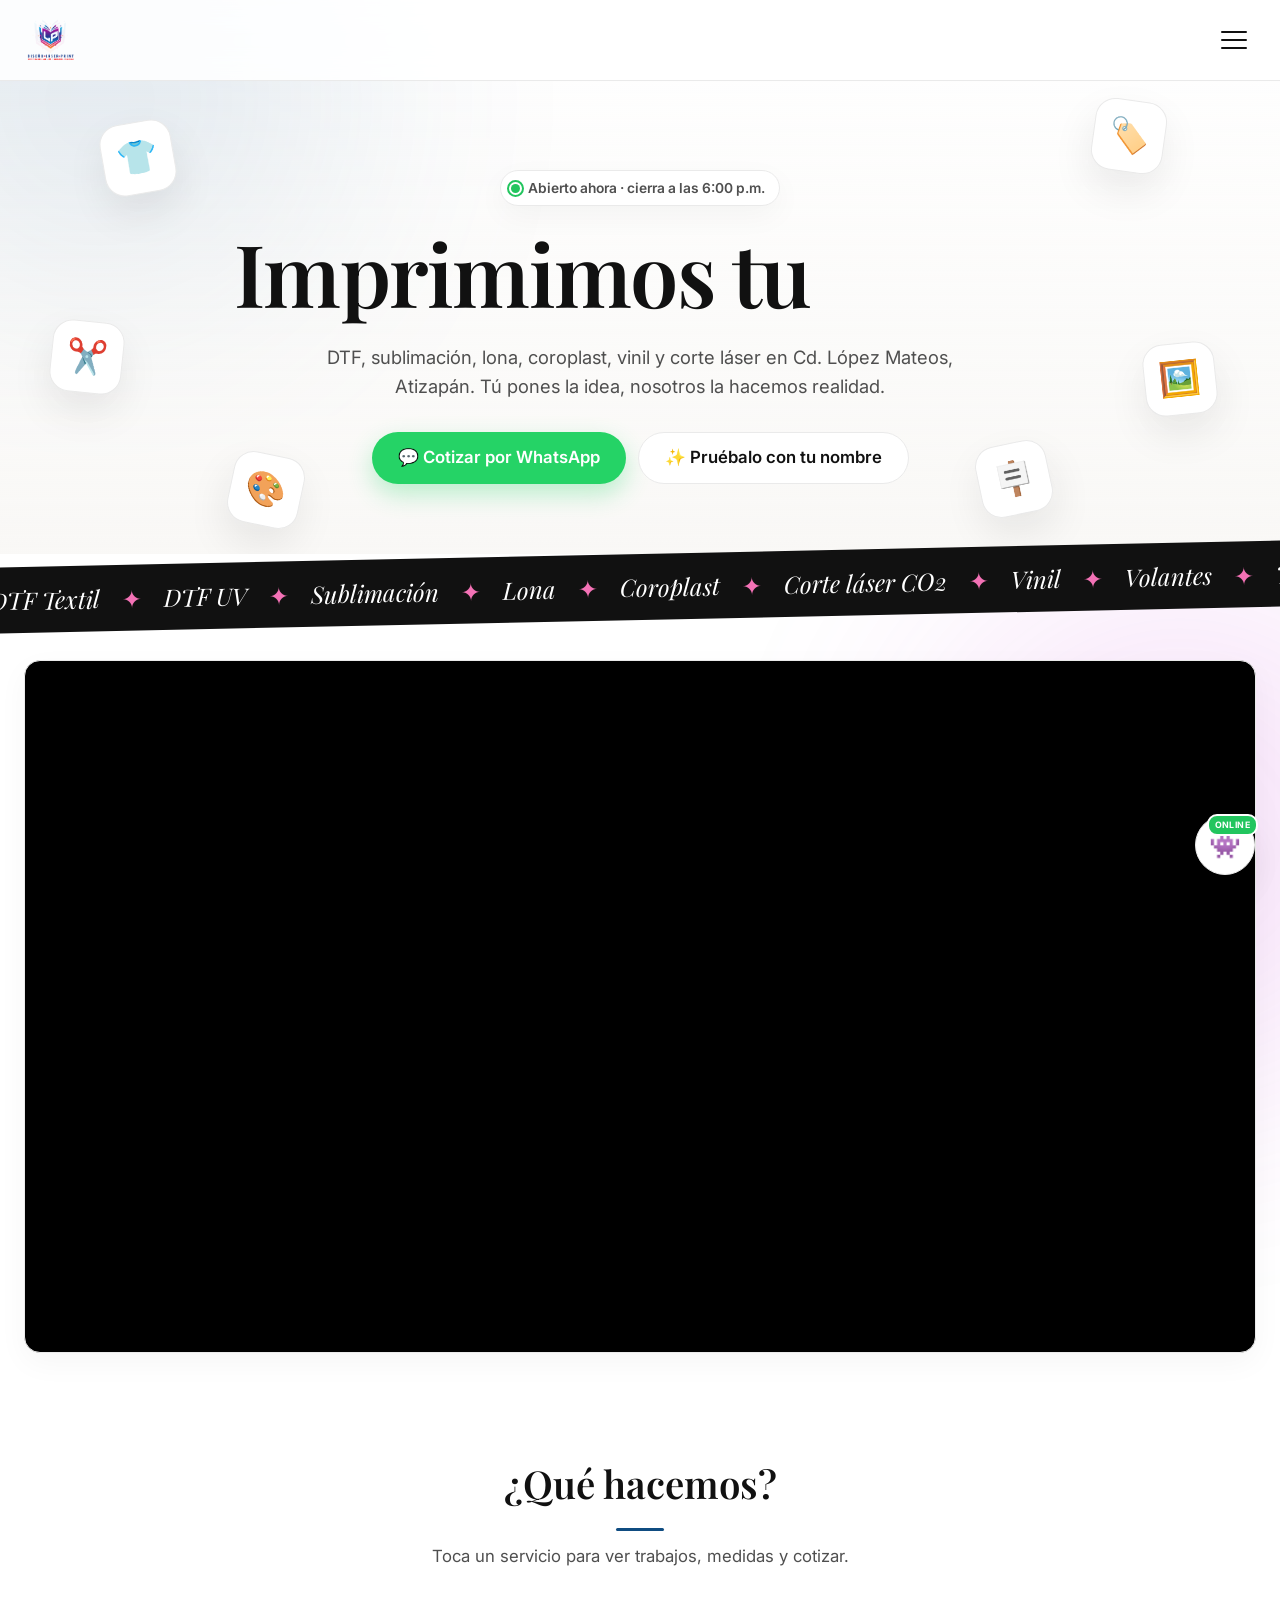
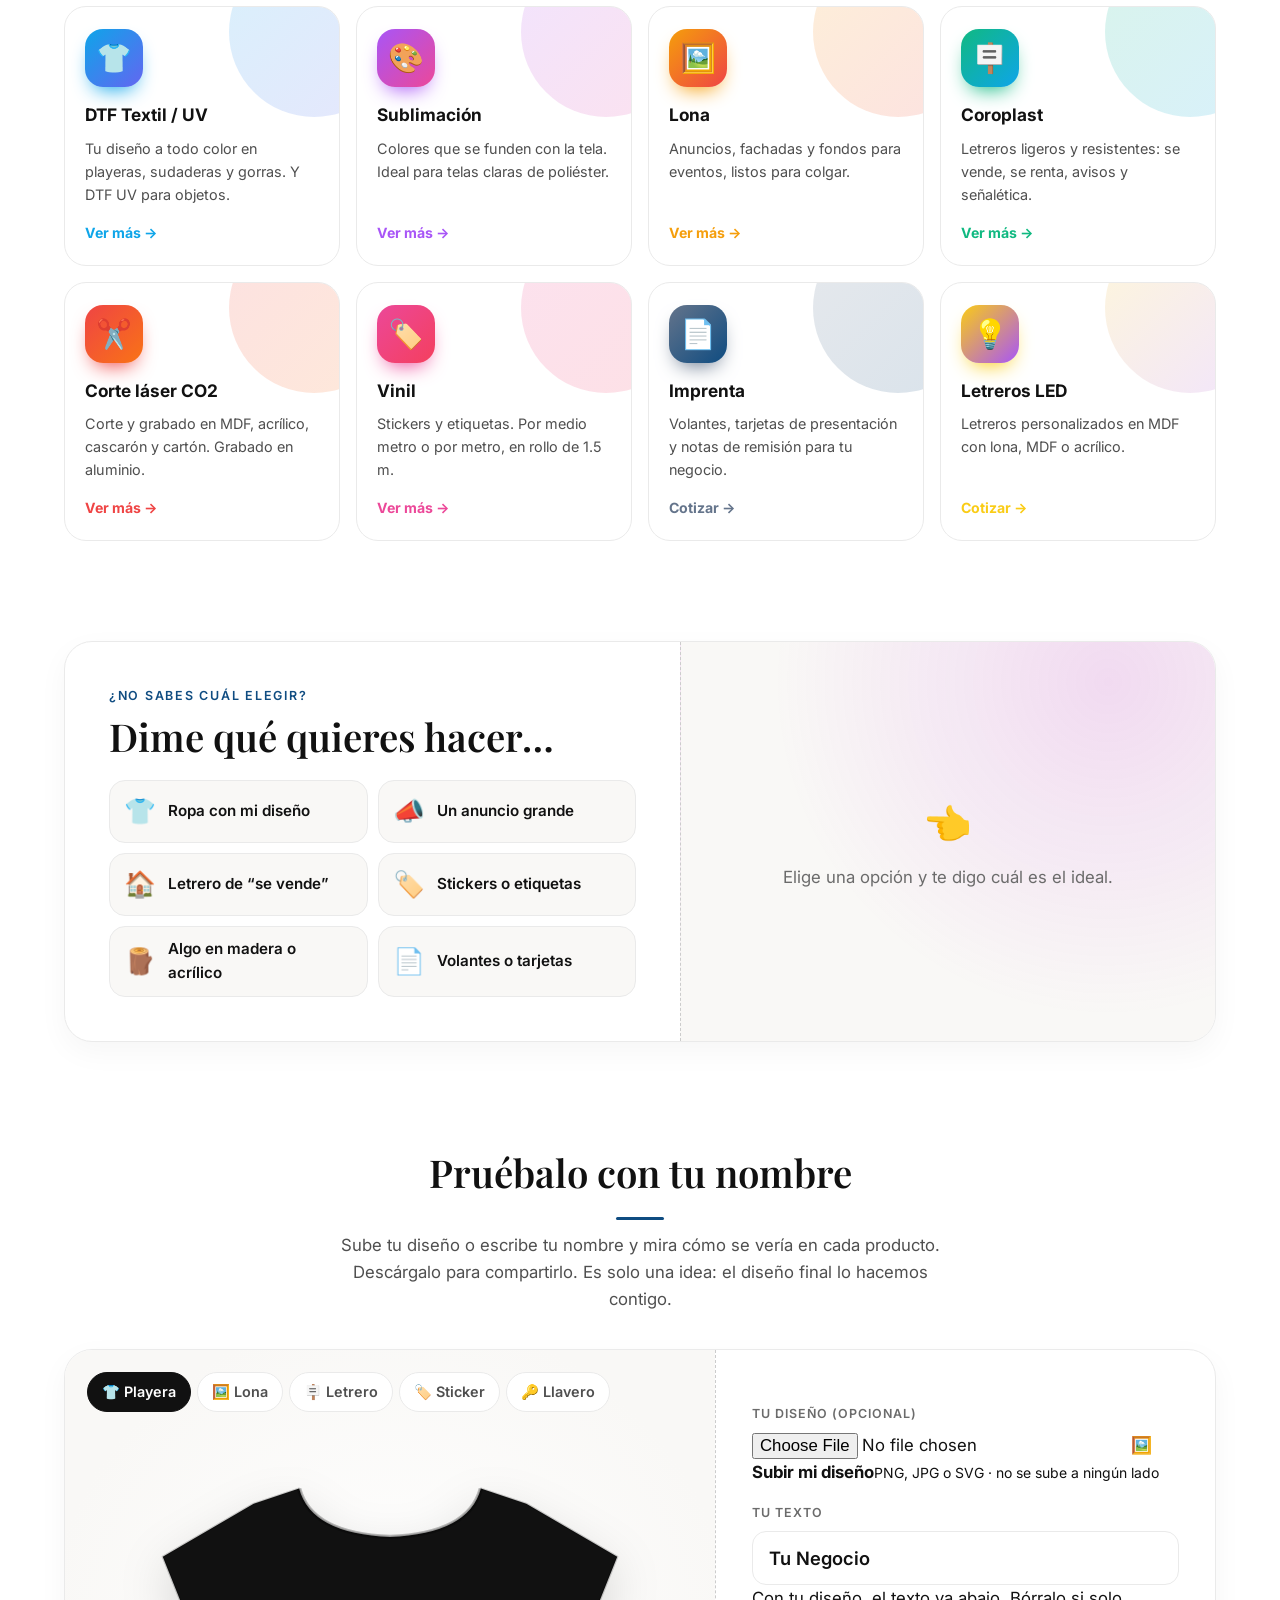
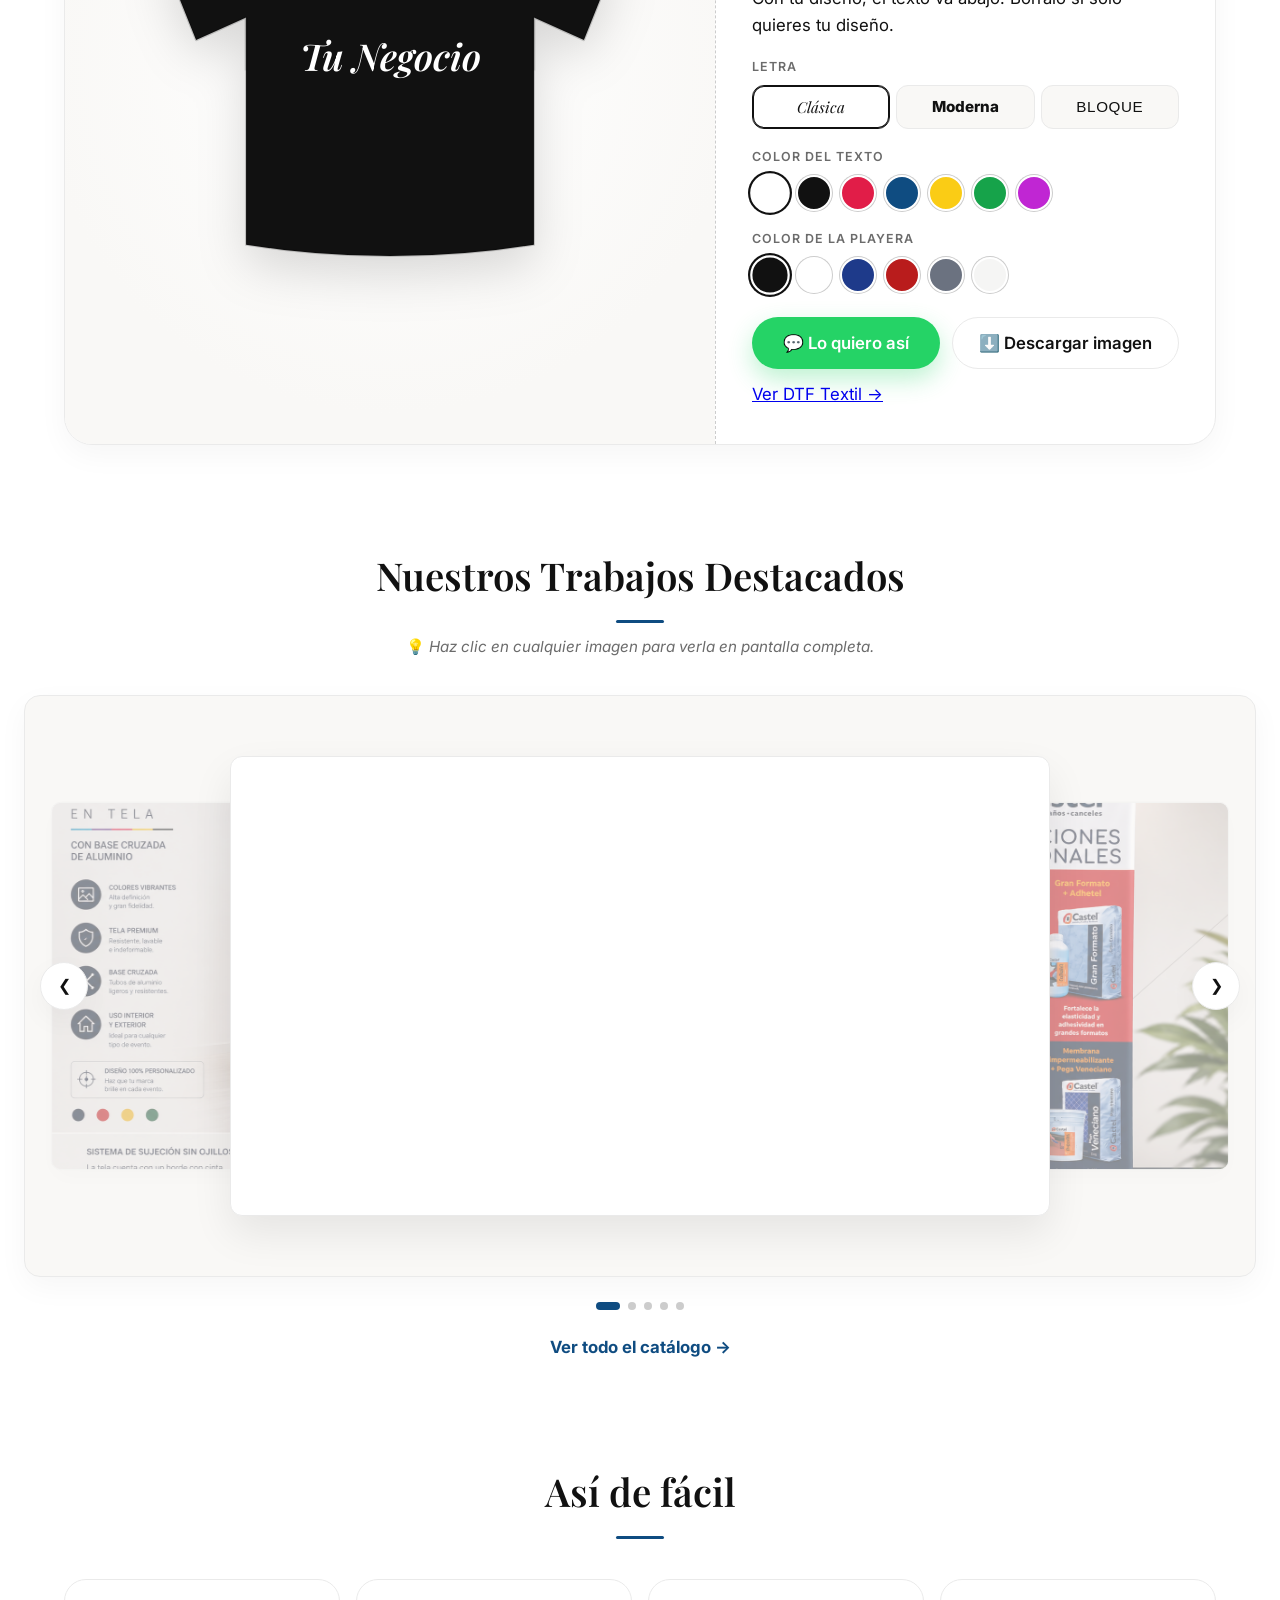
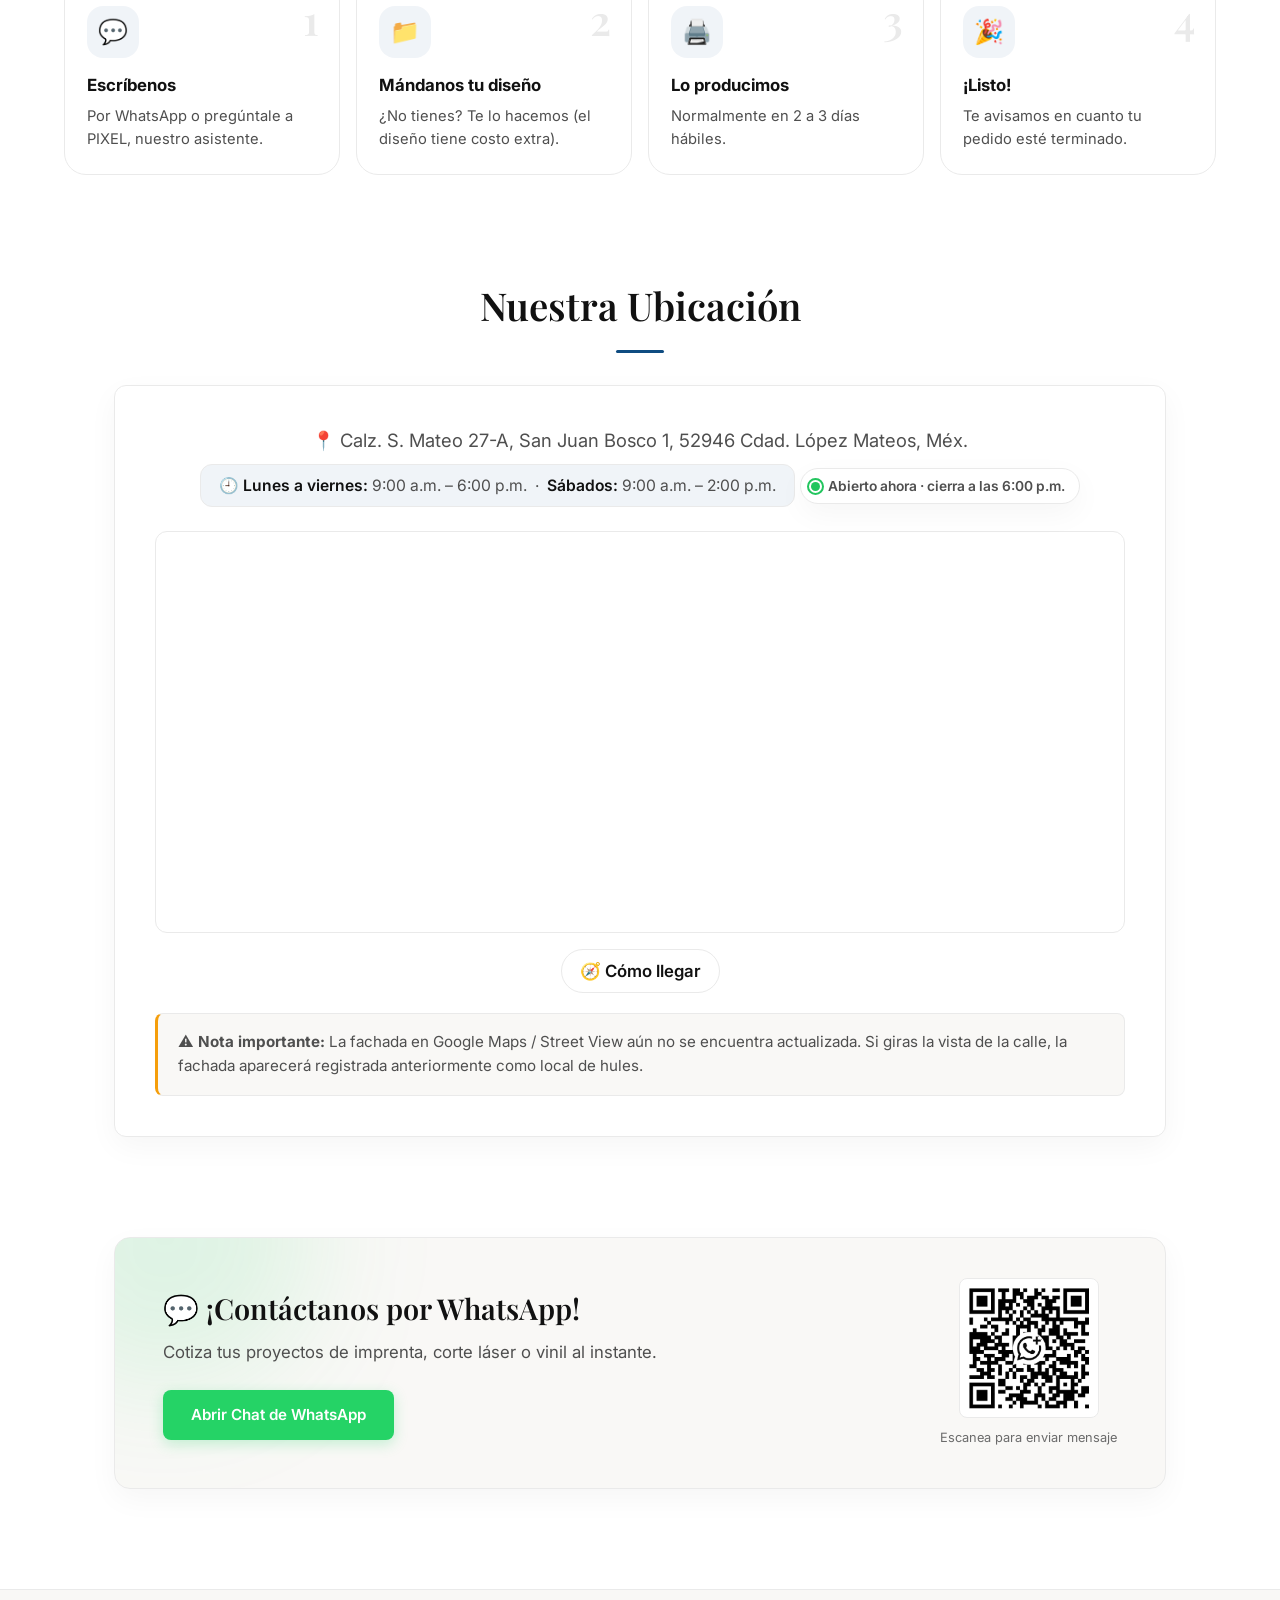
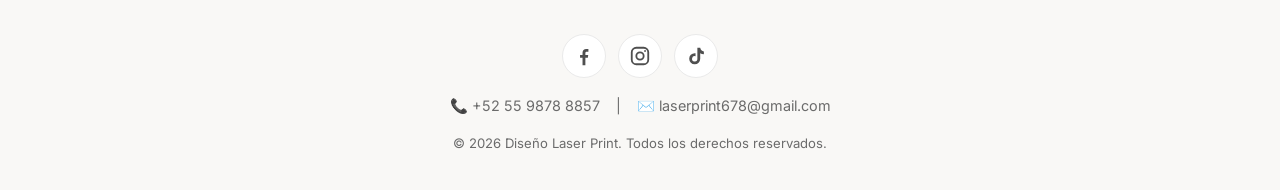
<file: index.html>
<!DOCTYPE html>
<html lang="es-MX">
<head>
  <meta charset="UTF-8">
  <meta name="viewport" content="width=device-width, initial-scale=1.0">
  <title>Diseño Laser Print | Imprenta, Corte Láser, DTF y Sublimación en Atizapán</title>

  <!-- Aplica el tema ANTES de pintar la página (evita el parpadeo) -->
  <script>
    (function () {
      try {
        var t = localStorage.getItem('theme');
        if (!t) t = window.matchMedia('(prefers-color-scheme: dark)').matches ? 'dark' : 'light';
        document.documentElement.setAttribute('data-theme', t);
      } catch (e) {}
    })();
  </script>

  <meta name="google-site-verification" content="6fQEs5RK94f_O7tvIjwfMnkYx1IQotWOUE_pENHjqmU">
  <meta name="description" content="Imprenta digital en Cd. López Mateos, Atizapán: corte láser de alta precisión, DTF textil y UV, sublimación, lona, coroplast y vinil. Cotiza por WhatsApp.">
  <meta name="robots" content="index, follow">
  <meta name="theme-color" content="#0a0a12">
  <link rel="canonical" href="https://diazvb2506.github.io/laserprint-web/">

  <!-- Vista previa al compartir (WhatsApp, Facebook, X) -->
  <meta property="og:type" content="website">
  <meta property="og:locale" content="es_MX">
  <meta property="og:site_name" content="Diseño Laser Print">
  <meta property="og:title" content="Diseño Laser Print | Imprenta y Corte Láser">
  <meta property="og:description" content="DTF, sublimación, lona, coroplast, vinil y corte láser. Cotiza al instante por WhatsApp.">
  <meta property="og:url" content="https://diazvb2506.github.io/laserprint-web/">
  <meta property="og:image" content="https://diazvb2506.github.io/laserprint-web/uploads/fotos/LOGOTIPO.png">
  <meta name="twitter:card" content="summary_large_image">

  <!-- Favicon (ruta local, más rápido) -->
  <link rel="icon" type="image/png" href="uploads/fotos/LOGOTIPO.png">
  <link rel="apple-touch-icon" href="uploads/fotos/LOGOTIPO.png">

  <!-- Ficha de negocio local para Google -->
  <script type="application/ld+json">
  {
    "@context": "https://schema.org",
    "@type": "LocalBusiness",
    "name": "Diseño Laser Print",
    "url": "https://diazvb2506.github.io/laserprint-web/",
    "logo": "https://diazvb2506.github.io/laserprint-web/uploads/fotos/LOGOTIPO.png",
    "image": "https://diazvb2506.github.io/laserprint-web/uploads/fotos/LOGOTIPO.png",
    "telephone": "+52 55 9878 8857",
    "email": "laserprint678@gmail.com",
    "address": {
      "@type": "PostalAddress",
      "streetAddress": "Calz. San Mateo 27-A, San Juan Bosco 1",
      "addressLocality": "Ciudad López Mateos, Atizapán de Zaragoza",
      "addressRegion": "Estado de México",
      "postalCode": "52946",
      "addressCountry": "MX"
    },
    "openingHoursSpecification": [
      {
        "@type": "OpeningHoursSpecification",
        "dayOfWeek": ["Monday", "Tuesday", "Wednesday", "Thursday", "Friday"],
        "opens": "09:00",
        "closes": "18:00"
      },
      {
        "@type": "OpeningHoursSpecification",
        "dayOfWeek": "Saturday",
        "opens": "09:00",
        "closes": "14:00"
      }
    ],
    "sameAs": [
      "https://www.facebook.com/PON_AQUI_TU_LINK",
      "https://www.instagram.com/laserprint678/",
      "https://www.tiktok.com/@laserprint2026"
    ]
  }
  </script>

  <link rel="preconnect" href="https://fonts.googleapis.com">
  <link rel="preconnect" href="https://fonts.gstatic.com" crossorigin>
  <link href="https://fonts.googleapis.com/css2?family=Inter:wght@400;500;600;800&family=Playfair+Display:ital,wght@0,500;0,600;1,400&display=swap" rel="stylesheet">

  <link rel="stylesheet" href="index.css?v=1.6">
</head>
<body>

  <div class="bg-glow ambient-cyan" aria-hidden="true"></div>
  <div class="bg-glow ambient-magenta" aria-hidden="true"></div>

  <header class="glass-header">
    <nav class="nav-container" aria-label="Menú principal">
      <a href="index.html" class="logo" aria-label="Diseño Laser Print, ir al inicio">
        <img src="uploads/fotos/LOGOTIPO.png" alt="Diseño Laser Print" class="logo-img"
             onerror="this.onerror=null; this.src='https://placehold.co/260x100/111111/00f0ff?text=DISE%C3%91O+LASERPRINT';">
      </a>

      <button class="mobile-menu-btn" id="mobileMenuBtn" aria-label="Abrir menú" aria-controls="navLinks" aria-expanded="false">
        <span></span>
        <span></span>
        <span></span>
      </button>

      <ul class="nav-links" id="navLinks">
        <li><a href="index.html" class="nav-btn active" aria-current="page">Inicio</a></li>
        <li><a href="dtf.html" class="nav-btn">DTF TEXTIL / UV</a></li>
        <li><a href="sublimacion.html" class="nav-btn">SUBLIMACIÓN</a></li>
        <li><a href="lona.html" class="nav-btn">LONA</a></li>
        <li><a href="coroplast.html" class="nav-btn">COROPLAST</a></li>
        <li><a href="cortelaser.html" class="nav-btn">CORTE LÁSER</a></li>
        <li><a href="vinil.html" class="nav-btn">VINIL</a></li>
        <li><a href="categoria.html" class="nav-btn">CATÁLOGO</a></li>
        <li><a href="login.html" class="nav-btn btn-admin" rel="nofollow">Iniciar Sesión Admin</a></li>
        <li>
          <button id="themeToggleBtn" class="theme-toggle-btn" aria-label="Cambiar tema claro u oscuro">🌙</button>
        </li>
      </ul>
    </nav>
  </header>

  <main>
    <!-- ===== Portada ===== -->
    <section class="hero-section">
      <div class="hero-flotantes" id="heroFlotantes" aria-hidden="true">
        <span class="flota f1">👕</span>
        <span class="flota f2">🏷️</span>
        <span class="flota f3">✂️</span>
        <span class="flota f4">🖼️</span>
        <span class="flota f5">🎨</span>
        <span class="flota f6">🪧</span>
      </div>

      <div class="hero-content">
        <p class="estado-tienda" id="estadoTienda" hidden>
          <span class="estado-punto" aria-hidden="true"></span>
          <span id="estadoTexto"></span>
        </p>

        <h1 class="hero-title">
          Imprimimos tu
          <span class="rotador" id="rotador" aria-live="polite"><span class="text-gradient">idea</span></span>
        </h1>
        <p class="hero-subtitle">DTF, sublimación, lona, coroplast, vinil y corte láser en Cd. López Mateos, Atizapán. Tú pones la idea, nosotros la hacemos realidad.</p>

        <div class="inicio-acciones">
          <a class="hero-cta" href="https://wa.me/5215598788857?text=Hola%20Laser%20Print%2C%20quiero%20cotizar%20un%20trabajo" target="_blank" rel="noopener noreferrer">💬 Cotizar por WhatsApp</a>
          <a class="hero-sec" href="#pruebalo">✨ Pruébalo con tu nombre</a>
        </div>
      </div>
    </section>

    <!-- ===== Cinta de servicios ===== -->
    <div class="cinta" aria-hidden="true">
      <div class="cinta-pista">
        <span>DTF Textil</span><i>✦</i><span>DTF UV</span><i>✦</i><span>Sublimación</span><i>✦</i><span>Lona</span><i>✦</i><span>Coroplast</span><i>✦</i><span>Corte láser CO2</span><i>✦</i><span>Vinil</span><i>✦</i><span>Volantes</span><i>✦</i><span>Tarjetas</span><i>✦</i><span>Letreros LED</span><i>✦</i>
        <span>DTF Textil</span><i>✦</i><span>DTF UV</span><i>✦</i><span>Sublimación</span><i>✦</i><span>Lona</span><i>✦</i><span>Coroplast</span><i>✦</i><span>Corte láser CO2</span><i>✦</i><span>Vinil</span><i>✦</i><span>Volantes</span><i>✦</i><span>Tarjetas</span><i>✦</i><span>Letreros LED</span><i>✦</i>
      </div>
    </div>

    <section class="video-section" aria-label="Video de presentación">
      <div class="video-container glass-card" id="videoWrapper">
        <video id="presentacionVideo" class="hero-gif-img" autoplay loop muted playsinline preload="metadata">
          <source src="uploads/videos/presentacion4.mp4" type="video/mp4">
          Tu navegador no soporta la reproducción de video HTML5.
        </video>
      </div>
    </section>

    <!-- ===== Servicios ===== -->
    <section class="inicio-bloque" id="servicios" aria-labelledby="serviciosTitulo">
      <h2 class="section-title" id="serviciosTitulo">¿Qué hacemos?</h2>
      <p class="seccion-sub">Toca un servicio para ver trabajos, medidas y cotizar.</p>

      <div class="servicios">
        <a class="servicio revelar" href="dtf.html" style="--c1:#0EA5E9;--c2:#6366F1">
          <span class="servicio-arte" aria-hidden="true">👕</span>
          <h3>DTF Textil / UV</h3>
          <p>Tu diseño a todo color en playeras, sudaderas y gorras. Y DTF UV para objetos.</p>
          <span class="servicio-ir">Ver más →</span>
        </a>
        <a class="servicio revelar" href="sublimacion.html" style="--c1:#A855F7;--c2:#EC4899">
          <span class="servicio-arte" aria-hidden="true">🎨</span>
          <h3>Sublimación</h3>
          <p>Colores que se funden con la tela. Ideal para telas claras de poliéster.</p>
          <span class="servicio-ir">Ver más →</span>
        </a>
        <a class="servicio revelar" href="lona.html" style="--c1:#F59E0B;--c2:#EF4444">
          <span class="servicio-arte" aria-hidden="true">🖼️</span>
          <h3>Lona</h3>
          <p>Anuncios, fachadas y fondos para eventos, listos para colgar.</p>
          <span class="servicio-ir">Ver más →</span>
        </a>
        <a class="servicio revelar" href="coroplast.html" style="--c1:#10B981;--c2:#0EA5E9">
          <span class="servicio-arte" aria-hidden="true">🪧</span>
          <h3>Coroplast</h3>
          <p>Letreros ligeros y resistentes: se vende, se renta, avisos y señalética.</p>
          <span class="servicio-ir">Ver más →</span>
        </a>
        <a class="servicio revelar" href="cortelaser.html" style="--c1:#EF4444;--c2:#F97316">
          <span class="servicio-arte" aria-hidden="true">✂️</span>
          <h3>Corte láser CO2</h3>
          <p>Corte y grabado en MDF, acrílico, cascarón y cartón. Grabado en aluminio.</p>
          <span class="servicio-ir">Ver más →</span>
        </a>
        <a class="servicio revelar" href="vinil.html" style="--c1:#EC4899;--c2:#F43F5E">
          <span class="servicio-arte" aria-hidden="true">🏷️</span>
          <h3>Vinil</h3>
          <p>Stickers y etiquetas. Por medio metro o por metro, en rollo de 1.5 m.</p>
          <span class="servicio-ir">Ver más →</span>
        </a>
        <a class="servicio revelar wa-servicio" data-msg="Hola Laser Print, quiero cotizar volantes / tarjetas de presentación / notas de remisión" href="https://wa.me/5215598788857" target="_blank" rel="noopener noreferrer" style="--c1:#64748B;--c2:#0F4C81">
          <span class="servicio-arte" aria-hidden="true">📄</span>
          <h3>Imprenta</h3>
          <p>Volantes, tarjetas de presentación y notas de remisión para tu negocio.</p>
          <span class="servicio-ir">Cotizar →</span>
        </a>
        <a class="servicio revelar wa-servicio" data-msg="Hola Laser Print, quiero cotizar un letrero LED" href="https://wa.me/5215598788857" target="_blank" rel="noopener noreferrer" style="--c1:#FACC15;--c2:#A855F7">
          <span class="servicio-arte" aria-hidden="true">💡</span>
          <h3>Letreros LED</h3>
          <p>Letreros personalizados en MDF con lona, MDF o acrílico.</p>
          <span class="servicio-ir">Cotizar →</span>
        </a>
      </div>
    </section>

    <!-- ===== ¿Qué necesitas? ===== -->
    <section class="inicio-bloque" id="necesitas" aria-labelledby="necesitasTitulo">
      <div class="necesitas revelar">
        <div class="necesitas-pregunta">
          <p class="mini-etq">¿No sabes cuál elegir?</p>
          <h2 id="necesitasTitulo">Dime qué quieres hacer…</h2>
          <div class="opciones-grandes" id="opcionesNecesitas" role="group" aria-label="Opciones">
            <button type="button" data-n="ropa"><span>👕</span>Ropa con mi diseño</button>
            <button type="button" data-n="anuncio"><span>📣</span>Un anuncio grande</button>
            <button type="button" data-n="letrero"><span>🏠</span>Letrero de “se vende”</button>
            <button type="button" data-n="stickers"><span>🏷️</span>Stickers o etiquetas</button>
            <button type="button" data-n="madera"><span>🪵</span>Algo en madera o acrílico</button>
            <button type="button" data-n="papel"><span>📄</span>Volantes o tarjetas</button>
          </div>
        </div>

        <div class="necesitas-respuesta" id="respuestaNecesitas" aria-live="polite">
          <div class="resp-vacia">
            <span class="resp-flecha" aria-hidden="true">👈</span>
            <p>Elige una opción y te digo cuál es el ideal.</p>
          </div>
        </div>
      </div>
    </section>

    <!-- ===== Pruébalo con tu nombre ===== -->
    <section class="inicio-bloque" id="pruebalo" aria-labelledby="pruebaloTitulo">
      <h2 class="section-title" id="pruebaloTitulo">Pruébalo con tu nombre</h2>
      <p class="seccion-sub">Sube tu diseño o escribe tu nombre y mira cómo se vería en cada producto. Descárgalo para compartirlo. Es solo una idea: el diseño final lo hacemos contigo.</p>

      <div class="estudio revelar">
        <div class="estudio-vista">
          <div class="productos" id="productos" role="tablist" aria-label="Producto">
            <button type="button" role="tab" data-p="playera" aria-selected="true">👕 Playera</button>
            <button type="button" role="tab" data-p="lona" aria-selected="false">🖼️ Lona</button>
            <button type="button" role="tab" data-p="letrero" aria-selected="false">🪧 Letrero</button>
            <button type="button" role="tab" data-p="sticker" aria-selected="false">🏷️ Sticker</button>
            <button type="button" role="tab" data-p="llavero" aria-selected="false">🔑 Llavero</button>
          </div>
          <div class="maqueta" id="maqueta" role="img" aria-label="Vista previa"></div>
        </div>

        <div class="estudio-controles">
          <div class="est-lados" id="estLados" role="group" aria-label="Lado de la playera" hidden>
            <span>Editando:</span>
            <button type="button" data-lado="frente" aria-pressed="true">👕 Frente</button>
            <button type="button" data-lado="espalda" aria-pressed="false">🔄 Espalda</button>
          </div>

          <span class="est-etq">Tu diseño <span class="est-opc">(opcional)</span></span>
          <label class="est-subir">
            <input type="file" id="estArchivo" accept="image/png,image/jpeg,image/webp,image/gif,image/svg+xml">
            <span class="est-subir-mini" id="estSubirMini" aria-hidden="true">🖼️</span>
            <span class="est-subir-txt"><strong id="estSubirTexto">Subir mi diseño</strong><small>PNG, JPG o SVG · no se sube a ningún lado</small></span>
          </label>
          <div class="est-diseno-extras" id="estDisenoExtras" hidden>
            <label class="est-tamano">
              <span>Tamaño</span>
              <input type="range" id="estTamano" min="40" max="100" value="100" aria-label="Tamaño del diseño">
            </label>
            <button type="button" class="est-quitar" id="estQuitar">Quitar</button>
          </div>

          <label class="est-etq" for="pruebaTexto">Tu texto</label>
          <input type="text" id="pruebaTexto" class="est-input" maxlength="28" value="Tu Negocio" autocomplete="off">
          <p class="est-ayuda">Con tu diseño, el texto va abajo. Bórralo si solo quieres tu diseño.</p>

          <span class="est-etq">Letra</span>
          <div class="est-letras" id="estLetras" role="group" aria-label="Tipo de letra">
            <button type="button" data-f="clasica" aria-pressed="true" style="font-family:var(--font-heading);font-style:italic">Clásica</button>
            <button type="button" data-f="moderna" aria-pressed="false" style="font-weight:800">Moderna</button>
            <button type="button" data-f="bloque" aria-pressed="false" style="font-family:Impact,'Arial Black',sans-serif;letter-spacing:.04em">BLOQUE</button>
          </div>

          <span class="est-etq">Color del texto</span>
          <div class="muestras" id="colorTexto" role="group" aria-label="Color del texto"></div>

          <span class="est-etq" id="etqFondo">Color de fondo</span>
          <div class="muestras" id="colorFondo" role="group" aria-label="Color de fondo"></div>

          <p class="est-nota" id="estNota"></p>

          <div class="est-acciones">
            <a class="hero-cta" id="estWhatsapp" href="#" target="_blank" rel="noopener noreferrer">💬 Lo quiero así</a>
            <button type="button" class="hero-sec" id="estDescargar">⬇️ Descargar imagen</button>
            <a class="est-ver" id="estVer" href="dtf.html">Ver más</a>
          </div>
        </div>
      </div>
    </section>

    <!-- ===== Trabajos destacados ===== -->
    <section class="carousel-section" aria-labelledby="trabajosTitulo">
      <h2 class="section-title" id="trabajosTitulo">Nuestros Trabajos Destacados</h2>

      <p class="carousel-hint">💡 <i>Haz clic en cualquier imagen para verla en pantalla completa.</i></p>

      <div class="carousel-wrapper glass-card">
        <button class="carousel-btn prev-btn" id="prevBtn" aria-label="Trabajo anterior">❮</button>

        <div class="carousel-track-container">
          <div class="carousel-track" id="carouselTrack"></div>
        </div>

        <button class="carousel-btn next-btn" id="nextBtn" aria-label="Trabajo siguiente">❯</button>
      </div>
      <div class="carousel-dots" id="carouselDots"></div>
      <p class="ver-catalogo"><a href="categoria.html">Ver todo el catálogo →</a></p>
    </section>

    <!-- ===== Así trabajamos ===== -->
    <section class="inicio-bloque" aria-labelledby="pasosTitulo">
      <h2 class="section-title" id="pasosTitulo">Así de fácil</h2>
      <ol class="pasos-inicio">
        <li class="revelar">
          <span class="paso-icono" aria-hidden="true">💬</span>
          <h3>Escríbenos</h3>
          <p>Por WhatsApp o pregúntale a PIXEL, nuestro asistente.</p>
        </li>
        <li class="revelar">
          <span class="paso-icono" aria-hidden="true">📁</span>
          <h3>Mándanos tu diseño</h3>
          <p>¿No tienes? Te lo hacemos (el diseño tiene costo extra).</p>
        </li>
        <li class="revelar">
          <span class="paso-icono" aria-hidden="true">🖨️</span>
          <h3>Lo producimos</h3>
          <p>Normalmente en 2 a 3 días hábiles.</p>
        </li>
        <li class="revelar">
          <span class="paso-icono" aria-hidden="true">🎉</span>
          <h3>¡Listo!</h3>
          <p>Te avisamos en cuanto tu pedido esté terminado.</p>
        </li>
      </ol>
    </section>

    <section class="location-section" aria-labelledby="ubicacionTitulo">
      <h2 class="section-title" id="ubicacionTitulo">Nuestra Ubicación</h2>
      <div class="location-card glass-card">
        <p class="location-address">📍 Calz. S. Mateo 27-A, San Juan Bosco 1, 52946 Cdad. López Mateos, Méx.</p>
        <p class="location-hours">🕘 <b>Lunes a viernes:</b> 9:00 a.m. – 6:00 p.m. &nbsp;·&nbsp; <b>Sábados:</b> 9:00 a.m. – 2:00 p.m.</p>
        <p class="estado-tienda en-mapa" id="estadoTienda2" hidden>
          <span class="estado-punto" aria-hidden="true"></span>
          <span id="estadoTexto2"></span>
        </p>

        <div class="map-container">
          <iframe
            title="Mapa de ubicación de Diseño Laser Print"
            src="https://maps.google.com/maps?q=Calz.+S.+Mateo+27-A,+San+Juan+Bosco+1,+52946+Cdad.+L%C3%B3pez+Mateos,+M%C3%A9x.&t=&z=16&ie=UTF8&iwloc=&output=embed"
            width="100%"
            height="400"
            style="border:0;"
            allowfullscreen=""
            loading="lazy"
            referrerpolicy="no-referrer-when-downgrade">
          </iframe>
        </div>

        <a class="como-llegar" href="https://www.google.com/maps/dir/?api=1&destination=Calz.+San+Mateo+27-A,+San+Juan+Bosco+1,+52946+Ciudad+L%C3%B3pez+Mateos,+M%C3%A9x." target="_blank" rel="noopener noreferrer">🧭 Cómo llegar</a>

        <div class="streetview-note">
          ⚠️ <b>Nota importante:</b> La fachada en Google Maps / Street View aún no se encuentra actualizada. Si giras la vista de la calle, la fachada aparecerá registrada anteriormente como local de hules.
        </div>
      </div>
    </section>

    <section class="whatsapp-section" aria-label="Contacto por WhatsApp">
      <div class="whatsapp-card glass-card">
        <div class="whatsapp-info">
          <h3>💬 ¡Contáctanos por WhatsApp!</h3>
          <p>Cotiza tus proyectos de imprenta, corte láser o vinil al instante.</p>
          <a href="https://wa.me/5215598788857?text=Hola%20Laser%20Print%2C%20quiero%20cotizar%20un%20trabajo"
             target="_blank" rel="noopener noreferrer" class="whatsapp-btn">
            <span>Abrir Chat de WhatsApp</span>
          </a>
        </div>

        <div class="whatsapp-qr-container">
          <img src="uploads/fotos/qr.png"
               alt="Código QR para escribir por WhatsApp a Diseño Laser Print"
               class="whatsapp-qr"
               width="180" height="180"
               loading="lazy"
               onerror="this.onerror=null; this.src='https://placehold.co/180x180/111111/00f0ff?text=QR+WhatsApp';">
          <span class="qr-label">Escanea para enviar mensaje</span>
        </div>
      </div>
    </section>
  </main>

  <footer class="glass-footer">
    <div class="footer-content">
      <div class="footer-social">
        <a href="https://www.facebook.com/PON_AQUI_TU_LINK" target="_blank" rel="noopener noreferrer" aria-label="Facebook de Laser Print">
          <svg viewBox="0 0 24 24" width="22" height="22" fill="currentColor" aria-hidden="true"><path d="M13.5 22v-8h2.7l.4-3.2h-3.1V8.8c0-.9.3-1.5 1.6-1.5h1.7V4.4c-.3 0-1.3-.1-2.4-.1-2.4 0-4 1.5-4 4.1v2.4H7.7V14h2.7v8h3.1z"/></svg>
        </a>
        <a href="https://www.instagram.com/laserprint678/" target="_blank" rel="noopener noreferrer" aria-label="Instagram de Laser Print">
          <svg viewBox="0 0 24 24" width="22" height="22" fill="none" stroke="currentColor" stroke-width="2" aria-hidden="true"><rect x="3" y="3" width="18" height="18" rx="5"/><circle cx="12" cy="12" r="4"/><circle cx="17.5" cy="6.5" r="1" fill="currentColor" stroke="none"/></svg>
        </a>
        <a href="https://www.tiktok.com/@laserprint2026" target="_blank" rel="noopener noreferrer" aria-label="TikTok de Laser Print">
          <svg viewBox="0 0 24 24" width="22" height="22" fill="currentColor" aria-hidden="true"><path d="M16.6 3c.4 2.2 1.9 3.8 4 4v3.1c-1.5 0-2.9-.5-4-1.2V15a6 6 0 1 1-6-6c.3 0 .6 0 .9.1v3.2a2.9 2.9 0 1 0 2 2.7V3h3.1z"/></svg>
        </a>
      </div>

      <div class="footer-contact">
        <a href="tel:+525598788857">📞 +52 55 9878 8857</a>
        <span class="footer-separator">|</span>
        <a href="mailto:laserprint678@gmail.com">✉️ laserprint678@gmail.com</a>
      </div>

      <p class="footer-rights">© <span id="year">2026</span> Diseño Laser Print. Todos los derechos reservados.</p>
    </div>
  </footer>

  <div id="imageModal" class="image-modal" role="dialog" aria-modal="true" aria-label="Imagen ampliada">
    <button type="button" class="image-modal-close" id="modalClose" aria-label="Cerrar imagen">×</button>
    <img class="image-modal-content" id="modalImg" alt="Vista ampliada">
    <div id="modalCaption" class="image-modal-caption"></div>
  </div>

  <button id="pixelToggleBtn" class="pixel-toggle-btn" aria-label="Hablar con PIXEL IA" aria-controls="pixelChatWidget">
    <div class="pixel-avatar-icon" aria-hidden="true">👾</div>
    <span class="pixel-pulse-badge">ONLINE</span>
  </button>

  <div id="pixelChatWidget" class="pixel-chat-widget" role="dialog" aria-label="Chat con PIXEL AI">
    <div class="pixel-chat-header">
      <div class="pixel-header-info">
        <span class="pixel-header-avatar" aria-hidden="true">👾</span>
        <div>
          <h3 class="pixel-title">PIXEL AI</h3>
          <p class="pixel-subtitle">La IA Oficial de Diseño Laser Print</p>
        </div>
      </div>
      <button id="pixelCloseBtn" class="pixel-close-btn" aria-label="Cerrar chat">✕</button>
    </div>

    <div id="pixelChatMessages" class="pixel-chat-messages" aria-live="polite">
      <div class="pixel-msg pixel-bot-msg">
        <div class="pixel-msg-bubble">
          ¡Hola! Soy <b>PIXEL</b>, La IA Oficial de <b>Diseño Laser Print</b>. 🕹️✨<br><br>
          Te ayudo con cotizaciones, especificaciones técnicas de DTF, Lona, Corte Láser, Sublimación y resolución de dudas sobre tus diseños.<br><br>
          🎨 <i>Ten en cuenta que el servicio de diseño tiene un costo extra dependiendo de la complejidad.</i><br><br>
          <i>¡Selecciona una opción rápida o escribe lo que necesites!</i>
        </div>
      </div>
    </div>

    <div class="pixel-quick-prompts" id="pixelQuickPrompts">
      <button class="pixel-prompt-btn" data-prompt="como preparo mis archivos">📁 ¿Cómo preparo mis archivos?</button>
      <button class="pixel-prompt-btn" data-prompt="dtf textil">👕 Precios y medidas DTF</button>
      <button class="pixel-prompt-btn" data-prompt="volantes">📄 Volantes</button>
      <button class="pixel-prompt-btn" data-prompt="tarjetas de presentacion">🎴 Tarjetas de Presentación</button>
      <button class="pixel-prompt-btn" data-prompt="notas de remision">📝 Notas de Remisión</button>
      <button class="pixel-prompt-btn" data-prompt="ubicacion">📍 Ubicación y Horarios</button>
      <button class="pixel-prompt-btn" data-prompt="whatsapp">💬 Cotizar por WhatsApp</button>
    </div>

    <form class="pixel-chat-form" id="pixelChatForm">
      <input type="text" id="pixelInput" class="pixel-input" placeholder="Escribe tu duda a PIXEL..." autocomplete="off" aria-label="Escribe tu mensaje para PIXEL">
      <button type="submit" id="pixelSendBtn" class="pixel-send-btn">ENVIAR</button>
    </form>
  </div>

  <script>
    document.addEventListener('DOMContentLoaded', () => {
      // Año automático en el footer
      const year = document.getElementById('year');
      if (year) year.textContent = new Date().getFullYear();

      // Botón de tema claro / oscuro
      const btn = document.getElementById('themeToggleBtn');
      const root = document.documentElement;
      const setIcon = () => { if (btn) btn.textContent = root.dataset.theme === 'dark' ? '☀️' : '🌙'; };
      setIcon();

      btn?.addEventListener('click', () => {
        const nuevo = root.dataset.theme === 'dark' ? 'light' : 'dark';
        root.dataset.theme = nuevo;
        try { localStorage.setItem('theme', nuevo); } catch (e) {}
        setIcon();
      });
    });
  </script>

  <script src="index.js?v=1.6" defer></script>
</body>
</html>
</file>
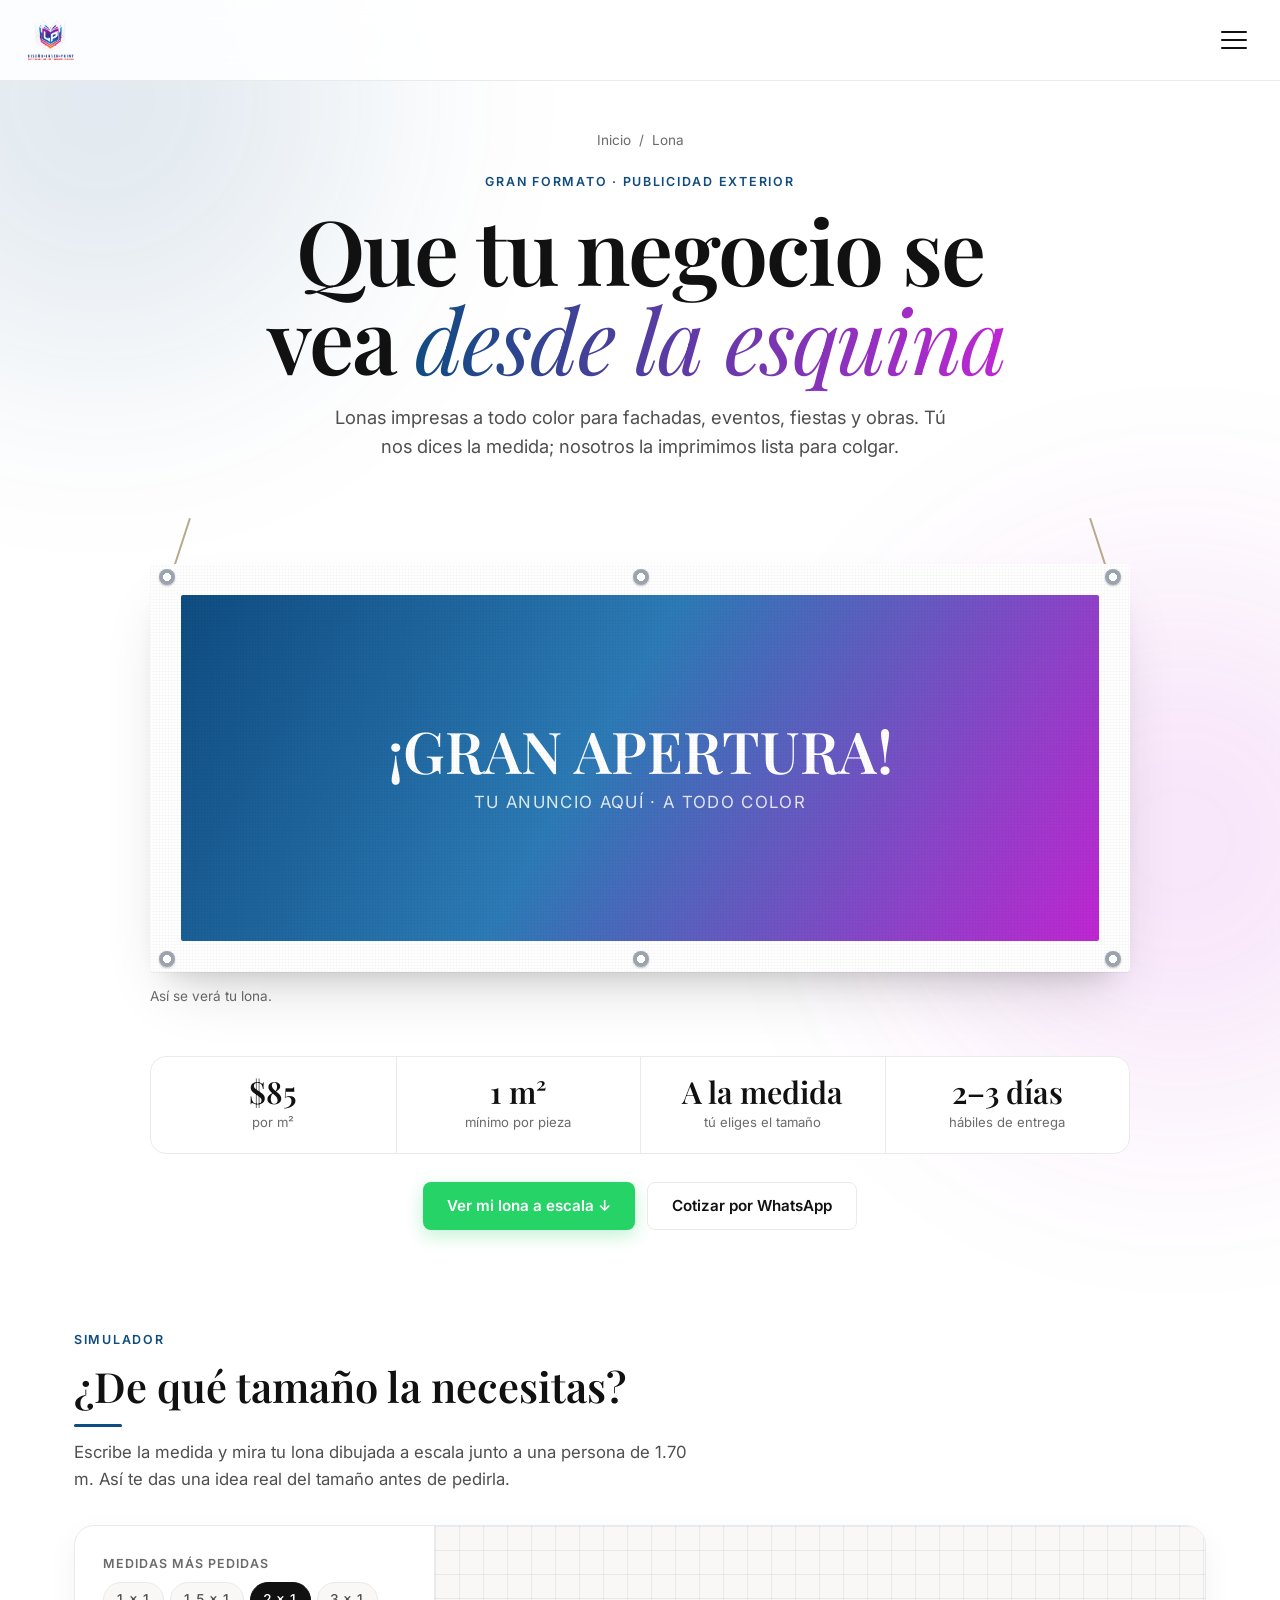
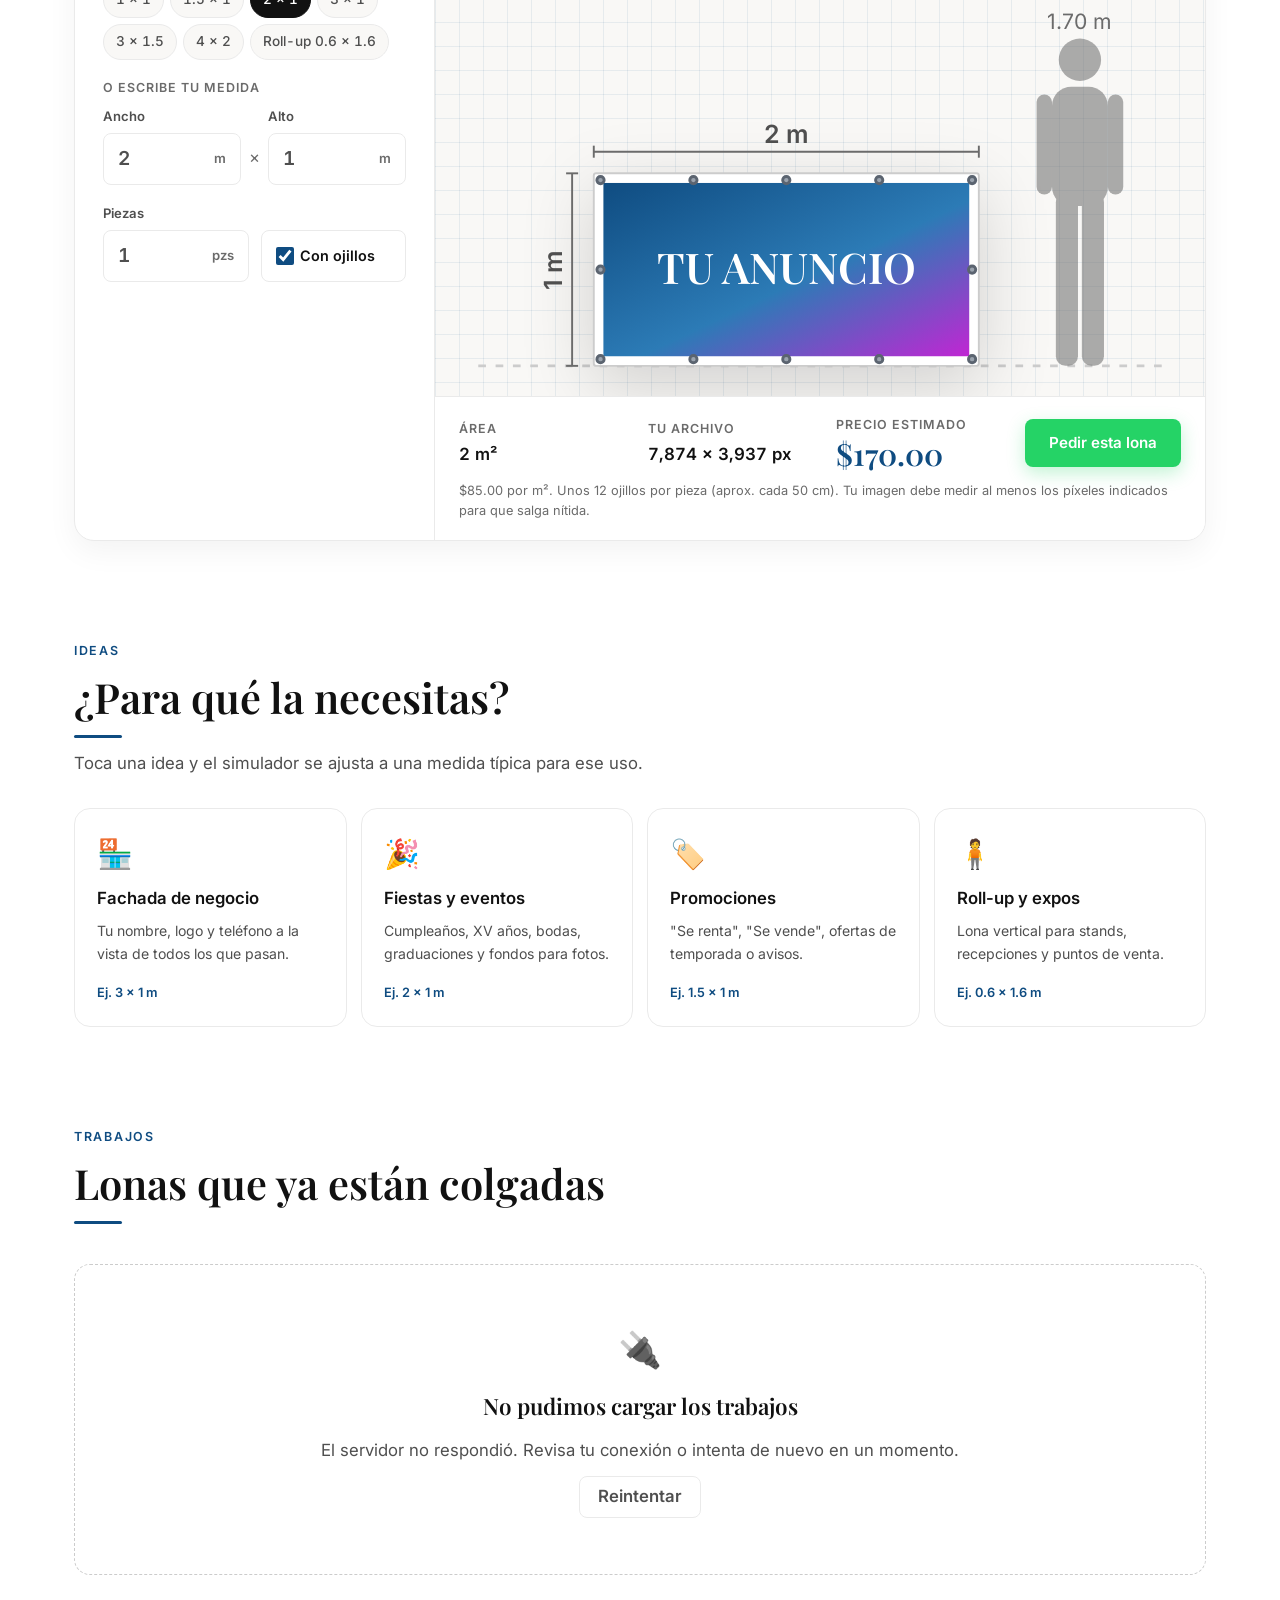
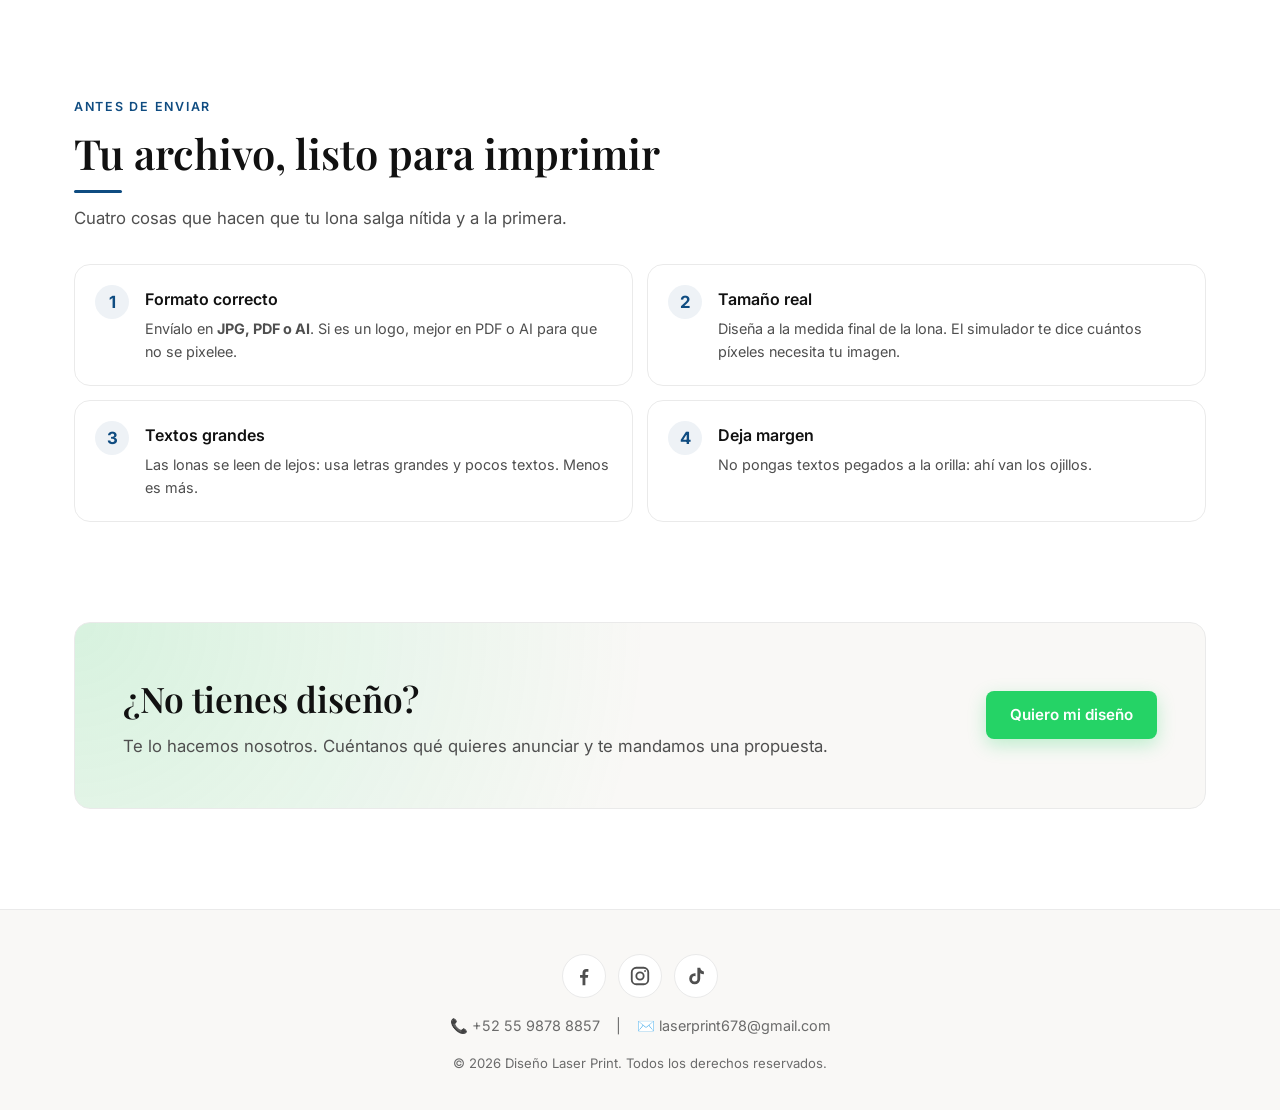
<file: admin.html>
<!DOCTYPE html>
<html lang="es-MX">
<head>
  <meta charset="UTF-8">
  <meta name="viewport" content="width=device-width, initial-scale=1.0">
  <title>Panel de Administración | Diseño Laser Print</title>

  <!-- El panel nunca debe aparecer en Google -->
  <meta name="robots" content="noindex, nofollow">
  <meta name="referrer" content="same-origin">

  <!-- Tema (mismo que el sitio) antes de pintar, para evitar el parpadeo -->
  <script>
    (function () {
      try {
        var t = localStorage.getItem('theme');
        if (!t) t = window.matchMedia('(prefers-color-scheme: dark)').matches ? 'dark' : 'light';
        document.documentElement.setAttribute('data-theme', t);
      } catch (e) {}
    })();
  </script>

  <!-- Si no hay sesión, al login antes de mostrar nada.
       (La protección real está en el servidor: sin pase válido no acepta cambios.) -->
  <script>
    try {
      var s = JSON.parse(localStorage.getItem('lpAdminSesion') || 'null');
      if (!s || !s.token || s.expira <= Date.now()) window.location.replace('login.html');
    } catch (e) { window.location.replace('login.html'); }
  </script>

  <link rel="icon" type="image/png" href="uploads/fotos/LOGOTIPO.png">

  <link rel="preconnect" href="https://fonts.googleapis.com">
  <link rel="preconnect" href="https://fonts.gstatic.com" crossorigin>
  <link href="https://fonts.googleapis.com/css2?family=Inter:wght@400;500;600&family=Playfair+Display:ital,wght@0,500;0,600;1,400&display=swap" rel="stylesheet">

  <link rel="stylesheet" href="admin.css?v=4.1">
</head>
<body>

  <div class="bg-glow ambient-cyan" aria-hidden="true"></div>
  <div class="bg-glow ambient-magenta" aria-hidden="true"></div>

  <!-- ===== Encabezado ===== -->
  <header class="admin-header">
    <div class="header-inner">
      <a href="index.html" class="header-brand" aria-label="Ir al sitio de Diseño Laser Print">
        <img src="uploads/fotos/LOGOTIPO.png" alt="" class="admin-logo"
             onerror="this.onerror=null; this.style.display='none';">
        <span class="header-text">
          <span class="header-kicker">Diseño Laser Print</span>
          <span class="header-title">Panel de Administración</span>
        </span>
      </a>

      <div class="header-actions">
        <button type="button" id="themeToggle" class="icon-btn" aria-label="Cambiar tema claro u oscuro">🌙</button>
        <a href="index.html" class="btn btn-ghost" target="_blank" rel="noopener">
          <span aria-hidden="true">↗</span> <span class="hide-sm">Ver sitio</span>
        </a>
        <button type="button" id="logoutBtn" class="btn btn-ghost btn-danger-ghost">
          Cerrar sesión
        </button>
      </div>
    </div>
  </header>

  <main class="admin-container">

    <!-- ===== Nueva publicación ===== -->
    <section class="card" aria-labelledby="tituloNueva">
      <div class="card-header">
        <div>
          <h1 id="tituloNueva" class="card-title">Nueva publicación</h1>
          <p class="card-subtitle">Sube fotos, videos o PDF a cada sección del sitio.</p>
        </div>
      </div>

      <form id="uploadForm" class="form-grid" autocomplete="off">
        <div class="form-group span-2">
          <label for="nombre">Nombre del producto o servicio</label>
          <input type="text" id="nombre" name="nombre" required maxlength="120" placeholder="Ej. Playera negra con DTF">
        </div>

        <div class="form-group">
          <label for="categoria">Sección donde aparece</label>
          <select id="categoria" name="categoria" required>
            <option value="DTF TEXTIL / UV">DTF Textil / UV</option>
            <option value="SUBLIMACION">Sublimación</option>
            <option value="LONA">Lona</option>
            <option value="COROPLAST">Coroplast</option>
            <option value="CORTE LASER">Corte Láser</option>
            <option value="VINIL">Vinil</option>
          </select>
        </div>

        <div class="form-group">
          <label for="precio">Precio <span class="optional">(opcional)</span></label>
          <div class="input-prefix">
            <span aria-hidden="true">$</span>
            <input type="number" id="precio" name="precio" step="0.01" min="0" placeholder="0.00" inputmode="decimal">
            <span aria-hidden="true" class="suffix">MXN</span>
          </div>
        </div>

        <div class="form-group span-2">
          <label for="descripcion">Descripción</label>
          <textarea id="descripcion" name="descripcion" rows="3" required maxlength="1000"
                    placeholder="Medidas, material, acabado o detalles que verá el cliente…"></textarea>
          <small class="char-count" data-for="descripcion" aria-live="polite"></small>
        </div>

        <div class="form-group span-2">
          <label for="archivo">Archivo <span class="optional">(JPG, PNG, WEBP, MP4 o PDF)</span></label>
          <div class="dropzone">
            <input type="file" id="archivo" name="archivo" required
                   accept="image/jpeg,image/png,image/webp,video/mp4,application/pdf">
            <div class="file-preview" id="filePreview" hidden></div>
          </div>
        </div>

        <div class="form-actions span-2">
          <button type="reset" class="btn btn-ghost">Limpiar</button>
          <button type="submit" id="btnSubmit" class="btn btn-primary">Subir y publicar</button>
        </div>
      </form>
    </section>

    <!-- ===== Publicaciones ===== -->
    <section class="card" aria-labelledby="tituloLista">
      <div class="card-header table-header-tools">
        <div>
          <h2 id="tituloLista" class="card-title">Publicaciones activas</h2>
          <p class="card-subtitle" id="resumenLista" aria-live="polite">Cargando…</p>
        </div>

        <div class="search-box" role="search">
          <label for="searchInput" class="sr-only">Buscar publicaciones</label>
          <svg class="search-icon" viewBox="0 0 24 24" width="18" height="18" fill="none" stroke="currentColor" stroke-width="2" aria-hidden="true"><circle cx="11" cy="11" r="7"/><path d="m20 20-3.5-3.5"/></svg>
          <input type="search" id="searchInput" placeholder="Buscar por nombre o descripción…" autocomplete="off">
          <ul id="searchSuggestions" class="suggestions-list" role="listbox"></ul>
        </div>
      </div>

      <div class="category-tabs" id="categoryTabs" role="toolbar" aria-label="Filtrar por sección">
        <button type="button" class="tab-btn active" data-cat="TODAS" aria-pressed="true">Todas <span class="count"></span></button>
        <button type="button" class="tab-btn" data-cat="DTF TEXTIL / UV" aria-pressed="false">DTF Textil / UV <span class="count"></span></button>
        <button type="button" class="tab-btn" data-cat="SUBLIMACION" aria-pressed="false">Sublimación <span class="count"></span></button>
        <button type="button" class="tab-btn" data-cat="LONA" aria-pressed="false">Lona <span class="count"></span></button>
        <button type="button" class="tab-btn" data-cat="COROPLAST" aria-pressed="false">Coroplast <span class="count"></span></button>
        <button type="button" class="tab-btn" data-cat="CORTE LASER" aria-pressed="false">Corte Láser <span class="count"></span></button>
        <button type="button" class="tab-btn" data-cat="VINIL" aria-pressed="false">Vinil <span class="count"></span></button>
      </div>

      <div class="table-responsive">
        <table>
          <caption class="sr-only">Lista de publicaciones del sitio</caption>
          <thead>
            <tr>
              <th scope="col" class="col-vista">Vista</th>
              <th scope="col">Nombre</th>
              <th scope="col">Sección</th>
              <th scope="col">Precio</th>
              <th scope="col">Tipo</th>
              <th scope="col" class="col-acciones">Acciones</th>
            </tr>
          </thead>
          <tbody id="tabla"></tbody>
        </table>
      </div>
    </section>

  </main>

  <!-- ===== Modal de edición ===== -->
  <div id="editModal" class="modal-overlay" role="dialog" aria-modal="true" aria-labelledby="tituloEditar">
    <div class="modal-content">
      <div class="modal-header">
        <h2 id="tituloEditar" class="card-title">Editar publicación</h2>
        <button type="button" id="closeModalBtn" class="icon-btn" aria-label="Cerrar">✕</button>
      </div>

      <form id="editForm" class="form-grid" autocomplete="off">
        <input type="hidden" id="editId" name="id">

        <div class="form-group span-2">
          <label for="editNombre">Nombre del producto o servicio</label>
          <input type="text" id="editNombre" name="nombre" required maxlength="120">
        </div>

        <div class="form-group">
          <label for="editCategoria">Sección</label>
          <select id="editCategoria" name="categoria" required>
            <option value="DTF TEXTIL / UV">DTF Textil / UV</option>
            <option value="SUBLIMACION">Sublimación</option>
            <option value="LONA">Lona</option>
            <option value="COROPLAST">Coroplast</option>
            <option value="CORTE LASER">Corte Láser</option>
            <option value="VINIL">Vinil</option>
          </select>
        </div>

        <div class="form-group">
          <label for="editPrecio">Precio <span class="optional">(opcional)</span></label>
          <div class="input-prefix">
            <span aria-hidden="true">$</span>
            <input type="number" id="editPrecio" name="precio" step="0.01" min="0" inputmode="decimal">
            <span aria-hidden="true" class="suffix">MXN</span>
          </div>
        </div>

        <div class="form-group span-2">
          <label for="editDescripcion">Descripción</label>
          <textarea id="editDescripcion" name="descripcion" rows="3" required maxlength="1000"></textarea>
          <small class="char-count" data-for="editDescripcion" aria-live="polite"></small>
        </div>

        <div class="form-group span-2">
          <label for="editArchivo">Reemplazar archivo <span class="optional">(opcional)</span></label>
          <div class="dropzone">
            <input type="file" id="editArchivo" name="archivo"
                   accept="image/jpeg,image/png,image/webp,video/mp4,application/pdf">
            <div class="file-preview" id="editFilePreview" hidden></div>
          </div>
        </div>

        <div class="form-actions span-2">
          <button type="button" id="btnCancelEdit" class="btn btn-ghost">Cancelar</button>
          <button type="submit" id="btnSaveEdit" class="btn btn-primary">Guardar cambios</button>
        </div>
      </form>
    </div>
  </div>

  <!-- Notificaciones -->
  <div id="toastContainer" class="toast-container" aria-live="polite"></div>

  <script src="admin.js?v=4.1" defer></script>
</body>
</html>
</file>
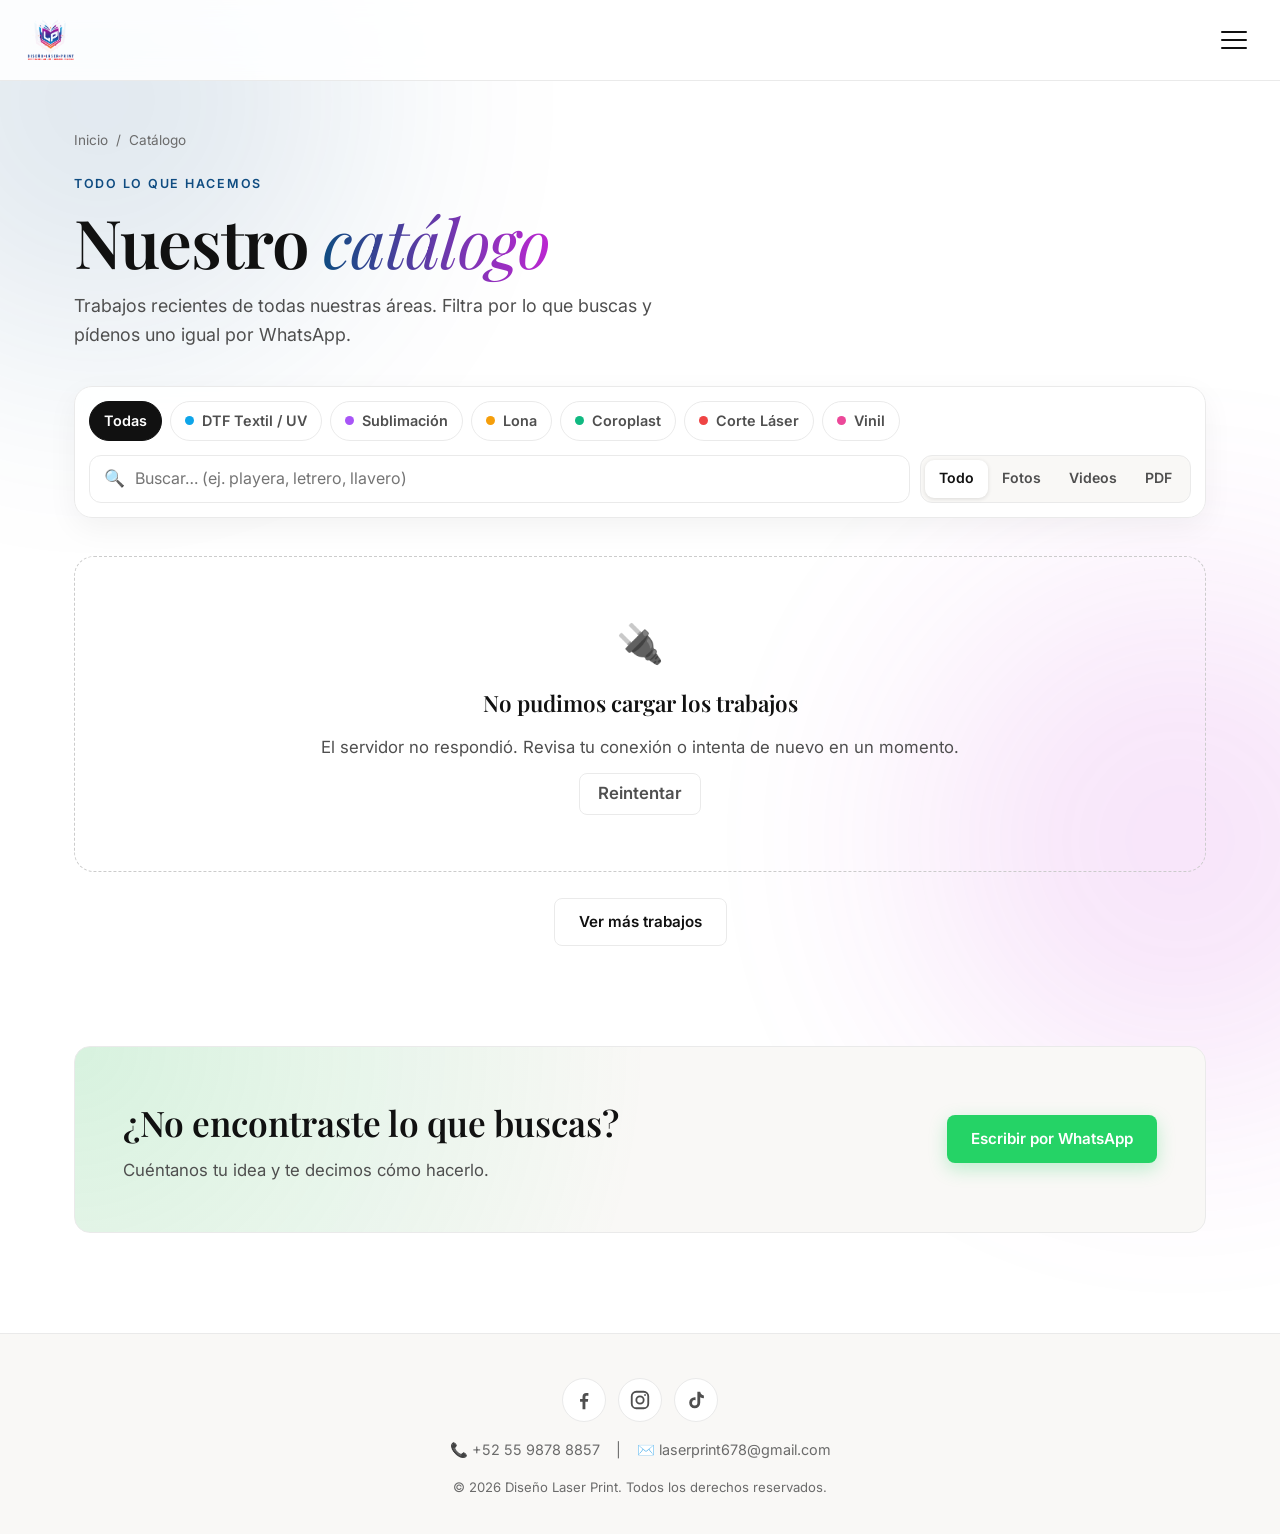
<file: categoria.html>
<!DOCTYPE html>
<html lang="es-MX">
<head>
  <meta charset="UTF-8">
  <meta name="viewport" content="width=device-width, initial-scale=1.0">
  <title>Catálogo de trabajos | Diseño Laser Print</title>

  <script>
    (function () {
      try {
        var t = localStorage.getItem('theme');
        if (!t) t = window.matchMedia('(prefers-color-scheme: dark)').matches ? 'dark' : 'light';
        document.documentElement.setAttribute('data-theme', t);
      } catch (e) {}
    })();
  </script>

  <meta name="description" content="Catálogo de trabajos de Diseño Laser Print en Atizapán: DTF, sublimación, lona, coroplast, corte láser y vinil. Filtra y pide uno igual por WhatsApp.">
  <meta name="robots" content="index, follow">
  <meta name="theme-color" content="#0a0a12">
  <link rel="canonical" href="https://diazvb2506.github.io/laserprint-web/categoria.html">

  <meta property="og:type" content="website">
  <meta property="og:locale" content="es_MX">
  <meta property="og:site_name" content="Diseño Laser Print">
  <meta property="og:title" content="Catálogo de trabajos | Diseño Laser Print">
  <meta property="og:description" content="Todos nuestros trabajos en un solo lugar.">
  <meta property="og:url" content="https://diazvb2506.github.io/laserprint-web/categoria.html">
  <meta property="og:image" content="https://diazvb2506.github.io/laserprint-web/uploads/fotos/LOGOTIPO.png">

  <link rel="icon" type="image/png" href="uploads/fotos/LOGOTIPO.png">
  <link rel="apple-touch-icon" href="uploads/fotos/LOGOTIPO.png">

  <link rel="preconnect" href="https://fonts.googleapis.com">
  <link rel="preconnect" href="https://fonts.gstatic.com" crossorigin>
  <link rel="preconnect" href="https://res.cloudinary.com">
  <link rel="preconnect" href="https://laserprint-api.onrender.com">
  <link href="https://fonts.googleapis.com/css2?family=Inter:wght@400;500;600;700&family=Playfair+Display:ital,wght@0,500;0,600;1,400&display=swap" rel="stylesheet">

  <link rel="stylesheet" href="categoria.css?v=1.0">
</head>
<body>

  <div class="bg-glow ambient-cyan" aria-hidden="true"></div>
  <div class="bg-glow ambient-magenta" aria-hidden="true"></div>

  <!-- ===== Encabezado ===== -->
  <header class="glass-header">
    <nav class="nav-container" aria-label="Menú principal">
      <a href="index.html" class="logo" aria-label="Diseño Laser Print, ir al inicio">
        <img src="uploads/fotos/LOGOTIPO.png" alt="Diseño Laser Print" class="logo-img"
             onerror="this.onerror=null; this.src='https://placehold.co/260x100/111111/00f0ff?text=DISE%C3%91O+LASERPRINT';">
      </a>

      <button class="mobile-menu-btn" id="mobileMenuBtn" aria-label="Abrir menú" aria-controls="navLinks" aria-expanded="false">
        <span></span><span></span><span></span>
      </button>

      <ul class="nav-links" id="navLinks">
        <li><a href="index.html" class="nav-btn">Inicio</a></li>
        <li><a href="dtf.html" class="nav-btn">DTF TEXTIL / UV</a></li>
        <li><a href="sublimacion.html" class="nav-btn">SUBLIMACIÓN</a></li>
        <li><a href="lona.html" class="nav-btn">LONA</a></li>
        <li><a href="coroplast.html" class="nav-btn">COROPLAST</a></li>
        <li><a href="cortelaser.html" class="nav-btn">CORTE LÁSER</a></li>
        <li><a href="vinil.html" class="nav-btn">VINIL</a></li>
        <li><a href="login.html" class="nav-btn btn-admin" rel="nofollow">Iniciar Sesión Admin</a></li>
        <li><button id="themeToggleBtn" class="theme-toggle-btn" aria-label="Cambiar tema claro u oscuro">🌙</button></li>
      </ul>
    </nav>
  </header>

  <main>
    <!-- ===== Portada ===== -->
    <section class="cat-hero">
      <nav class="migas" aria-label="Ruta">
        <a href="index.html">Inicio</a>
        <span aria-hidden="true">/</span>
        <span aria-current="page">Catálogo</span>
      </nav>
      <p class="kicker">Todo lo que hacemos</p>
      <h1 id="catTitulo">Nuestro <span class="text-gradient">catálogo</span></h1>
      <p class="lead" id="catLead">Trabajos recientes de todas nuestras áreas. Filtra por lo que buscas y pídenos uno igual por WhatsApp.</p>
    </section>

    <!-- ===== Filtros ===== -->
    <section class="bloque filtros-bloque" aria-label="Filtros">
      <div class="filtros">
        <div class="chips" id="chips" role="group" aria-label="Categoría"></div>

        <div class="filtros-fila">
          <label class="buscar">
            <span aria-hidden="true">🔍</span>
            <input type="search" id="buscar" placeholder="Buscar… (ej. playera, letrero, llavero)" aria-label="Buscar trabajos" autocomplete="off">
          </label>
          <div class="tipos" id="tipos" role="group" aria-label="Tipo de archivo">
            <button type="button" data-tipo="todos" aria-pressed="true">Todo</button>
            <button type="button" data-tipo="imagen" aria-pressed="false">Fotos</button>
            <button type="button" data-tipo="video" aria-pressed="false">Videos</button>
            <button type="button" data-tipo="pdf" aria-pressed="false">PDF</button>
          </div>
        </div>
      </div>

      <div class="cat-barra">
        <p class="cat-resumen" id="catResumen" aria-live="polite">Cargando trabajos…</p>
        <a class="ir-seccion" id="irSeccion" href="#" hidden>Ver la página de esta sección →</a>
      </div>
    </section>

    <!-- ===== Resultados ===== -->
    <section class="bloque resultados-bloque" aria-label="Trabajos">
      <div class="catalogo" id="catalogo" aria-busy="true"></div>
      <div class="cat-mas">
        <button type="button" class="btn-sec" id="verMas" hidden>Ver más trabajos</button>
      </div>
    </section>

    <!-- ===== Llamado final ===== -->
    <section class="cta-banda">
      <div>
        <h2>¿No encontraste lo que buscas?</h2>
        <p>Cuéntanos tu idea y te decimos cómo hacerlo.</p>
      </div>
      <a class="btn-cta wa-general" href="https://wa.me/5215598788857" target="_blank" rel="noopener noreferrer">Escribir por WhatsApp</a>
    </section>
  </main>

  <!-- ===== Pie ===== -->
  <footer class="glass-footer">
    <div class="footer-content">
      <div class="footer-social">
        <a href="https://www.facebook.com/PON_AQUI_TU_LINK" target="_blank" rel="noopener noreferrer" aria-label="Facebook de Laser Print">
          <svg viewBox="0 0 24 24" width="22" height="22" fill="currentColor" aria-hidden="true"><path d="M13.5 22v-8h2.7l.4-3.2h-3.1V8.8c0-.9.3-1.5 1.6-1.5h1.7V4.4c-.3 0-1.3-.1-2.4-.1-2.4 0-4 1.5-4 4.1v2.4H7.7V14h2.7v8h3.1z"/></svg>
        </a>
        <a href="https://www.instagram.com/laserprint678/" target="_blank" rel="noopener noreferrer" aria-label="Instagram de Laser Print">
          <svg viewBox="0 0 24 24" width="22" height="22" fill="none" stroke="currentColor" stroke-width="2" aria-hidden="true"><rect x="3" y="3" width="18" height="18" rx="5"/><circle cx="12" cy="12" r="4"/><circle cx="17.5" cy="6.5" r="1" fill="currentColor" stroke="none"/></svg>
        </a>
        <a href="https://www.tiktok.com/@laserprint2026" target="_blank" rel="noopener noreferrer" aria-label="TikTok de Laser Print">
          <svg viewBox="0 0 24 24" width="22" height="22" fill="currentColor" aria-hidden="true"><path d="M16.6 3c.4 2.2 1.9 3.8 4 4v3.1c-1.5 0-2.9-.5-4-1.2V15a6 6 0 1 1-6-6c.3 0 .6 0 .9.1v3.2a2.9 2.9 0 1 0 2 2.7V3h3.1z"/></svg>
        </a>
      </div>
      <div class="footer-contact">
        <a href="tel:+525598788857">📞 +52 55 9878 8857</a>
        <span class="footer-separator">|</span>
        <a href="mailto:laserprint678@gmail.com">✉️ laserprint678@gmail.com</a>
      </div>
      <p class="footer-rights">© <span id="year">2026</span> Diseño Laser Print. Todos los derechos reservados.</p>
    </div>
  </footer>

  <!-- ===== Visor ===== -->
  <div class="visor" id="visor" role="dialog" aria-modal="true" aria-labelledby="visorTitulo" hidden>
    <button type="button" class="visor-cerrar" id="visorCerrar" aria-label="Cerrar">✕</button>
    <button type="button" class="visor-nav visor-prev" id="visorPrev" aria-label="Anterior">‹</button>
    <button type="button" class="visor-nav visor-next" id="visorNext" aria-label="Siguiente">›</button>
    <div class="visor-caja">
      <div class="visor-media" id="visorMedia"></div>
      <aside class="visor-info">
        <p class="visor-contador" id="visorContador"></p>
        <h2 id="visorTitulo"></h2>
        <p class="visor-precio" id="visorPrecio"></p>
        <p class="visor-desc" id="visorDesc"></p>
        <div class="visor-acciones">
          <a class="btn-cta" id="visorWhatsapp" target="_blank" rel="noopener noreferrer">Quiero uno así</a>
          <a class="btn-sec" id="visorAbrir" target="_blank" rel="noopener noreferrer" hidden>Abrir PDF</a>
        </div>
      </aside>
    </div>
  </div>

  <script src="categoria.js?v=1.0" defer></script>
</body>
</html>
</file>
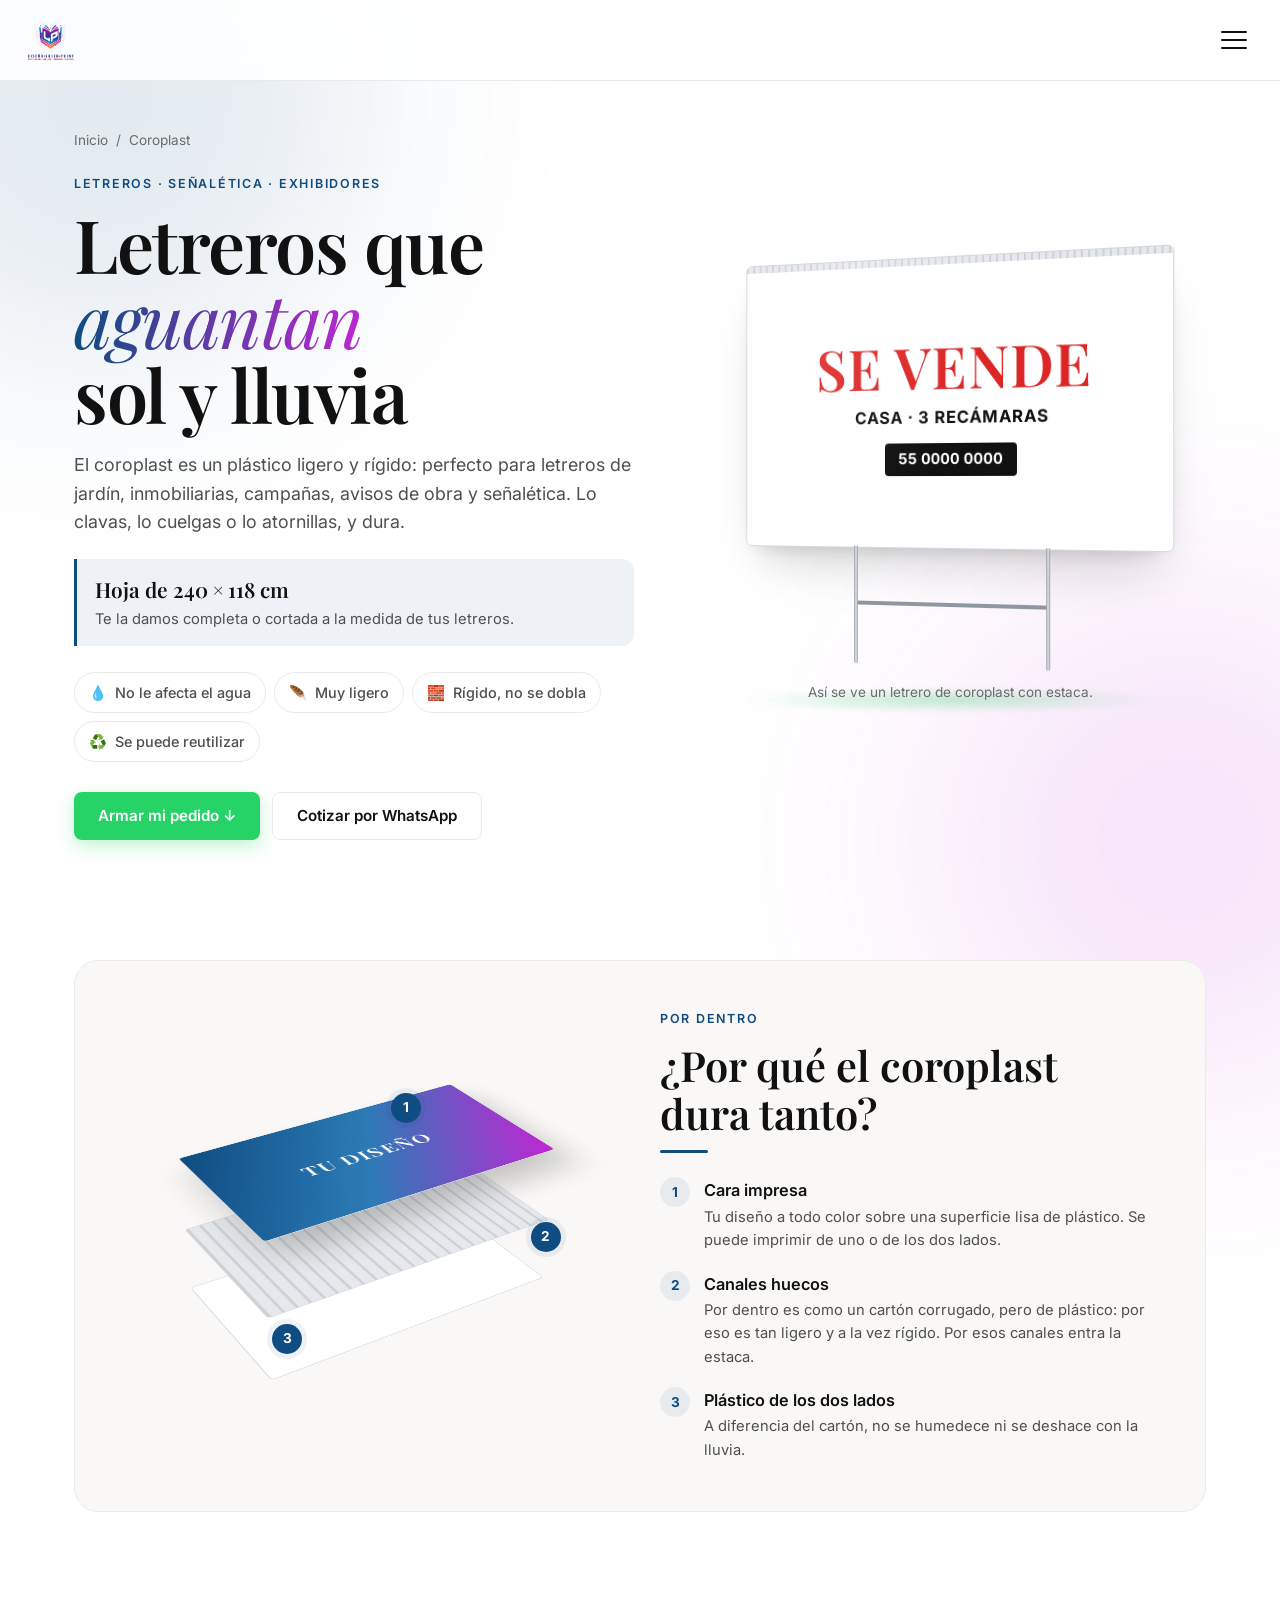
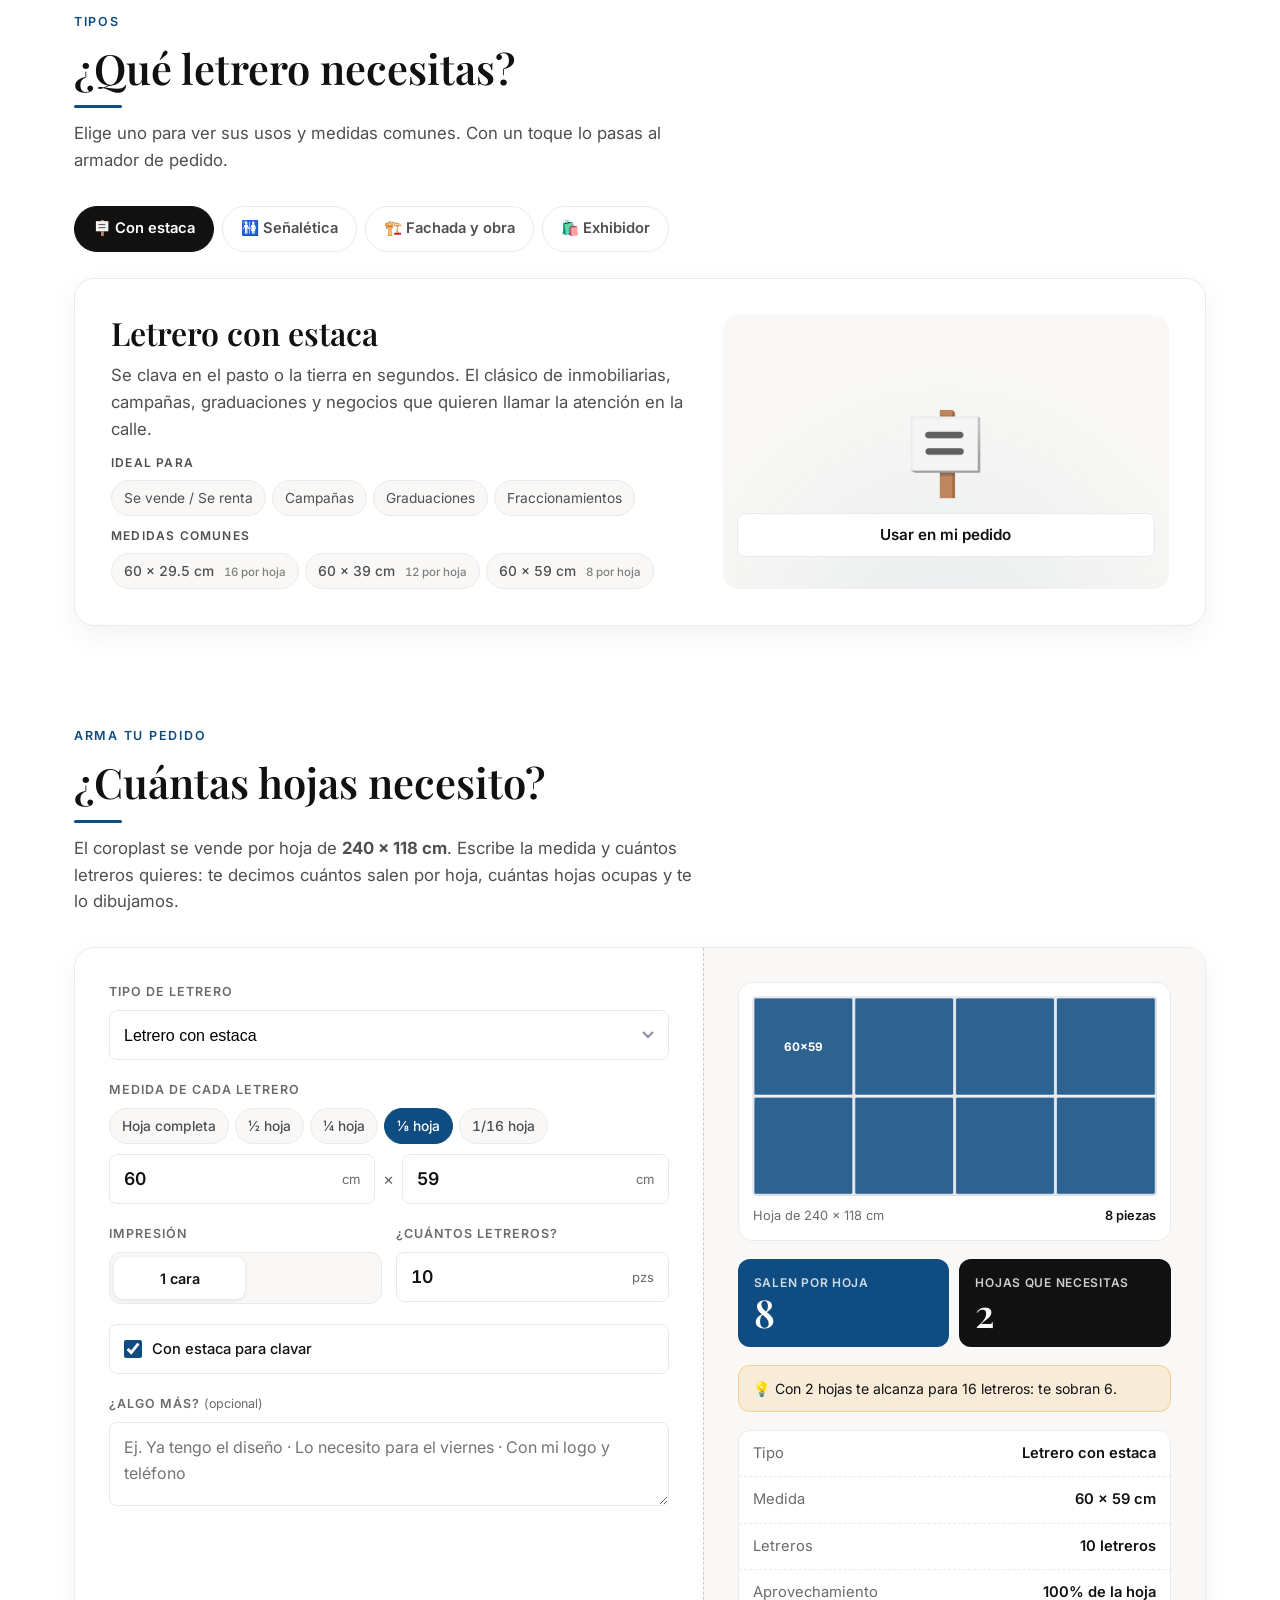
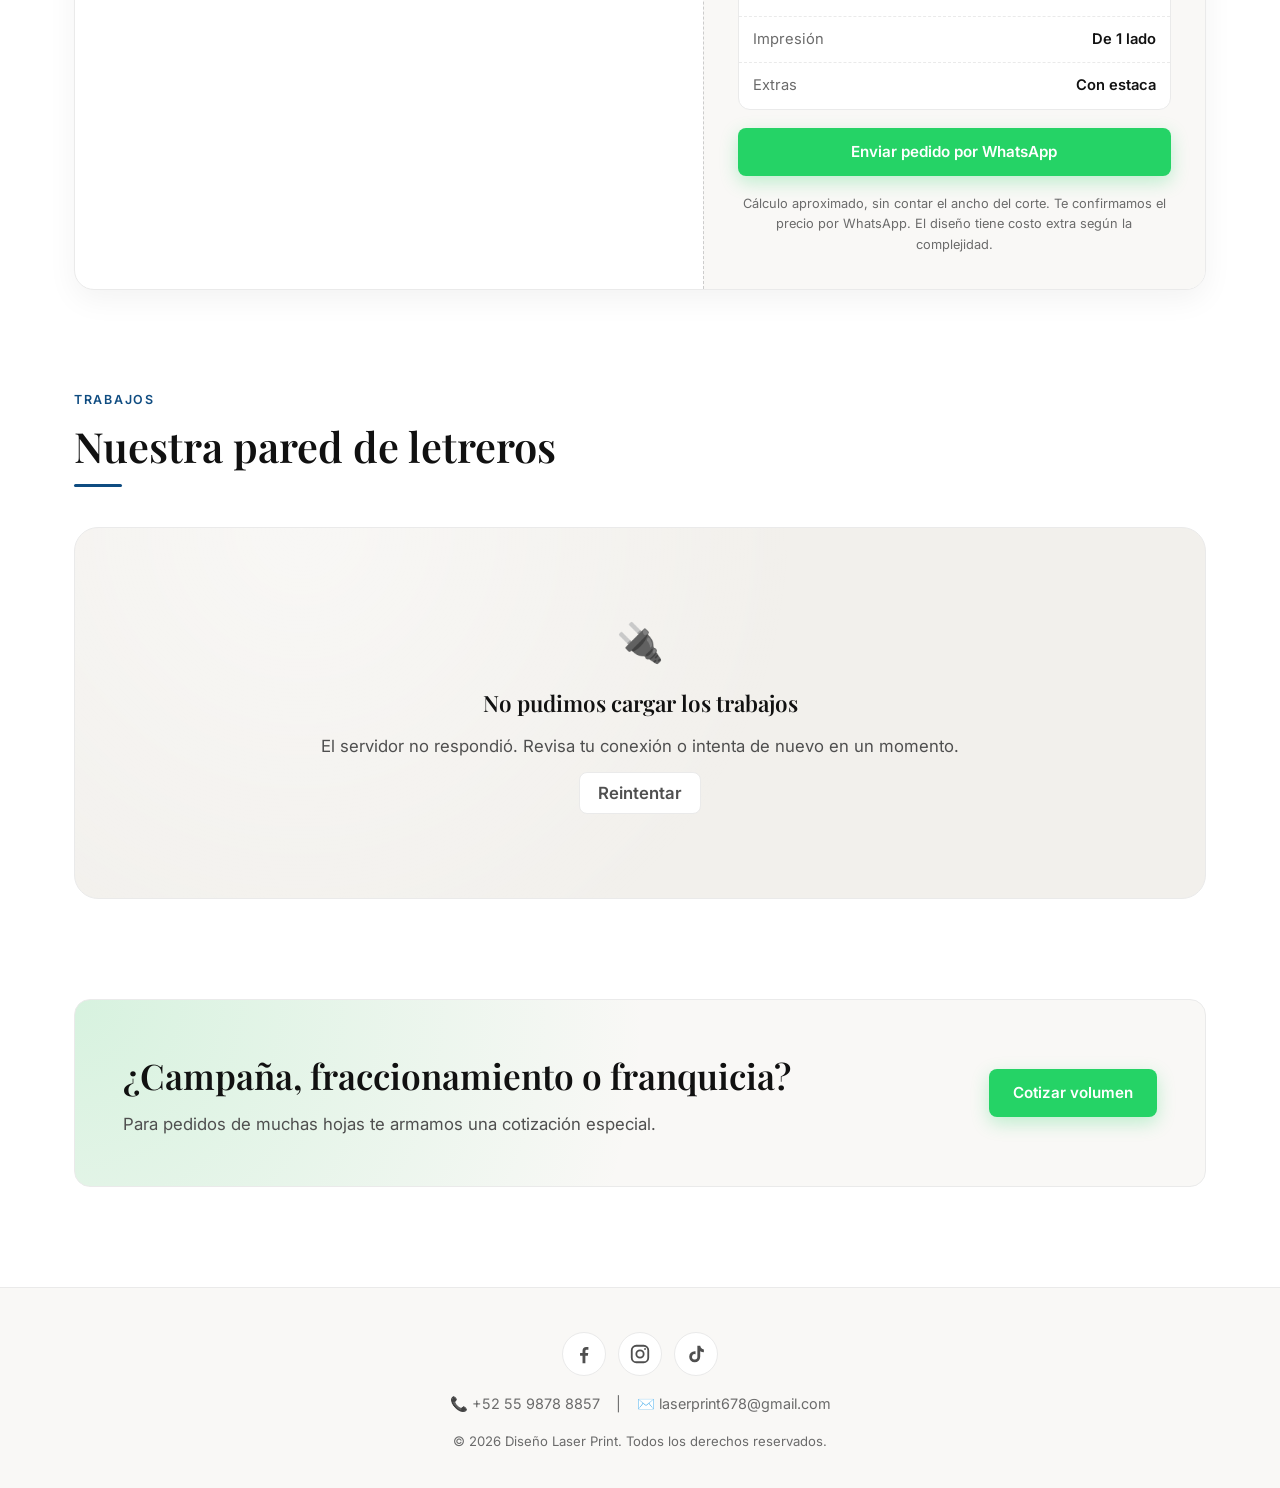
<file: coroplast.html>
<!DOCTYPE html>
<html lang="es-MX">
<head>
  <meta charset="UTF-8">
  <meta name="viewport" content="width=device-width, initial-scale=1.0">
  <title>Letreros de coroplast en Atizapán | Diseño Laser Print</title>

  <script>
    (function () {
      try {
        var t = localStorage.getItem('theme');
        if (!t) t = window.matchMedia('(prefers-color-scheme: dark)').matches ? 'dark' : 'light';
        document.documentElement.setAttribute('data-theme', t);
      } catch (e) {}
    })();
  </script>

  <meta name="description" content="Letreros de coroplast impresos en Cd. López Mateos, Atizapán: letreros con estaca, señalética, avisos de obra, inmobiliarias y exhibidores. Se vende por hoja de 240 × 118 cm. Calcula cuántos letreros te salen por hoja y cotiza por WhatsApp.">
  <meta name="robots" content="index, follow">
  <meta name="theme-color" content="#0a0a12">
  <link rel="canonical" href="https://diazvb2506.github.io/laserprint-web/coroplast.html">

  <meta property="og:type" content="website">
  <meta property="og:locale" content="es_MX">
  <meta property="og:site_name" content="Diseño Laser Print">
  <meta property="og:title" content="Letreros de coroplast | Diseño Laser Print">
  <meta property="og:description" content="Ligeros, resistentes al agua y listos para clavar. Arma tu pedido en un minuto.">
  <meta property="og:url" content="https://diazvb2506.github.io/laserprint-web/coroplast.html">
  <meta property="og:image" content="https://diazvb2506.github.io/laserprint-web/uploads/fotos/LOGOTIPO.png">

  <link rel="icon" type="image/png" href="uploads/fotos/LOGOTIPO.png">
  <link rel="apple-touch-icon" href="uploads/fotos/LOGOTIPO.png">

  <link rel="preconnect" href="https://fonts.googleapis.com">
  <link rel="preconnect" href="https://fonts.gstatic.com" crossorigin>
  <link rel="preconnect" href="https://res.cloudinary.com">
  <link rel="preconnect" href="https://laserprint-api.onrender.com">
  <link href="https://fonts.googleapis.com/css2?family=Inter:wght@400;500;600;700&family=Playfair+Display:ital,wght@0,500;0,600;1,400&display=swap" rel="stylesheet">

  <link rel="stylesheet" href="coroplast.css?v=1.1">
</head>
<body>

  <div class="bg-glow ambient-cyan" aria-hidden="true"></div>
  <div class="bg-glow ambient-magenta" aria-hidden="true"></div>

  <!-- ===== Encabezado ===== -->
  <header class="glass-header">
    <nav class="nav-container" aria-label="Menú principal">
      <a href="index.html" class="logo" aria-label="Diseño Laser Print, ir al inicio">
        <img src="uploads/fotos/LOGOTIPO.png" alt="Diseño Laser Print" class="logo-img"
             onerror="this.onerror=null; this.src='https://placehold.co/260x100/111111/00f0ff?text=DISE%C3%91O+LASERPRINT';">
      </a>

      <button class="mobile-menu-btn" id="mobileMenuBtn" aria-label="Abrir menú" aria-controls="navLinks" aria-expanded="false">
        <span></span><span></span><span></span>
      </button>

      <ul class="nav-links" id="navLinks">
        <li><a href="index.html" class="nav-btn">Inicio</a></li>
        <li><a href="dtf.html" class="nav-btn">DTF TEXTIL / UV</a></li>
        <li><a href="sublimacion.html" class="nav-btn">SUBLIMACIÓN</a></li>
        <li><a href="lona.html" class="nav-btn">LONA</a></li>
        <li><a href="coroplast.html" class="nav-btn active" aria-current="page">COROPLAST</a></li>
        <li><a href="cortelaser.html" class="nav-btn">CORTE LÁSER</a></li>
        <li><a href="vinil.html" class="nav-btn">VINIL</a></li>
        <li><a href="login.html" class="nav-btn btn-admin" rel="nofollow">Iniciar Sesión Admin</a></li>
        <li><button id="themeToggleBtn" class="theme-toggle-btn" aria-label="Cambiar tema claro u oscuro">🌙</button></li>
      </ul>
    </nav>
  </header>

  <main>
    <!-- ===== Portada: texto + letrero en estaca ===== -->
    <section class="coro-hero">
      <div>
        <nav class="migas" aria-label="Ruta">
          <a href="index.html">Inicio</a>
          <span aria-hidden="true">/</span>
          <span aria-current="page">Coroplast</span>
        </nav>

        <p class="kicker">Letreros · Señalética · Exhibidores</p>
        <h1>Letreros que <span class="text-gradient">aguantan</span> sol y lluvia</h1>
        <p class="lead">El coroplast es un plástico ligero y rígido: perfecto para letreros de jardín, inmobiliarias, campañas, avisos de obra y señalética. Lo clavas, lo cuelgas o lo atornillas, y dura.</p>

        <p class="hoja-dato"><strong>Hoja de 240 × 118 cm</strong><span>Te la damos completa o cortada a la medida de tus letreros.</span></p>

        <ul class="virtudes" aria-label="Ventajas del coroplast">
          <li><span aria-hidden="true">💧</span> No le afecta el agua</li>
          <li><span aria-hidden="true">🪶</span> Muy ligero</li>
          <li><span aria-hidden="true">🧱</span> Rígido, no se dobla</li>
          <li><span aria-hidden="true">♻️</span> Se puede reutilizar</li>
        </ul>

        <div class="hero-acciones">
          <a class="btn-cta" href="#armador">Armar mi pedido ↓</a>
          <a class="btn-sec wa-general" href="https://wa.me/5215598788857" target="_blank" rel="noopener noreferrer">Cotizar por WhatsApp</a>
        </div>
      </div>

      <div class="escenario">
        <!-- El trabajo de coroplast más nuevo que subas desde el panel aparece aquí -->
        <figure class="letrero" id="letrero">
          <div class="letrero-placa" id="letreroPlaca">
            <div class="letrero-impresion">
              <div class="letrero-demo" aria-hidden="true">
                <span class="grande">SE VENDE</span>
                <span class="chico">CASA · 3 RECÁMARAS</span>
                <span class="tel">55 0000 0000</span>
              </div>
            </div>
            <span class="letrero-brillo" aria-hidden="true"></span>
          </div>
          <div class="estaca" aria-hidden="true"><span></span><span></span></div>
        </figure>
        <p class="escenario-pie" id="letreroPie">Así se ve un letrero de coroplast con estaca.</p>
      </div>
    </section>

    <!-- ===== Anatomía ===== -->
    <section class="bloque" aria-labelledby="tituloAnatomia">
      <div class="anatomia" id="anatomia">
        <div class="capas" aria-hidden="true">
          <div class="capas-giro">
            <div class="capa reverso"></div>
            <div class="capa alma"></div>
            <div class="capa frente"></div>
          </div>
          <span class="marca-capa m1">1</span>
          <span class="marca-capa m2">2</span>
          <span class="marca-capa m3">3</span>
        </div>

        <div>
          <p class="kicker">Por dentro</p>
          <h2 id="tituloAnatomia" class="titulo-seccion">¿Por qué el coroplast dura tanto?</h2>
          <ol class="partes" style="margin-top:24px">
            <li>
              <span class="num" aria-hidden="true">1</span>
              <div>
                <h3>Cara impresa</h3>
                <p>Tu diseño a todo color sobre una superficie lisa de plástico. Se puede imprimir de uno o de los dos lados.</p>
              </div>
            </li>
            <li>
              <span class="num" aria-hidden="true">2</span>
              <div>
                <h3>Canales huecos</h3>
                <p>Por dentro es como un cartón corrugado, pero de plástico: por eso es tan ligero y a la vez rígido. Por esos canales entra la estaca.</p>
              </div>
            </li>
            <li>
              <span class="num" aria-hidden="true">3</span>
              <div>
                <h3>Plástico de los dos lados</h3>
                <p>A diferencia del cartón, no se humedece ni se deshace con la lluvia.</p>
              </div>
            </li>
          </ol>
        </div>
      </div>
    </section>

    <!-- ===== Tipos de letrero ===== -->
    <section class="bloque" aria-labelledby="tituloTipos">
      <div class="bloque-header">
        <p class="kicker">Tipos</p>
        <h2 id="tituloTipos" class="titulo-seccion">¿Qué letrero necesitas?</h2>
        <p class="sub-seccion">Elige uno para ver sus usos y medidas comunes. Con un toque lo pasas al armador de pedido.</p>
      </div>

      <div class="tipos-tabs" role="tablist" aria-label="Tipos de letrero">
        <button type="button" class="tipo-tab" role="tab" id="tab-estaca" aria-controls="panel-estaca" aria-selected="true">🪧 Con estaca</button>
        <button type="button" class="tipo-tab" role="tab" id="tab-senal" aria-controls="panel-senal" aria-selected="false" tabindex="-1">🚻 Señalética</button>
        <button type="button" class="tipo-tab" role="tab" id="tab-fachada" aria-controls="panel-fachada" aria-selected="false" tabindex="-1">🏗️ Fachada y obra</button>
        <button type="button" class="tipo-tab" role="tab" id="tab-exhibidor" aria-controls="panel-exhibidor" aria-selected="false" tabindex="-1">🛍️ Exhibidor</button>
      </div>

      <div class="tipo-panel" role="tabpanel" id="panel-estaca" aria-labelledby="tab-estaca" data-tipo="Letrero con estaca">
        <div>
          <h3>Letrero con estaca</h3>
          <p>Se clava en el pasto o la tierra en segundos. El clásico de inmobiliarias, campañas, graduaciones y negocios que quieren llamar la atención en la calle.</p>
          <p class="tipo-etq">Ideal para</p>
          <ul class="chips"><li>Se vende / Se renta</li><li>Campañas</li><li>Graduaciones</li><li>Fraccionamientos</li></ul>
          <p class="tipo-etq">Medidas comunes</p>
          <div class="chips">
            <button type="button" class="chip" data-medida="60x29.5">60 × 29.5 cm <small>16 por hoja</small></button>
            <button type="button" class="chip" data-medida="60x39">60 × 39 cm <small>12 por hoja</small></button>
            <button type="button" class="chip" data-medida="60x59">60 × 59 cm <small>8 por hoja</small></button>
          </div>
        </div>
        <div class="tipo-dibujo" aria-hidden="true">🪧
          <div class="usar"><button type="button" class="btn-sec" data-usar-tipo>Usar en mi pedido</button></div>
        </div>
      </div>

      <div class="tipo-panel" role="tabpanel" id="panel-senal" aria-labelledby="tab-senal" data-tipo="Señalética" hidden>
        <div>
          <h3>Señalética</h3>
          <p>Letreros para pared o puerta: se pegan con cinta doble cara o se atornillan. Claros, ligeros y fáciles de cambiar.</p>
          <p class="tipo-etq">Ideal para</p>
          <ul class="chips"><li>Baños</li><li>Salida / Ruta de evacuación</li><li>No estacionarse</li><li>Horarios</li><li>Oficinas</li></ul>
          <p class="tipo-etq">Medidas comunes</p>
          <div class="chips">
            <button type="button" class="chip" data-medida="30x29.5">30 × 29.5 cm <small>32 por hoja</small></button>
            <button type="button" class="chip" data-medida="40x29.5">40 × 29.5 cm <small>24 por hoja</small></button>
            <button type="button" class="chip" data-medida="60x29.5">60 × 29.5 cm <small>16 por hoja</small></button>
          </div>
        </div>
        <div class="tipo-dibujo" aria-hidden="true">🚻
          <div class="usar"><button type="button" class="btn-sec" data-usar-tipo>Usar en mi pedido</button></div>
        </div>
      </div>

      <div class="tipo-panel" role="tabpanel" id="panel-fachada" aria-labelledby="tab-fachada" data-tipo="Letrero de fachada u obra" hidden>
        <div>
          <h3>Fachada y obra</h3>
          <p>Letreros grandes para atornillar o amarrar a rejas, bardas o mallas. Aguantan meses a la intemperie.</p>
          <p class="tipo-etq">Ideal para</p>
          <ul class="chips"><li>Avisos de obra</li><li>Licencias y permisos</li><li>Nombre del negocio</li><li>Estacionamientos</li></ul>
          <p class="tipo-etq">Medidas comunes</p>
          <div class="chips">
            <button type="button" class="chip" data-medida="120x59">120 × 59 cm <small>¼ de hoja</small></button>
            <button type="button" class="chip" data-medida="120x118">120 × 118 cm <small>½ hoja</small></button>
            <button type="button" class="chip" data-medida="240x118">240 × 118 cm <small>hoja completa</small></button>
          </div>
        </div>
        <div class="tipo-dibujo" aria-hidden="true">🏗️
          <div class="usar"><button type="button" class="btn-sec" data-usar-tipo>Usar en mi pedido</button></div>
        </div>
      </div>

      <div class="tipo-panel" role="tabpanel" id="panel-exhibidor" aria-labelledby="tab-exhibidor" data-tipo="Exhibidor" hidden>
        <div>
          <h3>Exhibidor</h3>
          <p>Piezas para punto de venta: displays de mostrador, porta-precios o figuras con forma. Cuéntanos tu idea y la armamos contigo.</p>
          <p class="tipo-etq">Ideal para</p>
          <ul class="chips"><li>Mostradores</li><li>Promociones en tienda</li><li>Ferias y expos</li></ul>
          <p class="tipo-etq">Medidas comunes</p>
          <div class="chips">
            <button type="button" class="chip" data-medida="60x59">60 × 59 cm <small>⅛ de hoja</small></button>
            <button type="button" class="chip" data-medida="120x59">120 × 59 cm <small>¼ de hoja</small></button>
          </div>
        </div>
        <div class="tipo-dibujo" aria-hidden="true">🛍️
          <div class="usar"><button type="button" class="btn-sec" data-usar-tipo>Usar en mi pedido</button></div>
        </div>
      </div>
    </section>

    <!-- ===== Armador de pedido ===== -->
    <section class="bloque" id="armador" aria-labelledby="tituloArmador">
      <div class="bloque-header">
        <p class="kicker">Arma tu pedido</p>
        <h2 id="tituloArmador" class="titulo-seccion">¿Cuántas hojas necesito?</h2>
        <p class="sub-seccion">El coroplast se vende por hoja de <b>240 × 118 cm</b>. Escribe la medida y cuántos letreros quieres: te decimos cuántos salen por hoja, cuántas hojas ocupas y te lo dibujamos.</p>
      </div>

      <form class="armador" id="armadorForm" novalidate>
        <div class="arm-campos">
          <div>
            <label class="arm-etq" for="armTipo">Tipo de letrero</label>
            <select class="arm-select" id="armTipo">
              <option>Letrero con estaca</option>
              <option>Señalética</option>
              <option>Letrero de fachada u obra</option>
              <option>Exhibidor</option>
              <option>Otro / no estoy seguro</option>
            </select>
          </div>

          <fieldset>
            <legend>Medida de cada letrero</legend>
            <div class="chips" id="armMedidas">
              <button type="button" class="chip" data-medida="240x118">Hoja completa</button>
              <button type="button" class="chip" data-medida="120x118">½ hoja</button>
              <button type="button" class="chip" data-medida="120x59">¼ hoja</button>
              <button type="button" class="chip" data-medida="60x59">⅛ hoja</button>
              <button type="button" class="chip" data-medida="60x29.5">1/16 hoja</button>
            </div>
            <div class="arm-medida">
              <span class="campo"><input type="number" id="armAncho" inputmode="decimal" min="1" max="1000" step="any" value="60" aria-label="Ancho en centímetros"><span class="unidad">cm</span></span>
              <span class="por" aria-hidden="true">×</span>
              <span class="campo"><input type="number" id="armAlto" inputmode="decimal" min="1" max="1000" step="any" value="59" aria-label="Alto en centímetros"><span class="unidad">cm</span></span>
            </div>
          </fieldset>

          <div class="arm-fila">
            <fieldset>
              <legend>Impresión</legend>
              <div class="segmentado">
                <label><input type="radio" name="caras" value="1" checked> 1 cara</label>
                
              </div>
            </fieldset>
            <div>
              <label class="arm-etq" for="armCantidad">¿Cuántos letreros?</label>
              <span class="campo"><input type="number" id="armCantidad" inputmode="numeric" min="1" step="1" value="10"><span class="unidad">pzs</span></span>
            </div>
          </div>

          <label class="arm-extra"><input type="checkbox" id="armEstaca" checked> Con estaca para clavar</label>

          <div>
            <label class="arm-etq" for="armNotas">¿Algo más? <span style="text-transform:none;letter-spacing:0;font-weight:400">(opcional)</span></label>
            <textarea class="arm-notas" id="armNotas" maxlength="400" placeholder="Ej. Ya tengo el diseño · Lo necesito para el viernes · Con mi logo y teléfono"></textarea>
          </div>
        </div>

        <aside class="arm-resumen" aria-live="polite">
          <figure class="hoja-vista">
            <svg id="hojaSvg" viewBox="0 0 240 118" role="img" aria-labelledby="hojaDesc">
              <title id="hojaDesc">Acomodo de los letreros en una hoja de 240 × 118 cm</title>
            </svg>
            <figcaption><span>Hoja de 240 × 118 cm</span><span id="hojaPorHoja"></span></figcaption>
          </figure>

          <div class="calc-grande">
            <div><span>Salen por hoja</span><strong id="tkPorHoja">—</strong></div>
            <div><span>Hojas que necesitas</span><strong id="tkHojas">—</strong></div>
          </div>

          <p class="tip-hoja" id="tipHoja" hidden></p>

          <ul class="ticket">
            <li><span>Tipo</span><strong id="tkTipo">—</strong></li>
            <li><span>Medida</span><strong id="tkMedida">—</strong></li>
            <li><span>Letreros</span><strong id="tkCantidad">—</strong></li>
            <li><span>Aprovechamiento</span><strong id="tkUso">—</strong></li>
            <li><span>Impresión</span><strong id="tkCaras">—</strong></li>
            <li><span>Extras</span><strong id="tkExtras">—</strong></li>
            <li id="tkPrecioFila" hidden><span>Precio estimado</span><strong id="tkPrecio">—</strong></li>
          </ul>
          <a class="btn-cta" id="armWhatsapp" href="#" target="_blank" rel="noopener noreferrer">Enviar pedido por WhatsApp</a>
          <p class="arm-letra">Cálculo aproximado, sin contar el ancho del corte. Te confirmamos el precio por WhatsApp. El diseño tiene costo extra según la complejidad.</p>
        </aside>
      </form>
    </section>

    <!-- ===== Pared de letreros ===== -->
    <section class="bloque" id="trabajos" aria-labelledby="tituloTrabajos">
      <div class="pared-header">
        <div>
          <p class="kicker">Trabajos</p>
          <h2 id="tituloTrabajos" class="titulo-seccion">Nuestra pared de letreros</h2>
          <p class="pared-resumen" id="paredResumen" aria-live="polite">Cargando trabajos…</p>
        </div>
      </div>
      <div class="pared" id="pared" aria-busy="true"></div>
    </section>

    <!-- ===== Llamado final ===== -->
    <section class="cta-banda">
      <div>
        <h2>¿Campaña, fraccionamiento o franquicia?</h2>
        <p>Para pedidos de muchas hojas te armamos una cotización especial.</p>
      </div>
      <a class="btn-cta wa-volumen" href="https://wa.me/5215598788857" target="_blank" rel="noopener noreferrer">Cotizar volumen</a>
    </section>
  </main>

  <!-- ===== Pie ===== -->
  <footer class="glass-footer">
    <div class="footer-content">
      <div class="footer-social">
        <a href="https://www.facebook.com/PON_AQUI_TU_LINK" target="_blank" rel="noopener noreferrer" aria-label="Facebook de Laser Print">
          <svg viewBox="0 0 24 24" width="22" height="22" fill="currentColor" aria-hidden="true"><path d="M13.5 22v-8h2.7l.4-3.2h-3.1V8.8c0-.9.3-1.5 1.6-1.5h1.7V4.4c-.3 0-1.3-.1-2.4-.1-2.4 0-4 1.5-4 4.1v2.4H7.7V14h2.7v8h3.1z"/></svg>
        </a>
        <a href="https://www.instagram.com/laserprint678/" target="_blank" rel="noopener noreferrer" aria-label="Instagram de Laser Print">
          <svg viewBox="0 0 24 24" width="22" height="22" fill="none" stroke="currentColor" stroke-width="2" aria-hidden="true"><rect x="3" y="3" width="18" height="18" rx="5"/><circle cx="12" cy="12" r="4"/><circle cx="17.5" cy="6.5" r="1" fill="currentColor" stroke="none"/></svg>
        </a>
        <a href="https://www.tiktok.com/@laserprint2026" target="_blank" rel="noopener noreferrer" aria-label="TikTok de Laser Print">
          <svg viewBox="0 0 24 24" width="22" height="22" fill="currentColor" aria-hidden="true"><path d="M16.6 3c.4 2.2 1.9 3.8 4 4v3.1c-1.5 0-2.9-.5-4-1.2V15a6 6 0 1 1-6-6c.3 0 .6 0 .9.1v3.2a2.9 2.9 0 1 0 2 2.7V3h3.1z"/></svg>
        </a>
      </div>
      <div class="footer-contact">
        <a href="tel:+525598788857">📞 +52 55 9878 8857</a>
        <span class="footer-separator">|</span>
        <a href="mailto:laserprint678@gmail.com">✉️ laserprint678@gmail.com</a>
      </div>
      <p class="footer-rights">© <span id="year">2026</span> Diseño Laser Print. Todos los derechos reservados.</p>
    </div>
  </footer>

  <!-- ===== Visor ===== -->
  <div class="visor" id="visor" role="dialog" aria-modal="true" aria-labelledby="visorTitulo" hidden>
    <button type="button" class="visor-cerrar" id="visorCerrar" aria-label="Cerrar">✕</button>
    <button type="button" class="visor-nav visor-prev" id="visorPrev" aria-label="Anterior">‹</button>
    <button type="button" class="visor-nav visor-next" id="visorNext" aria-label="Siguiente">›</button>
    <div class="visor-caja">
      <div class="visor-media" id="visorMedia"></div>
      <aside class="visor-info">
        <p class="visor-contador" id="visorContador"></p>
        <h2 id="visorTitulo"></h2>
        <p class="visor-precio" id="visorPrecio"></p>
        <p class="visor-desc" id="visorDesc"></p>
        <div class="visor-acciones">
          <a class="btn-cta" id="visorWhatsapp" target="_blank" rel="noopener noreferrer">Quiero uno así</a>
          <a class="btn-sec" id="visorAbrir" target="_blank" rel="noopener noreferrer" hidden>Abrir PDF</a>
        </div>
      </aside>
    </div>
  </div>

  <script src="coroplast.js?v=1.1" defer></script>
</body>
</html>
</file>
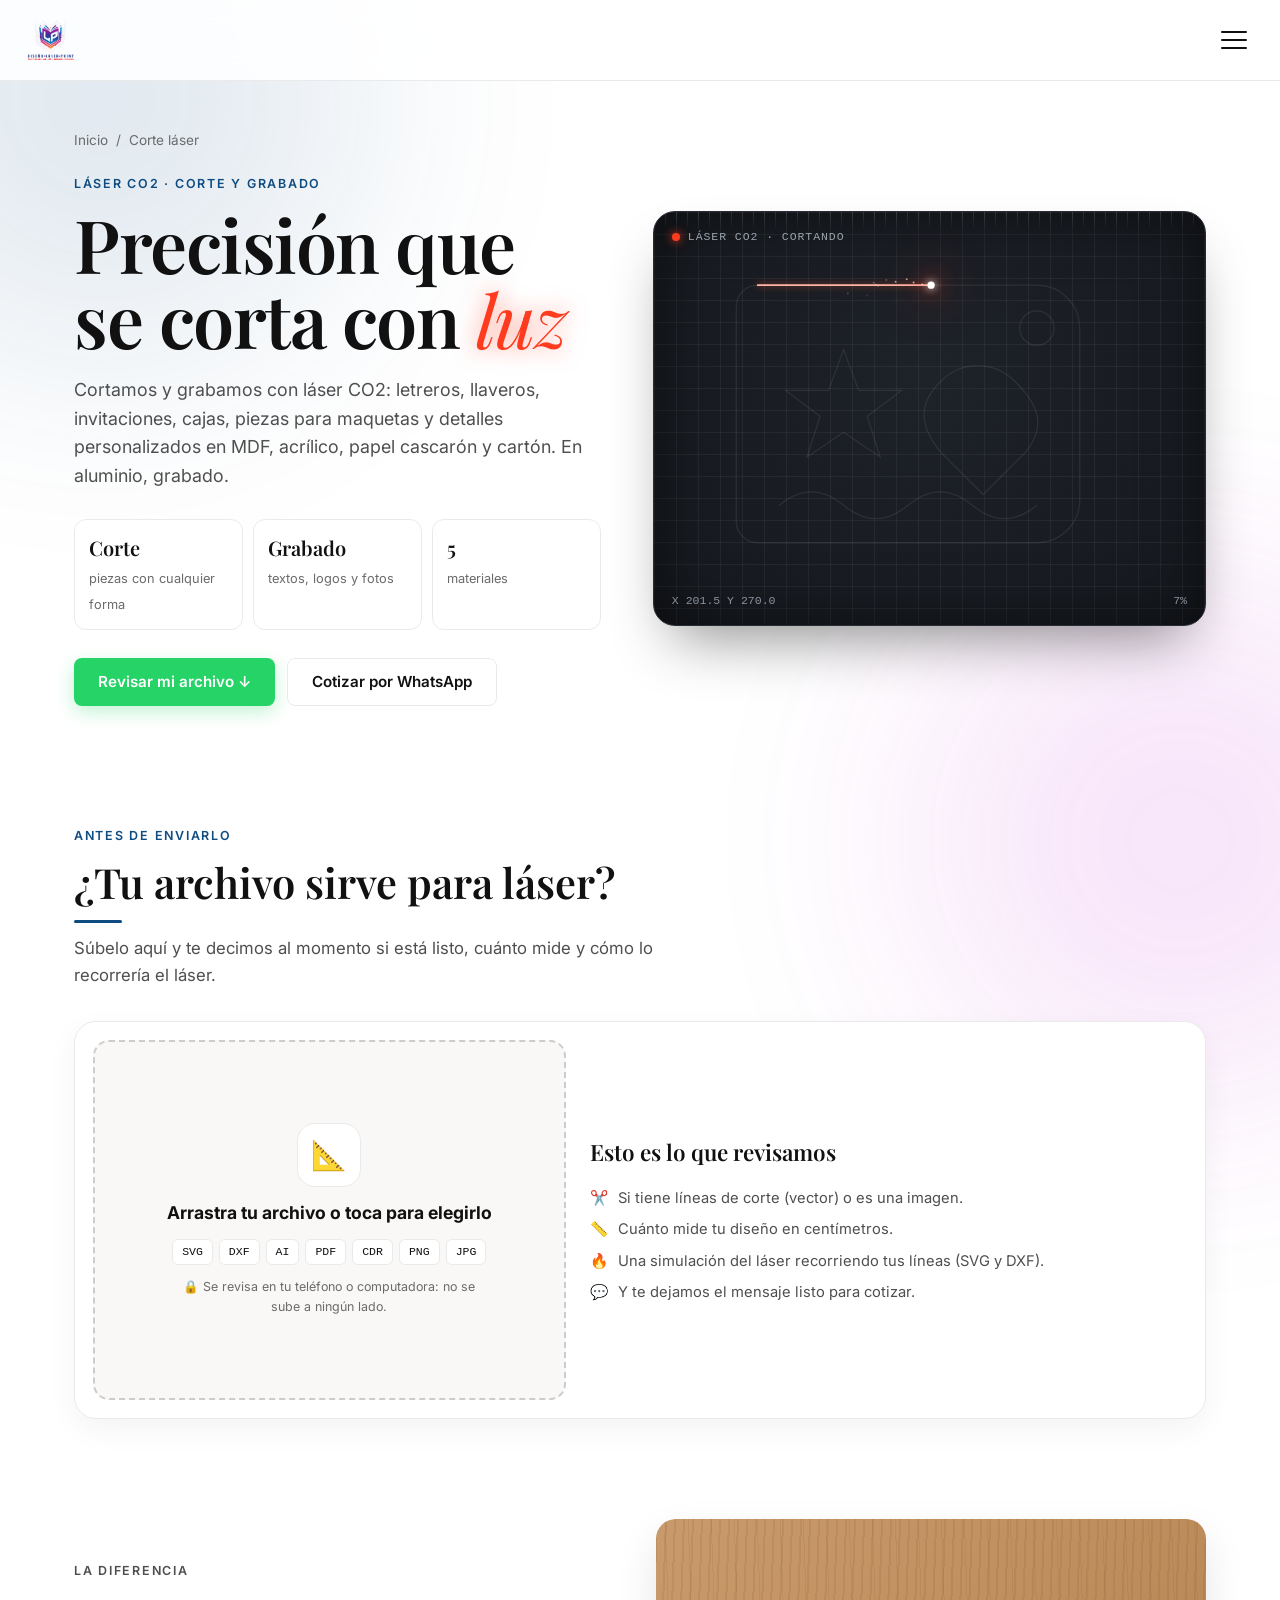
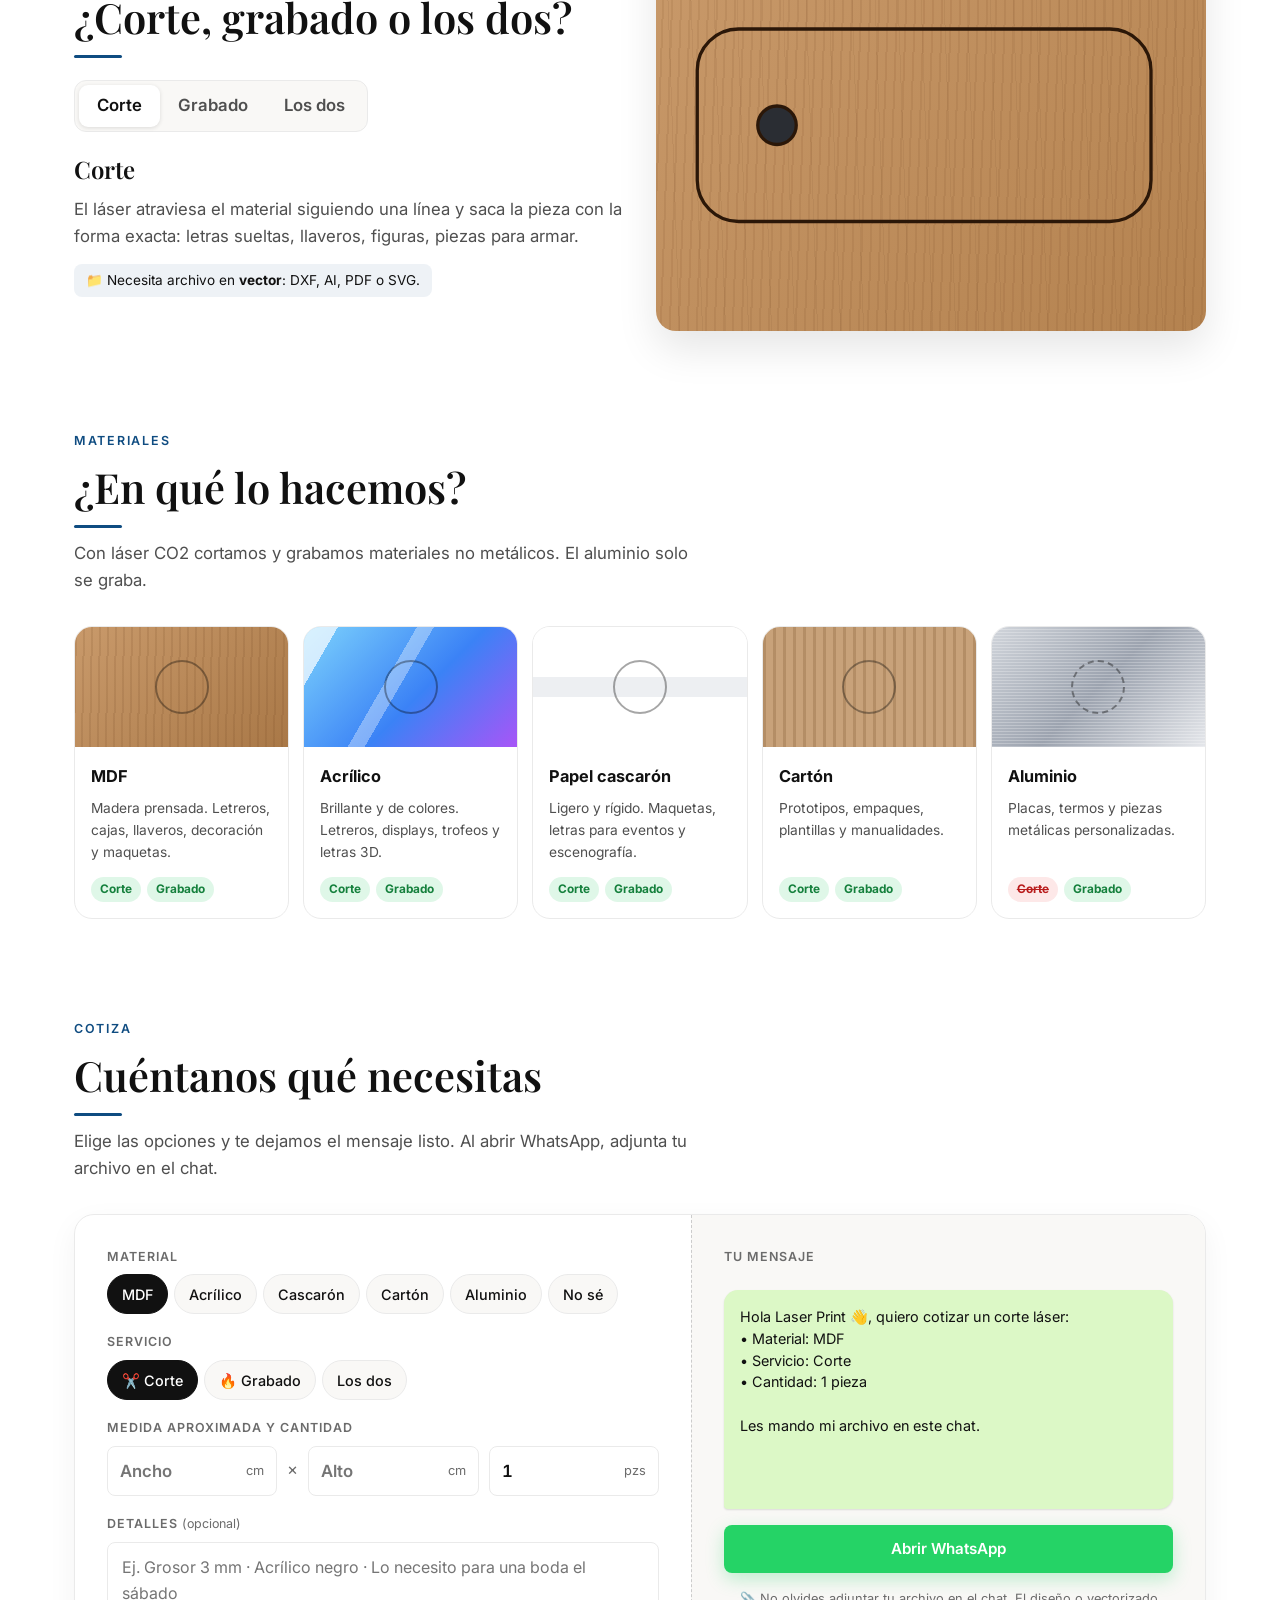
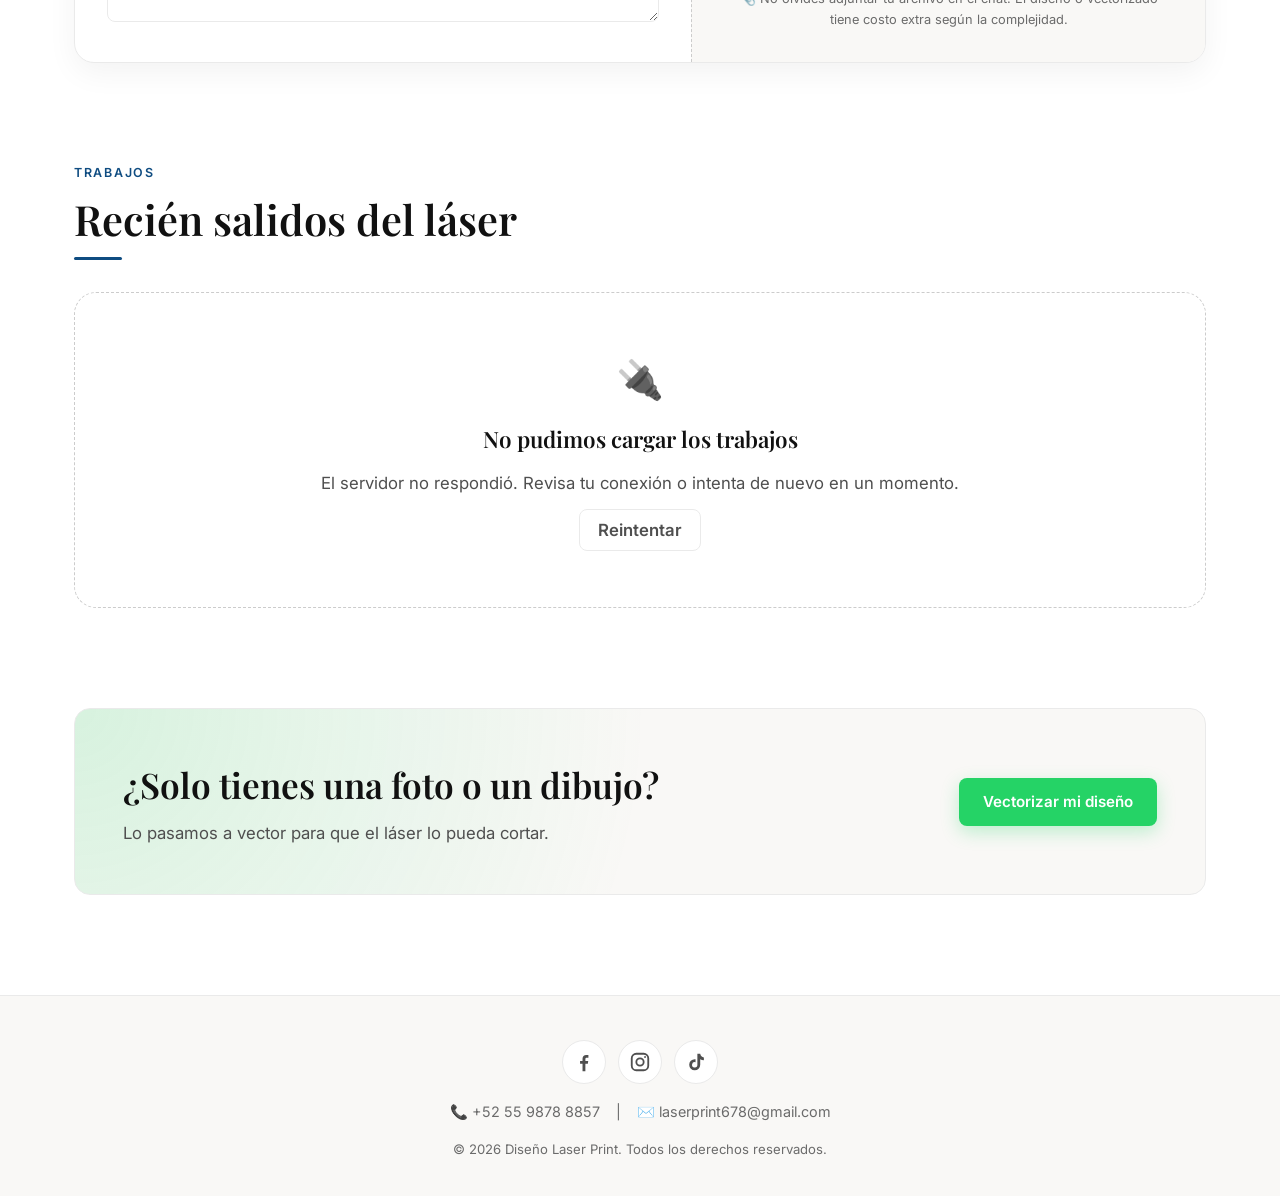
<file: cortelaser.html>
<!DOCTYPE html>
<html lang="es-MX">
<head>
  <meta charset="UTF-8">
  <meta name="viewport" content="width=device-width, initial-scale=1.0">
  <title>Corte y grabado láser CO2 en Atizapán | Diseño Laser Print</title>

  <script>
    (function () {
      try {
        var t = localStorage.getItem('theme');
        if (!t) t = window.matchMedia('(prefers-color-scheme: dark)').matches ? 'dark' : 'light';
        document.documentElement.setAttribute('data-theme', t);
      } catch (e) {}
    })();
  </script>

  <meta name="description" content="Corte y grabado con láser CO2 en Cd. López Mateos, Atizapán: MDF, acrílico, papel cascarón, cartón y grabado en aluminio. Revisa si tu archivo sirve para láser y cotiza por WhatsApp.">
  <meta name="robots" content="index, follow">
  <meta name="theme-color" content="#0a0a12">
  <link rel="canonical" href="https://diazvb2506.github.io/laserprint-web/cortelaser.html">

  <meta property="og:type" content="website">
  <meta property="og:locale" content="es_MX">
  <meta property="og:site_name" content="Diseño Laser Print">
  <meta property="og:title" content="Corte y grabado láser CO2 | Diseño Laser Print">
  <meta property="og:description" content="MDF, acrílico, cascarón y más. Sube tu archivo y mira cómo lo cortaría el láser.">
  <meta property="og:url" content="https://diazvb2506.github.io/laserprint-web/cortelaser.html">
  <meta property="og:image" content="https://diazvb2506.github.io/laserprint-web/uploads/fotos/LOGOTIPO.png">

  <link rel="icon" type="image/png" href="uploads/fotos/LOGOTIPO.png">
  <link rel="apple-touch-icon" href="uploads/fotos/LOGOTIPO.png">

  <link rel="preconnect" href="https://fonts.googleapis.com">
  <link rel="preconnect" href="https://fonts.gstatic.com" crossorigin>
  <link rel="preconnect" href="https://res.cloudinary.com">
  <link rel="preconnect" href="https://laserprint-api.onrender.com">
  <link href="https://fonts.googleapis.com/css2?family=Inter:wght@400;500;600;700&family=Playfair+Display:ital,wght@0,500;0,600;1,400&display=swap" rel="stylesheet">

  <link rel="stylesheet" href="cortelaser.css?v=1.0">
</head>
<body>

  <div class="bg-glow ambient-cyan" aria-hidden="true"></div>
  <div class="bg-glow ambient-magenta" aria-hidden="true"></div>

  <!-- ===== Encabezado ===== -->
  <header class="glass-header">
    <nav class="nav-container" aria-label="Menú principal">
      <a href="index.html" class="logo" aria-label="Diseño Laser Print, ir al inicio">
        <img src="uploads/fotos/LOGOTIPO.png" alt="Diseño Laser Print" class="logo-img"
             onerror="this.onerror=null; this.src='https://placehold.co/260x100/111111/00f0ff?text=DISE%C3%91O+LASERPRINT';">
      </a>

      <button class="mobile-menu-btn" id="mobileMenuBtn" aria-label="Abrir menú" aria-controls="navLinks" aria-expanded="false">
        <span></span><span></span><span></span>
      </button>

      <ul class="nav-links" id="navLinks">
        <li><a href="index.html" class="nav-btn">Inicio</a></li>
        <li><a href="dtf.html" class="nav-btn">DTF TEXTIL / UV</a></li>
        <li><a href="sublimacion.html" class="nav-btn">SUBLIMACIÓN</a></li>
        <li><a href="lona.html" class="nav-btn">LONA</a></li>
        <li><a href="coroplast.html" class="nav-btn">COROPLAST</a></li>
        <li><a href="cortelaser.html" class="nav-btn active" aria-current="page">CORTE LÁSER</a></li>
        <li><a href="vinil.html" class="nav-btn">VINIL</a></li>
        <li><a href="login.html" class="nav-btn btn-admin" rel="nofollow">Iniciar Sesión Admin</a></li>
        <li><button id="themeToggleBtn" class="theme-toggle-btn" aria-label="Cambiar tema claro u oscuro">🌙</button></li>
      </ul>
    </nav>
  </header>

  <main>
    <!-- ===== Portada: texto + láser dibujando ===== -->
    <section class="laser-hero">
      <div>
        <nav class="migas" aria-label="Ruta">
          <a href="index.html">Inicio</a>
          <span aria-hidden="true">/</span>
          <span aria-current="page">Corte láser</span>
        </nav>

        <p class="kicker">Láser CO2 · Corte y grabado</p>
        <h1>Precisión que se corta con <span class="rayo">luz</span></h1>
        <p class="lead">Cortamos y grabamos con láser CO2: letreros, llaveros, invitaciones, cajas, piezas para maquetas y detalles personalizados en MDF, acrílico, papel cascarón y cartón. En aluminio, grabado.</p>

        <ul class="specs" aria-label="Lo que hacemos">
          <li><strong>Corte</strong><span>piezas con cualquier forma</span></li>
          <li><strong>Grabado</strong><span>textos, logos y fotos</span></li>
          <li><strong>5</strong><span>materiales</span></li>
        </ul>

        <div class="hero-acciones">
          <a class="btn-cta" href="#revisor">Revisar mi archivo ↓</a>
          <a class="btn-sec wa-general" href="https://wa.me/5215598788857" target="_blank" rel="noopener noreferrer">Cotizar por WhatsApp</a>
        </div>
      </div>

      <div class="cama" aria-hidden="true">
        <div class="cama-etq"><span class="led"></span> LÁSER CO2 · CORTANDO</div>
        <svg class="cama-svg" id="camaSvg" viewBox="0 0 400 300">
          <!-- Guías (lo que falta por cortar) -->
          <g class="guias">
            <path class="guia" d="M40 30 H300 a40 40 0 0 1 40 40 V230 a40 40 0 0 1 -40 40 H40 a20 20 0 0 1 -20 -20 V50 a20 20 0 0 1 20 -20 Z"/>
            <path class="guia" d="M316 70 a16 16 0 1 0 -32 0 a16 16 0 1 0 32 0 Z"/>
            <path class="guia" d="M120 90 L134 128 L174 128 L142 152 L154 190 L120 167 L86 190 L98 152 L66 128 L106 128 Z"/>
            <path class="guia" d="M210 120 C230 100 260 100 280 120 S 310 160 290 185 L250 225 L210 185 C190 160 190 140 210 120 Z"/>
            <path class="guia" d="M60 235 Q90 210 120 235 T 180 235 T 240 235 T 300 235"/>
          </g>
          <!-- Cortes (se dibujan con el láser) -->
          <g class="cortes"></g>
          <g class="chispas"></g>
          <circle class="cabezal" r="3.4" cx="-20" cy="-20"/>
        </svg>
        <div class="cama-pie"><span id="camaCoord">X 0.0  Y 0.0</span><span id="camaProgreso">0%</span></div>
      </div>
    </section>

    <!-- ===== ¿Tu archivo sirve? ===== -->
    <section class="bloque" id="revisor" aria-labelledby="tituloRevisor">
      <div class="bloque-header">
        <p class="kicker">Antes de enviarlo</p>
        <h2 id="tituloRevisor" class="titulo-seccion">¿Tu archivo sirve para láser?</h2>
        <p class="sub-seccion">Súbelo aquí y te decimos al momento si está listo, cuánto mide y cómo lo recorrería el láser.</p>
      </div>

      <div class="revisor">
        <label class="soltar" id="soltar">
          <input type="file" id="archivoLaser" accept=".svg,.dxf,.pdf,.ai,.eps,.cdr,.png,.jpg,.jpeg,.webp,image/svg+xml,application/pdf,image/png,image/jpeg,image/webp" aria-describedby="soltarAyuda">
          <span class="icono" aria-hidden="true">📐</span>
          <strong>Arrastra tu archivo o toca para elegirlo</strong>
          <ul class="formatos" aria-label="Formatos">
            <li>SVG</li><li>DXF</li><li>AI</li><li>PDF</li><li>CDR</li><li>PNG</li><li>JPG</li>
          </ul>
          <p id="soltarAyuda" class="privado">🔒 Se revisa en tu teléfono o computadora: no se sube a ningún lado.</p>
        </label>

        <div class="diagnostico" id="diagnostico" aria-live="polite">
          <div class="diag-vacio">
            <h3>Esto es lo que revisamos</h3>
            <ul>
              <li><span aria-hidden="true">✂️</span> Si tiene líneas de corte (vector) o es una imagen.</li>
              <li><span aria-hidden="true">📏</span> Cuánto mide tu diseño en centímetros.</li>
              <li><span aria-hidden="true">🔥</span> Una simulación del láser recorriendo tus líneas (SVG y DXF).</li>
              <li><span aria-hidden="true">💬</span> Y te dejamos el mensaje listo para cotizar.</li>
            </ul>
          </div>
        </div>
      </div>
    </section>

    <!-- ===== Corte vs grabado ===== -->
    <section class="bloque" aria-labelledby="tituloCvg">
      <div class="cvg">
        <div class="cvg-texto">
          <p class="kicker">La diferencia</p>
          <h2 id="tituloCvg" class="titulo-seccion">¿Corte, grabado o los dos?</h2>
          <div class="selector" role="group" aria-label="Ver ejemplo" style="margin-top:22px">
            <button type="button" data-modo="corte" aria-pressed="true">Corte</button>
            <button type="button" data-modo="grabado" aria-pressed="false">Grabado</button>
            <button type="button" data-modo="ambos" aria-pressed="false">Los dos</button>
          </div>
          <div id="cvgTexto">
            <h3>Corte</h3>
            <p>El láser atraviesa el material siguiendo una línea y saca la pieza con la forma exacta: letras sueltas, llaveros, figuras, piezas para armar.</p>
            <span class="archivo-ideal"><span aria-hidden="true">📁</span> Necesita archivo en <b>vector</b>: DXF, AI, PDF o SVG.</span>
          </div>
        </div>

        <div class="muestra" id="muestra" data-modo="corte" role="img" aria-label="Ejemplo de llavero de MDF cortado y grabado">
          <svg viewBox="0 0 400 300" aria-hidden="true">
            <!-- Agujero del llavero (se ve oscuro cuando se corta) -->
            <circle class="m-hueco" cx="88" cy="150" r="14"/>
            <!-- Grabado -->
            <text class="m-grabado" x="230" y="142" text-anchor="middle" font-family="Georgia, serif" font-size="40" font-weight="700">LASER</text>
            <text class="m-grabado" x="230" y="184" text-anchor="middle" font-family="Georgia, serif" font-size="22" letter-spacing="6">PRINT</text>
            <path class="m-grabado" d="M230 205 c-6 -8 -18 -6 -18 4 c0 8 18 18 18 18 s18 -10 18 -18 c0 -10 -12 -12 -18 -4 z"/>
            <!-- Línea de corte -->
            <path class="m-corte" d="M60 80 H330 a30 30 0 0 1 30 30 V190 a30 30 0 0 1 -30 30 H60 a30 30 0 0 1 -30 -30 V110 a30 30 0 0 1 30 -30 Z"/>
            <circle class="m-corte" cx="88" cy="150" r="14" style="stroke-dasharray:90;stroke-dashoffset:90"/>
          </svg>
        </div>
      </div>
    </section>

    <!-- ===== Materiales ===== -->
    <section class="bloque" aria-labelledby="tituloMateriales">
      <div class="bloque-header">
        <p class="kicker">Materiales</p>
        <h2 id="tituloMateriales" class="titulo-seccion">¿En qué lo hacemos?</h2>
        <p class="sub-seccion">Con láser CO2 cortamos y grabamos materiales no metálicos. El aluminio solo se graba.</p>
      </div>

      <div class="materiales">
        <article class="material">
          <div class="textura mdf" aria-hidden="true"></div>
          <div class="material-info">
            <h3>MDF</h3>
            <p>Madera prensada. Letreros, cajas, llaveros, decoración y maquetas.</p>
            <div class="puede"><span class="si">Corte</span><span class="si">Grabado</span></div>
          </div>
        </article>
        <article class="material">
          <div class="textura acrilico" aria-hidden="true"></div>
          <div class="material-info">
            <h3>Acrílico</h3>
            <p>Brillante y de colores. Letreros, displays, trofeos y letras 3D.</p>
            <div class="puede"><span class="si">Corte</span><span class="si">Grabado</span></div>
          </div>
        </article>
        <article class="material">
          <div class="textura cascaron" aria-hidden="true"></div>
          <div class="material-info">
            <h3>Papel cascarón</h3>
            <p>Ligero y rígido. Maquetas, letras para eventos y escenografía.</p>
            <div class="puede"><span class="si">Corte</span><span class="si">Grabado</span></div>
          </div>
        </article>
        <article class="material">
          <div class="textura carton" aria-hidden="true"></div>
          <div class="material-info">
            <h3>Cartón</h3>
            <p>Prototipos, empaques, plantillas y manualidades.</p>
            <div class="puede"><span class="si">Corte</span><span class="si">Grabado</span></div>
          </div>
        </article>
        <article class="material">
          <div class="textura aluminio" aria-hidden="true"></div>
          <div class="material-info">
            <h3>Aluminio</h3>
            <p>Placas, termos y piezas metálicas personalizadas.</p>
            <div class="puede"><span class="no">Corte</span><span class="si">Grabado</span></div>
          </div>
        </article>
      </div>
    </section>

    <!-- ===== Cotizador ===== -->
    <section class="bloque" id="cotizar" aria-labelledby="tituloCotizar">
      <div class="bloque-header">
        <p class="kicker">Cotiza</p>
        <h2 id="tituloCotizar" class="titulo-seccion">Cuéntanos qué necesitas</h2>
        <p class="sub-seccion">Elige las opciones y te dejamos el mensaje listo. Al abrir WhatsApp, adjunta tu archivo en el chat.</p>
      </div>

      <form class="cotizador" id="cotForm" novalidate>
        <div class="cot-campos">
          <fieldset>
            <legend>Material</legend>
            <div class="opciones">
              <label class="opcion"><input type="radio" name="material" value="MDF" checked><span>MDF</span></label>
              <label class="opcion"><input type="radio" name="material" value="Acrílico"><span>Acrílico</span></label>
              <label class="opcion"><input type="radio" name="material" value="Papel cascarón"><span>Cascarón</span></label>
              <label class="opcion"><input type="radio" name="material" value="Cartón"><span>Cartón</span></label>
              <label class="opcion"><input type="radio" name="material" value="Aluminio"><span>Aluminio</span></label>
              <label class="opcion"><input type="radio" name="material" value="No sé, recomiéndenme"><span>No sé</span></label>
            </div>
          </fieldset>

          <fieldset>
            <legend>Servicio</legend>
            <div class="opciones">
              <label class="opcion"><input type="radio" name="servicio" value="Corte" checked><span>✂️ Corte</span></label>
              <label class="opcion"><input type="radio" name="servicio" value="Grabado"><span>🔥 Grabado</span></label>
              <label class="opcion"><input type="radio" name="servicio" value="Corte y grabado"><span>Los dos</span></label>
            </div>
          </fieldset>

          <div>
            <span class="cot-etq">Medida aproximada y cantidad</span>
            <div class="cot-fila">
              <label class="campo"><input type="number" id="cotAncho" inputmode="decimal" min="0.1" step="any" placeholder="Ancho" aria-label="Ancho en centímetros"><span class="unidad">cm</span></label>
              <span class="por" aria-hidden="true">×</span>
              <label class="campo"><input type="number" id="cotAlto" inputmode="decimal" min="0.1" step="any" placeholder="Alto" aria-label="Alto en centímetros"><span class="unidad">cm</span></label>
              <label class="campo"><input type="number" id="cotCantidad" inputmode="numeric" min="1" step="1" value="1" aria-label="Cantidad de piezas"><span class="unidad">pzs</span></label>
            </div>
          </div>

          <div>
            <label class="cot-etq" for="cotNotas">Detalles <span style="text-transform:none;letter-spacing:0;font-weight:400">(opcional)</span></label>
            <textarea class="cot-notas" id="cotNotas" maxlength="400" placeholder="Ej. Grosor 3 mm · Acrílico negro · Lo necesito para una boda el sábado"></textarea>
          </div>
        </div>

        <aside class="cot-resumen">
          <span class="cot-etq">Tu mensaje</span>
          <p class="mensaje-prev" id="mensajePrev"></p>
          <a class="btn-cta" id="cotWhatsapp" href="#" target="_blank" rel="noopener noreferrer">Abrir WhatsApp</a>
          <p class="cot-letra">📎 No olvides adjuntar tu archivo en el chat. El diseño o vectorizado tiene costo extra según la complejidad.</p>
        </aside>
      </form>
    </section>

    <!-- ===== Vitrina de trabajos ===== -->
    <section class="bloque" id="trabajos" aria-labelledby="tituloTrabajos">
      <div class="bloque-header">
        <p class="kicker">Trabajos</p>
        <h2 id="tituloTrabajos" class="titulo-seccion">Recién salidos del láser</h2>
        <p class="vitrina-resumen" id="vitrinaResumen" aria-live="polite">Cargando trabajos…</p>
      </div>

      <div class="vitrina" id="vitrina">
        <div class="escaparate cargando" id="escaparate" aria-hidden="true"></div>
        <div class="miniaturas" id="miniaturas" role="group" aria-label="Elegir trabajo"></div>
      </div>
    </section>

    <!-- ===== Llamado final ===== -->
    <section class="cta-banda">
      <div>
        <h2>¿Solo tienes una foto o un dibujo?</h2>
        <p>Lo pasamos a vector para que el láser lo pueda cortar.</p>
      </div>
      <a class="btn-cta wa-vector" href="https://wa.me/5215598788857" target="_blank" rel="noopener noreferrer">Vectorizar mi diseño</a>
    </section>
  </main>

  <!-- ===== Pie ===== -->
  <footer class="glass-footer">
    <div class="footer-content">
      <div class="footer-social">
        <a href="https://www.facebook.com/PON_AQUI_TU_LINK" target="_blank" rel="noopener noreferrer" aria-label="Facebook de Laser Print">
          <svg viewBox="0 0 24 24" width="22" height="22" fill="currentColor" aria-hidden="true"><path d="M13.5 22v-8h2.7l.4-3.2h-3.1V8.8c0-.9.3-1.5 1.6-1.5h1.7V4.4c-.3 0-1.3-.1-2.4-.1-2.4 0-4 1.5-4 4.1v2.4H7.7V14h2.7v8h3.1z"/></svg>
        </a>
        <a href="https://www.instagram.com/laserprint678/" target="_blank" rel="noopener noreferrer" aria-label="Instagram de Laser Print">
          <svg viewBox="0 0 24 24" width="22" height="22" fill="none" stroke="currentColor" stroke-width="2" aria-hidden="true"><rect x="3" y="3" width="18" height="18" rx="5"/><circle cx="12" cy="12" r="4"/><circle cx="17.5" cy="6.5" r="1" fill="currentColor" stroke="none"/></svg>
        </a>
        <a href="https://www.tiktok.com/@laserprint2026" target="_blank" rel="noopener noreferrer" aria-label="TikTok de Laser Print">
          <svg viewBox="0 0 24 24" width="22" height="22" fill="currentColor" aria-hidden="true"><path d="M16.6 3c.4 2.2 1.9 3.8 4 4v3.1c-1.5 0-2.9-.5-4-1.2V15a6 6 0 1 1-6-6c.3 0 .6 0 .9.1v3.2a2.9 2.9 0 1 0 2 2.7V3h3.1z"/></svg>
        </a>
      </div>
      <div class="footer-contact">
        <a href="tel:+525598788857">📞 +52 55 9878 8857</a>
        <span class="footer-separator">|</span>
        <a href="mailto:laserprint678@gmail.com">✉️ laserprint678@gmail.com</a>
      </div>
      <p class="footer-rights">© <span id="year">2026</span> Diseño Laser Print. Todos los derechos reservados.</p>
    </div>
  </footer>

  <!-- ===== Visor ===== -->
  <div class="visor" id="visor" role="dialog" aria-modal="true" aria-labelledby="visorTitulo" hidden>
    <button type="button" class="visor-cerrar" id="visorCerrar" aria-label="Cerrar">✕</button>
    <button type="button" class="visor-nav visor-prev" id="visorPrev" aria-label="Anterior">‹</button>
    <button type="button" class="visor-nav visor-next" id="visorNext" aria-label="Siguiente">›</button>
    <div class="visor-caja">
      <div class="visor-media" id="visorMedia"></div>
      <aside class="visor-info">
        <p class="visor-contador" id="visorContador"></p>
        <h2 id="visorTitulo"></h2>
        <p class="visor-precio" id="visorPrecio"></p>
        <p class="visor-desc" id="visorDesc"></p>
        <div class="visor-acciones">
          <a class="btn-cta" id="visorWhatsapp" target="_blank" rel="noopener noreferrer">Quiero uno así</a>
          <a class="btn-sec" id="visorAbrir" target="_blank" rel="noopener noreferrer" hidden>Abrir PDF</a>
        </div>
      </aside>
    </div>
  </div>

  <script src="cortelaser.js?v=1.0" defer></script>
</body>
</html>
</file>
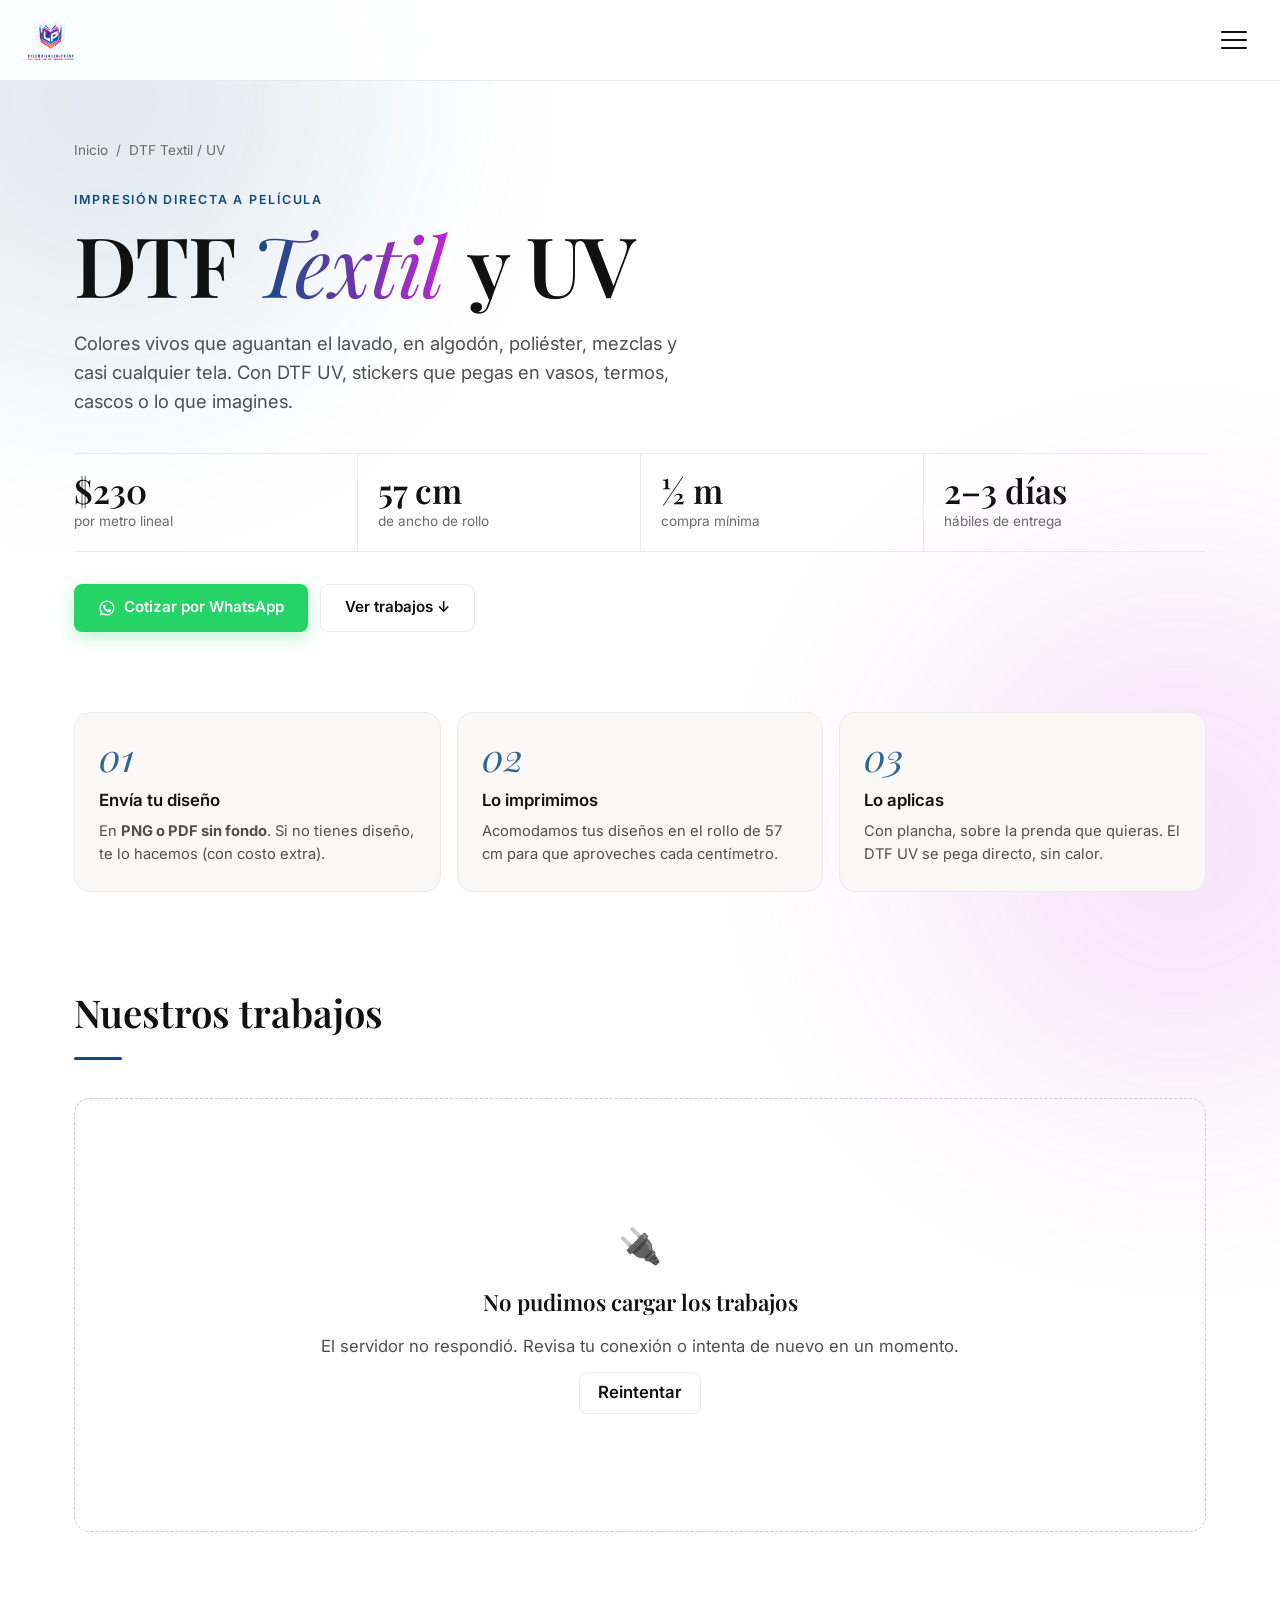
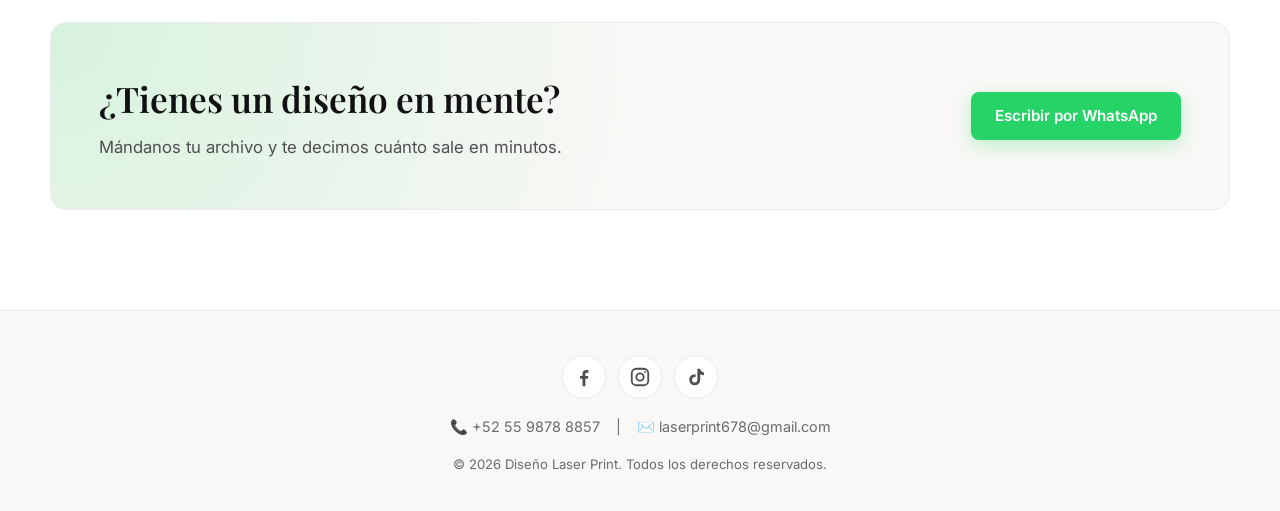
<file: dtf.html>
<!DOCTYPE html>
<html lang="es-MX">
<head>
  <meta charset="UTF-8">
  <meta name="viewport" content="width=device-width, initial-scale=1.0">
  <title>DTF Textil y UV en Atizapán | Diseño Laser Print</title>

  <!-- Tema antes de pintar (mismo que el inicio) -->
  <script>
    (function () {
      try {
        var t = localStorage.getItem('theme');
        if (!t) t = window.matchMedia('(prefers-color-scheme: dark)').matches ? 'dark' : 'light';
        document.documentElement.setAttribute('data-theme', t);
      } catch (e) {}
    })();
  </script>

  <meta name="description" content="Impresión DTF textil y DTF UV en Cd. López Mateos, Atizapán. Rollo de 57 cm, colores vivos y resistentes al lavado. Mira nuestros trabajos y cotiza por WhatsApp.">
  <meta name="robots" content="index, follow">
  <meta name="theme-color" content="#0a0a12">
  <link rel="canonical" href="https://diazvb2506.github.io/laserprint-web/dtf.html">

  <meta property="og:type" content="website">
  <meta property="og:locale" content="es_MX">
  <meta property="og:site_name" content="Diseño Laser Print">
  <meta property="og:title" content="DTF Textil y UV | Diseño Laser Print">
  <meta property="og:description" content="Playeras, sudaderas, gorras y stickers UV con colores que duran. Cotiza por WhatsApp.">
  <meta property="og:url" content="https://diazvb2506.github.io/laserprint-web/dtf.html">
  <meta property="og:image" content="https://diazvb2506.github.io/laserprint-web/uploads/fotos/LOGOTIPO.png">

  <link rel="icon" type="image/png" href="uploads/fotos/LOGOTIPO.png">
  <link rel="apple-touch-icon" href="uploads/fotos/LOGOTIPO.png">

  <link rel="preconnect" href="https://fonts.googleapis.com">
  <link rel="preconnect" href="https://fonts.gstatic.com" crossorigin>
  <link rel="preconnect" href="https://res.cloudinary.com">
  <link rel="preconnect" href="https://laserprint-api.onrender.com">
  <link href="https://fonts.googleapis.com/css2?family=Inter:wght@400;500;600&family=Playfair+Display:ital,wght@0,500;0,600;1,400&display=swap" rel="stylesheet">

  <!-- Estilo base del sitio (encabezado, pie, tema) + estilo de la sección -->
  <link rel="stylesheet" href="index.css?v=1.5">
  <link rel="stylesheet" href="dtf.css?v=1.0">
</head>

<!--
  PARA REUTILIZAR EN OTRA SECCIÓN (lona, vinil…):
  copia este archivo, cambia data-categoria (exactamente como en el panel),
  data-titulo, data-whatsapp, los textos del encabezado y el enlace activo del menú.
  dtf.css y dtf.js funcionan igual para todas.
-->
<body data-categoria="DTF TEXTIL / UV"
      data-titulo="DTF Textil / UV"
      data-whatsapp="Hola Laser Print, quiero cotizar DTF">

  <div class="bg-glow ambient-cyan" aria-hidden="true"></div>
  <div class="bg-glow ambient-magenta" aria-hidden="true"></div>

  <!-- ===== Encabezado (igual que el inicio) ===== -->
  <header class="glass-header">
    <nav class="nav-container" aria-label="Menú principal">
      <a href="index.html" class="logo" aria-label="Diseño Laser Print, ir al inicio">
        <img src="uploads/fotos/LOGOTIPO.png" alt="Diseño Laser Print" class="logo-img"
             onerror="this.onerror=null; this.src='https://placehold.co/260x100/111111/00f0ff?text=DISE%C3%91O+LASERPRINT';">
      </a>

      <button class="mobile-menu-btn" id="mobileMenuBtn" aria-label="Abrir menú" aria-controls="navLinks" aria-expanded="false">
        <span></span><span></span><span></span>
      </button>

      <ul class="nav-links" id="navLinks">
        <li><a href="index.html" class="nav-btn">Inicio</a></li>
        <li><a href="dtf.html" class="nav-btn active" aria-current="page">DTF TEXTIL / UV</a></li>
        <li><a href="sublimacion.html" class="nav-btn">SUBLIMACIÓN</a></li>
        <li><a href="lona.html" class="nav-btn">LONA</a></li>
        <li><a href="coroplast.html" class="nav-btn">COROPLAST</a></li>
        <li><a href="cortelaser.html" class="nav-btn">CORTE LÁSER</a></li>
        <li><a href="vinil.html" class="nav-btn">VINIL</a></li>
        <li><a href="login.html" class="nav-btn btn-admin" rel="nofollow">Iniciar Sesión Admin</a></li>
        <li><button id="themeToggleBtn" class="theme-toggle-btn" aria-label="Cambiar tema claro u oscuro">🌙</button></li>
      </ul>
    </nav>
  </header>

  <main>
    <!-- ===== Portada de la sección ===== -->
    <section class="seccion-hero">
      <nav class="migas" aria-label="Ruta">
        <a href="index.html">Inicio</a>
        <span aria-hidden="true">/</span>
        <span aria-current="page">DTF Textil / UV</span>
      </nav>

      <p class="kicker">Impresión directa a película</p>
      <h1 class="seccion-titulo">DTF <span class="text-gradient">Textil</span> y UV</h1>
      <p class="seccion-lead">
        Colores vivos que aguantan el lavado, en algodón, poliéster, mezclas y casi cualquier tela.
        Con DTF UV, stickers que pegas en vasos, termos, cascos o lo que imagines.
      </p>

      <ul class="datos" aria-label="Datos del servicio">
        <li><strong>$230</strong><span>por metro lineal</span></li>
        <li><strong>57 cm</strong><span>de ancho de rollo</span></li>
        <li><strong>½ m</strong><span>compra mínima</span></li>
        <li><strong>2–3 días</strong><span>hábiles de entrega</span></li>
      </ul>

      <div class="hero-acciones">
        <a class="btn-cta" id="ctaWhatsapp" href="https://wa.me/5215598788857?text=Hola%20Laser%20Print%2C%20quiero%20cotizar%20DTF" target="_blank" rel="noopener noreferrer">
          <svg viewBox="0 0 24 24" width="18" height="18" fill="currentColor" aria-hidden="true"><path d="M12 2a10 10 0 0 0-8.6 15.1L2 22l5-1.3A10 10 0 1 0 12 2zm0 18.2a8.2 8.2 0 0 1-4.2-1.2l-.3-.2-3 .8.8-2.9-.2-.3A8.2 8.2 0 1 1 12 20.2zm4.5-6.1c-.2-.1-1.5-.7-1.7-.8-.2-.1-.4-.1-.6.1l-.8 1c-.1.2-.3.2-.5.1a6.7 6.7 0 0 1-3.3-2.9c-.3-.4.2-.4.7-1.3.1-.2 0-.3 0-.4l-.8-1.8c-.2-.5-.4-.4-.6-.4h-.5a1 1 0 0 0-.7.3 3 3 0 0 0-.9 2.2 5.2 5.2 0 0 0 1.1 2.7 11.8 11.8 0 0 0 4.5 4c1.7.7 2.3.8 3.2.6.5-.1 1.5-.6 1.7-1.2.2-.6.2-1.1.2-1.2-.1-.1-.3-.2-.5-.3z"/></svg>
          Cotizar por WhatsApp
        </a>
        <a class="btn-sec" href="#trabajos">Ver trabajos ↓</a>
      </div>
    </section>

    <!-- ===== Cómo funciona ===== -->
    <section class="pasos" aria-labelledby="tituloPasos">
      <h2 id="tituloPasos" class="sr-only">Cómo funciona</h2>
      <ol>
        <li>
          <span class="paso-num">01</span>
          <h3>Envía tu diseño</h3>
          <p>En <b>PNG o PDF sin fondo</b>. Si no tienes diseño, te lo hacemos (con costo extra).</p>
        </li>
        <li>
          <span class="paso-num">02</span>
          <h3>Lo imprimimos</h3>
          <p>Acomodamos tus diseños en el rollo de 57 cm para que aproveches cada centímetro.</p>
        </li>
        <li>
          <span class="paso-num">03</span>
          <h3>Lo aplicas</h3>
          <p>Con plancha, sobre la prenda que quieras. El DTF UV se pega directo, sin calor.</p>
        </li>
      </ol>
    </section>

    <!-- ===== Trabajos ===== -->
    <section class="trabajos" id="trabajos" aria-labelledby="tituloTrabajos">
      <div class="trabajos-header">
        <div>
          <h2 id="tituloTrabajos" class="section-title">Nuestros trabajos</h2>
          <p class="trabajos-sub" id="trabajosResumen" aria-live="polite">Cargando trabajos…</p>
        </div>

        <div class="filtros" id="filtros" role="toolbar" aria-label="Filtrar trabajos" hidden>
          <button type="button" class="filtro activo" data-filtro="todo" aria-pressed="true">Todo <span></span></button>
          <button type="button" class="filtro" data-filtro="imagen" aria-pressed="false">Fotos <span></span></button>
          <button type="button" class="filtro" data-filtro="video" aria-pressed="false">Videos <span></span></button>
          <button type="button" class="filtro" data-filtro="pdf" aria-pressed="false">Catálogos <span></span></button>
        </div>
      </div>

      <!-- El mosaico se llena desde dtf.js -->
      <div class="mosaico" id="mosaico" aria-busy="true"></div>

      <!-- Tarjetas de información que se intercalan entre los trabajos.
           Edita su texto libremente; aparecen cuando hay suficientes publicaciones. -->
      <template id="notasMosaico">
        <div class="pieza nota">
          <span class="nota-grande">$230</span>
          <p class="nota-texto">por metro lineal de DTF textil. Acomoda varios diseños en el mismo metro y ahorra.</p>
        </div>
        <div class="pieza nota clara">
          <span class="nota-grande">¿Y el tuyo?</span>
          <p class="nota-texto">Mándanos tu diseño en PNG sin fondo y te cotizamos hoy mismo.</p>
          <a data-whatsapp href="#" target="_blank" rel="noopener noreferrer">Cotizar mi diseño</a>
        </div>
      </template>
    </section>

    <!-- ===== Llamado final ===== -->
    <section class="cta-banda">
      <div>
        <h2>¿Tienes un diseño en mente?</h2>
        <p>Mándanos tu archivo y te decimos cuánto sale en minutos.</p>
      </div>
      <a class="btn-cta" id="ctaWhatsapp2" href="https://wa.me/5215598788857?text=Hola%20Laser%20Print%2C%20quiero%20cotizar%20DTF" target="_blank" rel="noopener noreferrer">
        Escribir por WhatsApp
      </a>
    </section>
  </main>

  <!-- ===== Pie (igual que el inicio) ===== -->
  <footer class="glass-footer">
    <div class="footer-content">
      <div class="footer-social">
        <a href="https://www.facebook.com/PON_AQUI_TU_LINK" target="_blank" rel="noopener noreferrer" aria-label="Facebook de Laser Print">
          <svg viewBox="0 0 24 24" width="22" height="22" fill="currentColor" aria-hidden="true"><path d="M13.5 22v-8h2.7l.4-3.2h-3.1V8.8c0-.9.3-1.5 1.6-1.5h1.7V4.4c-.3 0-1.3-.1-2.4-.1-2.4 0-4 1.5-4 4.1v2.4H7.7V14h2.7v8h3.1z"/></svg>
        </a>
        <a href="https://www.instagram.com/laserprint678/" target="_blank" rel="noopener noreferrer" aria-label="Instagram de Laser Print">
          <svg viewBox="0 0 24 24" width="22" height="22" fill="none" stroke="currentColor" stroke-width="2" aria-hidden="true"><rect x="3" y="3" width="18" height="18" rx="5"/><circle cx="12" cy="12" r="4"/><circle cx="17.5" cy="6.5" r="1" fill="currentColor" stroke="none"/></svg>
        </a>
        <a href="https://www.tiktok.com/@laserprint2026" target="_blank" rel="noopener noreferrer" aria-label="TikTok de Laser Print">
          <svg viewBox="0 0 24 24" width="22" height="22" fill="currentColor" aria-hidden="true"><path d="M16.6 3c.4 2.2 1.9 3.8 4 4v3.1c-1.5 0-2.9-.5-4-1.2V15a6 6 0 1 1-6-6c.3 0 .6 0 .9.1v3.2a2.9 2.9 0 1 0 2 2.7V3h3.1z"/></svg>
        </a>
      </div>
      <div class="footer-contact">
        <a href="tel:+525598788857">📞 +52 55 9878 8857</a>
        <span class="footer-separator">|</span>
        <a href="mailto:laserprint678@gmail.com">✉️ laserprint678@gmail.com</a>
      </div>
      <p class="footer-rights">© <span id="year">2026</span> Diseño Laser Print. Todos los derechos reservados.</p>
    </div>
  </footer>

  <!-- ===== Visor ===== -->
  <div class="visor" id="visor" role="dialog" aria-modal="true" aria-labelledby="visorTitulo" hidden>
    <button type="button" class="visor-cerrar" id="visorCerrar" aria-label="Cerrar">✕</button>
    <button type="button" class="visor-nav visor-prev" id="visorPrev" aria-label="Anterior">‹</button>
    <button type="button" class="visor-nav visor-next" id="visorNext" aria-label="Siguiente">›</button>

    <div class="visor-caja">
      <div class="visor-media" id="visorMedia"></div>
      <aside class="visor-info">
        <p class="visor-contador" id="visorContador"></p>
        <h2 id="visorTitulo"></h2>
        <p class="visor-precio" id="visorPrecio"></p>
        <p class="visor-desc" id="visorDesc"></p>
        <div class="visor-acciones">
          <a class="btn-cta" id="visorWhatsapp" target="_blank" rel="noopener noreferrer">Quiero uno así</a>
          <a class="btn-sec" id="visorAbrir" target="_blank" rel="noopener noreferrer" hidden>Abrir PDF</a>
        </div>
      </aside>
    </div>
  </div>

  <script src="dtf.js?v=1.0" defer></script>
</body>
</html>
</file>
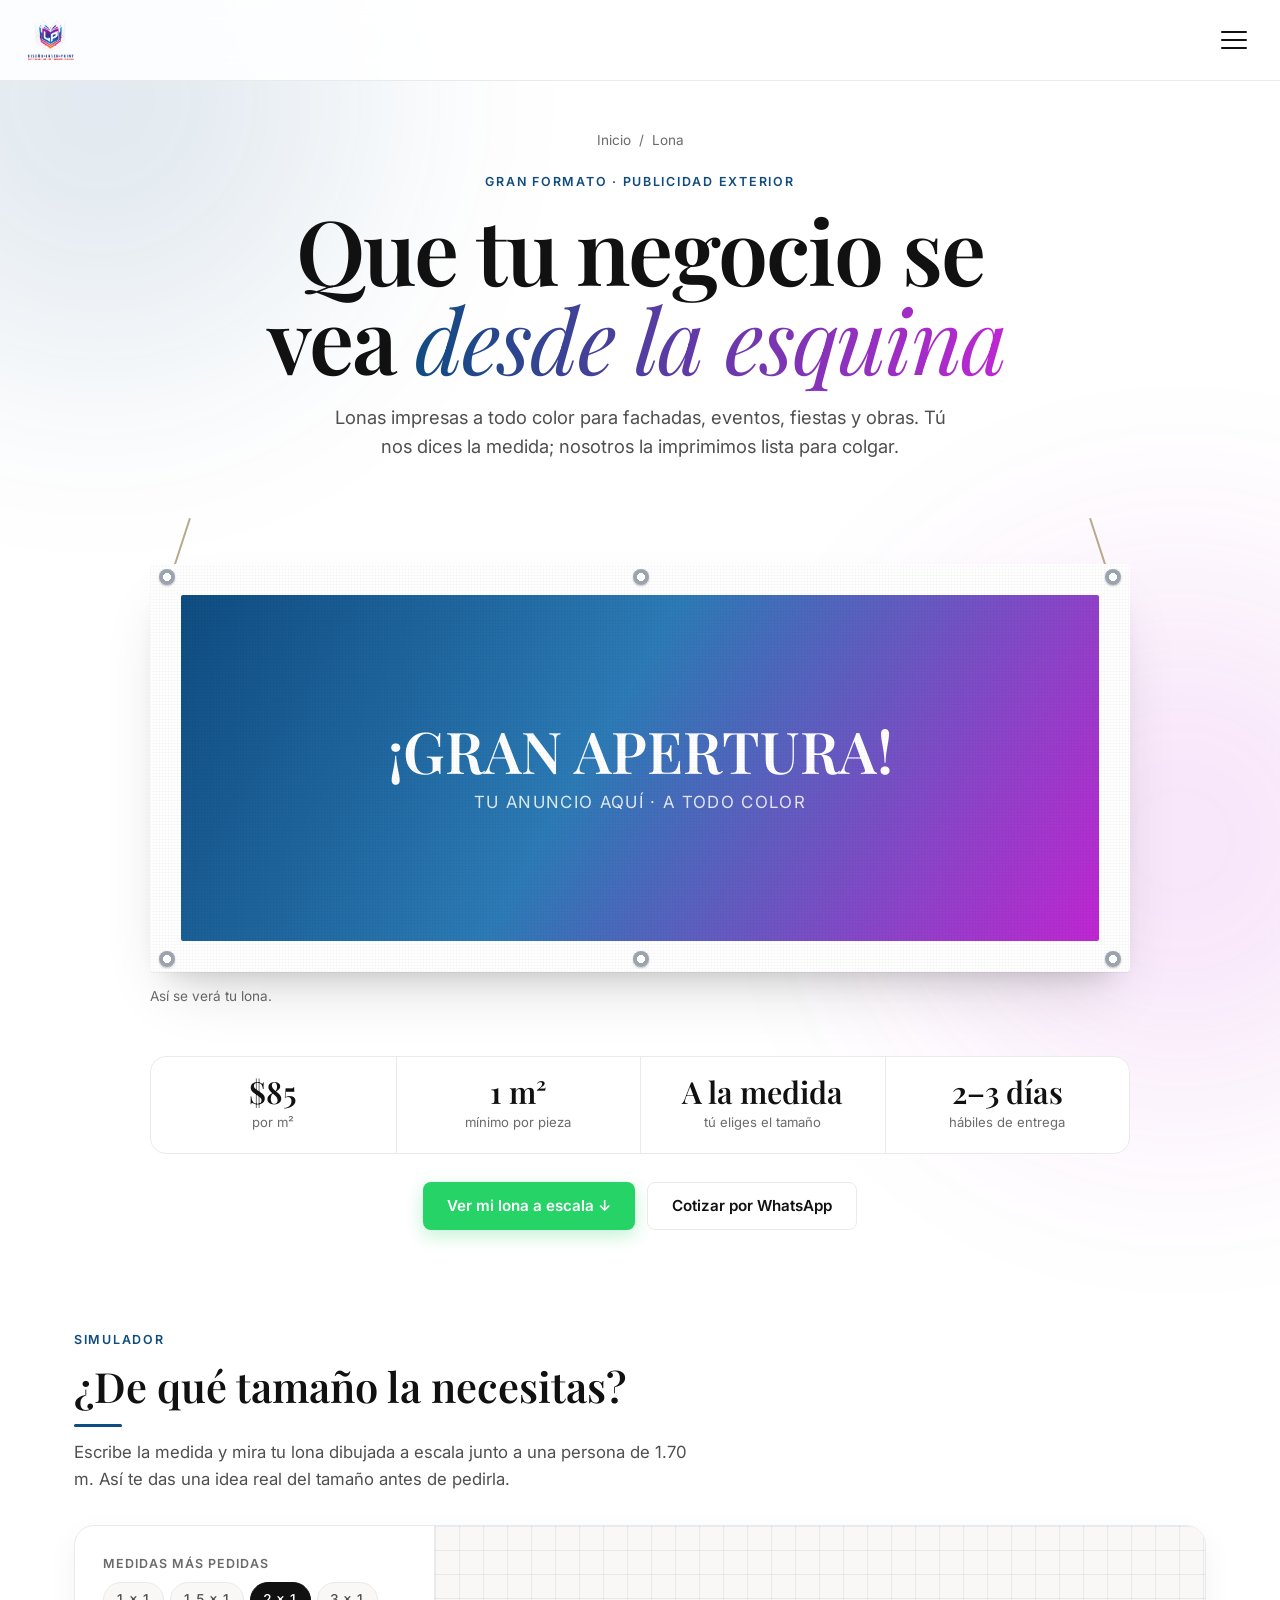
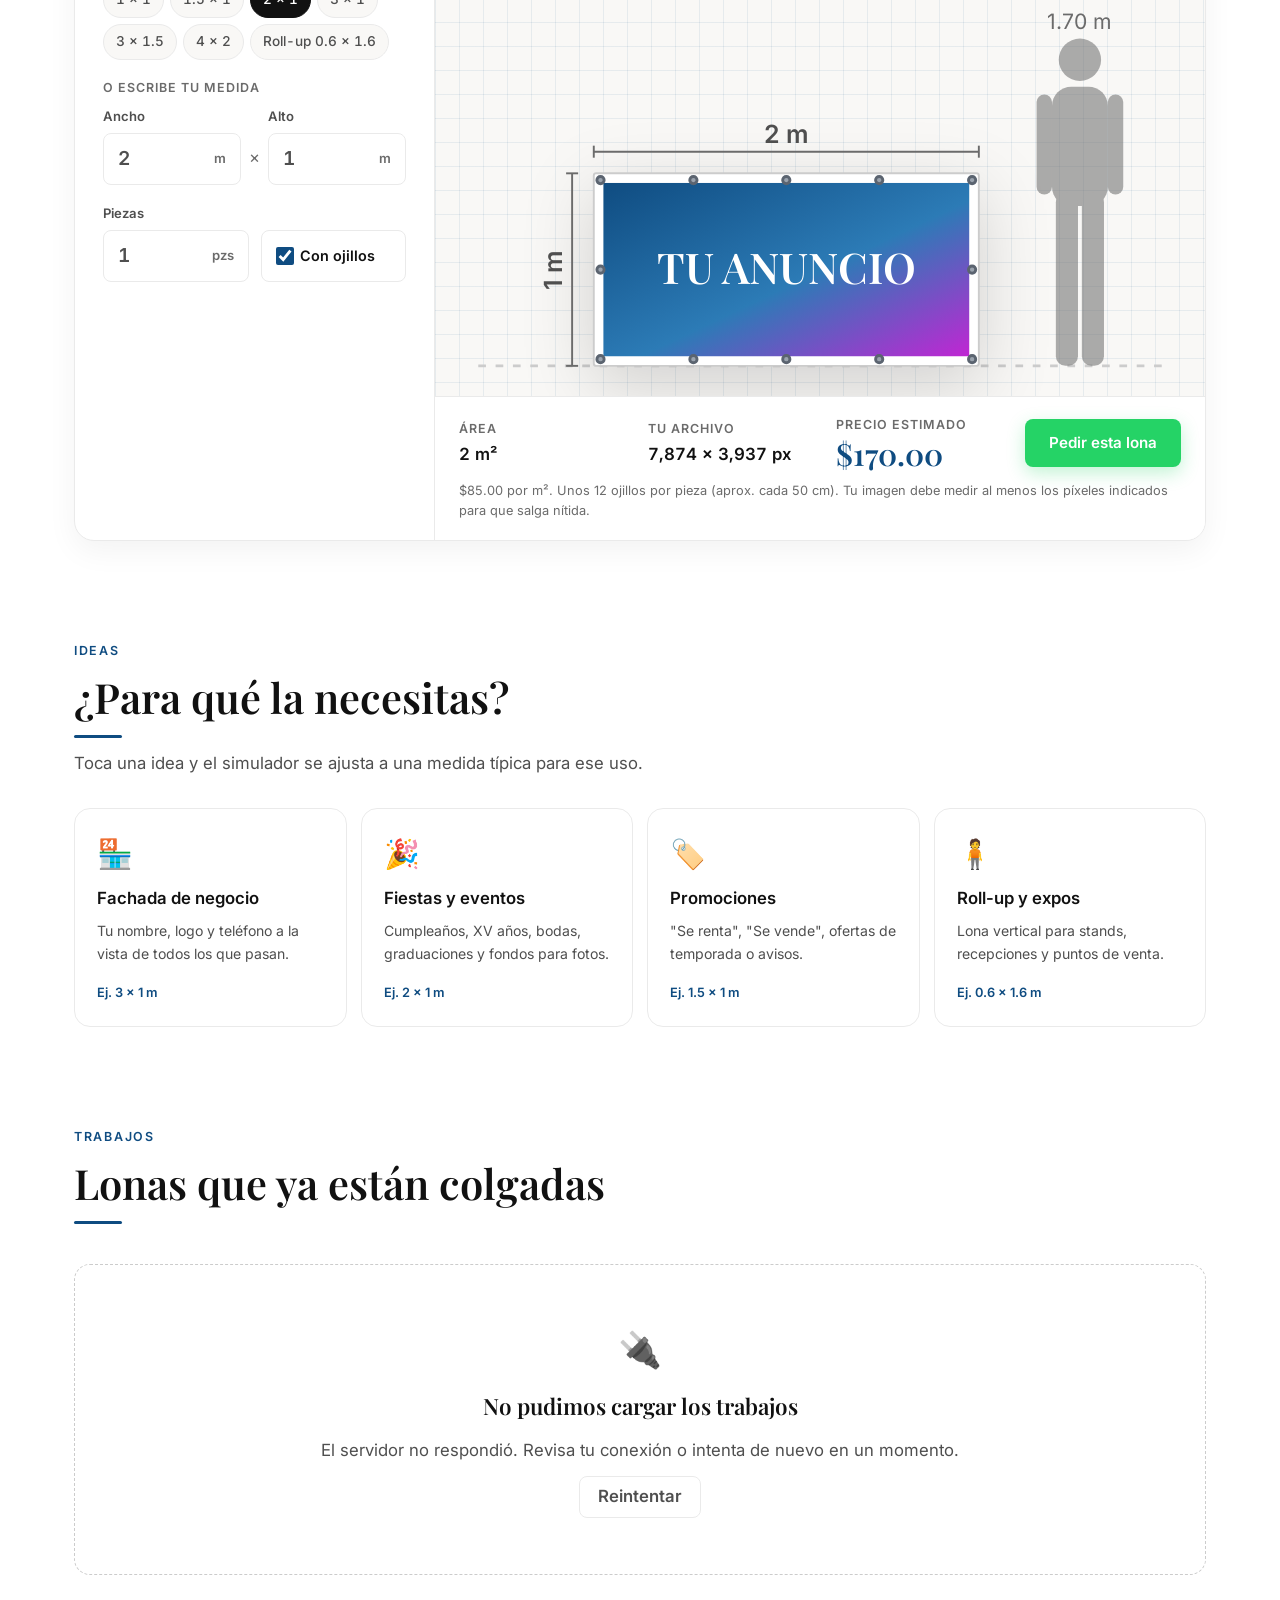
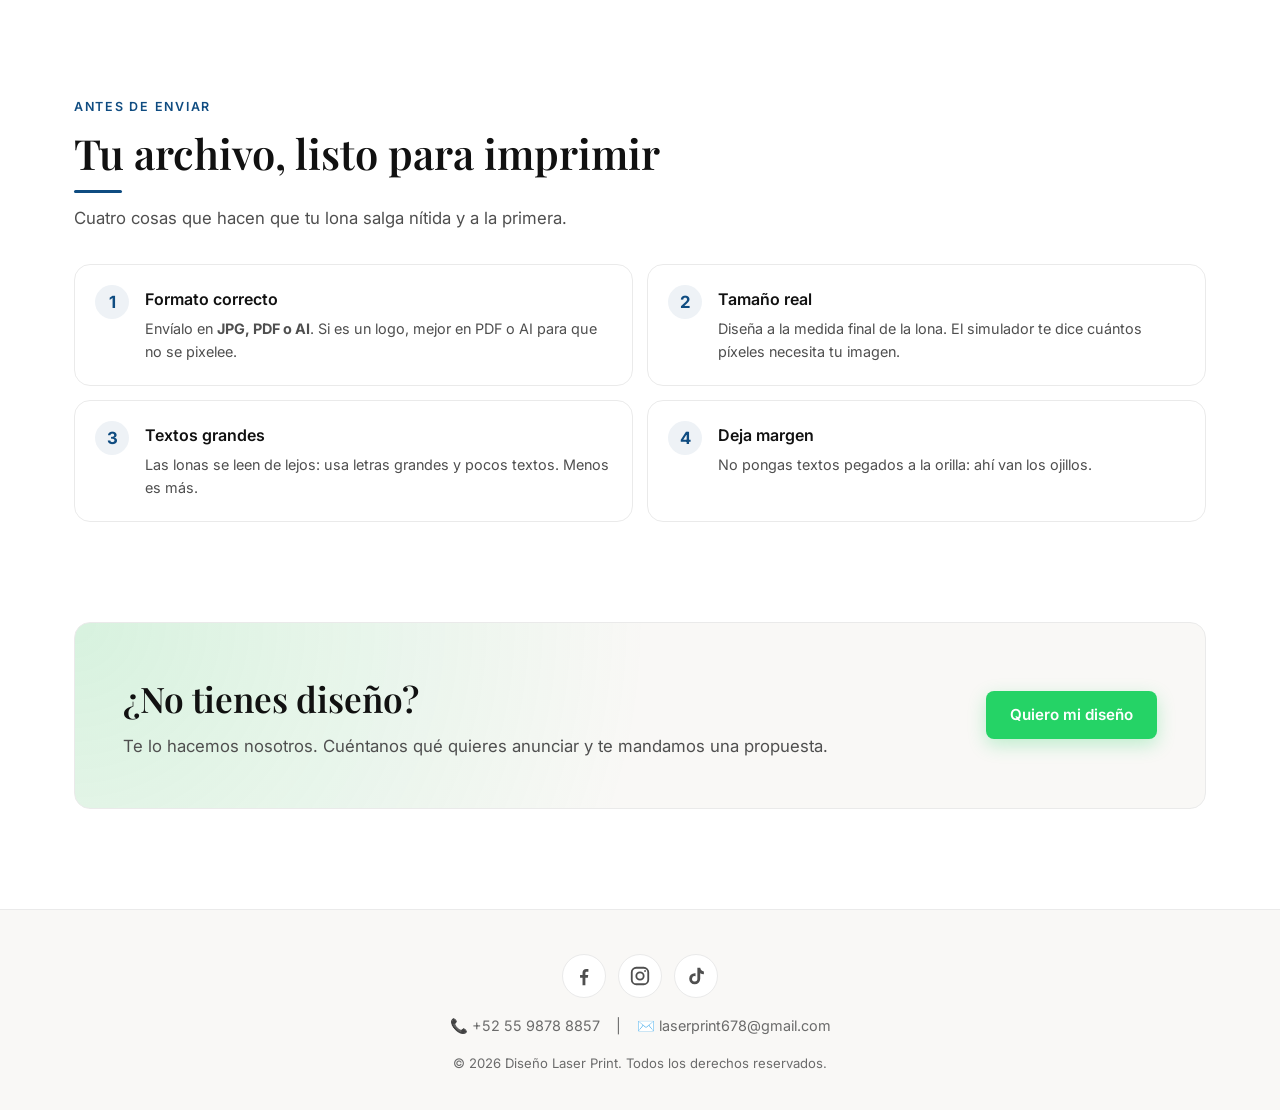
<file: login.html>
<!DOCTYPE html>
<html lang="es-MX">
<head>
  <meta charset="UTF-8">
  <meta name="viewport" content="width=device-width, initial-scale=1.0">
  <title>Lona impresa en Atizapán desde $85 el m² | Diseño Laser Print</title>

  <script>
    (function () {
      try {
        var t = localStorage.getItem('theme');
        if (!t) t = window.matchMedia('(prefers-color-scheme: dark)').matches ? 'dark' : 'light';
        document.documentElement.setAttribute('data-theme', t);
      } catch (e) {}
    })();
  </script>

  <meta name="description" content="Lona impresa en Cd. López Mateos, Atizapán: anuncios para negocio, eventos, fiestas y obra. $85 el m². Calcula el tamaño y el precio de tu lona y cotiza por WhatsApp.">
  <meta name="robots" content="index, follow">
  <meta name="theme-color" content="#0a0a12">
  <link rel="canonical" href="https://diazvb2506.github.io/laserprint-web/lona.html">

  <meta property="og:type" content="website">
  <meta property="og:locale" content="es_MX">
  <meta property="og:site_name" content="Diseño Laser Print">
  <meta property="og:title" content="Lona impresa desde $85 el m² | Diseño Laser Print">
  <meta property="og:description" content="Mira cómo se ve tu lona a escala y conoce su precio al instante.">
  <meta property="og:url" content="https://diazvb2506.github.io/laserprint-web/lona.html">
  <meta property="og:image" content="https://diazvb2506.github.io/laserprint-web/uploads/fotos/LOGOTIPO.png">

  <link rel="icon" type="image/png" href="uploads/fotos/LOGOTIPO.png">
  <link rel="apple-touch-icon" href="uploads/fotos/LOGOTIPO.png">

  <link rel="preconnect" href="https://fonts.googleapis.com">
  <link rel="preconnect" href="https://fonts.gstatic.com" crossorigin>
  <link rel="preconnect" href="https://res.cloudinary.com">
  <link rel="preconnect" href="https://laserprint-api.onrender.com">
  <link href="https://fonts.googleapis.com/css2?family=Inter:wght@400;500;600;700&family=Playfair+Display:ital,wght@0,500;0,600;1,400&display=swap" rel="stylesheet">

  <link rel="stylesheet" href="lona.css?v=1.0">
</head>
<body>

  <div class="bg-glow ambient-cyan" aria-hidden="true"></div>
  <div class="bg-glow ambient-magenta" aria-hidden="true"></div>

  <!-- ===== Encabezado ===== -->
  <header class="glass-header">
    <nav class="nav-container" aria-label="Menú principal">
      <a href="index.html" class="logo" aria-label="Diseño Laser Print, ir al inicio">
        <img src="uploads/fotos/LOGOTIPO.png" alt="Diseño Laser Print" class="logo-img"
             onerror="this.onerror=null; this.src='https://placehold.co/260x100/111111/00f0ff?text=DISE%C3%91O+LASERPRINT';">
      </a>

      <button class="mobile-menu-btn" id="mobileMenuBtn" aria-label="Abrir menú" aria-controls="navLinks" aria-expanded="false">
        <span></span><span></span><span></span>
      </button>

      <ul class="nav-links" id="navLinks">
        <li><a href="index.html" class="nav-btn">Inicio</a></li>
        <li><a href="dtf.html" class="nav-btn">DTF TEXTIL / UV</a></li>
        <li><a href="sublimacion.html" class="nav-btn">SUBLIMACIÓN</a></li>
        <li><a href="lona.html" class="nav-btn active" aria-current="page">LONA</a></li>
        <li><a href="coroplast.html" class="nav-btn">COROPLAST</a></li>
        <li><a href="cortelaser.html" class="nav-btn">CORTE LÁSER</a></li>
        <li><a href="vinil.html" class="nav-btn">VINIL</a></li>
        <li><a href="login.html" class="nav-btn btn-admin" rel="nofollow">Iniciar Sesión Admin</a></li>
        <li><button id="themeToggleBtn" class="theme-toggle-btn" aria-label="Cambiar tema claro u oscuro">🌙</button></li>
      </ul>
    </nav>
  </header>

  <main>
    <!-- ===== Portada: una lona colgada ===== -->
    <section class="lona-hero">
      <nav class="migas" aria-label="Ruta">
        <a href="index.html">Inicio</a>
        <span aria-hidden="true">/</span>
        <span aria-current="page">Lona</span>
      </nav>

      <p class="kicker">Gran formato · Publicidad exterior</p>
      <h1>Que tu negocio se vea <span class="text-gradient">desde la esquina</span></h1>
      <p class="lead">Lonas impresas a todo color para fachadas, eventos, fiestas y obras. Tú nos dices la medida; nosotros la imprimimos lista para colgar.</p>

      <div class="colgada">
        <span class="cuerda izq" aria-hidden="true"></span>
        <span class="cuerda der" aria-hidden="true"></span>

        <!-- Aquí aparece solo el trabajo de lona más nuevo que subas desde el panel -->
        <figure class="lona-marco" id="lonaDestacada">
          <span class="ojillo a" aria-hidden="true"></span>
          <span class="ojillo b" aria-hidden="true"></span>
          <span class="ojillo c" aria-hidden="true"></span>
          <span class="ojillo d" aria-hidden="true"></span>
          <span class="ojillo e" aria-hidden="true"></span>
          <span class="ojillo f" aria-hidden="true"></span>
          <div class="lona-impresion">
            <div class="demo" aria-hidden="true">
              <strong>¡GRAN APERTURA!</strong>
              <span>Tu anuncio aquí · a todo color</span>
            </div>
          </div>
        </figure>

        <div class="lona-pie">
          <span id="lonaDestacadaNombre">Así se verá tu lona.</span>
          <span id="lonaDestacadaVer" hidden>Toca la lona para verla completa</span>
        </div>
      </div>

      <ul class="cinta" aria-label="Datos del servicio">
        <li><strong>$85</strong><span>por m²</span></li>
        <li><strong>1 m²</strong><span>mínimo por pieza</span></li>
        <li><strong>A la medida</strong><span>tú eliges el tamaño</span></li>
        <li><strong>2–3 días</strong><span>hábiles de entrega</span></li>
      </ul>

      <div class="hero-acciones">
        <a class="btn-cta" href="#simulador">Ver mi lona a escala ↓</a>
        <a class="btn-sec wa-general" href="https://wa.me/5215598788857" target="_blank" rel="noopener noreferrer">Cotizar por WhatsApp</a>
      </div>
    </section>

    <!-- ===== Simulador a escala ===== -->
    <section class="bloque" id="simulador" aria-labelledby="tituloSim">
      <div class="bloque-header">
        <p class="kicker">Simulador</p>
        <h2 id="tituloSim" class="titulo-seccion">¿De qué tamaño la necesitas?</h2>
        <p class="sub-seccion">Escribe la medida y mira tu lona dibujada a escala junto a una persona de 1.70 m. Así te das una idea real del tamaño antes de pedirla.</p>
      </div>

      <form class="simulador" id="simForm" novalidate>
        <div class="sim-controles">
          <div>
            <p class="sim-etq" id="etqRapidas">Medidas más pedidas</p>
            <div class="medidas-rapidas" role="group" aria-labelledby="etqRapidas">
              <button type="button" class="chip" data-medida="1x1">1 × 1</button>
              <button type="button" class="chip" data-medida="1.5x1">1.5 × 1</button>
              <button type="button" class="chip" data-medida="2x1">2 × 1</button>
              <button type="button" class="chip" data-medida="3x1">3 × 1</button>
              <button type="button" class="chip" data-medida="3x1.5">3 × 1.5</button>
              <button type="button" class="chip" data-medida="4x2">4 × 2</button>
              <button type="button" class="chip" data-medida="0.6x1.6">Roll-up 0.6 × 1.6</button>
            </div>
          </div>

          <div>
            <p class="sim-etq">O escribe tu medida</p>
            <div class="sim-campos">
              <label>Ancho
                <span class="campo"><input type="number" id="simAncho" name="ancho" inputmode="decimal" min="0.1" max="50" step="any" value="2"><span class="unidad">m</span></span>
              </label>
              <span class="por" aria-hidden="true">×</span>
              <label>Alto
                <span class="campo"><input type="number" id="simAlto" name="alto" inputmode="decimal" min="0.1" max="50" step="any" value="1"><span class="unidad">m</span></span>
              </label>
            </div>
          </div>

          <div class="sim-piezas">
            <label>Piezas
              <span class="campo"><input type="number" id="simPiezas" name="piezas" inputmode="numeric" min="1" max="999" step="1" value="1"><span class="unidad">pzs</span></span>
            </label>
            <label class="check">
              <input type="checkbox" id="simOjillos" checked>
              Con ojillos
            </label>
          </div>
        </div>

        <div class="sim-lienzo">
          <svg class="sim-svg" id="simSvg" role="img" aria-labelledby="simDescripcion" preserveAspectRatio="xMidYMax meet">
            <title id="simDescripcion">Vista a escala de la lona junto a una persona</title>
          </svg>

          <div class="sim-resultado" aria-live="polite">
            <div class="sim-dato">
              <p class="sim-etq">Área</p>
              <output id="simArea">—</output>
            </div>
            <div class="sim-dato">
              <p class="sim-etq">Tu archivo</p>
              <output id="simPx">—</output>
            </div>
            <div class="sim-dato total">
              <p class="sim-etq">Precio estimado</p>
              <output id="simTotal">—</output>
            </div>
            <a class="btn-cta" id="simWhatsapp" href="#" target="_blank" rel="noopener noreferrer">Pedir esta lona</a>
            <p class="sim-nota" id="simNota"></p>
          </div>
        </div>
      </form>
    </section>

    <!-- ===== Usos ===== -->
    <section class="bloque" aria-labelledby="tituloUsos">
      <div class="bloque-header">
        <p class="kicker">Ideas</p>
        <h2 id="tituloUsos" class="titulo-seccion">¿Para qué la necesitas?</h2>
        <p class="sub-seccion">Toca una idea y el simulador se ajusta a una medida típica para ese uso.</p>
      </div>

      <div class="usos">
        <a class="uso" href="#simulador" data-medida="3x1">
          <span class="icono" aria-hidden="true">🏪</span>
          <h3>Fachada de negocio</h3>
          <p>Tu nombre, logo y teléfono a la vista de todos los que pasan.</p>
          <span class="medida">Ej. 3 × 1 m</span>
        </a>
        <a class="uso" href="#simulador" data-medida="2x1">
          <span class="icono" aria-hidden="true">🎉</span>
          <h3>Fiestas y eventos</h3>
          <p>Cumpleaños, XV años, bodas, graduaciones y fondos para fotos.</p>
          <span class="medida">Ej. 2 × 1 m</span>
        </a>
        <a class="uso" href="#simulador" data-medida="1.5x1">
          <span class="icono" aria-hidden="true">🏷️</span>
          <h3>Promociones</h3>
          <p>"Se renta", "Se vende", ofertas de temporada o avisos.</p>
          <span class="medida">Ej. 1.5 × 1 m</span>
        </a>
        <a class="uso" href="#simulador" data-medida="0.6x1.6">
          <span class="icono" aria-hidden="true">🧍</span>
          <h3>Roll-up y expos</h3>
          <p>Lona vertical para stands, recepciones y puntos de venta.</p>
          <span class="medida">Ej. 0.6 × 1.6 m</span>
        </a>
      </div>
    </section>

    <!-- ===== Carrete de trabajos ===== -->
    <section class="bloque" id="trabajos" aria-labelledby="tituloTrabajos">
      <div class="carrete-header">
        <div>
          <p class="kicker">Trabajos</p>
          <h2 id="tituloTrabajos" class="titulo-seccion">Lonas que ya están colgadas</h2>
          <p class="carrete-resumen" id="carreteResumen" aria-live="polite">Cargando trabajos…</p>
        </div>
        <div class="carrete-flechas" id="carreteFlechas" hidden>
          <button type="button" id="carretePrev" aria-label="Trabajos anteriores">←</button>
          <button type="button" id="carreteNext" aria-label="Más trabajos">→</button>
        </div>
      </div>
    </section>

    <div class="carrete-wrap">
      <div class="carrete" id="carrete" tabindex="0" aria-label="Trabajos de lona, desplázate hacia los lados" aria-busy="true"></div>
    </div>
    <div class="carrete-barra" id="carreteBarra" hidden><span id="carreteAvance"></span></div>

    <!-- ===== Archivo listo ===== -->
    <section class="bloque" aria-labelledby="tituloArchivo">
      <div class="bloque-header">
        <p class="kicker">Antes de enviar</p>
        <h2 id="tituloArchivo" class="titulo-seccion">Tu archivo, listo para imprimir</h2>
        <p class="sub-seccion">Cuatro cosas que hacen que tu lona salga nítida y a la primera.</p>
      </div>

      <div class="checklist">
        <div class="check-item">
          <h3>Formato correcto</h3>
          <p>Envíalo en <b>JPG, PDF o AI</b>. Si es un logo, mejor en PDF o AI para que no se pixelee.</p>
        </div>
        <div class="check-item">
          <h3>Tamaño real</h3>
          <p>Diseña a la medida final de la lona. El simulador te dice cuántos píxeles necesita tu imagen.</p>
        </div>
        <div class="check-item">
          <h3>Textos grandes</h3>
          <p>Las lonas se leen de lejos: usa letras grandes y pocos textos. Menos es más.</p>
        </div>
        <div class="check-item">
          <h3>Deja margen</h3>
          <p>No pongas textos pegados a la orilla: ahí van los ojillos.</p>
        </div>
      </div>
    </section>

    <!-- ===== Llamado final ===== -->
    <section class="cta-banda">
      <div>
        <h2>¿No tienes diseño?</h2>
        <p>Te lo hacemos nosotros. Cuéntanos qué quieres anunciar y te mandamos una propuesta.</p>
      </div>
      <a class="btn-cta wa-diseno" href="https://wa.me/5215598788857" target="_blank" rel="noopener noreferrer">Quiero mi diseño</a>
    </section>
  </main>

  <!-- ===== Pie ===== -->
  <footer class="glass-footer">
    <div class="footer-content">
      <div class="footer-social">
        <a href="https://www.facebook.com/PON_AQUI_TU_LINK" target="_blank" rel="noopener noreferrer" aria-label="Facebook de Laser Print">
          <svg viewBox="0 0 24 24" width="22" height="22" fill="currentColor" aria-hidden="true"><path d="M13.5 22v-8h2.7l.4-3.2h-3.1V8.8c0-.9.3-1.5 1.6-1.5h1.7V4.4c-.3 0-1.3-.1-2.4-.1-2.4 0-4 1.5-4 4.1v2.4H7.7V14h2.7v8h3.1z"/></svg>
        </a>
        <a href="https://www.instagram.com/laserprint678/" target="_blank" rel="noopener noreferrer" aria-label="Instagram de Laser Print">
          <svg viewBox="0 0 24 24" width="22" height="22" fill="none" stroke="currentColor" stroke-width="2" aria-hidden="true"><rect x="3" y="3" width="18" height="18" rx="5"/><circle cx="12" cy="12" r="4"/><circle cx="17.5" cy="6.5" r="1" fill="currentColor" stroke="none"/></svg>
        </a>
        <a href="https://www.tiktok.com/@laserprint2026" target="_blank" rel="noopener noreferrer" aria-label="TikTok de Laser Print">
          <svg viewBox="0 0 24 24" width="22" height="22" fill="currentColor" aria-hidden="true"><path d="M16.6 3c.4 2.2 1.9 3.8 4 4v3.1c-1.5 0-2.9-.5-4-1.2V15a6 6 0 1 1-6-6c.3 0 .6 0 .9.1v3.2a2.9 2.9 0 1 0 2 2.7V3h3.1z"/></svg>
        </a>
      </div>
      <div class="footer-contact">
        <a href="tel:+525598788857">📞 +52 55 9878 8857</a>
        <span class="footer-separator">|</span>
        <a href="mailto:laserprint678@gmail.com">✉️ laserprint678@gmail.com</a>
      </div>
      <p class="footer-rights">© <span id="year">2026</span> Diseño Laser Print. Todos los derechos reservados.</p>
    </div>
  </footer>

  <!-- ===== Visor ===== -->
  <div class="visor" id="visor" role="dialog" aria-modal="true" aria-labelledby="visorTitulo" hidden>
    <button type="button" class="visor-cerrar" id="visorCerrar" aria-label="Cerrar">✕</button>
    <button type="button" class="visor-nav visor-prev" id="visorPrev" aria-label="Anterior">‹</button>
    <button type="button" class="visor-nav visor-next" id="visorNext" aria-label="Siguiente">›</button>
    <div class="visor-caja">
      <div class="visor-media" id="visorMedia"></div>
      <aside class="visor-info">
        <p class="visor-contador" id="visorContador"></p>
        <h2 id="visorTitulo"></h2>
        <p class="visor-precio" id="visorPrecio"></p>
        <p class="visor-desc" id="visorDesc"></p>
        <div class="visor-acciones">
          <a class="btn-cta" id="visorWhatsapp" target="_blank" rel="noopener noreferrer">Quiero una así</a>
          <a class="btn-sec" id="visorAbrir" target="_blank" rel="noopener noreferrer" hidden>Abrir PDF</a>
        </div>
      </aside>
    </div>
  </div>

  <script src="lona.js?v=1.0" defer></script>
</body>
</html>
</file>
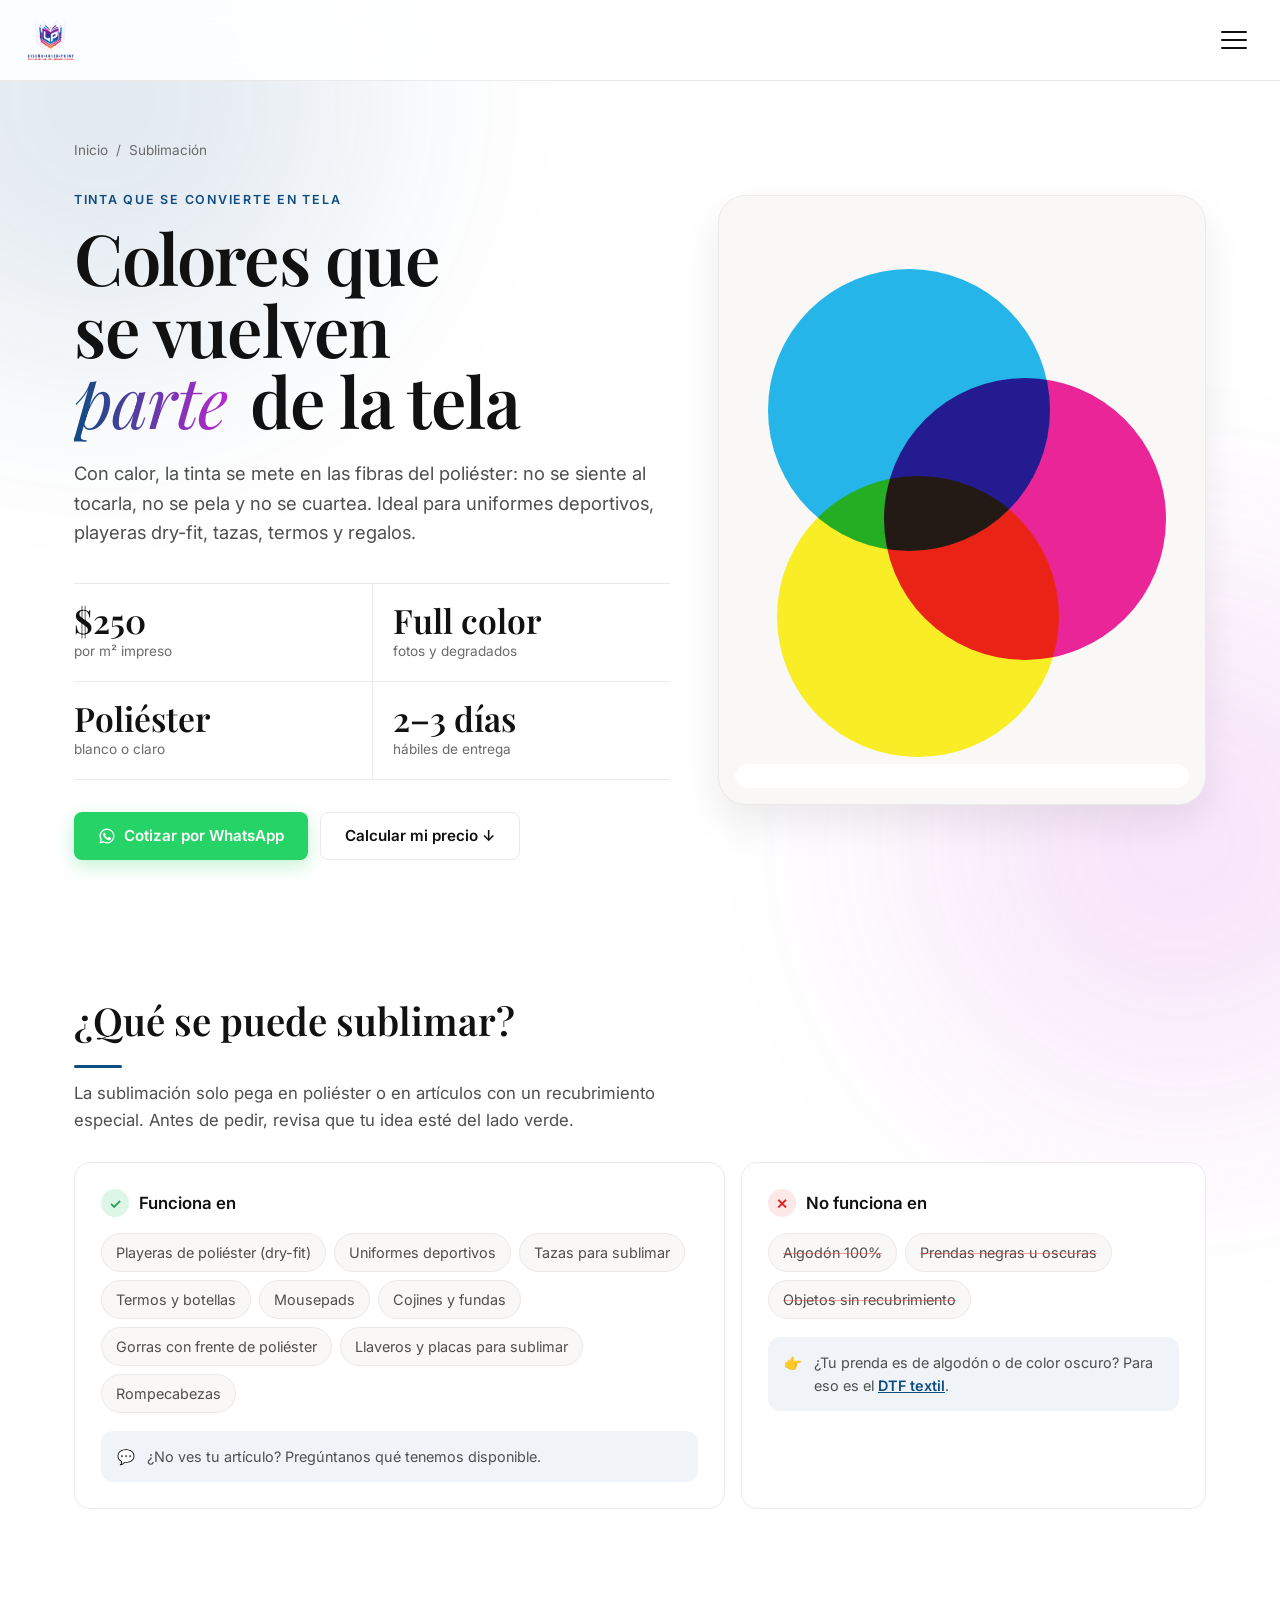
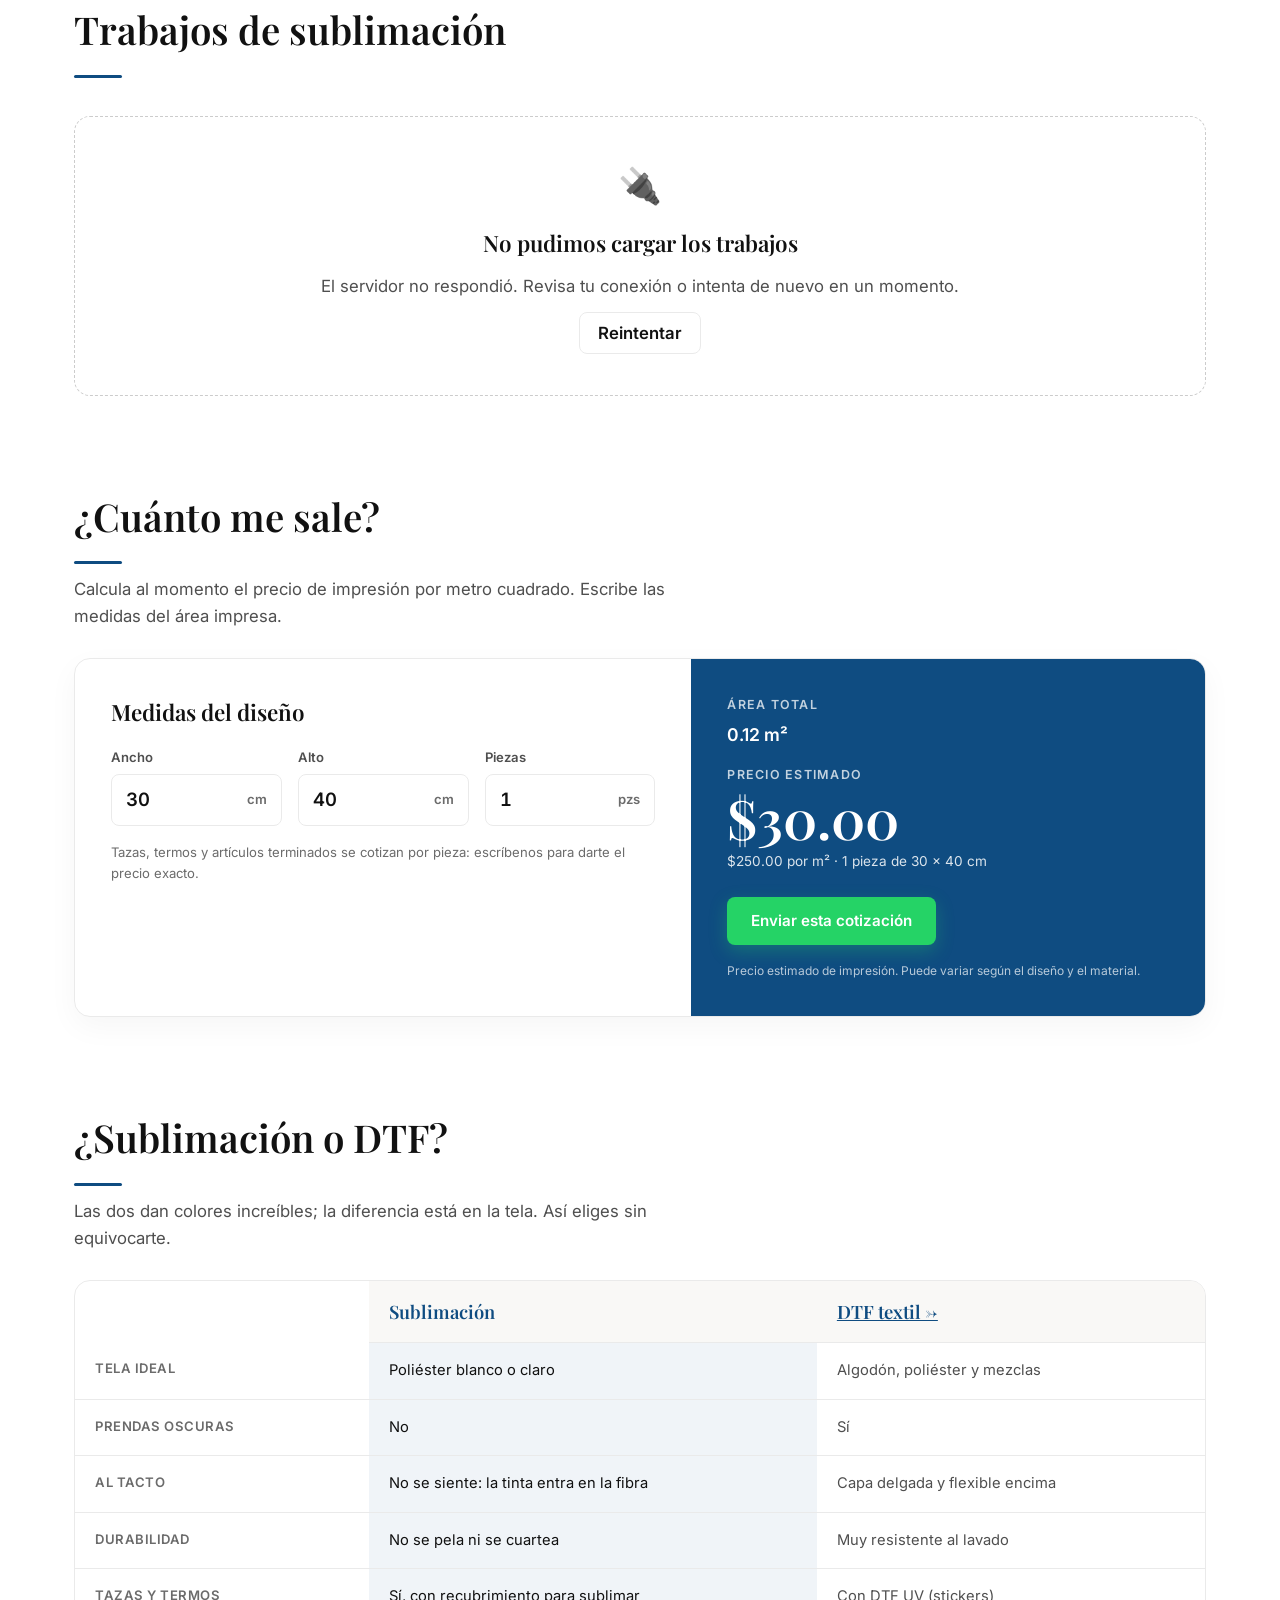
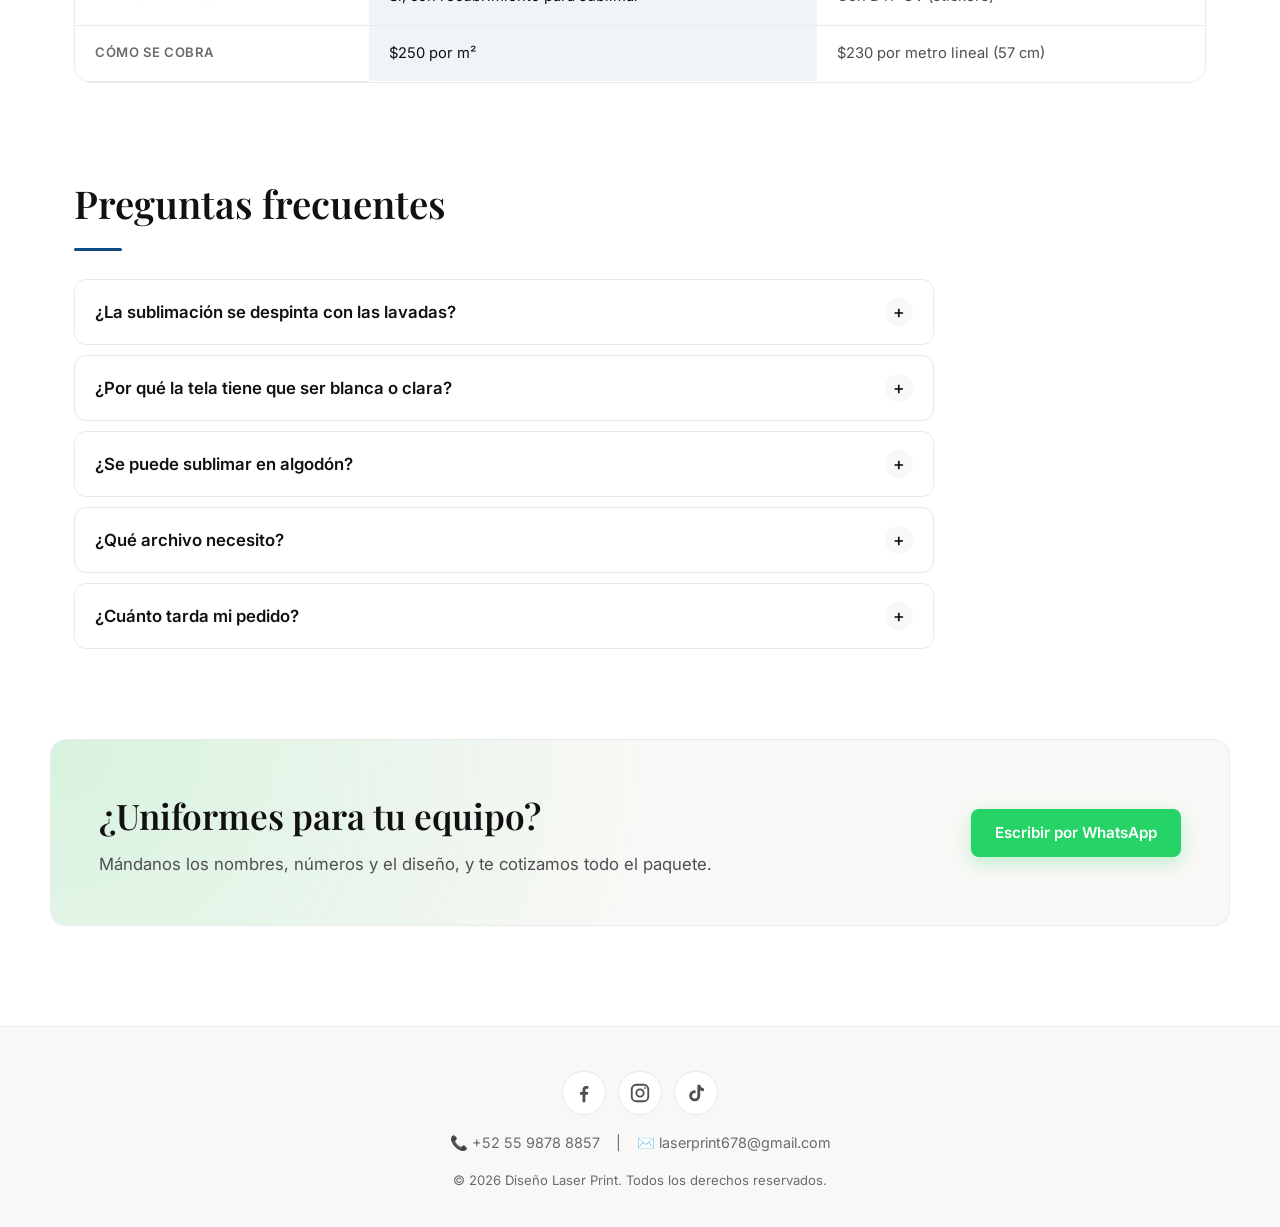
<file: sublimacion.html>
<!DOCTYPE html>
<html lang="es-MX">
<head>
  <meta charset="UTF-8">
  <meta name="viewport" content="width=device-width, initial-scale=1.0">
  <title>Sublimación en Atizapán: playeras, tazas y uniformes | Diseño Laser Print</title>

  <script>
    (function () {
      try {
        var t = localStorage.getItem('theme');
        if (!t) t = window.matchMedia('(prefers-color-scheme: dark)').matches ? 'dark' : 'light';
        document.documentElement.setAttribute('data-theme', t);
      } catch (e) {}
    })();
  </script>

  <meta name="description" content="Sublimación en Cd. López Mateos, Atizapán: uniformes deportivos, playeras de poliéster, tazas y termos. Colores que no se sienten ni se pelan. Calcula tu precio y cotiza por WhatsApp.">
  <meta name="robots" content="index, follow">
  <meta name="theme-color" content="#0a0a12">
  <link rel="canonical" href="https://diazvb2506.github.io/laserprint-web/sublimacion.html">

  <meta property="og:type" content="website">
  <meta property="og:locale" content="es_MX">
  <meta property="og:site_name" content="Diseño Laser Print">
  <meta property="og:title" content="Sublimación | Diseño Laser Print">
  <meta property="og:description" content="Uniformes, playeras, tazas y termos con colores que se vuelven parte del material.">
  <meta property="og:url" content="https://diazvb2506.github.io/laserprint-web/sublimacion.html">
  <meta property="og:image" content="https://diazvb2506.github.io/laserprint-web/uploads/fotos/LOGOTIPO.png">

  <!-- Preguntas frecuentes para Google (mismo texto que se ve en la página) -->
  <script type="application/ld+json">
  {
    "@context": "https://schema.org",
    "@type": "FAQPage",
    "mainEntity": [
      { "@type": "Question", "name": "¿La sublimación se despinta con las lavadas?",
        "acceptedAnswer": { "@type": "Answer", "text": "No se pela ni se cuartea, porque la tinta se vuelve parte de la fibra en lugar de quedar como una capa encima. Para que dure más, lava la prenda al revés y con agua fría." } },
      { "@type": "Question", "name": "¿Por qué la tela tiene que ser blanca o clara?",
        "acceptedAnswer": { "@type": "Answer", "text": "La sublimación no usa tinta blanca: los colores se mezclan con el color de la tela. Sobre blanco salen tal cual; sobre telas oscuras casi no se ven." } },
      { "@type": "Question", "name": "¿Se puede sublimar en algodón?",
        "acceptedAnswer": { "@type": "Answer", "text": "No queda bien: la tinta solo se fija en poliéster o en artículos con recubrimiento especial. Para algodón o prendas oscuras recomendamos DTF textil." } },
      { "@type": "Question", "name": "¿Qué archivo necesito para sublimación?",
        "acceptedAnswer": { "@type": "Answer", "text": "De preferencia PDF o AI. Si solo tienes una foto o imagen, mándala y revisamos si tiene la calidad suficiente." } },
      { "@type": "Question", "name": "¿Cuánto tarda un pedido de sublimación?",
        "acceptedAnswer": { "@type": "Answer", "text": "De 2 a 3 días hábiles." } }
    ]
  }
  </script>

  <link rel="icon" type="image/png" href="uploads/fotos/LOGOTIPO.png">
  <link rel="apple-touch-icon" href="uploads/fotos/LOGOTIPO.png">

  <link rel="preconnect" href="https://fonts.googleapis.com">
  <link rel="preconnect" href="https://fonts.gstatic.com" crossorigin>
  <link rel="preconnect" href="https://res.cloudinary.com">
  <link rel="preconnect" href="https://laserprint-api.onrender.com">
  <link href="https://fonts.googleapis.com/css2?family=Inter:wght@400;500;600&family=Playfair+Display:ital,wght@0,500;0,600;1,400&display=swap" rel="stylesheet">

  <link rel="stylesheet" href="index.css?v=1.5">
  <link rel="stylesheet" href="sublimacion.css?v=1.1">
</head>

<body data-categoria="SUBLIMACION"
      data-titulo="Sublimación"
      data-whatsapp="Hola Laser Print, quiero cotizar sublimación">

  <div class="bg-glow ambient-cyan" aria-hidden="true"></div>
  <div class="bg-glow ambient-magenta" aria-hidden="true"></div>

  <!-- ===== Encabezado ===== -->
  <header class="glass-header">
    <nav class="nav-container" aria-label="Menú principal">
      <a href="index.html" class="logo" aria-label="Diseño Laser Print, ir al inicio">
        <img src="uploads/fotos/LOGOTIPO.png" alt="Diseño Laser Print" class="logo-img"
             onerror="this.onerror=null; this.src='https://placehold.co/260x100/111111/00f0ff?text=DISE%C3%91O+LASERPRINT';">
      </a>

      <button class="mobile-menu-btn" id="mobileMenuBtn" aria-label="Abrir menú" aria-controls="navLinks" aria-expanded="false">
        <span></span><span></span><span></span>
      </button>

      <ul class="nav-links" id="navLinks">
        <li><a href="index.html" class="nav-btn">Inicio</a></li>
        <li><a href="dtf.html" class="nav-btn">DTF TEXTIL / UV</a></li>
        <li><a href="sublimacion.html" class="nav-btn active" aria-current="page">SUBLIMACIÓN</a></li>
        <li><a href="lona.html" class="nav-btn">LONA</a></li>
        <li><a href="coroplast.html" class="nav-btn">COROPLAST</a></li>
        <li><a href="cortelaser.html" class="nav-btn">CORTE LÁSER</a></li>
        <li><a href="vinil.html" class="nav-btn">VINIL</a></li>
        <li><a href="login.html" class="nav-btn btn-admin" rel="nofollow">Iniciar Sesión Admin</a></li>
        <li><button id="themeToggleBtn" class="theme-toggle-btn" aria-label="Cambiar tema claro u oscuro">🌙</button></li>
      </ul>
    </nav>
  </header>

  <main>
    <!-- ===== Portada dividida: texto + trabajo más reciente ===== -->
    <section class="seccion-hero hero-split">
      <div class="hero-texto">
        <nav class="migas" aria-label="Ruta">
          <a href="index.html">Inicio</a>
          <span aria-hidden="true">/</span>
          <span aria-current="page">Sublimación</span>
        </nav>

        <p class="kicker">Tinta que se convierte en tela</p>
        <h1 class="seccion-titulo">Colores que se vuelven <span class="text-gradient">parte</span> de la tela</h1>
        <p class="seccion-lead">
          Con calor, la tinta se mete en las fibras del poliéster: no se siente al tocarla, no se pela y no se cuartea.
          Ideal para uniformes deportivos, playeras dry-fit, tazas, termos y regalos.
        </p>

        <ul class="datos" aria-label="Datos del servicio">
          <li><strong>$250</strong><span>por m² impreso</span></li>
          <li><strong>Full color</strong><span>fotos y degradados</span></li>
          <li><strong>Poliéster</strong><span>blanco o claro</span></li>
          <li><strong>2–3 días</strong><span>hábiles de entrega</span></li>
        </ul>

        <div class="hero-acciones">
          <a class="btn-cta" id="ctaWhatsapp" href="https://wa.me/5215598788857" target="_blank" rel="noopener noreferrer">
            <svg viewBox="0 0 24 24" width="18" height="18" fill="currentColor" aria-hidden="true"><path d="M12 2a10 10 0 0 0-8.6 15.1L2 22l5-1.3A10 10 0 1 0 12 2zm0 18.2a8.2 8.2 0 0 1-4.2-1.2l-.3-.2-3 .8.8-2.9-.2-.3A8.2 8.2 0 1 1 12 20.2zm4.5-6.1c-.2-.1-1.5-.7-1.7-.8-.2-.1-.4-.1-.6.1l-.8 1c-.1.2-.3.2-.5.1a6.7 6.7 0 0 1-3.3-2.9c-.3-.4.2-.4.7-1.3.1-.2 0-.3 0-.4l-.8-1.8c-.2-.5-.4-.4-.6-.4h-.5a1 1 0 0 0-.7.3 3 3 0 0 0-.9 2.2 5.2 5.2 0 0 0 1.1 2.7 11.8 11.8 0 0 0 4.5 4c1.7.7 2.3.8 3.2.6.5-.1 1.5-.6 1.7-1.2.2-.6.2-1.1.2-1.2-.1-.1-.3-.2-.5-.3z"/></svg>
            Cotizar por WhatsApp
          </a>
          <a class="btn-sec" href="#cuanto">Calcular mi precio ↓</a>
        </div>
      </div>

      <!-- Aquí aparece solo el trabajo más nuevo que subas desde el panel -->
      <figure class="hero-destacado" id="heroDestacado">
        <div class="hero-arte" aria-hidden="true"><span></span><span></span><span></span></div>
        <figcaption hidden></figcaption>
      </figure>
    </section>

    <!-- ===== ¿Qué se puede sublimar? ===== -->
    <section class="bloque" aria-labelledby="tituloMateriales">
      <div class="bloque-header">
        <h2 id="tituloMateriales" class="section-title">¿Qué se puede sublimar?</h2>
        <p class="bloque-sub">La sublimación solo pega en poliéster o en artículos con un recubrimiento especial. Antes de pedir, revisa que tu idea esté del lado verde.</p>
      </div>

      <div class="materiales">
        <div class="lista-material si">
          <h3><span class="marca" aria-hidden="true">✓</span> Funciona en</h3>
          <ul>
            <li>Playeras de poliéster (dry-fit)</li>
            <li>Uniformes deportivos</li>
            <li>Tazas para sublimar</li>
            <li>Termos y botellas</li>
            <li>Mousepads</li>
            <li>Cojines y fundas</li>
            <li>Gorras con frente de poliéster</li>
            <li>Llaveros y placas para sublimar</li>
            <li>Rompecabezas</li>
          </ul>
          <p class="tip"><span aria-hidden="true">💬</span> <span>¿No ves tu artículo? Pregúntanos qué tenemos disponible.</span></p>
        </div>

        <div class="lista-material no">
          <h3><span class="marca" aria-hidden="true">✕</span> No funciona en</h3>
          <ul>
            <li>Algodón 100%</li>
            <li>Prendas negras u oscuras</li>
            <li>Objetos sin recubrimiento</li>
          </ul>
          <p class="tip"><span aria-hidden="true">👉</span> <span>¿Tu prenda es de algodón o de color oscuro? Para eso es el <a href="dtf.html">DTF textil</a>.</span></p>
        </div>
      </div>
    </section>

    <!-- ===== Trabajos (diseño en columnas) ===== -->
    <section class="trabajos" id="trabajos" aria-labelledby="tituloTrabajos">
      <div class="trabajos-header">
        <div>
          <h2 id="tituloTrabajos" class="section-title">Trabajos de sublimación</h2>
          <p class="trabajos-sub" id="trabajosResumen" aria-live="polite">Cargando trabajos…</p>
        </div>

        <div class="filtros" id="filtros" role="toolbar" aria-label="Filtrar trabajos" hidden>
          <button type="button" class="filtro activo" data-filtro="todo" aria-pressed="true">Todo <span></span></button>
          <button type="button" class="filtro" data-filtro="imagen" aria-pressed="false">Fotos <span></span></button>
          <button type="button" class="filtro" data-filtro="video" aria-pressed="false">Videos <span></span></button>
          <button type="button" class="filtro" data-filtro="pdf" aria-pressed="false">Catálogos <span></span></button>
        </div>
      </div>

      <div class="mosaico" id="mosaico" data-diseno="columnas" aria-busy="true"></div>

      <template id="notasMosaico">
        <div class="pieza nota">
          <span class="nota-grande">100%</span>
          <p class="nota-texto">poliéster es lo ideal: entre más poliéster tenga la tela, más vivos salen los colores.</p>
        </div>
        <div class="pieza nota clara">
          <span class="nota-grande">¿Regalo o uniforme?</span>
          <p class="nota-texto">Cuéntanos qué quieres y te ayudamos a elegir el artículo y el diseño.</p>
          <a data-whatsapp href="#" target="_blank" rel="noopener noreferrer">Platicar mi idea</a>
        </div>
      </template>
    </section>

    <!-- ===== Calculadora ===== -->
    <section class="bloque" id="cuanto" aria-labelledby="tituloCalc">
      <div class="bloque-header">
        <h2 id="tituloCalc" class="section-title">¿Cuánto me sale?</h2>
        <p class="bloque-sub">Calcula al momento el precio de impresión por metro cuadrado. Escribe las medidas del área impresa.</p>
      </div>

      <form class="calculadora" id="calculadora" data-precio-m2="250" data-minimo-m2="0.1" novalidate>
        <div class="calc-campos">
          <p class="calc-titulo">Medidas del diseño</p>
          <label>Ancho
            <span class="campo"><input type="number" name="ancho" inputmode="decimal" min="1" step="any" value="30" aria-label="Ancho en centímetros"><span class="unidad">cm</span></span>
          </label>
          <label>Alto
            <span class="campo"><input type="number" name="alto" inputmode="decimal" min="1" step="any" value="40" aria-label="Alto en centímetros"><span class="unidad">cm</span></span>
          </label>
          <label>Piezas
            <span class="campo"><input type="number" name="piezas" inputmode="numeric" min="1" step="1" value="1" aria-label="Número de piezas"><span class="unidad">pzs</span></span>
          </label>
          <p class="calc-ayuda">Tazas, termos y artículos terminados se cotizan por pieza: escríbenos para darte el precio exacto.</p>
        </div>

        <div class="calc-resultado" aria-live="polite">
          <span class="etq">Área total</span>
          <output id="calcArea">—</output>
          <span class="etq">Precio estimado</span>
          <output id="calcTotal">—</output>
          <p id="calcNota"></p>
          <a class="btn-cta" id="calcWhatsapp" href="#" target="_blank" rel="noopener noreferrer">Enviar esta cotización</a>
          <p class="calc-letra">Precio estimado de impresión. Puede variar según el diseño y el material.</p>
        </div>
      </form>
    </section>

    <!-- ===== Sublimación vs DTF ===== -->
    <section class="bloque" aria-labelledby="tituloComparar">
      <div class="bloque-header">
        <h2 id="tituloComparar" class="section-title">¿Sublimación o DTF?</h2>
        <p class="bloque-sub">Las dos dan colores increíbles; la diferencia está en la tela. Así eliges sin equivocarte.</p>
      </div>

      <div class="comparativa">
        <table>
          <thead>
            <tr>
              <td></td>
              <th scope="col" class="esta">Sublimación</th>
              <th scope="col"><a href="dtf.html">DTF textil →</a></th>
            </tr>
          </thead>
          <tbody>
            <tr><th scope="row">Tela ideal</th><td class="esta">Poliéster blanco o claro</td><td>Algodón, poliéster y mezclas</td></tr>
            <tr><th scope="row">Prendas oscuras</th><td class="esta">No</td><td>Sí</td></tr>
            <tr><th scope="row">Al tacto</th><td class="esta">No se siente: la tinta entra en la fibra</td><td>Capa delgada y flexible encima</td></tr>
            <tr><th scope="row">Durabilidad</th><td class="esta">No se pela ni se cuartea</td><td>Muy resistente al lavado</td></tr>
            <tr><th scope="row">Tazas y termos</th><td class="esta">Sí, con recubrimiento para sublimar</td><td>Con DTF UV (stickers)</td></tr>
            <tr><th scope="row">Cómo se cobra</th><td class="esta">$250 por m²</td><td>$230 por metro lineal (57 cm)</td></tr>
          </tbody>
        </table>
      </div>
    </section>

    <!-- ===== Preguntas frecuentes ===== -->
    <section class="bloque" aria-labelledby="tituloFaq">
      <div class="bloque-header">
        <h2 id="tituloFaq" class="section-title">Preguntas frecuentes</h2>
      </div>

      <div class="faq">
        <details>
          <summary>¿La sublimación se despinta con las lavadas?</summary>
          <p>No se pela ni se cuartea, porque la tinta se vuelve parte de la fibra en lugar de quedar como una capa encima. Para que dure más, lava la prenda al revés y con agua fría.</p>
        </details>
        <details>
          <summary>¿Por qué la tela tiene que ser blanca o clara?</summary>
          <p>La sublimación no usa tinta blanca: los colores se mezclan con el color de la tela. Sobre blanco salen tal cual; sobre telas oscuras casi no se ven.</p>
        </details>
        <details>
          <summary>¿Se puede sublimar en algodón?</summary>
          <p>No queda bien: la tinta solo se fija en poliéster o en artículos con recubrimiento especial. Para algodón o prendas oscuras recomendamos <a href="dtf.html">DTF textil</a>.</p>
        </details>
        <details>
          <summary>¿Qué archivo necesito?</summary>
          <p>De preferencia PDF o AI. Si solo tienes una foto o imagen, mándala y revisamos si tiene la calidad suficiente. El diseño tiene costo extra según la complejidad.</p>
        </details>
        <details>
          <summary>¿Cuánto tarda mi pedido?</summary>
          <p>De 2 a 3 días hábiles.</p>
        </details>
      </div>
    </section>

    <!-- ===== Llamado final ===== -->
    <section class="cta-banda">
      <div>
        <h2>¿Uniformes para tu equipo?</h2>
        <p>Mándanos los nombres, números y el diseño, y te cotizamos todo el paquete.</p>
      </div>
      <a class="btn-cta" id="ctaWhatsapp2" href="https://wa.me/5215598788857" target="_blank" rel="noopener noreferrer">
        Escribir por WhatsApp
      </a>
    </section>
  </main>

  <!-- ===== Pie ===== -->
  <footer class="glass-footer">
    <div class="footer-content">
      <div class="footer-social">
        <a href="https://www.facebook.com/PON_AQUI_TU_LINK" target="_blank" rel="noopener noreferrer" aria-label="Facebook de Laser Print">
          <svg viewBox="0 0 24 24" width="22" height="22" fill="currentColor" aria-hidden="true"><path d="M13.5 22v-8h2.7l.4-3.2h-3.1V8.8c0-.9.3-1.5 1.6-1.5h1.7V4.4c-.3 0-1.3-.1-2.4-.1-2.4 0-4 1.5-4 4.1v2.4H7.7V14h2.7v8h3.1z"/></svg>
        </a>
        <a href="https://www.instagram.com/laserprint678/" target="_blank" rel="noopener noreferrer" aria-label="Instagram de Laser Print">
          <svg viewBox="0 0 24 24" width="22" height="22" fill="none" stroke="currentColor" stroke-width="2" aria-hidden="true"><rect x="3" y="3" width="18" height="18" rx="5"/><circle cx="12" cy="12" r="4"/><circle cx="17.5" cy="6.5" r="1" fill="currentColor" stroke="none"/></svg>
        </a>
        <a href="https://www.tiktok.com/@laserprint2026" target="_blank" rel="noopener noreferrer" aria-label="TikTok de Laser Print">
          <svg viewBox="0 0 24 24" width="22" height="22" fill="currentColor" aria-hidden="true"><path d="M16.6 3c.4 2.2 1.9 3.8 4 4v3.1c-1.5 0-2.9-.5-4-1.2V15a6 6 0 1 1-6-6c.3 0 .6 0 .9.1v3.2a2.9 2.9 0 1 0 2 2.7V3h3.1z"/></svg>
        </a>
      </div>
      <div class="footer-contact">
        <a href="tel:+525598788857">📞 +52 55 9878 8857</a>
        <span class="footer-separator">|</span>
        <a href="mailto:laserprint678@gmail.com">✉️ laserprint678@gmail.com</a>
      </div>
      <p class="footer-rights">© <span id="year">2026</span> Diseño Laser Print. Todos los derechos reservados.</p>
    </div>
  </footer>

  <!-- ===== Visor ===== -->
  <div class="visor" id="visor" role="dialog" aria-modal="true" aria-labelledby="visorTitulo" hidden>
    <button type="button" class="visor-cerrar" id="visorCerrar" aria-label="Cerrar">✕</button>
    <button type="button" class="visor-nav visor-prev" id="visorPrev" aria-label="Anterior">‹</button>
    <button type="button" class="visor-nav visor-next" id="visorNext" aria-label="Siguiente">›</button>
    <div class="visor-caja">
      <div class="visor-media" id="visorMedia"></div>
      <aside class="visor-info">
        <p class="visor-contador" id="visorContador"></p>
        <h2 id="visorTitulo"></h2>
        <p class="visor-precio" id="visorPrecio"></p>
        <p class="visor-desc" id="visorDesc"></p>
        <div class="visor-acciones">
          <a class="btn-cta" id="visorWhatsapp" target="_blank" rel="noopener noreferrer">Quiero uno así</a>
          <a class="btn-sec" id="visorAbrir" target="_blank" rel="noopener noreferrer" hidden>Abrir PDF</a>
        </div>
      </aside>
    </div>
  </div>

  <script src="sublimacion.js?v=1.1" defer></script>
</body>
</html>
</file>
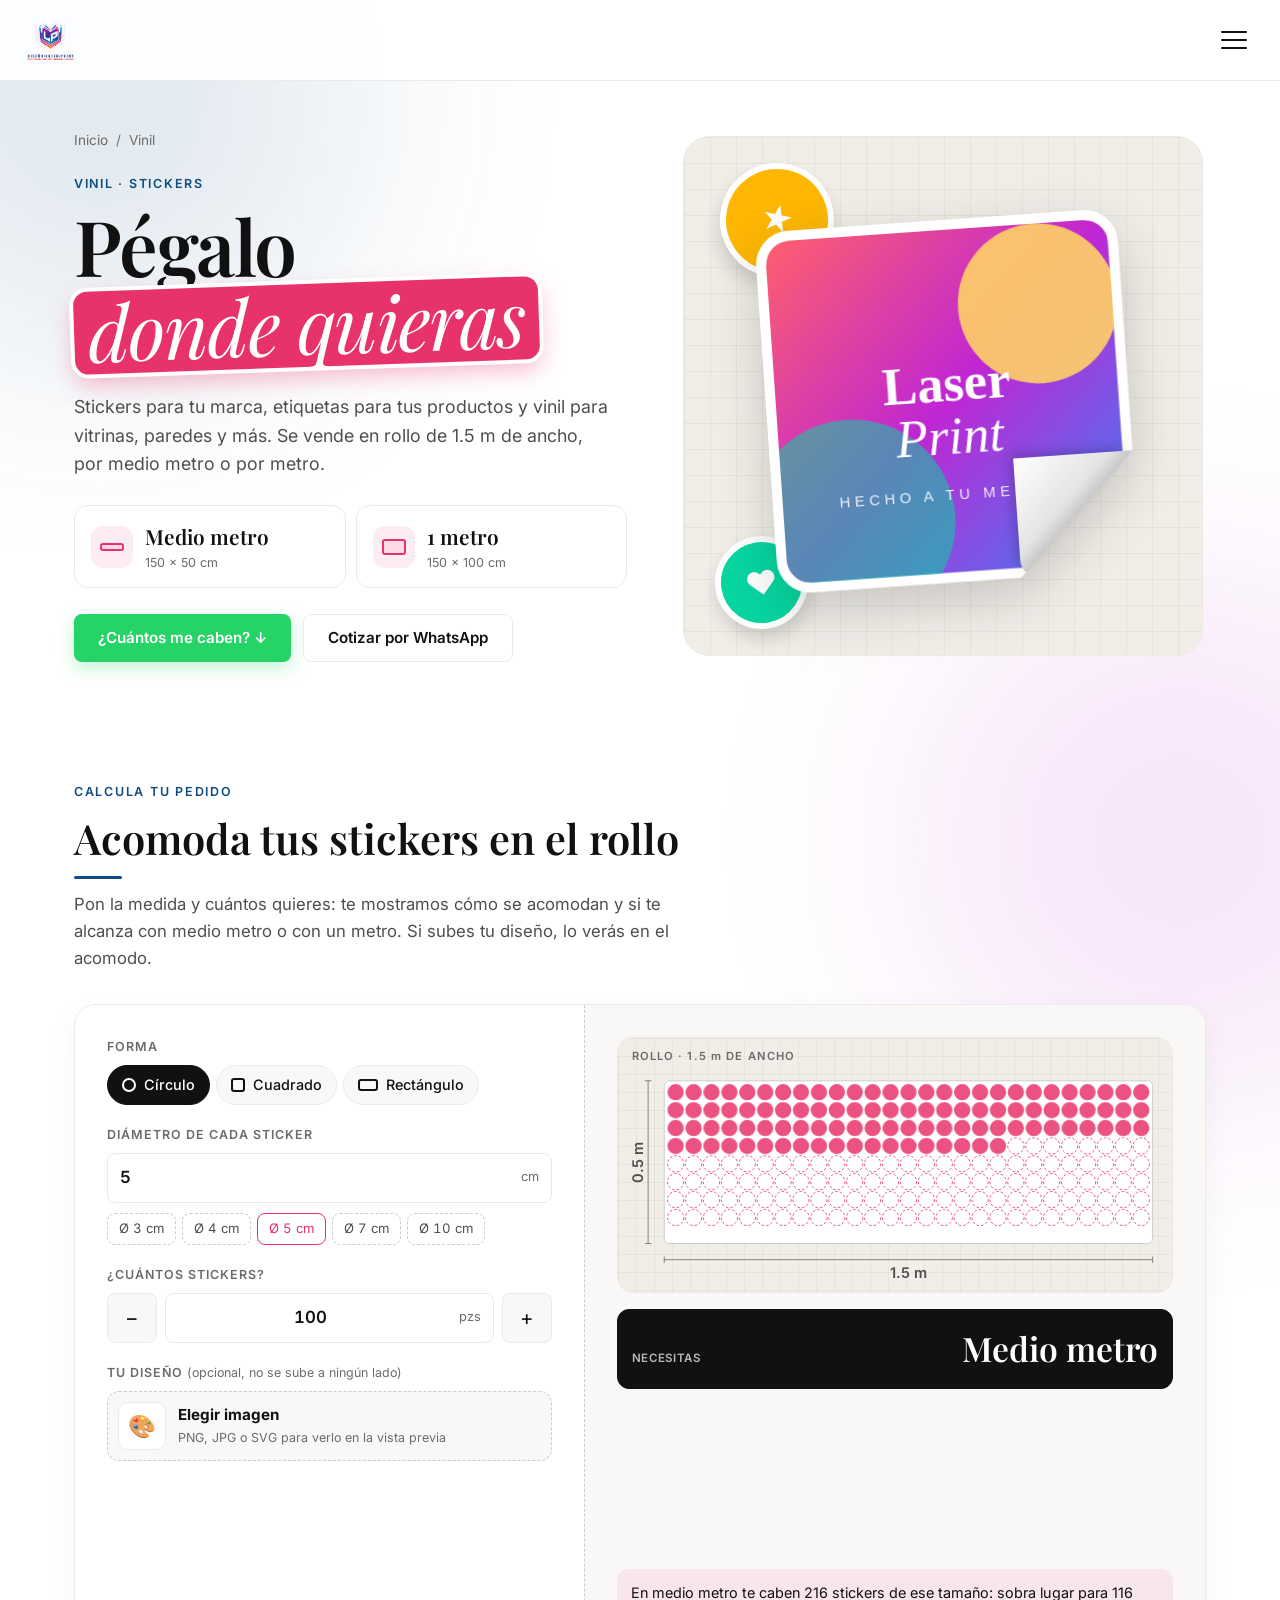
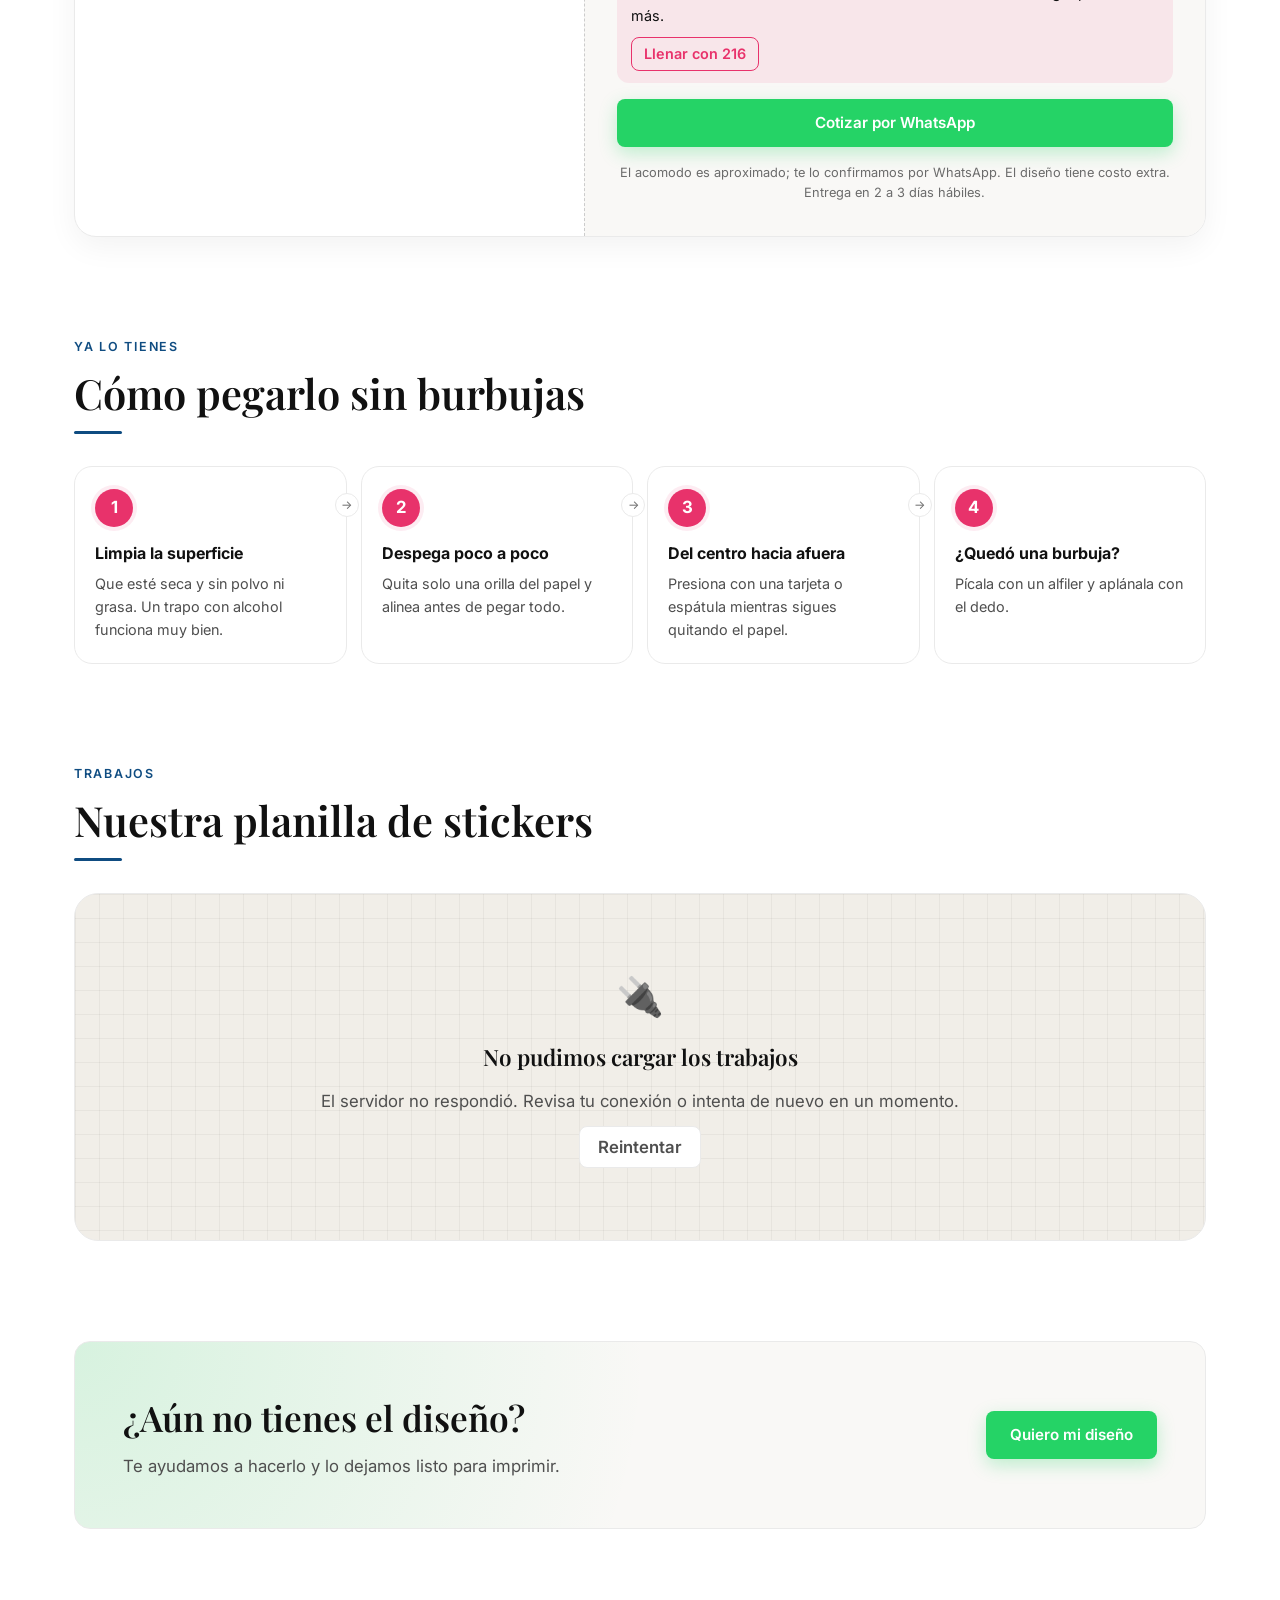
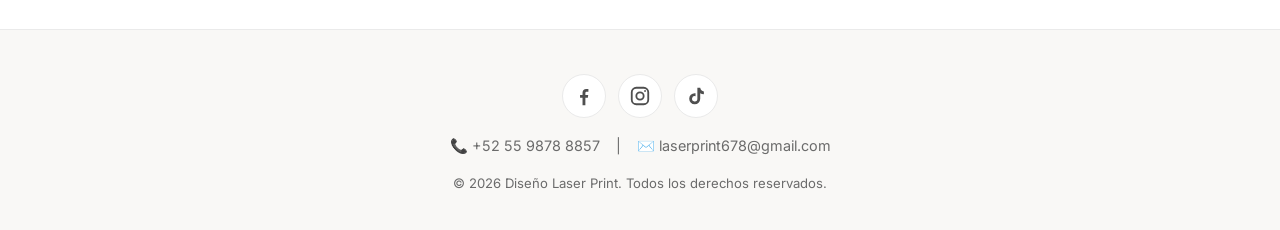
<file: vinil.html>
<!DOCTYPE html>
<html lang="es-MX">
<head>
  <meta charset="UTF-8">
  <meta name="viewport" content="width=device-width, initial-scale=1.0">
  <title>Vinil y stickers en Atizapán | Diseño Laser Print</title>

  <script>
    (function () {
      try {
        var t = localStorage.getItem('theme');
        if (!t) t = window.matchMedia('(prefers-color-scheme: dark)').matches ? 'dark' : 'light';
        document.documentElement.setAttribute('data-theme', t);
      } catch (e) {}
    })();
  </script>

  <meta name="description" content="Stickers y vinil en Cd. López Mateos, Atizapán. Rollo de 1.5 m de ancho, por medio metro o por metro. Calcula cuántos stickers te caben y pide por WhatsApp.">
  <meta name="robots" content="index, follow">
  <meta name="theme-color" content="#0a0a12">
  <link rel="canonical" href="https://diazvb2506.github.io/laserprint-web/vinil.html">

  <meta property="og:type" content="website">
  <meta property="og:locale" content="es_MX">
  <meta property="og:site_name" content="Diseño Laser Print">
  <meta property="og:title" content="Vinil y stickers | Diseño Laser Print">
  <meta property="og:description" content="Calcula cuántos stickers te caben en medio metro o en un metro de vinil.">
  <meta property="og:url" content="https://diazvb2506.github.io/laserprint-web/vinil.html">
  <meta property="og:image" content="https://diazvb2506.github.io/laserprint-web/uploads/fotos/LOGOTIPO.png">

  <link rel="icon" type="image/png" href="uploads/fotos/LOGOTIPO.png">
  <link rel="apple-touch-icon" href="uploads/fotos/LOGOTIPO.png">

  <link rel="preconnect" href="https://fonts.googleapis.com">
  <link rel="preconnect" href="https://fonts.gstatic.com" crossorigin>
  <link rel="preconnect" href="https://res.cloudinary.com">
  <link rel="preconnect" href="https://laserprint-api.onrender.com">
  <link href="https://fonts.googleapis.com/css2?family=Inter:wght@400;500;600;700&family=Playfair+Display:ital,wght@0,500;0,600;1,400&display=swap" rel="stylesheet">

  <link rel="stylesheet" href="vinil.css?v=1.0">
</head>
<body>

  <div class="bg-glow ambient-cyan" aria-hidden="true"></div>
  <div class="bg-glow ambient-magenta" aria-hidden="true"></div>

  <!-- ===== Encabezado ===== -->
  <header class="glass-header">
    <nav class="nav-container" aria-label="Menú principal">
      <a href="index.html" class="logo" aria-label="Diseño Laser Print, ir al inicio">
        <img src="uploads/fotos/LOGOTIPO.png" alt="Diseño Laser Print" class="logo-img"
             onerror="this.onerror=null; this.src='https://placehold.co/260x100/111111/00f0ff?text=DISE%C3%91O+LASERPRINT';">
      </a>

      <button class="mobile-menu-btn" id="mobileMenuBtn" aria-label="Abrir menú" aria-controls="navLinks" aria-expanded="false">
        <span></span><span></span><span></span>
      </button>

      <ul class="nav-links" id="navLinks">
        <li><a href="index.html" class="nav-btn">Inicio</a></li>
        <li><a href="dtf.html" class="nav-btn">DTF TEXTIL / UV</a></li>
        <li><a href="sublimacion.html" class="nav-btn">SUBLIMACIÓN</a></li>
        <li><a href="lona.html" class="nav-btn">LONA</a></li>
        <li><a href="coroplast.html" class="nav-btn">COROPLAST</a></li>
        <li><a href="cortelaser.html" class="nav-btn">CORTE LÁSER</a></li>
        <li><a href="vinil.html" class="nav-btn active" aria-current="page">VINIL</a></li>
        <li><a href="login.html" class="nav-btn btn-admin" rel="nofollow">Iniciar Sesión Admin</a></li>
        <li><button id="themeToggleBtn" class="theme-toggle-btn" aria-label="Cambiar tema claro u oscuro">🌙</button></li>
      </ul>
    </nav>
  </header>

  <main>
    <!-- ===== Portada: texto + sticker que se despega ===== -->
    <section class="vinil-hero">
      <div>
        <nav class="migas" aria-label="Ruta">
          <a href="index.html">Inicio</a>
          <span aria-hidden="true">/</span>
          <span aria-current="page">Vinil</span>
        </nav>

        <p class="kicker">Vinil · Stickers</p>
        <h1>Pégalo <span class="despega">donde quieras</span></h1>
        <p class="lead">Stickers para tu marca, etiquetas para tus productos y vinil para vitrinas, paredes y más. Se vende en rollo de 1.5 m de ancho, por medio metro o por metro.</p>

        <div class="tarifas">
          <a class="tarifa" href="#planificador">
            <span class="tarifa-icono medio" aria-hidden="true"></span>
            <span><strong>Medio metro</strong></span>
            <small>150 × 50 cm</small>
          </a>
          <a class="tarifa" href="#planificador">
            <span class="tarifa-icono" aria-hidden="true"></span>
            <span><strong>1 metro</strong></span>
            <small>150 × 100 cm</small>
          </a>
        </div>

        <div class="hero-acciones">
          <a class="btn-cta" href="#planificador">¿Cuántos me caben? ↓</a>
          <a class="btn-sec wa-general" href="https://wa.me/5215598788857" target="_blank" rel="noopener noreferrer">Cotizar por WhatsApp</a>
        </div>
      </div>

      <div class="escena" aria-hidden="true">
        <div class="pegatina chica uno"><span>★</span></div>
        <div class="pegatina chica dos"><span>♥</span></div>
        <div class="pegatina-grande">
          <div class="pegatina principal">
            <svg viewBox="0 0 300 300">
              <defs>
                <linearGradient id="gStk" x1="0" y1="0" x2="1" y2="1">
                  <stop offset="0" stop-color="#FF5F6D"/>
                  <stop offset=".5" stop-color="#C026D3"/>
                  <stop offset="1" stop-color="#3B82F6"/>
                </linearGradient>
              </defs>
              <rect width="300" height="300" fill="url(#gStk)"/>
              <circle cx="235" cy="70" r="70" fill="#FFD166" opacity=".9"/>
              <circle cx="60" cy="250" r="90" fill="#06D6A0" opacity=".55"/>
              <text x="150" y="150" text-anchor="middle" font-family="Georgia, serif" font-size="46" font-weight="700" fill="#fff">Laser</text>
              <text x="150" y="196" text-anchor="middle" font-family="Georgia, serif" font-size="46" font-style="italic" fill="#fff">Print</text>
              <text x="150" y="236" text-anchor="middle" font-family="Arial, sans-serif" font-size="13" letter-spacing="4" fill="#fff" opacity=".9">HECHO A TU MEDIDA</text>
            </svg>
          </div>
          <div class="pestana"></div>
        </div>
      </div>
    </section>

    <!-- ===== Planificador ===== -->
    <section class="bloque" id="planificador" aria-labelledby="tituloPlan">
      <div class="bloque-header">
        <p class="kicker">Calcula tu pedido</p>
        <h2 id="tituloPlan" class="titulo-seccion">Acomoda tus stickers en el rollo</h2>
        <p class="sub-seccion">Pon la medida y cuántos quieres: te mostramos cómo se acomodan y si te alcanza con medio metro o con un metro. Si subes tu diseño, lo verás en el acomodo.</p>
      </div>

      <div class="plan">
        <form class="plan-campos" id="planForm" novalidate>
          <fieldset>
            <legend>Forma</legend>
            <div class="opciones">
              <label class="opcion"><input type="radio" name="forma" value="circulo" checked><span><i class="f-circulo" aria-hidden="true"></i>Círculo</span></label>
              <label class="opcion"><input type="radio" name="forma" value="cuadrado"><span><i class="f-cuadrado" aria-hidden="true"></i>Cuadrado</span></label>
              <label class="opcion"><input type="radio" name="forma" value="rectangulo"><span><i class="f-rect" aria-hidden="true"></i>Rectángulo</span></label>
            </div>
          </fieldset>

          <div>
            <span class="plan-etq" id="etqMedida">Medida de cada sticker</span>
            <div class="plan-fila">
              <label class="campo"><input type="number" id="pAncho" inputmode="decimal" min="0.5" step="any" value="5" aria-label="Ancho en centímetros"><span class="unidad">cm</span></label>
              <span class="por" aria-hidden="true" id="pPor">×</span>
              <label class="campo" id="campoAlto"><input type="number" id="pAlto" inputmode="decimal" min="0.5" step="any" value="5" aria-label="Alto en centímetros"><span class="unidad">cm</span></label>
            </div>
            <div class="rapidas" id="rapidas" aria-label="Medidas comunes"></div>
          </div>

          <div>
            <label class="plan-etq" for="pCantidad" id="etqCantidad">¿Cuántos stickers?</label>
            <div class="cantidad">
              <button type="button" class="menos" aria-label="Menos">−</button>
              <label class="campo"><input type="number" id="pCantidad" inputmode="numeric" min="1" step="1" value="100"><span class="unidad" id="unidadCantidad">pzs</span></label>
              <button type="button" class="mas" aria-label="Más">+</button>
            </div>
          </div>

          <div>
            <span class="plan-etq">Tu diseño <span class="opcional">(opcional, no se sube a ningún lado)</span></span>
            <label class="subir" id="subir">
              <input type="file" id="pDiseno" accept="image/png,image/jpeg,image/webp,image/svg+xml">
              <span class="subir-mini" id="subirMini" aria-hidden="true">🎨</span>
              <span class="subir-texto"><strong id="subirNombre">Elegir imagen</strong><small>PNG, JPG o SVG para verlo en la vista previa</small></span>
            </label>
          </div>
        </form>

        <div class="plan-vista">
          <div class="rollo" id="rollo">
            <span class="rollo-etq" id="rolloEtq">ROLLO · 1.5 m DE ANCHO</span>
            <svg id="rolloSvg" role="img" aria-label="Acomodo en el rollo"></svg>
            <span class="rollo-mas" id="rolloMas" hidden></span>
          </div>

          <ul class="resultado" id="resultado" aria-live="polite"></ul>
          <p class="plan-aviso" id="planAviso" role="status" hidden></p>
          <p class="plan-tip" id="planTip" hidden></p>

          <div class="plan-acciones">
            <a class="btn-cta" id="planWhatsapp" href="#" target="_blank" rel="noopener noreferrer">Cotizar por WhatsApp</a>
          </div>
          <p class="plan-letra">El acomodo es aproximado; te lo confirmamos por WhatsApp. El diseño tiene costo extra. Entrega en 2 a 3 días hábiles.</p>
        </div>
      </div>
    </section>

    <!-- ===== Cómo aplicarlo ===== -->
    <section class="bloque" aria-labelledby="tituloAplicar">
      <div class="bloque-header">
        <p class="kicker">Ya lo tienes</p>
        <h2 id="tituloAplicar" class="titulo-seccion">Cómo pegarlo sin burbujas</h2>
      </div>

      <ol class="pasos">
        <li>
          <span class="paso-num">1</span>
          <h3>Limpia la superficie</h3>
          <p>Que esté seca y sin polvo ni grasa. Un trapo con alcohol funciona muy bien.</p>
        </li>
        <li>
          <span class="paso-num">2</span>
          <h3>Despega poco a poco</h3>
          <p>Quita solo una orilla del papel y alinea antes de pegar todo.</p>
        </li>
        <li>
          <span class="paso-num">3</span>
          <h3>Del centro hacia afuera</h3>
          <p>Presiona con una tarjeta o espátula mientras sigues quitando el papel.</p>
        </li>
        <li>
          <span class="paso-num">4</span>
          <h3>¿Quedó una burbuja?</h3>
          <p>Pícala con un alfiler y aplánala con el dedo.</p>
        </li>
      </ol>
    </section>

    <!-- ===== Planilla de trabajos ===== -->
    <section class="bloque" id="trabajos" aria-labelledby="tituloTrabajos">
      <div class="bloque-header">
        <p class="kicker">Trabajos</p>
        <h2 id="tituloTrabajos" class="titulo-seccion">Nuestra planilla de stickers</h2>
        <p class="planilla-resumen" id="planillaResumen" aria-live="polite">Cargando trabajos…</p>
      </div>

      <div class="planilla" id="planilla" aria-busy="true"></div>
    </section>

    <!-- ===== Llamado final ===== -->
    <section class="cta-banda">
      <div>
        <h2>¿Aún no tienes el diseño?</h2>
        <p>Te ayudamos a hacerlo y lo dejamos listo para imprimir.</p>
      </div>
      <a class="btn-cta wa-diseno" href="https://wa.me/5215598788857" target="_blank" rel="noopener noreferrer">Quiero mi diseño</a>
    </section>
  </main>

  <!-- ===== Pie ===== -->
  <footer class="glass-footer">
    <div class="footer-content">
      <div class="footer-social">
        <a href="https://www.facebook.com/PON_AQUI_TU_LINK" target="_blank" rel="noopener noreferrer" aria-label="Facebook de Laser Print">
          <svg viewBox="0 0 24 24" width="22" height="22" fill="currentColor" aria-hidden="true"><path d="M13.5 22v-8h2.7l.4-3.2h-3.1V8.8c0-.9.3-1.5 1.6-1.5h1.7V4.4c-.3 0-1.3-.1-2.4-.1-2.4 0-4 1.5-4 4.1v2.4H7.7V14h2.7v8h3.1z"/></svg>
        </a>
        <a href="https://www.instagram.com/laserprint678/" target="_blank" rel="noopener noreferrer" aria-label="Instagram de Laser Print">
          <svg viewBox="0 0 24 24" width="22" height="22" fill="none" stroke="currentColor" stroke-width="2" aria-hidden="true"><rect x="3" y="3" width="18" height="18" rx="5"/><circle cx="12" cy="12" r="4"/><circle cx="17.5" cy="6.5" r="1" fill="currentColor" stroke="none"/></svg>
        </a>
        <a href="https://www.tiktok.com/@laserprint2026" target="_blank" rel="noopener noreferrer" aria-label="TikTok de Laser Print">
          <svg viewBox="0 0 24 24" width="22" height="22" fill="currentColor" aria-hidden="true"><path d="M16.6 3c.4 2.2 1.9 3.8 4 4v3.1c-1.5 0-2.9-.5-4-1.2V15a6 6 0 1 1-6-6c.3 0 .6 0 .9.1v3.2a2.9 2.9 0 1 0 2 2.7V3h3.1z"/></svg>
        </a>
      </div>
      <div class="footer-contact">
        <a href="tel:+525598788857">📞 +52 55 9878 8857</a>
        <span class="footer-separator">|</span>
        <a href="mailto:laserprint678@gmail.com">✉️ laserprint678@gmail.com</a>
      </div>
      <p class="footer-rights">© <span id="year">2026</span> Diseño Laser Print. Todos los derechos reservados.</p>
    </div>
  </footer>

  <!-- ===== Visor ===== -->
  <div class="visor" id="visor" role="dialog" aria-modal="true" aria-labelledby="visorTitulo" hidden>
    <button type="button" class="visor-cerrar" id="visorCerrar" aria-label="Cerrar">✕</button>
    <button type="button" class="visor-nav visor-prev" id="visorPrev" aria-label="Anterior">‹</button>
    <button type="button" class="visor-nav visor-next" id="visorNext" aria-label="Siguiente">›</button>
    <div class="visor-caja">
      <div class="visor-media" id="visorMedia"></div>
      <aside class="visor-info">
        <p class="visor-contador" id="visorContador"></p>
        <h2 id="visorTitulo"></h2>
        <p class="visor-precio" id="visorPrecio"></p>
        <p class="visor-desc" id="visorDesc"></p>
        <div class="visor-acciones">
          <a class="btn-cta" id="visorWhatsapp" target="_blank" rel="noopener noreferrer">Quiero uno así</a>
          <a class="btn-sec" id="visorAbrir" target="_blank" rel="noopener noreferrer" hidden>Abrir PDF</a>
        </div>
      </aside>
    </div>
  </div>

  <script src="vinil.js?v=1.0" defer></script>
</body>
</html>
</file>
<file: index.css>
/* ==========================================================================
   DISEÑO LASER PRINT — index.css (v1.6)
   Las fuentes (Inter + Playfair Display) se cargan desde el <head> del HTML.
   ========================================================================== */

/* ==========================================================================
   1. RESET & PALETAS (TEMA CLARO / OSCURO)
   ========================================================================== */
*,
*::before,
*::after {
  margin: 0;
  padding: 0;
  box-sizing: border-box;
}

/* TEMA CLARO (por defecto) */
:root,
[data-theme="light"] {
  color-scheme: light;

  --bg-body: #FFFFFF;
  --bg-surface: #F9F8F6;
  --bg-card: #FFFFFF;
  --bg-header: rgba(255, 255, 255, 0.88);

  --text-primary: #111111;
  --text-secondary: #4F4F4F;
  --text-muted: #6B6B6B;          /* antes #888: no pasaba contraste mínimo */

  --accent-color: #0F4C81;
  --accent-hover: #0A355C;
  --accent-soft: rgba(15, 76, 129, 0.06);
  --accent-glow: rgba(15, 76, 129, 0.28);
  --on-accent: #FFFFFF;           /* color de texto encima del acento */

  --border-color: #EAEAEA;
  --border-focus: #CCCCCC;
  --shadow-soft: 0 10px 30px rgba(0, 0, 0, 0.04);
  --shadow-hover: 0 18px 40px rgba(0, 0, 0, 0.08);

  --font-heading: 'Playfair Display', Georgia, serif;
  --font-body: 'Inter', -apple-system, BlinkMacSystemFont, 'Segoe UI', sans-serif;

  --radius-sm: 8px;
  --radius-md: 12px;
  --radius-lg: 16px;
  --header-h: 80px;

  --ease-out: cubic-bezier(0.16, 1, 0.3, 1);
  --transition-smooth: all 0.3s var(--ease-out);
}

/* TEMA OSCURO */
[data-theme="dark"] {
  color-scheme: dark;

  --bg-body: #0D0F12;
  --bg-surface: #16191E;
  --bg-card: #1A1D24;
  --bg-header: rgba(13, 15, 18, 0.85);

  --text-primary: #F0F2F5;
  --text-secondary: #A0A5B1;
  --text-muted: #8A909C;          /* antes #6C727F: muy apagado sobre negro */

  --accent-color: #38BDF8;
  --accent-hover: #7DD3FC;        /* en oscuro el hover aclara, no oscurece */
  --accent-soft: rgba(56, 189, 248, 0.1);
  --accent-glow: rgba(56, 189, 248, 0.3);
  --on-accent: #0D0F12;

  --border-color: #262B35;
  --border-focus: #3F4756;
  --shadow-soft: 0 10px 30px rgba(0, 0, 0, 0.4);
  --shadow-hover: 0 18px 40px rgba(0, 0, 0, 0.6);
}

html {
  scroll-behavior: smooth;
  scroll-padding-top: calc(var(--header-h) + 16px); /* los anclas no quedan bajo el header */
  -webkit-text-size-adjust: 100%;
}

body {
  background-color: var(--bg-body);
  color: var(--text-primary);
  font-family: var(--font-body);
  font-size: 1.05rem;
  line-height: 1.6;
  position: relative;
  overflow-x: clip;               /* como hidden, pero no rompe position: sticky */
  -webkit-font-smoothing: antialiased;
  transition: background-color 0.4s ease, color 0.4s ease;
}

img,
video,
svg,
iframe {
  display: block;
  max-width: 100%;
}

button,
input {
  font: inherit;
}

::selection {
  background: var(--accent-color);
  color: var(--on-accent);
}

/* Foco visible para navegar con teclado (antes no había ninguno) */
:focus-visible {
  outline: 2px solid var(--accent-color);
  outline-offset: 3px;
  border-radius: 4px;
}

/* Luces ambientales de fondo (los <div class="bg-glow"> del HTML) */
.bg-glow {
  position: fixed;
  width: 520px;
  height: 520px;
  border-radius: 50%;
  filter: blur(120px);
  opacity: 0.12;
  pointer-events: none;
  z-index: -1;
}

.ambient-cyan {
  top: -160px;
  left: -160px;
  background: var(--accent-color);
}

.ambient-magenta {
  bottom: -200px;
  right: -160px;
  background: #C026D3;
}

[data-theme="dark"] .bg-glow {
  opacity: 0.18;
}

/* Tarjeta editorial */
.glass-card {
  background: var(--bg-card);
  border: 1px solid var(--border-color);
  border-radius: var(--radius-md);
  box-shadow: var(--shadow-soft);
  transition: var(--transition-smooth);
}

@media (hover: hover) {
  .glass-card:hover {
    box-shadow: var(--shadow-hover);
    border-color: var(--border-focus);
  }
}

/* ==========================================================================
   2. HEADER & NAVEGACIÓN
   ========================================================================== */
.glass-header {
  position: fixed;
  top: 0;
  left: 0;
  width: 100%;
  z-index: 1000;
  background: var(--bg-header);
  backdrop-filter: saturate(180%) blur(14px);
  -webkit-backdrop-filter: saturate(180%) blur(14px);
  border-bottom: 1px solid var(--border-color);
  padding: 14px 24px;
  transition: var(--transition-smooth);
}

.nav-container {
  max-width: 1400px;
  margin: 0 auto;
  display: flex;
  justify-content: space-between;
  align-items: center;
  gap: 20px;
}

.logo {
  display: flex;
  align-items: center;
  text-decoration: none;
  flex-shrink: 0;
}

.logo-img {
  height: 52px;
  width: auto;
  object-fit: contain;
  transition: var(--transition-smooth);
}

.logo:hover .logo-img {
  opacity: 0.85;
}

.nav-links {
  display: flex;
  list-style: none;
  gap: 6px;
  align-items: center;
  flex-wrap: wrap;
  justify-content: flex-end;
}

.nav-btn {
  position: relative;
  display: inline-block;
  font-family: var(--font-body);
  font-weight: 500;
  color: var(--text-secondary);
  text-decoration: none;
  padding: 8px 14px;
  border-radius: 6px;
  font-size: 0.88rem;
  letter-spacing: 0.3px;
  white-space: nowrap;
  border: 1px solid transparent;
  background: transparent;
  transition: var(--transition-smooth);
}

.nav-btn:hover,
.nav-btn.active {
  color: var(--text-primary);
  background: var(--bg-surface);
  border-color: var(--border-color);
}

/* Línea de acento bajo la página activa */
.nav-btn.active::after {
  content: "";
  position: absolute;
  left: 14px;
  right: 14px;
  bottom: 3px;
  height: 2px;
  border-radius: 2px;
  background: var(--accent-color);
}

/* Botón admin: más especificidad en lugar de !important */
.nav-links .nav-btn.btn-admin {
  background: var(--accent-color);
  color: var(--on-accent);
  border-color: var(--accent-color);
}

.nav-links .nav-btn.btn-admin:hover {
  background: var(--accent-hover);
  border-color: var(--accent-hover);
  box-shadow: 0 4px 14px var(--accent-glow);
}

/* Botón de tema */
.theme-toggle-btn {
  background: var(--bg-surface);
  border: 1px solid var(--border-color);
  color: var(--text-primary);
  width: 40px;
  height: 40px;
  border-radius: 50%;
  display: flex;
  align-items: center;
  justify-content: center;
  cursor: pointer;
  font-size: 1.1rem;
  transition: var(--transition-smooth);
}

.theme-toggle-btn:hover {
  background: var(--accent-soft);
  border-color: var(--accent-color);
  transform: rotate(20deg);
}

/* Botón hamburguesa (se convierte en X al abrir) */
.mobile-menu-btn {
  display: none;
  flex-direction: column;
  justify-content: space-between;
  width: 44px;                    /* área táctil cómoda */
  height: 44px;
  padding: 13px 9px;
  background: transparent;
  border: none;
  border-radius: var(--radius-sm);
  cursor: pointer;
  z-index: 1002;
}

.mobile-menu-btn span {
  width: 100%;
  height: 2px;
  background-color: var(--text-primary);
  border-radius: 2px;
  transition: transform 0.3s var(--ease-out), opacity 0.2s ease;
}

.nav-container:has(.nav-links.active) .mobile-menu-btn span:nth-child(1) {
  transform: translateY(8px) rotate(45deg);
}
.nav-container:has(.nav-links.active) .mobile-menu-btn span:nth-child(2) {
  opacity: 0;
}
.nav-container:has(.nav-links.active) .mobile-menu-btn span:nth-child(3) {
  transform: translateY(-8px) rotate(-45deg);
}

/* ==========================================================================
   3. HERO
   ========================================================================== */
.hero-section {
  padding-top: 160px;
  padding-bottom: 50px;
  text-align: center;
  background: linear-gradient(180deg, transparent 0%, var(--bg-surface) 100%);
}

.hero-content {
  max-width: 900px;
  margin: 0 auto;
  padding: 0 24px;
  animation: fadeUp 0.8s var(--ease-out) both;
}

.hero-title {
  font-family: var(--font-heading);
  font-size: clamp(2.2rem, 4.5vw, 3.8rem);
  font-weight: 600;
  letter-spacing: -0.5px;
  line-height: 1.15;
  margin-bottom: 18px;
  color: var(--text-primary);
  text-wrap: balance;             /* reparte mejor las líneas del título */
}

.text-gradient {
  font-style: italic;
  font-weight: 400;
  color: var(--accent-color);
  background: linear-gradient(90deg, var(--accent-color), #C026D3);
  -webkit-background-clip: text;
  background-clip: text;
  -webkit-text-fill-color: transparent;
  padding-right: 0.1em;           /* evita que la itálica se corte */
}

.hero-subtitle {
  font-size: clamp(1rem, 1.6vw, 1.15rem);
  color: var(--text-secondary);
  max-width: 680px;
  margin: 0 auto;
  text-wrap: pretty;
}

@keyframes fadeUp {
  from { opacity: 0; transform: translateY(16px); }
  to   { opacity: 1; transform: translateY(0); }
}

/* ==========================================================================
   4. VIDEO DE PRESENTACIÓN
   ========================================================================== */
.video-section {
  max-width: 1400px;
  margin: 40px auto 90px;
  padding: 0 24px;
}

.video-container {
  width: 100%;
  aspect-ratio: 16 / 9;
  border-radius: var(--radius-lg);
  overflow: hidden;
  position: relative;
  background: #000000;
  display: flex;
  align-items: center;
  justify-content: center;
}

.video-container video,
.video-container img {
  width: 100%;
  height: 100%;
  object-fit: contain;
}

/* ==========================================================================
   5. CARRUSEL 3D
   ========================================================================== */
.carousel-section {
  max-width: 1400px;
  margin: 100px auto;
  padding: 0 24px;
}

.section-title {
  font-family: var(--font-heading);
  text-align: center;
  font-size: clamp(1.8rem, 3vw, 2.6rem);
  font-weight: 600;
  color: var(--text-primary);
  margin-bottom: 8px;
  text-wrap: balance;
}

/* Pequeña línea de acento bajo cada título de sección */
.section-title::after {
  content: "";
  display: block;
  width: 48px;
  height: 3px;
  margin: 14px auto 0;
  border-radius: 3px;
  background: var(--accent-color);
}

.carousel-hint {
  text-align: center;
  color: var(--text-muted);
  font-size: 0.95rem;
  margin: 12px 0 35px;
}

.carousel-wrapper {
  position: relative;
  padding: 40px 20px;
  display: flex;
  align-items: center;
  justify-content: center;
  background: var(--bg-surface);
  border-radius: var(--radius-lg);
}

.carousel-track-container {
  perspective: 1200px;
  position: relative;
  width: 100%;
  height: clamp(260px, 45vw, 500px);
}

.carousel-track {
  position: relative;
  width: 100%;
  height: 100%;
  display: flex;
  justify-content: center;
  align-items: center;
  transform-style: preserve-3d;
}

.carousel-slide-3d {
  position: absolute;
  width: 70%;
  max-width: 820px;
  height: 92%;
  transition: transform 0.6s var(--ease-out), opacity 0.6s ease;
  cursor: zoom-in;
  border-radius: var(--radius-md);
  overflow: hidden;
  opacity: 0;
  pointer-events: none;
  border: 1px solid var(--border-color);
  box-shadow: var(--shadow-soft);
  background: var(--bg-card);
}

.carousel-slide-3d img {
  width: 100%;
  height: 100%;
  object-fit: cover;
  transition: transform 0.5s ease;
}

@media (hover: hover) {
  .carousel-slide-3d.active:hover img {
    transform: scale(1.03);
  }
}

.carousel-slide-3d.active {
  transform: translate3d(0, 0, 0) scale(1);
  z-index: 3;
  opacity: 1;
  pointer-events: auto;
  box-shadow: var(--shadow-hover);
}

.carousel-slide-3d.prev {
  transform: translate3d(-35%, 0, -120px) scale(0.88);
  z-index: 2;
  opacity: 0.45;
  pointer-events: auto;
  cursor: pointer;
}

.carousel-slide-3d.next {
  transform: translate3d(35%, 0, -120px) scale(0.88);
  z-index: 2;
  opacity: 0.45;
  pointer-events: auto;
  cursor: pointer;
}

.carousel-slide-3d.hidden {
  opacity: 0 !important;
  pointer-events: none !important;
  transform: translate3d(0, 0, -250px) scale(0.6) !important;
  z-index: 1 !important;
}

.carousel-btn {
  position: absolute;
  top: 50%;
  transform: translateY(-50%);
  background: var(--bg-card);
  border: 1px solid var(--border-color);
  color: var(--text-primary);
  width: 48px;
  height: 48px;
  border-radius: 50%;
  font-size: 1rem;
  z-index: 10;
  display: flex;
  align-items: center;
  justify-content: center;
  cursor: pointer;
  box-shadow: var(--shadow-soft);
  transition: var(--transition-smooth);
}

.carousel-btn:hover {
  background: var(--accent-color);
  color: var(--on-accent);
  border-color: var(--accent-color);
  box-shadow: 0 6px 20px var(--accent-glow);
}

.carousel-btn:active {
  transform: translateY(-50%) scale(0.92);
}

.prev-btn { left: 15px; }
.next-btn { right: 15px; }

.carousel-dots {
  display: flex;
  justify-content: center;
  flex-wrap: wrap;
  gap: 8px;
  margin-top: 25px;
}

.dot {
  position: relative;
  width: 8px;
  height: 8px;
  border-radius: 50%;
  background: var(--border-focus);
  cursor: pointer;
  transition: var(--transition-smooth);
}

/* Área táctil invisible más grande (el punto se ve igual de chico) */
.dot::before {
  content: "";
  position: absolute;
  inset: -10px;
}

.dot.active {
  background: var(--accent-color);
  width: 24px;
  border-radius: 10px;
}

/* ==========================================================================
   6. UBICACIÓN Y MAPA
   ========================================================================== */
.location-section {
  max-width: 1100px;
  margin: 90px auto 100px;
  padding: 0 24px;
}

.location-section .section-title {
  margin-bottom: 32px;
}

.location-card {
  padding: clamp(24px, 4vw, 40px);
  text-align: center;
}

.location-address {
  font-size: 1.15rem;
  color: var(--text-secondary);
  margin-bottom: 8px;
}

.location-hours {
  display: inline-block;
  font-size: 0.98rem;
  color: var(--text-secondary);
  background: var(--accent-soft);
  border: 1px solid var(--border-color);
  border-radius: var(--radius-md);
  padding: 8px 18px;
  margin-bottom: 24px;
}

.location-hours b {
  color: var(--text-primary);
  font-weight: 600;
}

.map-container {
  width: 100%;
  border-radius: var(--radius-md);
  overflow: hidden;
  border: 1px solid var(--border-color);
}

/* El mapa de Google no tiene modo oscuro: lo suavizamos un poco */
[data-theme="dark"] .map-container iframe {
  filter: brightness(0.85) contrast(1.05);
}

.streetview-note {
  margin-top: 20px;
  padding: 16px 20px;
  background: var(--bg-surface);
  border: 1px solid var(--border-color);
  border-left: 3px solid #F59E0B;
  border-radius: var(--radius-sm);
  color: var(--text-secondary);
  font-size: 0.95rem;
  text-align: left;
}

/* ==========================================================================
   7. WHATSAPP & CONTACTO
   ========================================================================== */
.whatsapp-section {
  max-width: 1100px;
  margin: 60px auto 100px;
  padding: 0 24px;
}

.whatsapp-card {
  position: relative;
  overflow: hidden;
  padding: 40px 48px;
  display: flex;
  align-items: center;
  justify-content: space-between;
  gap: 30px;
  background: var(--bg-surface);
  border-radius: var(--radius-lg);
}

/* Brillo verde sutil en la esquina */
.whatsapp-card::before {
  content: "";
  position: absolute;
  width: 300px;
  height: 300px;
  top: -150px;
  left: -100px;
  border-radius: 50%;
  background: rgba(37, 211, 102, 0.12);
  filter: blur(60px);
  pointer-events: none;
}

.whatsapp-info,
.whatsapp-qr-container {
  position: relative;
}

.whatsapp-info h3 {
  font-family: var(--font-heading);
  font-size: clamp(1.4rem, 2.5vw, 1.8rem);
  color: var(--text-primary);
  margin-bottom: 8px;
  font-weight: 600;
}

.whatsapp-info p {
  color: var(--text-secondary);
  font-size: 1.05rem;
  margin-bottom: 24px;
}

.whatsapp-btn {
  display: inline-flex;
  align-items: center;
  gap: 8px;
  background: #25D366;
  color: #FFFFFF;
  font-weight: 600;
  font-size: 0.95rem;
  padding: 13px 28px;
  border-radius: var(--radius-sm);
  text-decoration: none;
  transition: var(--transition-smooth);
  box-shadow: 0 4px 14px rgba(37, 211, 102, 0.25);
}

.whatsapp-btn:hover {
  background: #1EBE5D;
  transform: translateY(-2px);
  box-shadow: 0 8px 20px rgba(37, 211, 102, 0.35);
}

.whatsapp-btn:active {
  transform: translateY(0);
}

.whatsapp-qr-container {
  display: flex;
  flex-direction: column;
  align-items: center;
  gap: 10px;
  flex-shrink: 0;
}

.whatsapp-qr {
  width: 140px;
  height: 140px;
  border-radius: var(--radius-sm);
  border: 1px solid var(--border-color);
  background: #FFFFFF;            /* el QR siempre en blanco para que escanee */
  padding: 6px;
  object-fit: cover;
}

.qr-label {
  font-size: 0.8rem;
  color: var(--text-muted);
}

/* ==========================================================================
   8. FOOTER
   ========================================================================== */
.glass-footer {
  background: var(--bg-surface);
  border-top: 1px solid var(--border-color);
  padding: 44px 24px 36px;
  text-align: center;
  color: var(--text-secondary);
  font-size: 0.9rem;
}

.footer-content {
  max-width: 1200px;
  margin: 0 auto;
  display: flex;
  flex-direction: column;
  align-items: center;
  gap: 16px;
}

.footer-social {
  display: flex;
  justify-content: center;
  gap: 12px;
}

.footer-social a {
  display: grid;
  place-items: center;
  width: 44px;
  height: 44px;
  border-radius: 50%;
  color: var(--text-secondary);
  background: var(--bg-card);
  border: 1px solid var(--border-color);
  transition: var(--transition-smooth);
}

.footer-social a:hover {
  color: var(--on-accent);
  background: var(--accent-color);
  border-color: var(--accent-color);
  transform: translateY(-3px);
  box-shadow: 0 6px 16px var(--accent-glow);
}

.footer-contact {
  display: flex;
  flex-wrap: wrap;
  gap: 8px 16px;
  justify-content: center;
  color: var(--text-muted);
}

.footer-contact a {
  color: inherit;
  text-decoration: none;
  transition: color 0.2s ease;
}

.footer-contact a:hover {
  color: var(--accent-color);
}

.footer-rights {
  font-size: 0.82rem;
  color: var(--text-muted);
}

/* ==========================================================================
   9. MODAL DE IMAGEN
   (El fondo siempre es oscuro, así que los textos van en blanco fijo.
    Antes en tema claro el texto y la × salían negros e invisibles.)
   ========================================================================== */
.image-modal {
  display: none;
  position: fixed;
  z-index: 10000;
  inset: 0;
  padding: 24px;
  background-color: rgba(8, 9, 11, 0.94);
  backdrop-filter: blur(8px);
  -webkit-backdrop-filter: blur(8px);
  justify-content: center;
  align-items: center;
  flex-direction: column;
  cursor: zoom-out;
}

.image-modal-content {
  max-width: min(92vw, 1400px);
  max-height: 82vh;
  object-fit: contain;
  border-radius: var(--radius-md);
  box-shadow: 0 30px 80px rgba(0, 0, 0, 0.6);
  cursor: default;
  animation: zoomIn 0.35s var(--ease-out);
}

.image-modal-caption {
  margin-top: 16px;
  color: #F0F2F5;
  font-family: var(--font-heading);
  font-size: 1.1rem;
  text-align: center;
}

.image-modal-close {
  position: absolute;
  top: 20px;
  right: 24px;
  width: 48px;
  height: 48px;
  display: grid;
  place-items: center;
  font-size: 32px;
  line-height: 1;
  color: #FFFFFF;
  background: rgba(255, 255, 255, 0.08);
  border: 1px solid rgba(255, 255, 255, 0.15);
  border-radius: 50%;
  cursor: pointer;
  transition: var(--transition-smooth);
}

.image-modal-close:hover {
  background: rgba(255, 255, 255, 0.18);
  transform: rotate(90deg);
}

@keyframes zoomIn {
  from { opacity: 0; transform: scale(0.94); }
  to   { opacity: 1; transform: scale(1); }
}

/* ==========================================================================
   10. PIXEL AI: ASISTENTE
   ========================================================================== */
.pixel-toggle-btn {
  position: fixed;
  bottom: 25px;
  right: 25px;
  z-index: 9000;
  background: var(--bg-card);
  border: 1px solid var(--border-color);
  color: var(--accent-color);
  width: 60px;
  height: 60px;
  border-radius: 50%;
  display: flex;
  align-items: center;
  justify-content: center;
  cursor: pointer;
  box-shadow: var(--shadow-hover);
  transition: var(--transition-smooth);
}

.pixel-toggle-btn:hover {
  transform: translateY(-3px);
  border-color: var(--accent-color);
  box-shadow: 0 12px 30px var(--accent-glow);
}

/* Anillo que "respira" para llamar la atención */
.pixel-toggle-btn::after {
  content: "";
  position: absolute;
  inset: -1px;
  border-radius: 50%;
  border: 2px solid var(--accent-color);
  opacity: 0;
  animation: ring 2.8s ease-out infinite;
  pointer-events: none;
}

@keyframes ring {
  0%   { transform: scale(1);   opacity: 0.5; }
  70%  { transform: scale(1.35); opacity: 0; }
  100% { opacity: 0; }
}

.pixel-avatar-icon {
  font-size: 1.6rem;
}

.pixel-pulse-badge {
  position: absolute;
  top: -2px;
  right: -4px;
  background: #22C55E;
  color: #FFFFFF;
  font-size: 0.55rem;
  font-weight: 700;
  letter-spacing: 0.4px;
  padding: 2px 6px;
  border-radius: 10px;
  border: 2px solid var(--bg-card);
}

.pixel-chat-widget {
  display: none;
  position: fixed;
  bottom: 100px;
  right: 25px;
  width: calc(100% - 50px);
  max-width: 390px;
  height: 540px;
  max-height: calc(100dvh - 130px);
  z-index: 9001;
  background: var(--bg-card);
  border: 1px solid var(--border-color);
  border-radius: var(--radius-lg);
  box-shadow: var(--shadow-hover);
  flex-direction: column;
  overflow: hidden;
  transform-origin: bottom right;
  animation: pixelPop 0.3s var(--ease-out);
}

.pixel-chat-widget.active {
  display: flex;
}

@keyframes pixelPop {
  from { transform: scale(0.95) translateY(10px); opacity: 0; }
  to   { transform: scale(1) translateY(0); opacity: 1; }
}

.pixel-chat-header {
  background: var(--bg-surface);
  border-bottom: 1px solid var(--border-color);
  padding: 14px 18px;
  display: flex;
  justify-content: space-between;
  align-items: center;
}

.pixel-header-info {
  display: flex;
  align-items: center;
  gap: 12px;
}

.pixel-header-avatar {
  display: grid;
  place-items: center;
  width: 38px;
  height: 38px;
  border-radius: 50%;
  background: var(--accent-soft);
  font-size: 1.3rem;
}

.pixel-title {
  font-family: var(--font-body);
  font-weight: 600;
  font-size: 0.95rem;
  color: var(--text-primary);
}

.pixel-subtitle {
  font-size: 0.78rem;
  color: var(--text-muted);
}

.pixel-close-btn {
  width: 36px;
  height: 36px;
  display: grid;
  place-items: center;
  background: transparent;
  border: none;
  border-radius: 50%;
  color: var(--text-muted);
  font-size: 1.1rem;
  cursor: pointer;
  transition: var(--transition-smooth);
}

.pixel-close-btn:hover {
  color: var(--text-primary);
  background: var(--border-color);
}

.pixel-chat-messages {
  flex: 1;
  padding: 16px;
  overflow-y: auto;
  overscroll-behavior: contain;   /* el scroll del chat no mueve la página */
  display: flex;
  flex-direction: column;
  gap: 12px;
  background: var(--bg-card);
  scrollbar-width: thin;
  scrollbar-color: var(--border-focus) transparent;
}

.pixel-msg {
  display: flex;
  gap: 8px;
  align-items: flex-start;
  max-width: 88%;
  animation: fadeUp 0.25s var(--ease-out);
}

.pixel-bot-msg {
  align-self: flex-start;
}

.pixel-user-msg {
  align-self: flex-end;
  flex-direction: row-reverse;
}

.pixel-msg-bubble {
  font-size: 0.92rem;
  line-height: 1.5;
  padding: 10px 14px;
  border-radius: 14px 14px 14px 4px;
  background: var(--bg-surface);
  color: var(--text-primary);
  border: 1px solid var(--border-color);
  overflow-wrap: anywhere;
}

.pixel-user-msg .pixel-msg-bubble {
  background: var(--accent-color);
  color: var(--on-accent);
  border: none;
  border-radius: 14px 14px 4px 14px;
}

.pixel-msg-bubble a {
  color: var(--accent-color);
  font-weight: 500;
}

.pixel-quick-prompts {
  display: flex;
  gap: 8px;
  padding: 10px 14px;
  overflow-x: auto;
  background: var(--bg-surface);
  border-top: 1px solid var(--border-color);
  scrollbar-width: none;
  mask-image: linear-gradient(90deg, #000 85%, transparent);  /* indica que hay más */
  -webkit-mask-image: linear-gradient(90deg, #000 85%, transparent);
}

.pixel-quick-prompts::-webkit-scrollbar {
  display: none;
}

.pixel-prompt-btn {
  font-size: 0.82rem;
  white-space: nowrap;
  background: var(--bg-card);
  color: var(--text-secondary);
  border: 1px solid var(--border-color);
  padding: 6px 12px;
  border-radius: 20px;
  cursor: pointer;
  transition: var(--transition-smooth);
}

.pixel-prompt-btn:hover {
  background: var(--accent-color);
  color: var(--on-accent);
  border-color: var(--accent-color);
}

.pixel-chat-form {
  display: flex;
  padding: 12px;
  background: var(--bg-card);
  border-top: 1px solid var(--border-color);
  gap: 8px;
}

.pixel-input {
  flex: 1;
  min-width: 0;
  background: var(--bg-surface);
  border: 1px solid var(--border-color);
  color: var(--text-primary);
  font-size: 16px;                /* con menos de 16px el iPhone hace zoom al escribir */
  padding: 9px 14px;
  border-radius: var(--radius-sm);
  outline: none;
  transition: border-color 0.2s ease, box-shadow 0.2s ease;
}

.pixel-input::placeholder {
  color: var(--text-muted);
}

.pixel-input:focus {
  border-color: var(--accent-color);
  box-shadow: 0 0 0 3px var(--accent-soft);
}

.pixel-send-btn {
  font-size: 0.8rem;
  font-weight: 600;
  letter-spacing: 0.4px;
  background: var(--accent-color);
  color: var(--on-accent);
  border: none;
  padding: 0 16px;
  border-radius: var(--radius-sm);
  cursor: pointer;
  transition: var(--transition-smooth);
}

.pixel-send-btn:hover {
  background: var(--accent-hover);
}

/* ==========================================================================
   10.1 PIEZAS NUEVAS DEL CHAT Y CARRUSEL (index.js v4)
   ========================================================================== */

/* Los puntos del carrusel ahora son <button> */
button.dot {
  border: 0;
  padding: 0;
  appearance: none;
}

.carousel-wrapper:focus-visible {
  outline-offset: 6px;
}

/* Botones del encabezado del chat (🔊 y ✕) */
.pixel-header-actions {
  display: flex;
  align-items: center;
  gap: 2px;
}

/* Enlaces dentro de las respuestas (se ven bien en ambos temas) */
.pixel-msg-bubble .pixel-link {
  color: var(--accent-color);
  font-weight: 600;
  text-decoration: underline;
  text-underline-offset: 2px;
}

/* Recuadro del total en las cotizaciones */
.pixel-total {
  margin: 12px 0 8px;
  padding: 10px 12px;
  border-radius: var(--radius-sm);
  background: var(--accent-soft);
  border: 1px solid var(--border-color);
  font-size: 0.82rem;
  color: var(--text-secondary);
}

.pixel-total strong {
  display: block;
  font-size: 1.3rem;
  line-height: 1.3;
  color: var(--accent-color);
}

/* Botón verde "Pedir por WhatsApp" dentro del chat */
.pixel-msg-bubble .pixel-cta {
  display: inline-flex;
  align-items: center;
  gap: 6px;
  margin-top: 10px;
  padding: 8px 14px;
  border-radius: var(--radius-sm);
  background: #25D366;
  color: #FFFFFF;
  font-weight: 600;
  font-size: 0.85rem;
  text-decoration: none;
  transition: var(--transition-smooth);
}

.pixel-msg-bubble .pixel-cta:hover {
  background: #1EBE5D;
  transform: translateY(-1px);
}

.pixel-aviso {
  display: block;
  margin: 10px 0 2px;
  font-size: 0.76rem;
  line-height: 1.45;
  color: var(--text-muted);
}

/* Indicador "PIXEL está escribiendo..." */
.pixel-typing .pixel-msg-bubble {
  display: flex;
  gap: 4px;
  padding: 13px 14px;
}

.pixel-typing span {
  width: 6px;
  height: 6px;
  border-radius: 50%;
  background: var(--text-muted);
  animation: pixelDot 1s ease-in-out infinite;
}

.pixel-typing span:nth-child(2) { animation-delay: 0.15s; }
.pixel-typing span:nth-child(3) { animation-delay: 0.3s; }

@keyframes pixelDot {
  0%, 80%, 100% { opacity: 0.3; transform: translateY(0); }
  40%           { opacity: 1;   transform: translateY(-3px); }
}

/* ==========================================================================
   11. RESPONSIVE
   ========================================================================== */
@media (max-width: 1280px) {
  .mobile-menu-btn {
    display: flex;
  }

  .nav-links {
    position: absolute;
    top: 100%;
    left: 0;
    width: 100%;
    max-height: calc(100dvh - var(--header-h));
    overflow-y: auto;
    background: var(--bg-card);
    border-bottom: 1px solid var(--border-color);
    box-shadow: var(--shadow-hover);
    flex-direction: column;
    flex-wrap: nowrap;
    align-items: stretch;
    padding: 16px 20px 20px;
    gap: 6px;
    opacity: 0;
    visibility: hidden;
    transform: translateY(-10px);
    transition: var(--transition-smooth);
  }

  .nav-links.active {
    opacity: 1;
    visibility: visible;
    transform: translateY(0);
  }

  .nav-btn {
    display: block;
    text-align: center;
    padding: 12px;
    font-size: 0.95rem;
  }

  .nav-btn.active::after {
    display: none;
  }

  .theme-toggle-btn {
    margin: 6px auto 0;
  }
}

@media (max-width: 768px) {
  :root { --header-h: 70px; }

  .glass-header { padding: 12px 16px; }
  .logo-img { height: 42px; }
  .hero-section { padding-top: 120px; padding-bottom: 30px; }

  .video-section,
  .carousel-section,
  .location-section,
  .whatsapp-section {
    padding: 0 16px;
    margin-top: 60px;
    margin-bottom: 60px;
  }

  .carousel-wrapper { padding: 24px 8px; }
  .carousel-slide-3d { width: 86%; }
  .carousel-slide-3d.prev { transform: translate3d(-22%, 0, -120px) scale(0.85); }
  .carousel-slide-3d.next { transform: translate3d(22%, 0, -120px) scale(0.85); }

  .carousel-btn { width: 40px; height: 40px; }
  .prev-btn { left: 6px; }
  .next-btn { right: 6px; }

  .whatsapp-card {
    flex-direction: column;
    text-align: center;
    padding: 30px 24px;
  }

  .whatsapp-btn {
    width: 100%;
    justify-content: center;
  }

  .footer-separator { display: none; }

  /* Chat a pantalla casi completa en celular */
  .pixel-chat-widget {
    right: 12px;
    left: 12px;
    bottom: 90px;
    width: auto;
    max-width: none;
    height: auto;
    top: calc(var(--header-h) + 12px);
    max-height: none;
  }

  .pixel-toggle-btn {
    bottom: 18px;
    right: 18px;
  }
}

/* ==========================================================================
   11.5 INICIO v1.6: PORTADA VIVA, SERVICIOS, "¿QUÉ NECESITAS?",
        "PRUÉBALO CON TU NOMBRE" Y PASOS
   ========================================================================== */

/* ---------- Portada ---------- */
.hero-section {
  position: relative;
  overflow: hidden;
  padding-top: 170px;
  padding-bottom: 70px;
}

.hero-content {
  position: relative;
  z-index: 1;
}

.hero-title {
  font-size: clamp(2.6rem, 7vw, 5.4rem);
  line-height: 1.04;
  letter-spacing: -0.02em;
}

/* Palabra que va cambiando */
.rotador {
  display: inline-block;
  min-width: 4ch;
  white-space: nowrap;
}

.rotador .text-gradient {
  display: inline-block;
  padding: 0 0.12em 0.08em 0;
}

.rotador .entra {
  animation: palabraEntra 0.55s var(--ease-out) both;
}

.rotador .sale {
  animation: palabraSale 0.3s ease-in both;
}

@keyframes palabraEntra {
  from { opacity: 0; transform: translateY(0.45em) rotate(-3deg); filter: blur(4px); }
  to   { opacity: 1; transform: none; filter: none; }
}

@keyframes palabraSale {
  to { opacity: 0; transform: translateY(-0.4em); filter: blur(4px); }
}

.hero-subtitle {
  margin-top: 6px;
}

/* Abierto / cerrado */
.estado-tienda {
  display: inline-flex;
  align-items: center;
  gap: 8px;
  margin-bottom: 22px;
  padding: 6px 14px 6px 10px;
  border-radius: 999px;
  border: 1px solid var(--border-color);
  background: var(--bg-card);
  font-size: 0.86rem;
  font-weight: 600;
  color: var(--text-secondary);
  box-shadow: var(--shadow-soft);
}

.estado-punto {
  position: relative;
  width: 9px;
  height: 9px;
  border-radius: 50%;
  background: #94A3B8;
}

.estado-tienda.abierto .estado-punto {
  background: #22C55E;
}

.estado-tienda.abierto .estado-punto::after {
  content: "";
  position: absolute;
  inset: -4px;
  border-radius: 50%;
  border: 2px solid #22C55E;
  animation: latido 1.8s ease-out infinite;
}

.estado-tienda.cerrado .estado-punto {
  background: #F59E0B;
}

@keyframes latido {
  from { transform: scale(0.6); opacity: 0.9; }
  to   { transform: scale(1.8); opacity: 0; }
}

.estado-tienda.en-mapa {
  margin: 0 0 18px;
}

.inicio-acciones,
.est-acciones {
  display: flex;
  flex-wrap: wrap;
  justify-content: center;
  gap: 12px;
  margin-top: 30px;
}

.hero-cta,
.hero-sec {
  white-space: nowrap;
  display: inline-flex;
  align-items: center;
  justify-content: center;
  gap: 8px;
  min-height: 52px;
  padding: 0 26px;
  border-radius: 999px;
  font-weight: 600;
  text-decoration: none;
  transition: var(--transition-smooth);
}

.hero-cta {
  background: #25D366;
  color: #FFFFFF;
  box-shadow: 0 10px 24px rgba(37, 211, 102, 0.3);
}

.hero-cta:hover {
  background: #1EBE5D;
  transform: translateY(-2px);
}

.hero-sec {
  border: 1px solid var(--border-color);
  background: var(--bg-card);
  color: var(--text-primary);
}

.hero-sec:hover {
  border-color: var(--accent-color);
  color: var(--accent-color);
  transform: translateY(-2px);
}

/* Íconos que flotan alrededor del título */
.hero-flotantes {
  position: absolute;
  inset: 0;
  pointer-events: none;
}

.flota {
  --px: 0px;
  --py: 0px;
  position: absolute;
  display: grid;
  place-items: center;
  width: clamp(48px, 6vw, 72px);
  aspect-ratio: 1;
  border-radius: 20px;
  background: var(--bg-card);
  border: 1px solid var(--border-color);
  box-shadow: var(--shadow-hover);
  font-size: clamp(1.4rem, 2.6vw, 2.1rem);
  translate: var(--px) var(--py);
  transition: translate 0.6s var(--ease-out);
  animation: flotar 6s ease-in-out infinite;
}

.f1 { top: 22%; left: 8%;  rotate: -10deg; animation-delay: -1s; }
.f2 { top: 18%; right: 9%; rotate: 8deg;  animation-delay: -3s; }
.f3 { top: 58%; left: 4%;  rotate: 6deg;  animation-delay: -2s; }
.f4 { top: 62%; right: 5%; rotate: -6deg; animation-delay: -4s; }
.f5 { top: 82%; left: 18%; rotate: 12deg; animation-delay: -5s; }
.f6 { top: 80%; right: 18%; rotate: -12deg; }

@keyframes flotar {
  0%, 100% { transform: translateY(0); }
  50%      { transform: translateY(-14px); }
}

/* ---------- Cinta que corre ---------- */
main {
  overflow-x: clip;
}

.cinta {
  overflow: hidden;
  padding: 14px 0;
  background: var(--text-primary);
  color: var(--bg-body);
  transform: rotate(-1.2deg);
  margin: 0 -10px;
}

.cinta-pista {
  display: flex;
  align-items: center;
  gap: 22px;
  width: max-content;
  animation: cinta 38s linear infinite;
  font-family: var(--font-heading);
  font-size: clamp(1.1rem, 2vw, 1.5rem);
  font-style: italic;
  white-space: nowrap;
}

.cinta-pista i {
  font-style: normal;
  color: #F472B6;
}

@keyframes cinta {
  to { transform: translateX(-50%); }
}

/* ---------- Bloques nuevos ---------- */
.inicio-bloque {
  max-width: 1200px;
  margin: 100px auto;
  padding: 0 24px;
}

.seccion-sub {
  max-width: 620px;
  margin: 12px auto 36px;
  text-align: center;
  color: var(--text-secondary);
}

.mini-etq {
  font-size: 0.78rem;
  font-weight: 600;
  letter-spacing: 0.14em;
  text-transform: uppercase;
  color: var(--accent-color);
}

/* Aparecen al hacer scroll */
.revelar {
  opacity: 0;
  transform: translateY(22px);
  transition: opacity 0.7s var(--ease-out), transform 0.7s var(--ease-out);
  transition-delay: calc(var(--orden, 0) * 70ms);
}

.revelar.visible {
  opacity: 1;
  transform: none;
}

/* ---------- Servicios ---------- */
.servicios {
  display: grid;
  grid-template-columns: repeat(4, minmax(0, 1fr));
  gap: 16px;
}

.servicio {
  --rx: 0deg;
  --ry: 0deg;
  position: relative;
  display: flex;
  flex-direction: column;
  gap: 8px;
  min-width: 0;
  padding: 22px 20px 20px;
  overflow: hidden;
  border-radius: 22px;
  border: 1px solid var(--border-color);
  background: var(--bg-card);
  color: var(--text-primary);
  text-decoration: none;
  transform: perspective(700px) rotateX(var(--rx)) rotateY(var(--ry));
  transition: transform 0.25s ease, box-shadow 0.3s ease, border-color 0.3s ease, opacity 0.7s var(--ease-out);
}

.servicio.revelar:not(.visible) {
  transform: perspective(700px) translateY(22px);
}

.servicio::before {
  /* mancha de color de cada servicio */
  content: "";
  position: absolute;
  top: -60px;
  right: -60px;
  width: 170px;
  height: 170px;
  border-radius: 50%;
  background: linear-gradient(135deg, var(--c1), var(--c2));
  opacity: 0.16;
  transition: transform 0.5s var(--ease-out), opacity 0.4s ease;
}

.servicio:hover {
  border-color: var(--c1);
  box-shadow: 0 22px 40px -18px var(--c1);
}

.servicio:hover::before {
  transform: scale(1.5);
  opacity: 0.24;
}

.servicio-arte {
  position: relative;
  display: grid;
  place-items: center;
  width: 58px;
  height: 58px;
  margin-bottom: 6px;
  border-radius: 18px;
  background: linear-gradient(135deg, var(--c1), var(--c2));
  font-size: 1.8rem;
  box-shadow: 0 10px 20px -8px var(--c1);
  transition: transform 0.4s var(--ease-out);
}

.servicio:hover .servicio-arte {
  transform: rotate(-8deg) scale(1.08);
}

.servicio h3 {
  position: relative;
  font-size: 1.08rem;
  font-weight: 700;
}

.servicio p {
  position: relative;
  font-size: 0.9rem;
  color: var(--text-secondary);
}

.servicio-ir {
  position: relative;
  margin-top: auto;
  padding-top: 8px;
  font-size: 0.88rem;
  font-weight: 700;
  color: var(--c1);
}

/* ---------- ¿Qué necesitas? ---------- */
.necesitas {
  display: grid;
  grid-template-columns: minmax(0, 1.15fr) minmax(0, 1fr);
  overflow: hidden;
  border-radius: 28px;
  border: 1px solid var(--border-color);
  background: var(--bg-card);
  box-shadow: var(--shadow-soft);
}

.necesitas > * {
  min-width: 0;
}

.necesitas-pregunta {
  padding: clamp(24px, 4vw, 44px);
}

.necesitas-pregunta h2 {
  margin: 8px 0 22px;
  font-family: var(--font-heading);
  font-size: clamp(1.7rem, 3vw, 2.4rem);
  font-weight: 600;
  line-height: 1.15;
}

.opciones-grandes {
  display: grid;
  grid-template-columns: repeat(2, minmax(0, 1fr));
  gap: 10px;
}

.opciones-grandes button {
  display: flex;
  align-items: center;
  gap: 12px;
  min-height: 62px;
  padding: 10px 14px;
  border-radius: 16px;
  border: 1px solid var(--border-color);
  background: var(--bg-surface);
  color: var(--text-primary);
  font-size: 0.95rem;
  font-weight: 600;
  text-align: left;
  cursor: pointer;
  transition: var(--transition-smooth);
}

.opciones-grandes button span {
  font-size: 1.6rem;
  transition: transform 0.35s var(--ease-out);
}

.opciones-grandes button:hover {
  border-color: var(--accent-color);
  transform: translateY(-2px);
}

.opciones-grandes button:hover span {
  transform: scale(1.2) rotate(-8deg);
}

.opciones-grandes button[aria-pressed="true"] {
  background: var(--text-primary);
  border-color: var(--text-primary);
  color: var(--bg-body);
}

.necesitas-respuesta {
  display: flex;
  flex-direction: column;
  justify-content: center;
  padding: clamp(24px, 4vw, 44px);
  background:
    radial-gradient(circle at 80% 10%, var(--resp-c, rgba(192, 38, 211, 0.14)), transparent 60%),
    var(--bg-surface);
  border-left: 1px dashed var(--border-focus);
  transition: background 0.5s ease;
}

.resp-vacia {
  display: flex;
  flex-direction: column;
  align-items: center;
  gap: 10px;
  text-align: center;
  color: var(--text-muted);
}

.resp-flecha {
  font-size: 2.4rem;
  animation: senalar 1.4s ease-in-out infinite;
}

@keyframes senalar {
  50% { transform: translateX(-10px); }
}

.resp {
  animation: fadeUp 0.5s var(--ease-out) both;
}

.resp-icono {
  display: grid;
  place-items: center;
  width: 72px;
  height: 72px;
  border-radius: 22px;
  background: var(--bg-card);
  border: 1px solid var(--border-color);
  font-size: 2.2rem;
  box-shadow: var(--shadow-soft);
}

.resp .mini-etq {
  margin-top: 18px;
}

.resp h3 {
  margin-top: 4px;
  font-family: var(--font-heading);
  font-size: clamp(1.6rem, 3vw, 2.2rem);
  font-weight: 600;
}

.resp p {
  margin-top: 8px;
  color: var(--text-secondary);
}

.resp .tambien {
  margin-top: 10px;
  font-size: 0.9rem;
}

.resp .tambien a {
  color: var(--accent-color);
  font-weight: 600;
}

.resp .inicio-acciones {
  justify-content: flex-start;
  margin-top: 22px;
}

/* ---------- Pruébalo con tu nombre ---------- */
.estudio [hidden] {
  display: none !important;
}

.estudio {
  display: grid;
  grid-template-columns: minmax(0, 1.3fr) minmax(0, 1fr);
  overflow: hidden;
  border-radius: 28px;
  border: 1px solid var(--border-color);
  background: var(--bg-card);
  box-shadow: var(--shadow-soft);
}

.estudio > * {
  min-width: 0;
}

.estudio-vista {
  display: flex;
  flex-direction: column;
  gap: 16px;
  padding: 22px;
  background:
    radial-gradient(circle at 50% 45%, var(--bg-card), var(--bg-surface) 70%);
}

.productos {
  display: flex;
  gap: 6px;
  overflow-x: auto;
  scrollbar-width: none;
}

.productos::-webkit-scrollbar {
  display: none;
}

.productos button {
  flex-shrink: 0;
  min-height: 40px;
  padding: 0 14px;
  border-radius: 999px;
  border: 1px solid var(--border-color);
  background: var(--bg-card);
  color: var(--text-secondary);
  font-weight: 600;
  font-size: 0.9rem;
  cursor: pointer;
  transition: var(--transition-smooth);
}

.productos button[aria-selected="true"] {
  background: var(--text-primary);
  border-color: var(--text-primary);
  color: var(--bg-body);
}

.maqueta {
  position: relative;
  aspect-ratio: 4 / 3;
  display: grid;
  place-items: center;
}

.maqueta svg {
  width: 100%;
  height: 100%;
  overflow: visible;
  animation: maquetaEntra 0.5s var(--ease-out) both;
  filter: drop-shadow(0 18px 24px rgba(0, 0, 0, 0.14));
}

@keyframes maquetaEntra {
  from { opacity: 0; transform: scale(0.94) rotate(-1deg); }
}

.estudio-controles {
  display: flex;
  flex-direction: column;
  padding: clamp(22px, 3.5vw, 36px);
  border-left: 1px dashed var(--border-focus);
}

.est-etq {
  display: block;
  margin: 18px 0 8px;
  font-size: 0.78rem;
  font-weight: 600;
  letter-spacing: 0.08em;
  text-transform: uppercase;
  color: var(--text-muted);
}

.est-etq:first-child {
  margin-top: 0;
}

.est-input {
  width: 100%;
  min-height: 54px;
  padding: 0 16px;
  border-radius: 14px;
  border: 1px solid var(--border-color);
  background: var(--bg-body);
  color: var(--text-primary);
  font: inherit;
  font-size: 1.15rem;
  font-weight: 600;
  outline: none;
  transition: border-color 0.2s ease, box-shadow 0.2s ease;
}

.est-input:focus {
  border-color: var(--accent-color);
  box-shadow: 0 0 0 3px var(--accent-soft);
}

.est-letras {
  display: grid;
  grid-template-columns: repeat(3, minmax(0, 1fr));
  gap: 6px;
}

.est-letras button {
  min-height: 44px;
  border-radius: 12px;
  border: 1px solid var(--border-color);
  background: var(--bg-surface);
  color: var(--text-primary);
  font-size: 0.95rem;
  cursor: pointer;
}

.est-letras button[aria-pressed="true"] {
  border-color: var(--text-primary);
  box-shadow: inset 0 0 0 1px var(--text-primary);
  background: var(--bg-card);
}

.muestras {
  display: flex;
  flex-wrap: wrap;
  gap: 8px;
}

.muestras button {
  width: 36px;
  height: 36px;
  border-radius: 50%;
  border: 2px solid var(--bg-card);
  box-shadow: 0 0 0 1px var(--border-focus);
  cursor: pointer;
  transition: transform 0.2s ease, box-shadow 0.2s ease;
}

.muestras button:hover {
  transform: scale(1.1);
}

.muestras button[aria-pressed="true"] {
  box-shadow: 0 0 0 2px var(--text-primary);
  transform: scale(1.1);
}

.est-nota {
  margin-top: 14px;
  font-size: 0.86rem;
  color: var(--text-muted);
}

.est-nota:empty {
  display: none;
}

.estudio-controles .est-acciones {
  justify-content: flex-start;
  margin-top: auto;
  padding-top: 24px;
}

.estudio-controles .hero-cta {
  flex: 1;
}

/* ---------- Catálogo y pasos ---------- */
.ver-catalogo {
  margin-top: 24px;
  text-align: center;
}

.ver-catalogo a {
  font-weight: 700;
  color: var(--accent-color);
  text-decoration: none;
}

.ver-catalogo a:hover {
  text-decoration: underline;
}

.pasos-inicio {
  list-style: none;
  display: grid;
  grid-template-columns: repeat(4, minmax(0, 1fr));
  gap: 16px;
  margin-top: 40px;
  counter-reset: paso;
}

.pasos-inicio li {
  position: relative;
  padding: 26px 22px 22px;
  border-radius: 22px;
  border: 1px solid var(--border-color);
  background: var(--bg-card);
  counter-increment: paso;
}

.pasos-inicio li::before {
  content: counter(paso);
  position: absolute;
  top: 18px;
  right: 20px;
  font-family: var(--font-heading);
  font-size: 2.6rem;
  font-weight: 600;
  line-height: 1;
  color: var(--border-color);
}

.paso-icono {
  display: grid;
  place-items: center;
  width: 52px;
  height: 52px;
  margin-bottom: 14px;
  border-radius: 16px;
  background: var(--accent-soft);
  font-size: 1.5rem;
}

.pasos-inicio h3 {
  font-size: 1.05rem;
  font-weight: 700;
}

.pasos-inicio p {
  margin-top: 6px;
  font-size: 0.92rem;
  color: var(--text-secondary);
}

.como-llegar {
  display: inline-flex;
  align-items: center;
  gap: 8px;
  min-height: 44px;
  margin-top: 16px;
  padding: 0 18px;
  border-radius: 999px;
  border: 1px solid var(--border-color);
  background: var(--bg-card);
  color: var(--text-primary);
  font-weight: 600;
  text-decoration: none;
  transition: var(--transition-smooth);
}

.como-llegar:hover {
  border-color: var(--accent-color);
  color: var(--accent-color);
}

/* ---------- Responsive de lo nuevo ---------- */
@media (max-width: 1100px) {
  .servicios { grid-template-columns: repeat(2, minmax(0, 1fr)); }
  .pasos-inicio { grid-template-columns: repeat(2, minmax(0, 1fr)); }
}

@media (max-width: 900px) {
  .necesitas,
  .estudio {
    grid-template-columns: 1fr;
  }

  .necesitas-respuesta,
  .estudio-controles {
    border-left: none;
    border-top: 1px dashed var(--border-focus);
  }

  .necesitas-respuesta { min-height: 260px; }
  .resp-flecha { rotate: 90deg; }
}

@media (max-width: 768px) {
  .hero-section { padding-top: 120px; padding-bottom: 50px; }
  .inicio-acciones a { flex: 1 1 220px; }

  .f1 { top: 14%; left: 3%; }
  .f2 { top: 12%; right: 3%; }
  .f3, .f4 { display: none; }
  .f5 { top: 88%; left: 6%; }
  .f6 { top: 88%; right: 6%; }

  .inicio-bloque {
    margin: 64px auto;
    padding: 0 16px;
  }

  .servicios { gap: 10px; }
  .servicio { padding: 16px 14px; border-radius: 18px; }
  .servicio-arte { width: 46px; height: 46px; font-size: 1.4rem; border-radius: 14px; }
  .servicio h3 { font-size: 0.98rem; }
  .servicio p { font-size: 0.84rem; }

  .opciones-grandes { gap: 8px; }
  .opciones-grandes button { min-height: 56px; padding: 8px 10px; font-size: 0.86rem; gap: 8px; }
  .opciones-grandes button span { font-size: 1.3rem; }

  .estudio-vista { padding: 14px; }
  .estudio-controles .est-acciones a { flex: 1 1 100%; }

  .pasos-inicio { grid-template-columns: 1fr; }
}

@media (max-width: 420px) {
  .servicios { grid-template-columns: 1fr 1fr; }
  .servicio p { display: none; }
  .opciones-grandes { grid-template-columns: 1fr; }
}

/* ==========================================================================
   12. MOVIMIENTO REDUCIDO
   (Si la persona desactivó animaciones en su sistema, las respetamos)
   ========================================================================== */
@media (prefers-reduced-motion: reduce) {
  html { scroll-behavior: auto; }

  *,
  *::before,
  *::after {
    animation-duration: 0.01ms !important;
    animation-iteration-count: 1 !important;
    transition-duration: 0.01ms !important;
  }

  .revelar { opacity: 1; transform: none; }
  .cinta-pista { animation: none; }
}
</file>
<file: admin.css>
/* ==========================================================================
   DISEÑO LASER PRINT — admin.css (v4.0)
   Mismo sistema visual que index.css: Inter + Playfair Display,
   azul editorial, tema claro / oscuro con data-theme.
   ========================================================================== */

/* ==========================================================================
   1. RESET Y PALETAS
   ========================================================================== */
*,
*::before,
*::after {
  margin: 0;
  padding: 0;
  box-sizing: border-box;
}

:root,
[data-theme="light"] {
  color-scheme: light;

  --bg-body: #F6F5F2;
  --bg-card: #FFFFFF;
  --bg-subtle: #F9F8F6;
  --bg-input: #FFFFFF;
  --bg-header: rgba(255, 255, 255, 0.85);

  --text-primary: #111111;
  --text-secondary: #4F4F4F;
  --text-muted: #6B6B6B;

  --accent-color: #0F4C81;
  --accent-hover: #0A355C;
  --accent-soft: rgba(15, 76, 129, 0.07);
  --accent-glow: rgba(15, 76, 129, 0.25);
  --on-accent: #FFFFFF;

  --border-color: #E7E5E0;
  --border-focus: #C9C6BF;

  --danger: #B42318;
  --danger-soft: rgba(220, 38, 38, 0.08);
  --success: #15803D;
  --success-soft: rgba(34, 197, 94, 0.1);
  --warning: #B45309;
  --warning-soft: rgba(245, 158, 11, 0.12);
  --video: #7C3AED;
  --video-soft: rgba(124, 58, 237, 0.1);

  --shadow-soft: 0 10px 30px rgba(0, 0, 0, 0.04);
  --shadow-hover: 0 18px 40px rgba(0, 0, 0, 0.08);

  --font-heading: 'Playfair Display', Georgia, serif;
  --font-body: 'Inter', -apple-system, BlinkMacSystemFont, 'Segoe UI', sans-serif;

  --radius-sm: 8px;
  --radius-md: 12px;
  --radius-lg: 16px;

  --ease-out: cubic-bezier(0.16, 1, 0.3, 1);
  --transition-smooth: all 0.25s var(--ease-out);
}

[data-theme="dark"] {
  color-scheme: dark;

  --bg-body: #0D0F12;
  --bg-card: #1A1D24;
  --bg-subtle: #16191E;
  --bg-input: #13161B;
  --bg-header: rgba(13, 15, 18, 0.85);

  --text-primary: #F0F2F5;
  --text-secondary: #A0A5B1;
  --text-muted: #8A909C;

  --accent-color: #38BDF8;
  --accent-hover: #7DD3FC;
  --accent-soft: rgba(56, 189, 248, 0.1);
  --accent-glow: rgba(56, 189, 248, 0.3);
  --on-accent: #0D0F12;

  --border-color: #262B35;
  --border-focus: #3F4756;

  --danger: #F87171;
  --danger-soft: rgba(248, 113, 113, 0.12);
  --success: #4ADE80;
  --success-soft: rgba(74, 222, 128, 0.12);
  --warning: #FBBF24;
  --warning-soft: rgba(251, 191, 36, 0.12);
  --video: #C4B5FD;
  --video-soft: rgba(167, 139, 250, 0.14);

  --shadow-soft: 0 10px 30px rgba(0, 0, 0, 0.4);
  --shadow-hover: 0 18px 40px rgba(0, 0, 0, 0.6);
}

html {
  -webkit-text-size-adjust: 100%;
}

body {
  min-height: 100vh;
  min-height: 100dvh;
  background: var(--bg-body);
  color: var(--text-primary);
  font-family: var(--font-body);
  font-size: 1rem;
  line-height: 1.55;
  overflow-x: clip;
  -webkit-font-smoothing: antialiased;
  transition: background-color 0.3s ease, color 0.3s ease;
}

img,
svg,
video {
  display: block;
  max-width: 100%;
}

button,
input,
select,
textarea {
  font: inherit;
  color: inherit;
}

::selection {
  background: var(--accent-color);
  color: var(--on-accent);
}

:focus-visible {
  outline: 2px solid var(--accent-color);
  outline-offset: 2px;
  border-radius: 6px;
}

.sr-only {
  position: absolute;
  width: 1px;
  height: 1px;
  overflow: hidden;
  clip: rect(0 0 0 0);
  clip-path: inset(50%);
  white-space: nowrap;
}

/* Luces de fondo (suaves, como en el sitio) */
.bg-glow {
  position: fixed;
  width: 520px;
  height: 520px;
  border-radius: 50%;
  filter: blur(120px);
  opacity: 0.1;
  pointer-events: none;
  z-index: 0;
}

.ambient-cyan    { top: -200px; left: -160px; background: var(--accent-color); }
.ambient-magenta { bottom: -220px; right: -160px; background: #C026D3; }
[data-theme="dark"] .bg-glow { opacity: 0.16; }

/* ==========================================================================
   2. BOTONES
   ========================================================================== */
.btn {
  display: inline-flex;
  align-items: center;
  justify-content: center;
  gap: 6px;
  min-height: 42px;
  padding: 0 18px;
  border-radius: var(--radius-sm);
  border: 1px solid transparent;
  font-size: 0.9rem;
  font-weight: 500;
  text-decoration: none;
  white-space: nowrap;
  cursor: pointer;
  transition: var(--transition-smooth);
}

.btn:disabled {
  opacity: 0.6;
  cursor: progress;
}

.btn-primary {
  background: var(--accent-color);
  color: var(--on-accent);
  font-weight: 600;
  box-shadow: 0 4px 14px var(--accent-glow);
}

.btn-primary:hover:not(:disabled) {
  background: var(--accent-hover);
  transform: translateY(-1px);
}

.btn-ghost {
  background: var(--bg-card);
  color: var(--text-secondary);
  border-color: var(--border-color);
}

.btn-ghost:hover {
  color: var(--text-primary);
  border-color: var(--border-focus);
  background: var(--bg-subtle);
}

.btn-danger-ghost:hover {
  color: var(--danger);
  border-color: var(--danger);
  background: var(--danger-soft);
}

.icon-btn {
  display: grid;
  place-items: center;
  width: 40px;
  height: 40px;
  flex-shrink: 0;
  border-radius: 50%;
  border: 1px solid var(--border-color);
  background: var(--bg-card);
  color: var(--text-secondary);
  font-size: 1rem;
  cursor: pointer;
  transition: var(--transition-smooth);
}

.icon-btn:hover {
  color: var(--text-primary);
  border-color: var(--accent-color);
  background: var(--accent-soft);
}

.btn-link {
  border: none;
  background: none;
  color: var(--accent-color);
  font-weight: 600;
  text-decoration: underline;
  cursor: pointer;
}

.spinner {
  display: inline-block;
  width: 16px;
  height: 16px;
  border-radius: 50%;
  border: 2px solid currentColor;
  border-right-color: transparent;
  vertical-align: -3px;
  animation: girar 0.7s linear infinite;
}

@keyframes girar { to { transform: rotate(360deg); } }

/* ==========================================================================
   3. ENCABEZADO
   ========================================================================== */
.admin-header {
  position: sticky;
  top: 0;
  z-index: 100;
  background: var(--bg-header);
  backdrop-filter: saturate(180%) blur(14px);
  -webkit-backdrop-filter: saturate(180%) blur(14px);
  border-bottom: 1px solid var(--border-color);
}

.header-inner {
  max-width: 1180px;
  margin: 0 auto;
  padding: 12px 24px;
  display: flex;
  align-items: center;
  justify-content: space-between;
  gap: 16px;
}

.header-brand {
  display: flex;
  align-items: center;
  gap: 14px;
  min-width: 0;
  text-decoration: none;
  color: inherit;
}

.admin-logo {
  height: 42px;
  width: auto;
  object-fit: contain;
}

.header-text {
  display: flex;
  flex-direction: column;
  min-width: 0;
}

.header-kicker {
  font-size: 0.72rem;
  font-weight: 600;
  letter-spacing: 0.08em;
  text-transform: uppercase;
  color: var(--text-muted);
}

.header-title {
  font-family: var(--font-heading);
  font-size: 1.25rem;
  font-weight: 600;
  line-height: 1.2;
  white-space: nowrap;
  overflow: hidden;
  text-overflow: ellipsis;
}

.header-actions {
  display: flex;
  align-items: center;
  gap: 8px;
}

/* ==========================================================================
   4. CONTENEDOR Y TARJETAS
   ========================================================================== */
.admin-container {
  position: relative;
  z-index: 1;
  max-width: 1180px;
  margin: 0 auto;
  padding: 32px 24px 64px;
  display: flex;
  flex-direction: column;
  gap: 28px;
}

.card {
  background: var(--bg-card);
  border: 1px solid var(--border-color);
  border-radius: var(--radius-lg);
  box-shadow: var(--shadow-soft);
  padding: clamp(20px, 3vw, 32px);
  animation: aparecer 0.5s var(--ease-out) both;
}

.card + .card { animation-delay: 0.08s; }

@keyframes aparecer {
  from { opacity: 0; transform: translateY(12px); }
  to   { opacity: 1; transform: translateY(0); }
}

.card-header {
  display: flex;
  align-items: flex-start;
  justify-content: space-between;
  gap: 16px;
  margin-bottom: 24px;
}

.card-title {
  font-family: var(--font-heading);
  font-size: clamp(1.35rem, 2.4vw, 1.7rem);
  font-weight: 600;
  line-height: 1.2;
  color: var(--text-primary);
}

/* Línea de acento como en las secciones del sitio */
.card-title::after {
  content: "";
  display: block;
  width: 36px;
  height: 3px;
  margin-top: 10px;
  border-radius: 3px;
  background: var(--accent-color);
}

.modal-header .card-title::after { display: none; }

.card-subtitle {
  margin-top: 10px;
  font-size: 0.92rem;
  color: var(--text-muted);
}

/* ==========================================================================
   5. FORMULARIOS
   ========================================================================== */
.form-grid {
  display: grid;
  grid-template-columns: repeat(2, minmax(0, 1fr));
  gap: 18px 20px;
}

.span-2 { grid-column: span 2; }

.form-group {
  display: flex;
  flex-direction: column;
  gap: 7px;
  min-width: 0;
}

.form-group label {
  font-size: 0.85rem;
  font-weight: 600;
  color: var(--text-secondary);
}

.optional {
  font-weight: 400;
  color: var(--text-muted);
}

.form-group input[type="text"],
.form-group input[type="number"],
.form-group textarea,
.form-group select,
.search-box input {
  width: 100%;
  min-height: 46px;
  padding: 10px 14px;
  background: var(--bg-input);
  border: 1px solid var(--border-color);
  border-radius: var(--radius-sm);
  color: var(--text-primary);
  font-size: 16px;                       /* evita el zoom del iPhone */
  outline: none;
  transition: border-color 0.2s ease, box-shadow 0.2s ease;
}

.form-group textarea {
  resize: vertical;
  min-height: 96px;
  line-height: 1.5;
}

.form-group select {
  appearance: none;
  padding-right: 40px;
  cursor: pointer;
  background-image: url("data:image/svg+xml,%3Csvg xmlns='http://www.w3.org/2000/svg' width='12' height='8' fill='none' stroke='%238A909C' stroke-width='2'%3E%3Cpath d='m1 1 5 5 5-5'/%3E%3C/svg%3E");
  background-repeat: no-repeat;
  background-position: right 14px center;
}

input::placeholder,
textarea::placeholder {
  color: var(--text-muted);
}

.form-group input:focus,
.form-group textarea:focus,
.form-group select:focus,
.search-box input:focus,
.input-prefix:focus-within {
  border-color: var(--accent-color);
  box-shadow: 0 0 0 3px var(--accent-soft);
}

/* Campo de precio con $ y MXN */
.input-prefix {
  display: flex;
  align-items: center;
  min-height: 46px;
  padding: 0 14px;
  gap: 8px;
  background: var(--bg-input);
  border: 1px solid var(--border-color);
  border-radius: var(--radius-sm);
  color: var(--text-muted);
  transition: border-color 0.2s ease, box-shadow 0.2s ease;
}

.form-group .input-prefix input {
  flex: 1;
  min-width: 0;
  min-height: 44px;
  padding: 0;
  border: none;
  background: transparent;
  box-shadow: none;
}

.form-group .input-prefix input:focus {
  box-shadow: none;
}

.input-prefix .suffix {
  font-size: 0.8rem;
  font-weight: 600;
}

.char-count {
  align-self: flex-end;
  font-size: 0.75rem;
  color: var(--text-muted);
}

.char-count.limite {
  color: var(--warning);
}

/* Zona para el archivo */
.dropzone {
  display: flex;
  flex-direction: column;
  gap: 12px;
  padding: 16px;
  border: 1.5px dashed var(--border-focus);
  border-radius: var(--radius-md);
  background: var(--bg-subtle);
  transition: var(--transition-smooth);
}

.dropzone:hover,
.dropzone.arrastrando {
  border-color: var(--accent-color);
  background: var(--accent-soft);
}

.dropzone input[type="file"] {
  width: 100%;
  font-size: 0.88rem;
  color: var(--text-secondary);
  cursor: pointer;
}

.dropzone input[type="file"]::file-selector-button {
  margin-right: 14px;
  padding: 9px 16px;
  border: 1px solid var(--border-color);
  border-radius: var(--radius-sm);
  background: var(--bg-card);
  color: var(--text-primary);
  font: inherit;
  font-weight: 600;
  cursor: pointer;
  transition: var(--transition-smooth);
}

.dropzone input[type="file"]::file-selector-button:hover {
  border-color: var(--accent-color);
  color: var(--accent-color);
}

.file-preview {
  display: flex;
  align-items: center;
  gap: 14px;
  padding: 10px;
  border-radius: var(--radius-sm);
  background: var(--bg-card);
  border: 1px solid var(--border-color);
}

.file-preview[hidden] { display: none; }

.file-preview img,
.file-preview .file-icon {
  width: 64px;
  height: 64px;
  flex-shrink: 0;
  border-radius: 6px;
  object-fit: cover;
  background: var(--bg-subtle);
}

.file-preview .file-icon {
  display: grid;
  place-items: center;
  font-size: 1.6rem;
}

.file-info {
  min-width: 0;
  font-size: 0.85rem;
}

.file-info strong {
  display: block;
  overflow: hidden;
  white-space: nowrap;
  text-overflow: ellipsis;
}

.file-info span {
  color: var(--text-muted);
}

.file-info .aviso {
  color: var(--warning);
  font-weight: 600;
}

.form-actions {
  display: flex;
  justify-content: flex-end;
  gap: 10px;
  margin-top: 4px;
}

/* ==========================================================================
   6. BUSCADOR Y PESTAÑAS
   ========================================================================== */
.table-header-tools {
  flex-wrap: wrap;
  align-items: flex-end;
}

.search-box {
  position: relative;
  flex: 1;
  min-width: 240px;
  max-width: 380px;
}

.search-icon {
  position: absolute;
  left: 14px;
  top: 14px;
  color: var(--text-muted);
  pointer-events: none;
}

.search-box input {
  padding-left: 42px;
}

.suggestions-list {
  display: none;
  position: absolute;
  top: calc(100% + 6px);
  left: 0;
  right: 0;
  z-index: 50;
  list-style: none;
  overflow: hidden;
  background: var(--bg-card);
  border: 1px solid var(--border-color);
  border-radius: var(--radius-md);
  box-shadow: var(--shadow-hover);
}

.suggestions-list li {
  display: flex;
  justify-content: space-between;
  gap: 12px;
  padding: 10px 14px;
  font-size: 0.9rem;
  cursor: pointer;
  border-bottom: 1px solid var(--border-color);
}

.suggestions-list li:last-child { border-bottom: none; }

.suggestions-list li:hover,
.suggestions-list li.activa {
  background: var(--accent-soft);
}

.suggestions-list li small {
  flex-shrink: 0;
  color: var(--text-muted);
}

.category-tabs {
  display: flex;
  gap: 8px;
  overflow-x: auto;
  padding-bottom: 4px;
  margin-bottom: 20px;
  scrollbar-width: thin;
}

.tab-btn {
  display: inline-flex;
  align-items: center;
  gap: 8px;
  flex-shrink: 0;
  min-height: 38px;
  padding: 0 14px;
  border-radius: 999px;
  border: 1px solid var(--border-color);
  background: var(--bg-card);
  color: var(--text-secondary);
  font-size: 0.85rem;
  font-weight: 500;
  white-space: nowrap;
  cursor: pointer;
  transition: var(--transition-smooth);
}

.tab-btn:hover {
  color: var(--text-primary);
  border-color: var(--border-focus);
}

.tab-btn.active {
  background: var(--accent-color);
  border-color: var(--accent-color);
  color: var(--on-accent);
}

.tab-btn .count {
  min-width: 22px;
  padding: 1px 7px;
  border-radius: 999px;
  background: var(--bg-subtle);
  color: var(--text-muted);
  font-size: 0.72rem;
  font-weight: 600;
  text-align: center;
}

.tab-btn .count:empty { display: none; }

.tab-btn.active .count {
  background: rgba(255, 255, 255, 0.2);
  color: inherit;
}

/* ==========================================================================
   7. TABLA
   ========================================================================== */
.table-responsive {
  width: 100%;
  overflow-x: auto;
  border: 1px solid var(--border-color);
  border-radius: var(--radius-md);
}

table {
  width: 100%;
  border-collapse: collapse;
  text-align: left;
}

th,
td {
  padding: 12px 16px;
  border-bottom: 1px solid var(--border-color);
  vertical-align: middle;
  font-size: 0.92rem;
}

th {
  position: sticky;
  top: 0;
  background: var(--bg-subtle);
  color: var(--text-muted);
  font-size: 0.74rem;
  font-weight: 600;
  letter-spacing: 0.06em;
  text-transform: uppercase;
}

tbody tr:last-child td { border-bottom: none; }

tbody tr {
  transition: background-color 0.15s ease;
}

tbody tr:hover {
  background: var(--accent-soft);
}

.col-vista    { width: 76px; }
.col-acciones { width: 1%; }

.thumb {
  width: 52px;
  height: 52px;
  border-radius: var(--radius-sm);
  object-fit: cover;
  background: var(--bg-subtle);
  border: 1px solid var(--border-color);
}

span.thumb {
  display: grid;
  place-items: center;
  font-size: 1.3rem;
}

.cell-nombre strong {
  display: block;
  font-weight: 600;
  color: var(--text-primary);
}

.cell-nombre .desc {
  display: block;
  max-width: 340px;
  margin-top: 2px;
  font-size: 0.82rem;
  color: var(--text-muted);
  overflow: hidden;
  white-space: nowrap;
  text-overflow: ellipsis;
}

.precio {
  font-weight: 600;
  font-variant-numeric: tabular-nums;
  white-space: nowrap;
}

.muted { color: var(--text-muted); }

/* Etiquetas */
.badge-cat,
.badge-file {
  display: inline-block;
  padding: 3px 10px;
  border-radius: 999px;
  font-size: 0.75rem;
  font-weight: 600;
  white-space: nowrap;
}

.badge-cat {
  background: var(--bg-subtle);
  border: 1px solid var(--border-color);
  color: var(--text-secondary);
}

.badge-file           { background: var(--bg-subtle); color: var(--text-muted); }
.badge-file.t-imagen  { background: var(--accent-soft);  color: var(--accent-color); }
.badge-file.t-video   { background: var(--video-soft);   color: var(--video); }
.badge-file.t-pdf     { background: var(--warning-soft); color: var(--warning); }

/* Botones de la fila */
.acciones {
  display: flex;
  gap: 6px;
  justify-content: flex-end;
}

.btn-edit,
.btn-del {
  min-height: 34px;
  padding: 0 12px;
  border-radius: var(--radius-sm);
  border: 1px solid var(--border-color);
  background: var(--bg-card);
  font-size: 0.82rem;
  font-weight: 500;
  cursor: pointer;
  transition: var(--transition-smooth);
}

.btn-edit       { color: var(--text-primary); }
.btn-edit:hover { border-color: var(--accent-color); color: var(--accent-color); background: var(--accent-soft); }
.btn-del        { color: var(--text-muted); }
.btn-del:hover  { border-color: var(--danger); color: var(--danger); background: var(--danger-soft); }

/* Mensajes dentro de la tabla (cargando, vacío, error) */
.estado-tabla {
  padding: 48px 16px !important;
  text-align: center;
  color: var(--text-muted);
}

.estado-tabla .estado-icono {
  display: block;
  margin-bottom: 8px;
  font-size: 1.8rem;
}

.estado-error { color: var(--danger); }

/* ==========================================================================
   8. MODAL
   ========================================================================== */
.modal-overlay {
  display: none;
  position: fixed;
  inset: 0;
  z-index: 1500;
  padding: 20px;
  background: rgba(8, 9, 11, 0.55);
  backdrop-filter: blur(6px);
  -webkit-backdrop-filter: blur(6px);
  justify-content: center;
  align-items: center;
}

.modal-overlay.active {
  display: flex;
  animation: fundido 0.2s ease;
}

.modal-content {
  width: 100%;
  max-width: 620px;
  max-height: calc(100dvh - 40px);
  overflow-y: auto;
  overscroll-behavior: contain;
  padding: clamp(20px, 3vw, 28px);
  background: var(--bg-card);
  border: 1px solid var(--border-color);
  border-radius: var(--radius-lg);
  box-shadow: 0 30px 80px rgba(0, 0, 0, 0.35);
  animation: aparecer 0.3s var(--ease-out);
}

.modal-header {
  display: flex;
  align-items: center;
  justify-content: space-between;
  gap: 12px;
  margin-bottom: 20px;
}

@keyframes fundido {
  from { opacity: 0; }
  to   { opacity: 1; }
}

/* ==========================================================================
   9. NOTIFICACIONES
   ========================================================================== */
.toast-container {
  position: fixed;
  right: 20px;
  bottom: 20px;
  z-index: 2000;
  display: flex;
  flex-direction: column;
  align-items: flex-end;
  gap: 10px;
  pointer-events: none;
}

.toast {
  display: flex;
  align-items: center;
  gap: 10px;
  max-width: min(380px, calc(100vw - 40px));
  padding: 12px 16px;
  border-radius: var(--radius-md);
  background: var(--bg-card);
  border: 1px solid var(--border-color);
  border-left: 4px solid var(--success);
  box-shadow: var(--shadow-hover);
  color: var(--text-primary);
  font-size: 0.9rem;
  font-weight: 500;
  opacity: 0;
  transform: translateY(10px) scale(0.98);
  transition: opacity 0.25s ease, transform 0.25s var(--ease-out);
  pointer-events: auto;
}

.toast.visible {
  opacity: 1;
  transform: translateY(0) scale(1);
}

.toast-error { border-left-color: var(--danger); }

/* ==========================================================================
   10. RESPONSIVE
   ========================================================================== */
@media (max-width: 760px) {
  .header-inner { padding: 10px 16px; }
  .header-kicker { display: none; }
  .header-title { font-size: 1.05rem; }
  .admin-logo { height: 34px; }
  .hide-sm { display: none; }
  .header-actions .btn { padding: 0 12px; }

  .admin-container { padding: 20px 14px 48px; gap: 20px; }

  .form-grid { grid-template-columns: 1fr; }
  .span-2 { grid-column: auto; }
  .form-actions .btn { flex: 1; }

  .search-box { max-width: none; }

  /* La tabla se convierte en tarjetas */
  .table-responsive { border: none; }
  table thead { display: none; }
  table,
  tbody,
  tr,
  td { display: block; width: 100%; }

  tbody tr {
    display: grid;
    grid-template-columns: 64px 1fr;
    gap: 4px 14px;
    padding: 14px;
    margin-bottom: 12px;
    border: 1px solid var(--border-color);
    border-radius: var(--radius-md);
    background: var(--bg-card);
  }

  tbody tr:hover { background: var(--bg-card); }

  td {
    padding: 0;
    border: none;
  }

  td[data-label="Vista"] { grid-row: span 4; }

  td[data-label="Nombre"],
  td[data-label="Sección"],
  td[data-label="Precio"],
  td[data-label="Tipo"] { grid-column: 2; }
  td[data-label="Vista"] .thumb { width: 64px; height: 64px; }

  td[data-label="Precio"],
  td[data-label="Tipo"],
  td[data-label="Sección"] {
    display: inline-block;
    width: auto;
  }

  td[data-label="Acciones"] {
    grid-column: 1 / -1;
    margin-top: 10px;
  }

  .acciones { justify-content: stretch; }
  .acciones button { flex: 1; min-height: 40px; }

  .cell-nombre .desc { max-width: none; white-space: normal; }

  .estado-tabla { border: none !important; }
  tbody tr:has(.estado-tabla) { display: block; border-style: dashed; }

  .toast-container { left: 14px; right: 14px; bottom: 14px; align-items: stretch; }
  .toast { max-width: none; }
}

@media (prefers-reduced-motion: reduce) {
  *,
  *::before,
  *::after {
    animation-duration: 0.01ms !important;
    animation-iteration-count: 1 !important;
    transition-duration: 0.01ms !important;
  }
}
</file>
<file: categoria.css>
/* ==========================================================================
   DISEÑO LASER PRINT — categoria.css (v1.0)
   Archivo independiente: no necesita index.css ni ningún otro.
   Mismo sistema visual del sitio (Inter + Playfair, azul editorial,
   tema claro / oscuro con data-theme).
   ========================================================================== */

/* ==========================================================================
   1. RESET Y PALETAS
   ========================================================================== */
*,
*::before,
*::after {
  margin: 0;
  padding: 0;
  box-sizing: border-box;
}

:root,
[data-theme="light"] {
  color-scheme: light;

  --bg-body: #FFFFFF;
  --bg-surface: #F9F8F6;
  --bg-card: #FFFFFF;
  --bg-header: rgba(255, 255, 255, 0.88);

  --text-primary: #111111;
  --text-secondary: #4F4F4F;
  --text-muted: #6B6B6B;

  --accent-color: #0F4C81;
  --accent-hover: #0A355C;
  --accent-soft: rgba(15, 76, 129, 0.07);
  --accent-glow: rgba(15, 76, 129, 0.28);
  --on-accent: #FFFFFF;

  --border-color: #EAEAEA;
  --border-focus: #CCCCCC;
  --shadow-soft: 0 10px 30px rgba(0, 0, 0, 0.05);
  --shadow-hover: 0 18px 40px rgba(0, 0, 0, 0.1);


  --font-heading: 'Playfair Display', Georgia, serif;
  --font-body: 'Inter', -apple-system, BlinkMacSystemFont, 'Segoe UI', sans-serif;

  --radius-sm: 8px;
  --radius-md: 12px;
  --radius-lg: 16px;
  --header-h: 80px;

  --ease-out: cubic-bezier(0.16, 1, 0.3, 1);
  --transition-smooth: all 0.3s var(--ease-out);
}

[data-theme="dark"] {
  color-scheme: dark;

  --bg-body: #0D0F12;
  --bg-surface: #16191E;
  --bg-card: #1A1D24;
  --bg-header: rgba(13, 15, 18, 0.85);

  --text-primary: #F0F2F5;
  --text-secondary: #A0A5B1;
  --text-muted: #8A909C;

  --accent-color: #38BDF8;
  --accent-hover: #7DD3FC;
  --accent-soft: rgba(56, 189, 248, 0.1);
  --accent-glow: rgba(56, 189, 248, 0.3);
  --on-accent: #0D0F12;

  --border-color: #262B35;
  --border-focus: #3F4756;
  --shadow-soft: 0 10px 30px rgba(0, 0, 0, 0.4);
  --shadow-hover: 0 18px 40px rgba(0, 0, 0, 0.6);

}

html {
  scroll-behavior: smooth;
  scroll-padding-top: calc(var(--header-h) + 16px);
  -webkit-text-size-adjust: 100%;
}

body {
  background-color: var(--bg-body);
  color: var(--text-primary);
  font-family: var(--font-body);
  font-size: 1.05rem;
  line-height: 1.6;
  overflow-x: clip;
  -webkit-font-smoothing: antialiased;
  transition: background-color 0.4s ease, color 0.4s ease;
}

img,
video,
svg {
  display: block;
  max-width: 100%;
}

button,
input {
  font: inherit;
  color: inherit;
}

::selection {
  background: var(--accent-color);
  color: var(--on-accent);
}

:focus-visible {
  outline: 2px solid var(--accent-color);
  outline-offset: 3px;
  border-radius: 4px;
}

.sr-only {
  position: absolute;
  width: 1px;
  height: 1px;
  overflow: hidden;
  clip: rect(0 0 0 0);
  clip-path: inset(50%);
  white-space: nowrap;
}

.bg-glow {
  position: fixed;
  width: 520px;
  height: 520px;
  border-radius: 50%;
  filter: blur(120px);
  opacity: 0.12;
  pointer-events: none;
  z-index: -1;
}

.ambient-cyan    { top: -160px; left: -160px; background: var(--accent-color); }
.ambient-magenta { bottom: -200px; right: -160px; background: #C026D3; }
[data-theme="dark"] .bg-glow { opacity: 0.18; }

main {
  position: relative;
  z-index: 1;
}

/* ==========================================================================
   2. ENCABEZADO (igual al del inicio)
   ========================================================================== */
.glass-header {
  position: fixed;
  top: 0;
  left: 0;
  width: 100%;
  z-index: 1000;
  background: var(--bg-header);
  backdrop-filter: saturate(180%) blur(14px);
  -webkit-backdrop-filter: saturate(180%) blur(14px);
  border-bottom: 1px solid var(--border-color);
  padding: 14px 24px;
}

.nav-container {
  max-width: 1400px;
  margin: 0 auto;
  display: flex;
  justify-content: space-between;
  align-items: center;
  gap: 20px;
}

.logo {
  display: flex;
  align-items: center;
  flex-shrink: 0;
}

.logo-img {
  height: 52px;
  width: auto;
  object-fit: contain;
}

.nav-links {
  display: flex;
  list-style: none;
  gap: 6px;
  align-items: center;
  flex-wrap: wrap;
  justify-content: flex-end;
}

.nav-btn {
  position: relative;
  display: inline-block;
  font-weight: 500;
  color: var(--text-secondary);
  text-decoration: none;
  padding: 8px 14px;
  border-radius: 6px;
  font-size: 0.88rem;
  letter-spacing: 0.3px;
  white-space: nowrap;
  border: 1px solid transparent;
  transition: var(--transition-smooth);
}

.nav-btn:hover,
.nav-btn.active {
  color: var(--text-primary);
  background: var(--bg-surface);
  border-color: var(--border-color);
}

.nav-btn.active::after {
  content: "";
  position: absolute;
  left: 14px;
  right: 14px;
  bottom: 3px;
  height: 2px;
  border-radius: 2px;
  background: var(--accent-color);
}

.nav-links .nav-btn.btn-admin {
  background: var(--accent-color);
  color: var(--on-accent);
  border-color: var(--accent-color);
}

.nav-links .nav-btn.btn-admin:hover {
  background: var(--accent-hover);
}

.theme-toggle-btn {
  background: var(--bg-surface);
  border: 1px solid var(--border-color);
  width: 40px;
  height: 40px;
  border-radius: 50%;
  display: grid;
  place-items: center;
  cursor: pointer;
  font-size: 1.1rem;
  transition: var(--transition-smooth);
}

.theme-toggle-btn:hover {
  border-color: var(--accent-color);
  transform: rotate(20deg);
}

.mobile-menu-btn {
  display: none;
  flex-direction: column;
  justify-content: space-between;
  width: 44px;
  height: 44px;
  padding: 13px 9px;
  background: transparent;
  border: none;
  cursor: pointer;
}

.mobile-menu-btn span {
  width: 100%;
  height: 2px;
  background-color: var(--text-primary);
  border-radius: 2px;
  transition: transform 0.3s var(--ease-out), opacity 0.2s ease;
}

.nav-container:has(.nav-links.active) .mobile-menu-btn span:nth-child(1) { transform: translateY(8px) rotate(45deg); }
.nav-container:has(.nav-links.active) .mobile-menu-btn span:nth-child(2) { opacity: 0; }
.nav-container:has(.nav-links.active) .mobile-menu-btn span:nth-child(3) { transform: translateY(-8px) rotate(-45deg); }

/* ==========================================================================
   3. BOTONES Y TÍTULOS COMUNES DE LA PÁGINA
   ========================================================================== */
.btn-cta,
.btn-sec {
  display: inline-flex;
  align-items: center;
  justify-content: center;
  gap: 8px;
  min-height: 48px;
  padding: 0 24px;
  border-radius: var(--radius-sm);
  font-weight: 600;
  font-size: 0.95rem;
  text-decoration: none;
  cursor: pointer;
  transition: var(--transition-smooth);
}

.btn-cta {
  background: #25D366;
  color: #FFFFFF;
  border: none;
  box-shadow: 0 6px 18px rgba(37, 211, 102, 0.28);
}

.btn-cta:hover {
  background: #1EBE5D;
  transform: translateY(-2px);
}

.btn-sec {
  border: 1px solid var(--border-color);
  background: var(--bg-card);
  color: var(--text-primary);
}

.btn-sec:hover {
  border-color: var(--accent-color);
  color: var(--accent-color);
}

.kicker {
  font-size: 0.78rem;
  font-weight: 600;
  letter-spacing: 0.14em;
  text-transform: uppercase;
  color: var(--accent-color);
  margin-bottom: 12px;
}

.titulo-seccion {
  font-family: var(--font-heading);
  font-size: clamp(1.8rem, 3.4vw, 2.6rem);
  font-weight: 600;
  line-height: 1.15;
  color: var(--text-primary);
  text-wrap: balance;
}

.titulo-seccion::after {
  content: "";
  display: block;
  width: 48px;
  height: 3px;
  margin-top: 14px;
  border-radius: 3px;
  background: var(--accent-color);
}

.sub-seccion {
  margin-top: 12px;
  max-width: 620px;
  color: var(--text-secondary);
}

.bloque {
  max-width: 1180px;
  margin: 100px auto 0;
  padding: 0 24px;
}

.bloque-header {
  margin-bottom: 32px;
}

.text-gradient {
  font-style: italic;
  font-weight: 400;
  color: var(--accent-color);
  background: linear-gradient(90deg, var(--accent-color), #C026D3);
  -webkit-background-clip: text;
  background-clip: text;
  -webkit-text-fill-color: transparent;
  padding-right: 0.08em;
}

/* ==========================================================================
   4. BANDA FINAL
   ========================================================================== */
.cta-banda {
  max-width: 1132px;
  margin: 100px auto;
  width: calc(100% - 48px);
  padding: clamp(28px, 5vw, 48px);
  display: flex;
  align-items: center;
  justify-content: space-between;
  gap: 24px;
  flex-wrap: wrap;
  border-radius: var(--radius-lg);
  background: radial-gradient(circle at 0% 0%, rgba(37, 211, 102, 0.16), transparent 50%), var(--bg-surface);
  border: 1px solid var(--border-color);
}

.cta-banda h2 {
  font-family: var(--font-heading);
  font-size: clamp(1.6rem, 3vw, 2.2rem);
  font-weight: 600;
}

.cta-banda p {
  margin-top: 6px;
  color: var(--text-secondary);
}

/* ==========================================================================
   5. PIE (igual al del inicio)
   ========================================================================== */
.glass-footer {
  background: var(--bg-surface);
  border-top: 1px solid var(--border-color);
  padding: 44px 24px 36px;
  text-align: center;
  color: var(--text-secondary);
  font-size: 0.9rem;
}

.footer-content {
  max-width: 1200px;
  margin: 0 auto;
  display: flex;
  flex-direction: column;
  align-items: center;
  gap: 16px;
}

.footer-social {
  display: flex;
  gap: 12px;
}

.footer-social a {
  display: grid;
  place-items: center;
  width: 44px;
  height: 44px;
  border-radius: 50%;
  color: var(--text-secondary);
  background: var(--bg-card);
  border: 1px solid var(--border-color);
  transition: var(--transition-smooth);
}

.footer-social a:hover {
  color: var(--on-accent);
  background: var(--accent-color);
  border-color: var(--accent-color);
  transform: translateY(-3px);
}

.footer-contact {
  display: flex;
  flex-wrap: wrap;
  gap: 8px 16px;
  justify-content: center;
  color: var(--text-muted);
}

.footer-contact a {
  color: inherit;
  text-decoration: none;
}

.footer-contact a:hover {
  color: var(--accent-color);
}

.footer-rights {
  font-size: 0.82rem;
  color: var(--text-muted);
}

/* ==========================================================================
   6. VISOR
   ========================================================================== */
.visor {
  position: fixed;
  inset: 0;
  z-index: 10000;
  display: flex;
  align-items: center;
  justify-content: center;
  padding: 24px 72px;
  background: rgba(8, 9, 11, 0.94);
  backdrop-filter: blur(10px);
  -webkit-backdrop-filter: blur(10px);
  animation: fundido 0.25s ease;
}

.visor[hidden] {
  display: none;
}

@keyframes fundido {
  from { opacity: 0; }
  to   { opacity: 1; }
}

.visor-caja {
  display: grid;
  grid-template-columns: minmax(0, 1fr) 320px;
  gap: 28px;
  align-items: center;
  width: 100%;
  max-width: 1280px;
}

.visor-media {
  display: flex;
  align-items: center;
  justify-content: center;
  height: calc(100dvh - 48px);
}

.visor-media img,
.visor-media video {
  max-width: 100%;
  max-height: 100%;
  object-fit: contain;
  border-radius: var(--radius-md);
  box-shadow: 0 30px 80px rgba(0, 0, 0, 0.5);
}

.visor-info {
  color: #F0F2F5;
}

.visor-contador {
  font-size: 0.8rem;
  letter-spacing: 0.1em;
  color: #8A909C;
  margin-bottom: 12px;
}

.visor-info h2 {
  font-family: var(--font-heading);
  font-size: clamp(1.5rem, 2.5vw, 2rem);
  font-weight: 600;
  line-height: 1.2;
}

.visor-precio {
  margin-top: 12px;
  font-size: 1.3rem;
  font-weight: 600;
  color: #7DD3FC;
}

.visor-precio:empty {
  display: none;
}

.visor-desc {
  margin-top: 14px;
  font-size: 0.95rem;
  line-height: 1.6;
  color: #C5CAD3;
  white-space: pre-line;
  max-height: 40vh;
  overflow-y: auto;
}

.visor-acciones {
  display: flex;
  flex-wrap: wrap;
  gap: 10px;
  margin-top: 24px;
}

.visor-acciones [hidden] {
  display: none;
}

.visor .btn-sec {
  background: transparent;
  border-color: rgba(255, 255, 255, 0.25);
  color: #FFFFFF;
}

.visor-cerrar,
.visor-nav {
  position: absolute;
  z-index: 2;
  display: grid;
  place-items: center;
  border-radius: 50%;
  border: 1px solid rgba(255, 255, 255, 0.18);
  background: rgba(255, 255, 255, 0.08);
  color: #FFFFFF;
  cursor: pointer;
}

.visor-cerrar { top: 18px; right: 18px; width: 46px; height: 46px; }
.visor-nav { top: 50%; width: 52px; height: 52px; margin-top: -26px; font-size: 2rem; line-height: 1; padding-bottom: 4px; }
.visor-prev { left: 14px; }
.visor-next { right: 14px; }
.visor-nav[hidden] { display: none; }

.visor-cerrar:hover,
.visor-nav:hover {
  background: rgba(255, 255, 255, 0.2);
}


/* ==========================================================================
   7. PORTADA
   ========================================================================== */
.cat-hero {
  max-width: 1180px;
  margin: 0 auto;
  padding: 130px 24px 0;
}

.migas {
  display: flex;
  gap: 8px;
  margin-bottom: 22px;
  font-size: 0.85rem;
  color: var(--text-muted);
}

.migas a {
  color: inherit;
  text-decoration: none;
}

.migas a:hover {
  color: var(--accent-color);
}

.cat-hero h1 {
  font-family: var(--font-heading);
  font-size: clamp(2.4rem, 6vw, 4.2rem);
  font-weight: 600;
  line-height: 1.05;
  letter-spacing: -0.02em;
  text-wrap: balance;
}

.cat-hero .lead {
  max-width: 620px;
  margin-top: 16px;
  font-size: clamp(1rem, 1.6vw, 1.12rem);
  color: var(--text-secondary);
}

/* ==========================================================================
   8. FILTROS
   ========================================================================== */
.filtros-bloque {
  margin-top: 36px;
}

.filtros {
  position: sticky;
  top: calc(var(--header-h) + 8px);
  z-index: 50;
  display: flex;
  flex-direction: column;
  gap: 12px;
  padding: 14px;
  border-radius: 18px;
  border: 1px solid var(--border-color);
  background: var(--bg-header);
  backdrop-filter: blur(14px);
  -webkit-backdrop-filter: blur(14px);
  box-shadow: var(--shadow-soft);
}

.chips {
  display: flex;
  gap: 8px;
  overflow-x: auto;
  padding-bottom: 2px;
  scrollbar-width: none;
}

.chips::-webkit-scrollbar {
  display: none;
}

.chip {
  flex-shrink: 0;
  display: inline-flex;
  align-items: center;
  gap: 8px;
  min-height: 40px;
  padding: 0 14px;
  border-radius: 999px;
  border: 1px solid var(--border-color);
  background: var(--bg-card);
  color: var(--text-secondary);
  font-size: 0.9rem;
  font-weight: 600;
  white-space: nowrap;
  cursor: pointer;
  transition: var(--transition-smooth);
}

.chip:hover {
  border-color: var(--accent-color);
  color: var(--text-primary);
}

.chip[aria-pressed="true"] {
  background: var(--text-primary);
  border-color: var(--text-primary);
  color: var(--bg-body);
}

.chip .cuenta {
  min-width: 22px;
  padding: 1px 7px;
  border-radius: 999px;
  background: var(--bg-surface);
  color: var(--text-muted);
  font-size: 0.74rem;
  font-variant-numeric: tabular-nums;
  text-align: center;
}

.chip[aria-pressed="true"] .cuenta {
  background: rgba(255, 255, 255, 0.18);
  color: inherit;
}

.chip .punto {
  width: 9px;
  height: 9px;
  border-radius: 50%;
  background: var(--color-cat, var(--accent-color));
}

.filtros-fila {
  display: flex;
  flex-wrap: wrap;
  gap: 10px;
}

.buscar {
  flex: 1 1 260px;
  display: flex;
  align-items: center;
  gap: 10px;
  min-height: 46px;
  padding: 0 14px;
  border-radius: 12px;
  border: 1px solid var(--border-color);
  background: var(--bg-card);
  transition: border-color 0.2s ease, box-shadow 0.2s ease;
}

.buscar:focus-within {
  border-color: var(--accent-color);
  box-shadow: 0 0 0 3px var(--accent-soft);
}

.buscar input {
  flex: 1;
  min-width: 0;
  border: none;
  outline: none;
  background: transparent;
  font-size: 16px;
}

.tipos {
  display: inline-grid;
  grid-auto-flow: column;
  padding: 4px;
  border-radius: 12px;
  background: var(--bg-surface);
  border: 1px solid var(--border-color);
}

.tipos button {
  min-height: 38px;
  padding: 0 14px;
  border: none;
  border-radius: 9px;
  background: transparent;
  color: var(--text-secondary);
  font-weight: 600;
  font-size: 0.88rem;
  cursor: pointer;
}

.tipos button[aria-pressed="true"] {
  background: var(--bg-card);
  color: var(--text-primary);
  box-shadow: 0 1px 4px rgba(0, 0, 0, 0.12);
}

.cat-barra {
  display: flex;
  flex-wrap: wrap;
  align-items: baseline;
  justify-content: space-between;
  gap: 10px;
  margin-top: 18px;
}

.cat-resumen {
  font-size: 0.92rem;
  color: var(--text-muted);
}

.ir-seccion {
  font-weight: 600;
  font-size: 0.92rem;
  color: var(--accent-color);
  text-decoration: none;
}

.ir-seccion:hover {
  text-decoration: underline;
}

/* ==========================================================================
   9. RESULTADOS
   ========================================================================== */
.resultados-bloque {
  margin-top: 20px;
}

.catalogo {
  display: grid;
  grid-template-columns: repeat(auto-fill, minmax(250px, 1fr));
  gap: 18px;
}

.ficha {
  position: relative;
  display: flex;
  flex-direction: column;
  min-width: 0;
  overflow: hidden;
  border-radius: 18px;
  border: 1px solid var(--border-color);
  background: var(--bg-card);
  cursor: zoom-in;
  transition: var(--transition-smooth);
  animation: aparecer 0.45s var(--ease-out) both;
  animation-delay: calc(var(--i, 0) * 40ms);
}

.ficha:hover,
.ficha:focus-visible {
  transform: translateY(-4px);
  box-shadow: var(--shadow-hover);
}

@keyframes aparecer {
  from { opacity: 0; transform: translateY(12px); }
}

.ficha-media {
  position: relative;
  aspect-ratio: 4 / 3;
  overflow: hidden;
  background: var(--bg-surface);
}

.ficha-media img,
.ficha-media video {
  width: 100%;
  height: 100%;
  object-fit: cover;
  transition: transform 0.5s var(--ease-out);
}

.ficha:hover .ficha-media img,
.ficha:hover .ficha-media video {
  transform: scale(1.04);
}

.ficha-media .hoja {
  display: grid;
  place-items: center;
  width: 100%;
  height: 100%;
  font-size: 2.6rem;
  background: #FFFFFF;
}

.ficha-media .hoja canvas {
  width: 100%;
  height: 100%;
  object-fit: cover;
  object-position: top;
}

.ficha-play {
  position: absolute;
  inset: 0;
  margin: auto;
  display: grid;
  place-items: center;
  width: 50px;
  height: 50px;
  border-radius: 50%;
  background: rgba(0, 0, 0, 0.55);
  color: #FFFFFF;
  transition: opacity 0.3s ease;
}

.ficha.reproduciendo .ficha-play {
  opacity: 0;
}

.ficha-cat {
  position: absolute;
  top: 10px;
  left: 10px;
  z-index: 2;
  display: inline-flex;
  align-items: center;
  gap: 6px;
  padding: 4px 10px;
  border-radius: 999px;
  background: rgba(0, 0, 0, 0.6);
  backdrop-filter: blur(6px);
  color: #FFFFFF;
  font-size: 0.72rem;
  font-weight: 600;
  letter-spacing: 0.02em;
}

.ficha-cat::before {
  content: "";
  width: 7px;
  height: 7px;
  border-radius: 50%;
  background: var(--color-cat, #FFFFFF);
}

.ficha-tipo {
  position: absolute;
  top: 10px;
  right: 10px;
  z-index: 2;
  padding: 4px 9px;
  border-radius: 999px;
  background: rgba(255, 255, 255, 0.9);
  color: #111111;
  font-size: 0.7rem;
  font-weight: 700;
}

.ficha-info {
  display: flex;
  flex-direction: column;
  gap: 4px;
  flex: 1;
  padding: 14px 16px 16px;
}

.ficha-info h3 {
  font-size: 1rem;
  font-weight: 700;
  line-height: 1.3;
}

.ficha-info p {
  font-size: 0.86rem;
  color: var(--text-secondary);
  display: -webkit-box;
  -webkit-line-clamp: 2;
  -webkit-box-orient: vertical;
  overflow: hidden;
}

.ficha-precio {
  margin-top: auto;
  padding-top: 6px;
  font-weight: 700;
  color: var(--accent-color);
}

.ficha mark {
  padding: 0 2px;
  border-radius: 3px;
  background: rgba(250, 204, 21, 0.45);
  color: inherit;
}

.ficha.esqueleto {
  cursor: default;
  height: 300px;
  animation: brillo 1.4s ease-in-out infinite;
  background: linear-gradient(100deg, var(--bg-surface) 40%, var(--border-color) 50%, var(--bg-surface) 60%) 0 0 / 300% 100%;
}

@keyframes brillo {
  from { background-position: 100% 0; }
  to   { background-position: 0 0; }
}

.cat-mensaje {
  grid-column: 1 / -1;
  display: flex;
  flex-direction: column;
  align-items: center;
  gap: 12px;
  padding: 56px 20px;
  text-align: center;
  border-radius: 20px;
  border: 1.5px dashed var(--border-focus);
  color: var(--text-secondary);
}

.cat-mensaje .icono {
  font-size: 2.4rem;
}

.cat-mensaje strong {
  font-family: var(--font-heading);
  font-size: 1.4rem;
  font-weight: 600;
  color: var(--text-primary);
}

.cat-mensaje button {
  min-height: 42px;
  padding: 0 18px;
  border-radius: var(--radius-sm);
  border: 1px solid var(--border-color);
  background: var(--bg-card);
  font-weight: 600;
  cursor: pointer;
}

.cat-mas {
  display: flex;
  justify-content: center;
  margin-top: 26px;
}

/* ==========================================================================
   10. RESPONSIVE
   ========================================================================== */
@media (max-width: 1280px) {
  .mobile-menu-btn { display: flex; }

  .nav-links {
    position: absolute;
    top: 100%;
    left: 0;
    width: 100%;
    max-height: calc(100dvh - var(--header-h));
    overflow-y: auto;
    background: var(--bg-card);
    border-bottom: 1px solid var(--border-color);
    box-shadow: var(--shadow-hover);
    flex-direction: column;
    flex-wrap: nowrap;
    align-items: stretch;
    padding: 16px 20px 20px;
    opacity: 0;
    visibility: hidden;
    transform: translateY(-10px);
    transition: var(--transition-smooth);
  }

  .nav-links.active {
    opacity: 1;
    visibility: visible;
    transform: none;
  }

  .nav-btn { display: block; text-align: center; padding: 12px; font-size: 0.95rem; }
  .nav-btn.active::after { display: none; }
  .theme-toggle-btn { margin: 6px auto 0; }
}

@media (max-width: 960px) {
  .visor {
    padding: 64px 16px 16px;
    align-items: flex-start;
    overflow-y: auto;
  }

  .visor-caja {
    grid-template-columns: 1fr;
    gap: 18px;
  }

  .visor-media,
  .visor-media img,
  .visor-media video {
    height: auto;
    max-height: 62dvh;
  }

  .visor-nav {
    position: fixed;
    top: calc(64px + 31dvh);
    margin-top: -22px;
    width: 44px;
    height: 44px;
    background: rgba(0, 0, 0, 0.55);
  }

  .visor-prev { left: 8px; }
  .visor-next { right: 8px; }
  .visor-desc { max-height: none; }
}

@media (max-width: 640px) {
  :root { --header-h: 70px; }

  .glass-header { padding: 12px 16px; }
  .logo-img { height: 42px; }

  .cat-hero { padding: 108px 16px 0; }

  .bloque { padding: 0 14px; }
  .filtros-bloque { margin-top: 26px; }
  .filtros { padding: 10px; border-radius: 14px; }
  .tipos { width: 100%; grid-auto-columns: 1fr; }
  .tipos button { padding: 0 6px; }

  .catalogo {
    grid-template-columns: repeat(2, minmax(0, 1fr));
    gap: 10px;
  }

  .ficha { border-radius: 14px; }
  .ficha-info { padding: 10px 12px 12px; }
  .ficha-info h3 { font-size: 0.88rem; }
  .ficha-info p { display: none; }
  .ficha-tipo { display: none; }
  .ficha-cat { font-size: 0.66rem; padding: 3px 8px; }

  .cta-banda {
    width: calc(100% - 28px);
    margin: 72px auto;
  }

  .cta-banda .btn-cta { width: 100%; }
  .footer-separator { display: none; }
}

@media (prefers-reduced-motion: reduce) {
  html { scroll-behavior: auto; }

  *,
  *::before,
  *::after {
    animation-duration: 0.01ms !important;
    animation-iteration-count: 1 !important;
    transition-duration: 0.01ms !important;
  }
}
</file>
<file: coroplast.css>
/* ==========================================================================
   DISEÑO LASER PRINT — coroplast.css (v1.1)
   Archivo independiente: no necesita index.css ni ningún otro.
   Mismo sistema visual del sitio (Inter + Playfair, azul editorial,
   tema claro / oscuro con data-theme).
   ========================================================================== */

/* ==========================================================================
   1. RESET Y PALETAS
   ========================================================================== */
*,
*::before,
*::after {
  margin: 0;
  padding: 0;
  box-sizing: border-box;
}

:root,
[data-theme="light"] {
  color-scheme: light;

  --bg-body: #FFFFFF;
  --bg-surface: #F9F8F6;
  --bg-card: #FFFFFF;
  --bg-header: rgba(255, 255, 255, 0.88);

  --text-primary: #111111;
  --text-secondary: #4F4F4F;
  --text-muted: #6B6B6B;

  --accent-color: #0F4C81;
  --accent-hover: #0A355C;
  --accent-soft: rgba(15, 76, 129, 0.07);
  --accent-glow: rgba(15, 76, 129, 0.28);
  --on-accent: #FFFFFF;

  --border-color: #EAEAEA;
  --border-focus: #CCCCCC;
  --shadow-soft: 0 10px 30px rgba(0, 0, 0, 0.05);
  --shadow-hover: 0 18px 40px rgba(0, 0, 0, 0.1);


  --font-heading: 'Playfair Display', Georgia, serif;
  --font-body: 'Inter', -apple-system, BlinkMacSystemFont, 'Segoe UI', sans-serif;

  --radius-sm: 8px;
  --radius-md: 12px;
  --radius-lg: 16px;
  --header-h: 80px;

  --ease-out: cubic-bezier(0.16, 1, 0.3, 1);
  --transition-smooth: all 0.3s var(--ease-out);
}

[data-theme="dark"] {
  color-scheme: dark;

  --bg-body: #0D0F12;
  --bg-surface: #16191E;
  --bg-card: #1A1D24;
  --bg-header: rgba(13, 15, 18, 0.85);

  --text-primary: #F0F2F5;
  --text-secondary: #A0A5B1;
  --text-muted: #8A909C;

  --accent-color: #38BDF8;
  --accent-hover: #7DD3FC;
  --accent-soft: rgba(56, 189, 248, 0.1);
  --accent-glow: rgba(56, 189, 248, 0.3);
  --on-accent: #0D0F12;

  --border-color: #262B35;
  --border-focus: #3F4756;
  --shadow-soft: 0 10px 30px rgba(0, 0, 0, 0.4);
  --shadow-hover: 0 18px 40px rgba(0, 0, 0, 0.6);

}

html {
  scroll-behavior: smooth;
  scroll-padding-top: calc(var(--header-h) + 16px);
  -webkit-text-size-adjust: 100%;
}

body {
  background-color: var(--bg-body);
  color: var(--text-primary);
  font-family: var(--font-body);
  font-size: 1.05rem;
  line-height: 1.6;
  overflow-x: clip;
  -webkit-font-smoothing: antialiased;
  transition: background-color 0.4s ease, color 0.4s ease;
}

img,
video,
svg {
  display: block;
  max-width: 100%;
}

button,
input {
  font: inherit;
  color: inherit;
}

::selection {
  background: var(--accent-color);
  color: var(--on-accent);
}

:focus-visible {
  outline: 2px solid var(--accent-color);
  outline-offset: 3px;
  border-radius: 4px;
}

.sr-only {
  position: absolute;
  width: 1px;
  height: 1px;
  overflow: hidden;
  clip: rect(0 0 0 0);
  clip-path: inset(50%);
  white-space: nowrap;
}

.bg-glow {
  position: fixed;
  width: 520px;
  height: 520px;
  border-radius: 50%;
  filter: blur(120px);
  opacity: 0.12;
  pointer-events: none;
  z-index: -1;
}

.ambient-cyan    { top: -160px; left: -160px; background: var(--accent-color); }
.ambient-magenta { bottom: -200px; right: -160px; background: #C026D3; }
[data-theme="dark"] .bg-glow { opacity: 0.18; }

main {
  position: relative;
  z-index: 1;
}

/* ==========================================================================
   2. ENCABEZADO (igual al del inicio)
   ========================================================================== */
.glass-header {
  position: fixed;
  top: 0;
  left: 0;
  width: 100%;
  z-index: 1000;
  background: var(--bg-header);
  backdrop-filter: saturate(180%) blur(14px);
  -webkit-backdrop-filter: saturate(180%) blur(14px);
  border-bottom: 1px solid var(--border-color);
  padding: 14px 24px;
}

.nav-container {
  max-width: 1400px;
  margin: 0 auto;
  display: flex;
  justify-content: space-between;
  align-items: center;
  gap: 20px;
}

.logo {
  display: flex;
  align-items: center;
  flex-shrink: 0;
}

.logo-img {
  height: 52px;
  width: auto;
  object-fit: contain;
}

.nav-links {
  display: flex;
  list-style: none;
  gap: 6px;
  align-items: center;
  flex-wrap: wrap;
  justify-content: flex-end;
}

.nav-btn {
  position: relative;
  display: inline-block;
  font-weight: 500;
  color: var(--text-secondary);
  text-decoration: none;
  padding: 8px 14px;
  border-radius: 6px;
  font-size: 0.88rem;
  letter-spacing: 0.3px;
  white-space: nowrap;
  border: 1px solid transparent;
  transition: var(--transition-smooth);
}

.nav-btn:hover,
.nav-btn.active {
  color: var(--text-primary);
  background: var(--bg-surface);
  border-color: var(--border-color);
}

.nav-btn.active::after {
  content: "";
  position: absolute;
  left: 14px;
  right: 14px;
  bottom: 3px;
  height: 2px;
  border-radius: 2px;
  background: var(--accent-color);
}

.nav-links .nav-btn.btn-admin {
  background: var(--accent-color);
  color: var(--on-accent);
  border-color: var(--accent-color);
}

.nav-links .nav-btn.btn-admin:hover {
  background: var(--accent-hover);
}

.theme-toggle-btn {
  background: var(--bg-surface);
  border: 1px solid var(--border-color);
  width: 40px;
  height: 40px;
  border-radius: 50%;
  display: grid;
  place-items: center;
  cursor: pointer;
  font-size: 1.1rem;
  transition: var(--transition-smooth);
}

.theme-toggle-btn:hover {
  border-color: var(--accent-color);
  transform: rotate(20deg);
}

.mobile-menu-btn {
  display: none;
  flex-direction: column;
  justify-content: space-between;
  width: 44px;
  height: 44px;
  padding: 13px 9px;
  background: transparent;
  border: none;
  cursor: pointer;
}

.mobile-menu-btn span {
  width: 100%;
  height: 2px;
  background-color: var(--text-primary);
  border-radius: 2px;
  transition: transform 0.3s var(--ease-out), opacity 0.2s ease;
}

.nav-container:has(.nav-links.active) .mobile-menu-btn span:nth-child(1) { transform: translateY(8px) rotate(45deg); }
.nav-container:has(.nav-links.active) .mobile-menu-btn span:nth-child(2) { opacity: 0; }
.nav-container:has(.nav-links.active) .mobile-menu-btn span:nth-child(3) { transform: translateY(-8px) rotate(-45deg); }

/* ==========================================================================
   3. BOTONES Y TÍTULOS COMUNES DE LA PÁGINA
   ========================================================================== */
.btn-cta,
.btn-sec {
  display: inline-flex;
  align-items: center;
  justify-content: center;
  gap: 8px;
  min-height: 48px;
  padding: 0 24px;
  border-radius: var(--radius-sm);
  font-weight: 600;
  font-size: 0.95rem;
  text-decoration: none;
  cursor: pointer;
  transition: var(--transition-smooth);
}

.btn-cta {
  background: #25D366;
  color: #FFFFFF;
  border: none;
  box-shadow: 0 6px 18px rgba(37, 211, 102, 0.28);
}

.btn-cta:hover {
  background: #1EBE5D;
  transform: translateY(-2px);
}

.btn-sec {
  border: 1px solid var(--border-color);
  background: var(--bg-card);
  color: var(--text-primary);
}

.btn-sec:hover {
  border-color: var(--accent-color);
  color: var(--accent-color);
}

.kicker {
  font-size: 0.78rem;
  font-weight: 600;
  letter-spacing: 0.14em;
  text-transform: uppercase;
  color: var(--accent-color);
  margin-bottom: 12px;
}

.titulo-seccion {
  font-family: var(--font-heading);
  font-size: clamp(1.8rem, 3.4vw, 2.6rem);
  font-weight: 600;
  line-height: 1.15;
  color: var(--text-primary);
  text-wrap: balance;
}

.titulo-seccion::after {
  content: "";
  display: block;
  width: 48px;
  height: 3px;
  margin-top: 14px;
  border-radius: 3px;
  background: var(--accent-color);
}

.sub-seccion {
  margin-top: 12px;
  max-width: 620px;
  color: var(--text-secondary);
}

.bloque {
  max-width: 1180px;
  margin: 100px auto 0;
  padding: 0 24px;
}

.bloque-header {
  margin-bottom: 32px;
}

.text-gradient {
  font-style: italic;
  font-weight: 400;
  color: var(--accent-color);
  background: linear-gradient(90deg, var(--accent-color), #C026D3);
  -webkit-background-clip: text;
  background-clip: text;
  -webkit-text-fill-color: transparent;
  padding-right: 0.08em;
}

/* ==========================================================================
   4. BANDA FINAL
   ========================================================================== */
.cta-banda {
  max-width: 1132px;
  margin: 100px auto;
  width: calc(100% - 48px);
  padding: clamp(28px, 5vw, 48px);
  display: flex;
  align-items: center;
  justify-content: space-between;
  gap: 24px;
  flex-wrap: wrap;
  border-radius: var(--radius-lg);
  background: radial-gradient(circle at 0% 0%, rgba(37, 211, 102, 0.16), transparent 50%), var(--bg-surface);
  border: 1px solid var(--border-color);
}

.cta-banda h2 {
  font-family: var(--font-heading);
  font-size: clamp(1.6rem, 3vw, 2.2rem);
  font-weight: 600;
}

.cta-banda p {
  margin-top: 6px;
  color: var(--text-secondary);
}

/* ==========================================================================
   5. PIE (igual al del inicio)
   ========================================================================== */
.glass-footer {
  background: var(--bg-surface);
  border-top: 1px solid var(--border-color);
  padding: 44px 24px 36px;
  text-align: center;
  color: var(--text-secondary);
  font-size: 0.9rem;
}

.footer-content {
  max-width: 1200px;
  margin: 0 auto;
  display: flex;
  flex-direction: column;
  align-items: center;
  gap: 16px;
}

.footer-social {
  display: flex;
  gap: 12px;
}

.footer-social a {
  display: grid;
  place-items: center;
  width: 44px;
  height: 44px;
  border-radius: 50%;
  color: var(--text-secondary);
  background: var(--bg-card);
  border: 1px solid var(--border-color);
  transition: var(--transition-smooth);
}

.footer-social a:hover {
  color: var(--on-accent);
  background: var(--accent-color);
  border-color: var(--accent-color);
  transform: translateY(-3px);
}

.footer-contact {
  display: flex;
  flex-wrap: wrap;
  gap: 8px 16px;
  justify-content: center;
  color: var(--text-muted);
}

.footer-contact a {
  color: inherit;
  text-decoration: none;
}

.footer-contact a:hover {
  color: var(--accent-color);
}

.footer-rights {
  font-size: 0.82rem;
  color: var(--text-muted);
}

/* ==========================================================================
   6. VISOR
   ========================================================================== */
.visor {
  position: fixed;
  inset: 0;
  z-index: 10000;
  display: flex;
  align-items: center;
  justify-content: center;
  padding: 24px 72px;
  background: rgba(8, 9, 11, 0.94);
  backdrop-filter: blur(10px);
  -webkit-backdrop-filter: blur(10px);
  animation: fundido 0.25s ease;
}

.visor[hidden] {
  display: none;
}

@keyframes fundido {
  from { opacity: 0; }
  to   { opacity: 1; }
}

.visor-caja {
  display: grid;
  grid-template-columns: minmax(0, 1fr) 320px;
  gap: 28px;
  align-items: center;
  width: 100%;
  max-width: 1280px;
}

.visor-media {
  display: flex;
  align-items: center;
  justify-content: center;
  height: calc(100dvh - 48px);
}

.visor-media img,
.visor-media video {
  max-width: 100%;
  max-height: 100%;
  object-fit: contain;
  border-radius: var(--radius-md);
  box-shadow: 0 30px 80px rgba(0, 0, 0, 0.5);
}

.visor-info {
  color: #F0F2F5;
}

.visor-contador {
  font-size: 0.8rem;
  letter-spacing: 0.1em;
  color: #8A909C;
  margin-bottom: 12px;
}

.visor-info h2 {
  font-family: var(--font-heading);
  font-size: clamp(1.5rem, 2.5vw, 2rem);
  font-weight: 600;
  line-height: 1.2;
}

.visor-precio {
  margin-top: 12px;
  font-size: 1.3rem;
  font-weight: 600;
  color: #7DD3FC;
}

.visor-precio:empty {
  display: none;
}

.visor-desc {
  margin-top: 14px;
  font-size: 0.95rem;
  line-height: 1.6;
  color: #C5CAD3;
  white-space: pre-line;
  max-height: 40vh;
  overflow-y: auto;
}

.visor-acciones {
  display: flex;
  flex-wrap: wrap;
  gap: 10px;
  margin-top: 24px;
}

.visor-acciones [hidden] {
  display: none;
}

.visor .btn-sec {
  background: transparent;
  border-color: rgba(255, 255, 255, 0.25);
  color: #FFFFFF;
}

.visor-cerrar,
.visor-nav {
  position: absolute;
  z-index: 2;
  display: grid;
  place-items: center;
  border-radius: 50%;
  border: 1px solid rgba(255, 255, 255, 0.18);
  background: rgba(255, 255, 255, 0.08);
  color: #FFFFFF;
  cursor: pointer;
}

.visor-cerrar { top: 18px; right: 18px; width: 46px; height: 46px; }
.visor-nav { top: 50%; width: 52px; height: 52px; margin-top: -26px; font-size: 2rem; line-height: 1; padding-bottom: 4px; }
.visor-prev { left: 14px; }
.visor-next { right: 14px; }
.visor-nav[hidden] { display: none; }

.visor-cerrar:hover,
.visor-nav:hover {
  background: rgba(255, 255, 255, 0.2);
}


/* ==========================================================================
   7. COLORES PROPIOS DEL COROPLAST
   ========================================================================== */
:root,
[data-theme="light"] {
  --coro-cara: #FFFFFF;
  --coro-canal: #E6E8EB;
  --coro-canal-osc: #CDD2D8;
  --coro-borde: #D4D8DD;
  --estaca: #8E969F;
  --pared: #F2F0EC;
  --chinche: #E11D48;
  --sombra-letrero: rgba(0, 0, 0, 0.18);
}

[data-theme="dark"] {
  --coro-cara: #F4F5F6;
  --coro-canal: #C9CED4;
  --coro-canal-osc: #9CA3AB;
  --coro-borde: #7B838C;
  --estaca: #A9B1BA;
  --pared: #14171C;
  --chinche: #FB7185;
  --sombra-letrero: rgba(0, 0, 0, 0.6);
}

/* ==========================================================================
   8. PORTADA: TEXTO + LETRERO EN ESTACA
   ========================================================================== */
.coro-hero {
  max-width: 1180px;
  margin: 0 auto;
  padding: 130px 24px 20px;
  display: grid;
  grid-template-columns: minmax(0, 1.05fr) minmax(0, 0.95fr);
  gap: 56px;
  align-items: center;
}

.migas {
  display: flex;
  gap: 8px;
  margin-bottom: 22px;
  font-size: 0.85rem;
  color: var(--text-muted);
}

.migas a {
  color: inherit;
  text-decoration: none;
}

.migas a:hover {
  color: var(--accent-color);
}

.coro-hero h1 {
  font-family: var(--font-heading);
  font-size: clamp(2.5rem, 6vw, 4.6rem);
  font-weight: 600;
  line-height: 1.02;
  letter-spacing: -0.02em;
  text-wrap: balance;
}

.coro-hero .lead {
  max-width: 560px;
  margin-top: 20px;
  font-size: clamp(1rem, 1.6vw, 1.12rem);
  color: var(--text-secondary);
}

.virtudes {
  list-style: none;
  display: flex;
  flex-wrap: wrap;
  gap: 8px;
  margin-top: 26px;
}

.virtudes li {
  display: inline-flex;
  align-items: center;
  gap: 8px;
  padding: 8px 14px;
  border-radius: 999px;
  border: 1px solid var(--border-color);
  background: var(--bg-card);
  font-size: 0.9rem;
  font-weight: 500;
  color: var(--text-secondary);
}

.coro-hero .hero-acciones {
  display: flex;
  flex-wrap: wrap;
  gap: 12px;
  margin-top: 30px;
}

/* Escenario del letrero */
.escenario {
  position: relative;
  display: flex;
  flex-direction: column;
  align-items: center;
  perspective: 1100px;
  padding-bottom: 10px;
}

.escenario::after {
  /* pasto / suelo */
  content: "";
  position: absolute;
  left: 8%;
  right: 8%;
  bottom: 0;
  height: 26px;
  border-radius: 50%;
  background: radial-gradient(ellipse at center, rgba(34, 197, 94, 0.28), transparent 70%);
  filter: blur(2px);
}

.letrero {
  --rx: 0deg;
  --ry: -14deg;
  position: relative;
  z-index: 1;
  width: min(100%, 440px);
  transform-style: preserve-3d;
  transform: rotateX(var(--rx)) rotateY(var(--ry));
  transition: transform 0.5s var(--ease-out);
  animation: plantar 1s var(--ease-out) both;
}

@keyframes plantar {
  from { opacity: 0; transform: translateY(-30px) rotateX(10deg) rotateY(-30deg); }
}

.letrero-placa {
  position: relative;
  aspect-ratio: 3 / 2;
  border-radius: 6px;
  background: var(--coro-cara);
  border: 1px solid var(--coro-borde);
  box-shadow: 0 30px 50px -18px var(--sombra-letrero), 0 10px 20px -12px var(--sombra-letrero);
  overflow: hidden;
  transform-style: preserve-3d;
}

/* Canto superior: se ven los canales del coroplast */
.letrero-placa::before {
  content: "";
  position: absolute;
  left: 0;
  right: 0;
  top: 0;
  height: 7px;
  background: repeating-linear-gradient(90deg, var(--coro-canal-osc) 0 2px, var(--coro-canal) 2px 7px);
  z-index: 2;
}

.letrero-placa.con-foto {
  cursor: zoom-in;
}

.letrero-impresion {
  position: absolute;
  inset: 7px 0 0;
  display: grid;
  place-items: center;
  overflow: hidden;
}

.letrero-impresion img {
  position: absolute;
  inset: 0;
  width: 100%;
  height: 100%;
  object-fit: cover;
  opacity: 0;
  transition: opacity 0.6s ease;
}

.letrero-placa.con-foto img {
  opacity: 1;
}

.letrero-demo {
  text-align: center;
  transition: opacity 0.4s ease;
  color: #111111;
}

.letrero-placa.con-foto .letrero-demo {
  opacity: 0;
}

.letrero-demo .grande {
  display: block;
  font-family: var(--font-heading);
  font-size: clamp(2.2rem, 6vw, 3.6rem);
  font-weight: 600;
  line-height: 1;
  color: #DC2626;
  letter-spacing: 0.02em;
}

.letrero-demo .chico {
  display: block;
  margin-top: 10px;
  font-size: clamp(0.85rem, 1.8vw, 1.05rem);
  font-weight: 700;
  letter-spacing: 0.06em;
}

.letrero-demo .tel {
  display: inline-block;
  margin-top: 12px;
  padding: 4px 14px;
  border-radius: 4px;
  background: #111111;
  color: #FFFFFF;
  font-size: clamp(0.8rem, 1.6vw, 0.95rem);
  font-weight: 700;
  font-variant-numeric: tabular-nums;
}

/* Brillo que se mueve con la inclinación */
.letrero-brillo {
  position: absolute;
  inset: 0;
  z-index: 3;
  pointer-events: none;
  background: linear-gradient(115deg, transparent 30%, rgba(255, 255, 255, 0.35) 48%, transparent 62%);
  background-size: 250% 100%;
  background-position: var(--brillo, 70%) 0;
  mix-blend-mode: soft-light;
}

/* Estaca de alambre */
.estaca {
  position: relative;
  width: 46%;
  height: 120px;
  margin: -2px auto 0;
}

.estaca span {
  position: absolute;
  top: 0;
  width: 4px;
  height: 100%;
  border-radius: 0 0 2px 2px;
  background: linear-gradient(90deg, var(--estaca), #E5E7EB 50%, var(--estaca));
}

.estaca span:nth-child(1) { left: 0; }
.estaca span:nth-child(2) { right: 0; }

.estaca::before {
  /* travesaño */
  content: "";
  position: absolute;
  left: 0;
  right: 0;
  top: 46%;
  height: 4px;
  border-radius: 2px;
  background: var(--estaca);
}

.escenario-pie {
  position: relative;
  z-index: 1;
  margin-top: 14px;
  font-size: 0.85rem;
  color: var(--text-muted);
  text-align: center;
}

.escenario-pie strong {
  color: var(--text-primary);
}

/* ==========================================================================
   9. ANATOMÍA DEL COROPLAST (capas que se separan)
   ========================================================================== */
.anatomia {
  overflow: clip;            /* las capas en 3D no deben salirse de la tarjeta */
  display: grid;
  grid-template-columns: minmax(0, 1fr) minmax(0, 1fr);
  gap: 40px;
  align-items: center;
  padding: clamp(24px, 4vw, 48px);
  border-radius: 24px;
  border: 1px solid var(--border-color);
  background: var(--bg-surface);
}

.capas {
  position: relative;
  height: 340px;
  perspective: 1200px;
}

.capas-giro {
  position: absolute;
  inset: 0;
  transform-style: preserve-3d;
  transform: rotateX(58deg) rotateZ(-32deg);
}

.capa {
  position: absolute;
  left: 18%;
  top: 22%;
  width: 64%;
  height: 52%;
  border-radius: 4px;
  transition: transform 0.9s var(--ease-out), box-shadow 0.9s ease;
  transform: translateZ(var(--z, 0));
}

.capa.reverso {
  background: var(--coro-cara);
  border: 1px solid var(--coro-borde);
  --z: 0px;
}

.capa.alma {
  background: repeating-linear-gradient(90deg, var(--coro-canal-osc) 0 3px, var(--coro-canal) 3px 14px);
  border: 1px solid var(--coro-borde);
  --z: 6px;
}

.capa.frente {
  overflow: hidden;
  border: 1px solid var(--coro-borde);
  background: linear-gradient(120deg, #0F4C81, #2C7BB6 50%, #C026D3);
  --z: 12px;
  box-shadow: 0 2px 6px rgba(0, 0, 0, 0.15);
}

.capa.frente::after {
  content: "TU DISEÑO";
  position: absolute;
  inset: 0;
  display: grid;
  place-items: center;
  font-family: var(--font-heading);
  font-size: 1.5rem;
  font-weight: 600;
  color: #FFFFFF;
  letter-spacing: 0.06em;
}

/* Al entrar en pantalla, las capas se separan */
.anatomia.abierta .capa.reverso { --z: -60px; }
.anatomia.abierta .capa.alma    { --z: 10px; }
.anatomia.abierta .capa.frente  { --z: 90px; box-shadow: 0 30px 40px rgba(0, 0, 0, 0.2); }

.marca-capa {
  position: absolute;
  z-index: 2;
  display: grid;
  place-items: center;
  width: 30px;
  height: 30px;
  border-radius: 50%;
  background: var(--accent-color);
  color: var(--on-accent);
  font-size: 0.85rem;
  font-weight: 700;
  box-shadow: 0 0 0 5px var(--accent-soft);
  opacity: 0;
  transform: scale(0.6);
  transition: opacity 0.4s ease, transform 0.4s var(--ease-out);
}

.anatomia.abierta .marca-capa {
  opacity: 1;
  transform: none;
}

.anatomia.abierta .marca-capa:nth-of-type(2) { transition-delay: 0.15s; }
.anatomia.abierta .marca-capa:nth-of-type(3) { transition-delay: 0.3s; }

.marca-capa.m1 { top: 8%;  left: 54%; }
.marca-capa.m2 { top: 46%; left: 82%; }
.marca-capa.m3 { top: 76%; left: 30%; }

.partes {
  list-style: none;
  display: flex;
  flex-direction: column;
  gap: 18px;
}

.partes li {
  display: grid;
  grid-template-columns: 30px 1fr;
  gap: 14px;
  align-items: start;
}

.partes .num {
  display: grid;
  place-items: center;
  width: 30px;
  height: 30px;
  border-radius: 50%;
  background: var(--accent-soft);
  color: var(--accent-color);
  font-size: 0.85rem;
  font-weight: 700;
}

.partes h3 {
  font-size: 1.02rem;
  font-weight: 600;
}

.partes p {
  margin-top: 2px;
  font-size: 0.92rem;
  color: var(--text-secondary);
}

/* ==========================================================================
   10. TIPOS DE LETRERO (pestañas)
   ========================================================================== */
.tipos-tabs {
  display: flex;
  gap: 8px;
  overflow-x: auto;
  padding-bottom: 6px;
  margin-bottom: 20px;
  scrollbar-width: none;
}

.tipos-tabs::-webkit-scrollbar {
  display: none;
}

.tipo-tab {
  flex-shrink: 0;
  display: inline-flex;
  align-items: center;
  gap: 8px;
  min-height: 46px;
  padding: 0 18px;
  border-radius: 999px;
  border: 1px solid var(--border-color);
  background: var(--bg-card);
  color: var(--text-secondary);
  font-weight: 600;
  font-size: 0.92rem;
  cursor: pointer;
  transition: var(--transition-smooth);
}

.tipo-tab:hover {
  color: var(--text-primary);
  border-color: var(--border-focus);
}

.tipo-tab[aria-selected="true"] {
  background: var(--text-primary);
  border-color: var(--text-primary);
  color: var(--bg-body);
}

.tipo-panel {
  display: grid;
  grid-template-columns: minmax(0, 1.3fr) minmax(0, 1fr);
  gap: 32px;
  padding: clamp(22px, 4vw, 36px);
  border-radius: 20px;
  border: 1px solid var(--border-color);
  background: var(--bg-card);
  box-shadow: var(--shadow-soft);
  animation: aparecerPanel 0.4s var(--ease-out);
}

.tipo-panel[hidden] {
  display: none;
}

@keyframes aparecerPanel {
  from { opacity: 0; transform: translateY(8px); }
  to   { opacity: 1; transform: none; }
}

.tipo-panel h3 {
  font-family: var(--font-heading);
  font-size: clamp(1.5rem, 3vw, 2rem);
  font-weight: 600;
  line-height: 1.15;
}

.tipo-panel > div > p {
  margin-top: 10px;
  color: var(--text-secondary);
}

.tipo-etq {
  margin: 20px 0 8px;
  font-size: 0.75rem;
  font-weight: 600;
  letter-spacing: 0.1em;
  text-transform: uppercase;
  color: var(--text-muted);
}

.chips {
  display: flex;
  flex-wrap: wrap;
  gap: 6px;
  list-style: none;
}

.chips li,
.chip {
  padding: 6px 12px;
  border-radius: 999px;
  border: 1px solid var(--border-color);
  background: var(--bg-surface);
  font-size: 0.86rem;
  color: var(--text-secondary);
}

.chip {
  min-height: 36px;
  font-weight: 500;
  font-variant-numeric: tabular-nums;
  cursor: pointer;
  transition: var(--transition-smooth);
}

.chip:hover {
  border-color: var(--accent-color);
  color: var(--accent-color);
}

.chip.activo {
  background: var(--accent-color);
  border-color: var(--accent-color);
  color: var(--on-accent);
}

/* Dibujo simple de cada tipo */
.tipo-dibujo {
  position: relative;
  display: grid;
  place-items: center;
  min-height: 240px;
  border-radius: 16px;
  background:
    radial-gradient(circle at 50% 120%, var(--accent-soft), transparent 70%),
    var(--bg-surface);
  font-size: 5rem;
  overflow: hidden;
}

.tipo-dibujo .usar {
  position: absolute;
  left: 14px;
  right: 14px;
  bottom: 14px;
}

.tipo-dibujo .btn-sec {
  width: 100%;
  min-height: 44px;
}

/* ==========================================================================
   11. ARMADOR DE PEDIDO
   ========================================================================== */
.armador {
  display: grid;
  grid-template-columns: minmax(0, 1.25fr) minmax(0, 1fr);
  overflow: hidden;
  border-radius: 20px;
  border: 1px solid var(--border-color);
  background: var(--bg-card);
  box-shadow: var(--shadow-soft);
}

.armador > * {
  min-width: 0;
}

.arm-campos {
  display: flex;
  flex-direction: column;
  gap: 20px;
  padding: clamp(22px, 4vw, 34px);
}

.arm-campos fieldset {
  border: none;
  min-width: 0;
}

.arm-campos legend,
.arm-campos .arm-etq {
  display: block;
  margin-bottom: 8px;
  font-size: 0.78rem;
  font-weight: 600;
  letter-spacing: 0.08em;
  text-transform: uppercase;
  color: var(--text-muted);
}

.arm-select {
  width: 100%;
  min-height: 50px;
  padding: 0 40px 0 14px;
  border-radius: var(--radius-sm);
  border: 1px solid var(--border-color);
  background: var(--bg-body) url("data:image/svg+xml,%3Csvg xmlns='http://www.w3.org/2000/svg' width='12' height='8' fill='none' stroke='%238A909C' stroke-width='2'%3E%3Cpath d='m1 1 5 5 5-5'/%3E%3C/svg%3E") no-repeat right 14px center;
  appearance: none;
  font-size: 1rem;
  font-weight: 500;
  cursor: pointer;
}

.arm-select:focus,
.campo:focus-within {
  outline: none;
  border-color: var(--accent-color);
  box-shadow: 0 0 0 3px var(--accent-soft);
}

.arm-medida {
  display: grid;
  grid-template-columns: 1fr auto 1fr;
  gap: 8px;
  align-items: center;
  margin-top: 10px;
}

.arm-medida > *,
.arm-fila > * {
  min-width: 0;
}

.arm-medida .por {
  color: var(--text-muted);
}

.campo {
  display: flex;
  align-items: center;
  min-width: 0;
  min-height: 50px;
  padding: 0 14px;
  border-radius: var(--radius-sm);
  border: 1px solid var(--border-color);
  background: var(--bg-body);
  transition: border-color 0.2s ease, box-shadow 0.2s ease;
}

.campo input {
  flex: 1;
  width: 100%;
  min-width: 0;
  border: none;
  outline: none;
  background: transparent;
  font-size: 1.1rem;
  font-weight: 600;
  font-variant-numeric: tabular-nums;
}

.campo .unidad {
  font-size: 0.82rem;
  color: var(--text-muted);
}

.arm-fila {
  display: grid;
  grid-template-columns: 1fr 1fr;
  gap: 14px;
}

.segmentado {
  display: grid;
  grid-template-columns: 1fr 1fr;
  padding: 4px;
  border-radius: 12px;
  background: var(--bg-surface);
  border: 1px solid var(--border-color);
}

.segmentado label {
  position: relative;
  display: grid;
  place-items: center;
  min-height: 42px;
  border-radius: 9px;
  font-size: 0.9rem;
  font-weight: 600;
  color: var(--text-secondary);
  cursor: pointer;
  transition: var(--transition-smooth);
}

.segmentado input {
  position: absolute;
  opacity: 0;
  pointer-events: none;
}

.segmentado label:has(input:checked) {
  background: var(--bg-card);
  color: var(--text-primary);
  box-shadow: 0 1px 4px rgba(0, 0, 0, 0.1);
}

.segmentado label:has(input:focus-visible) {
  outline: 2px solid var(--accent-color);
  outline-offset: 2px;
}

.arm-extra {
  display: flex;
  align-items: center;
  gap: 10px;
  min-height: 50px;
  padding: 0 14px;
  border-radius: var(--radius-sm);
  border: 1px solid var(--border-color);
  background: var(--bg-body);
  font-size: 0.92rem;
  font-weight: 500;
  cursor: pointer;
}

.arm-extra input {
  width: 18px;
  height: 18px;
  accent-color: var(--accent-color);
}

.arm-notas {
  width: 100%;
  min-height: 84px;
  padding: 12px 14px;
  border-radius: var(--radius-sm);
  border: 1px solid var(--border-color);
  background: var(--bg-body);
  font: inherit;
  font-size: 16px;
  color: var(--text-primary);
  resize: vertical;
}

.arm-notas:focus {
  outline: none;
  border-color: var(--accent-color);
  box-shadow: 0 0 0 3px var(--accent-soft);
}

/* Resumen: un ticket de pedido */
.arm-resumen {
  display: flex;
  flex-direction: column;
  gap: 18px;
  padding: clamp(22px, 4vw, 34px);
  background: var(--bg-surface);
  border-left: 1px dashed var(--border-focus);
}

.ticket {
  list-style: none;
  display: flex;
  flex-direction: column;
  border-radius: 12px;
  background: var(--bg-card);
  border: 1px solid var(--border-color);
}

.ticket li {
  display: flex;
  justify-content: space-between;
  gap: 12px;
  padding: 11px 14px;
  font-size: 0.92rem;
}

.ticket li + li {
  border-top: 1px dashed var(--border-color);
}

.ticket span {
  color: var(--text-muted);
}

.ticket strong {
  text-align: right;
  font-weight: 600;
}

.arm-resumen .btn-cta {
  width: 100%;
}

.arm-letra {
  font-size: 0.8rem;
  color: var(--text-muted);
  text-align: center;
}

/* --- Hoja de 240 × 118 dibujada con el acomodo --- */
.hoja-vista {
  margin: 0;
  padding: 14px;
  border-radius: 14px;
  background: var(--bg-card);
  border: 1px solid var(--border-color);
}

.hoja-vista svg {
  width: 100%;
  height: auto;
  overflow: visible;
}

.hoja-vista .h-hoja {
  fill: var(--coro-canal);
  stroke: var(--coro-borde);
  stroke-width: 0.6;
}

.hoja-vista .h-pieza {
  fill: var(--accent-color);
  fill-opacity: 0.85;
  stroke: var(--bg-card);
  stroke-width: 0.4;
  transition: all 0.35s var(--ease-out);
}

.hoja-vista .h-pieza.libre {
  fill: var(--coro-cara);
  fill-opacity: 1;
  stroke: var(--coro-borde);
  stroke-dasharray: 2 1.5;
}

.hoja-vista .h-sobra {
  fill: rgba(239, 68, 68, 0.14);
  stroke: rgba(239, 68, 68, 0.45);
  stroke-width: 0.5;
  stroke-dasharray: 2 1.5;
}

.hoja-vista .h-texto {
  fill: var(--on-accent);
  font-family: var(--font-body);
  font-size: 7px;
  font-weight: 700;
}

.hoja-vista figcaption {
  display: flex;
  justify-content: space-between;
  gap: 10px;
  margin-top: 10px;
  font-size: 0.8rem;
  color: var(--text-muted);
}

.hoja-vista figcaption span:last-child {
  font-weight: 600;
  color: var(--text-primary);
}

.calc-grande {
  display: grid;
  grid-template-columns: 1fr 1fr;
  gap: 10px;
}

.calc-grande div {
  display: flex;
  flex-direction: column;
  padding: 14px 16px;
  border-radius: 12px;
  background: var(--accent-color);
  color: var(--on-accent);
}

.calc-grande div + div {
  background: var(--text-primary);
  color: var(--bg-body);
}

.calc-grande span {
  font-size: 0.75rem;
  font-weight: 600;
  letter-spacing: 0.06em;
  text-transform: uppercase;
  opacity: 0.8;
}

.calc-grande strong {
  font-family: var(--font-heading);
  font-size: 2.4rem;
  font-weight: 600;
  line-height: 1.05;
  font-variant-numeric: tabular-nums;
}

.tip-hoja {
  padding: 12px 14px;
  border-radius: 12px;
  background: rgba(245, 158, 11, 0.12);
  border: 1px solid rgba(245, 158, 11, 0.35);
  font-size: 0.88rem;
  line-height: 1.5;
  color: var(--text-primary);
}

.tip-hoja[hidden] {
  display: none;
}

.tip-hoja button {
  margin-top: 8px;
  display: inline-flex;
  min-height: 34px;
  padding: 0 12px;
  border-radius: var(--radius-sm);
  border: none;
  background: var(--text-primary);
  color: var(--bg-body);
  font-size: 0.82rem;
  font-weight: 600;
  cursor: pointer;
}

.ticket li[hidden] {
  display: none;
}

/* Dato de la hoja en la portada */
.hoja-dato {
  display: flex;
  flex-direction: column;
  gap: 2px;
  max-width: 560px;
  margin-top: 22px;
  padding: 14px 18px;
  border-left: 3px solid var(--accent-color);
  border-radius: 0 12px 12px 0;
  background: var(--accent-soft);
}

.hoja-dato strong {
  font-family: var(--font-heading);
  font-size: 1.3rem;
  font-weight: 600;
}

.hoja-dato span {
  font-size: 0.92rem;
  color: var(--text-secondary);
}

/* Cuántos salen por hoja dentro de los botones de medida */
.chip small {
  margin-left: 6px;
  font-size: 0.72rem;
  opacity: 0.7;
}

/* ==========================================================================
   12. PARED DE LETREROS (galería)
   ========================================================================== */
.pared-header {
  display: flex;
  align-items: flex-end;
  justify-content: space-between;
  gap: 20px;
  flex-wrap: wrap;
  margin-bottom: 30px;
}

.pared-resumen {
  margin-top: 10px;
  font-size: 0.92rem;
  color: var(--text-muted);
}

.pared {
  display: grid;
  grid-template-columns: repeat(auto-fill, minmax(240px, 1fr));
  gap: 38px 26px;
  padding: clamp(28px, 4vw, 44px);
  border-radius: 24px;
  background:
    radial-gradient(circle at 20% 0%, rgba(255, 255, 255, 0.5), transparent 50%),
    var(--pared);
  border: 1px solid var(--border-color);
}

[data-theme="dark"] .pared {
  background: radial-gradient(circle at 20% 0%, rgba(255, 255, 255, 0.04), transparent 50%), var(--pared);
}

.colgado {
  --rot: 0deg;
  position: relative;
  display: flex;
  flex-direction: column;
  border-radius: 6px;
  background: var(--coro-cara);
  border: 1px solid var(--coro-borde);
  box-shadow: 0 14px 24px -12px var(--sombra-letrero);
  transform: rotate(var(--rot));
  transform-origin: 50% 0;
  cursor: zoom-in;
  transition: transform 0.45s var(--ease-out), box-shadow 0.3s ease;
  animation: colgarse 0.7s var(--ease-out) both;
  animation-delay: calc(var(--i, 0) * 60ms);
}

@keyframes colgarse {
  from { opacity: 0; transform: translateY(-14px) rotate(calc(var(--rot) * 3)); }
}

.colgado:hover,
.colgado:focus-visible {
  transform: rotate(0deg) translateY(-6px);
  box-shadow: 0 24px 34px -14px var(--sombra-letrero);
  z-index: 2;
}

/* Chinche */
.colgado::before {
  content: "";
  position: absolute;
  top: -8px;
  left: 50%;
  z-index: 3;
  width: 16px;
  height: 16px;
  margin-left: -8px;
  border-radius: 50%;
  background: radial-gradient(circle at 35% 35%, #FFFFFF 0 12%, var(--chinche) 22%);
  box-shadow: 0 3px 4px rgba(0, 0, 0, 0.3);
}

/* Canales del coroplast en el canto */
.colgado::after {
  content: "";
  position: absolute;
  left: 0;
  right: 0;
  top: 0;
  height: 5px;
  border-radius: 6px 6px 0 0;
  background: repeating-linear-gradient(90deg, var(--coro-canal-osc) 0 2px, var(--coro-canal) 2px 6px);
}

.colgado-media {
  position: relative;
  aspect-ratio: 4 / 3;
  margin: 5px 0 0;
  overflow: hidden;
  background: var(--coro-canal);
}

.colgado-media img,
.colgado-media video {
  width: 100%;
  height: 100%;
  object-fit: cover;
  opacity: 0;
  transition: opacity 0.4s ease;
}

.colgado-media video,
.colgado-media img.cargada {
  opacity: 1;
}

.colgado-media .hoja {
  position: absolute;
  inset: 12% 22%;
  display: grid;
  place-items: center;
  overflow: hidden;
  border-radius: 3px;
  background: #FFFFFF;
  box-shadow: 0 8px 18px rgba(0, 0, 0, 0.18);
  font-size: 2.2rem;
}

.colgado-media .hoja canvas {
  width: 100%;
  height: 100%;
  object-fit: cover;
  object-position: top;
}

.colgado-play {
  position: absolute;
  top: 50%;
  left: 50%;
  width: 50px;
  height: 50px;
  margin: -25px 0 0 -25px;
  border-radius: 50%;
  display: grid;
  place-items: center;
  padding-left: 3px;
  background: rgba(255, 255, 255, 0.92);
  color: #111111;
  pointer-events: none;
  transition: opacity 0.3s ease;
}

.colgado.reproduciendo .colgado-play {
  opacity: 0;
}

.colgado-etq {
  position: absolute;
  top: 10px;
  left: 10px;
  padding: 3px 9px;
  border-radius: 999px;
  background: rgba(0, 0, 0, 0.6);
  color: #FFFFFF;
  font-size: 0.7rem;
  font-weight: 600;
}

.colgado-etq.nuevo {
  background: var(--accent-color);
  color: var(--on-accent);
}

.colgado-info {
  display: flex;
  align-items: center;
  justify-content: space-between;
  gap: 10px;
  padding: 12px 14px 14px;
  color: #111111;
}

.colgado-info h3 {
  font-size: 0.95rem;
  font-weight: 600;
  line-height: 1.3;
}

.colgado-precio {
  flex-shrink: 0;
  padding: 3px 9px;
  border-radius: 999px;
  background: #EEF4FA;
  color: #0F4C81;
  font-size: 0.78rem;
  font-weight: 700;
}

.colgado.esqueleto {
  cursor: default;
  min-height: 250px;
  background: linear-gradient(100deg, var(--coro-canal) 40%, var(--coro-cara) 50%, var(--coro-canal) 60%);
  background-size: 300% 100%;
  animation: brillo 1.4s ease-in-out infinite;
}

@keyframes brillo {
  from { background-position: 100% 0; }
  to   { background-position: 0 0; }
}

.pared-mensaje {
  grid-column: 1 / -1;
  display: flex;
  flex-direction: column;
  align-items: center;
  gap: 12px;
  padding: 40px 20px;
  text-align: center;
  color: var(--text-secondary);
}

.pared-mensaje .icono {
  font-size: 2.4rem;
}

.pared-mensaje strong {
  font-family: var(--font-heading);
  font-size: 1.4rem;
  font-weight: 600;
  color: var(--text-primary);
}

.pared-mensaje button {
  min-height: 42px;
  padding: 0 18px;
  border-radius: var(--radius-sm);
  border: 1px solid var(--border-color);
  background: var(--bg-card);
  font-weight: 600;
  cursor: pointer;
}

/* ==========================================================================
   13. RESPONSIVE
   ========================================================================== */
@media (max-width: 1280px) {
  .mobile-menu-btn { display: flex; }

  .nav-links {
    position: absolute;
    top: 100%;
    left: 0;
    width: 100%;
    max-height: calc(100dvh - var(--header-h));
    overflow-y: auto;
    background: var(--bg-card);
    border-bottom: 1px solid var(--border-color);
    box-shadow: var(--shadow-hover);
    flex-direction: column;
    flex-wrap: nowrap;
    align-items: stretch;
    padding: 16px 20px 20px;
    opacity: 0;
    visibility: hidden;
    transform: translateY(-10px);
    transition: var(--transition-smooth);
  }

  .nav-links.active {
    opacity: 1;
    visibility: visible;
    transform: none;
  }

  .nav-btn { display: block; text-align: center; padding: 12px; font-size: 0.95rem; }
  .nav-btn.active::after { display: none; }
  .theme-toggle-btn { margin: 6px auto 0; }
}

@media (max-width: 960px) {
  .coro-hero,
  .anatomia,
  .tipo-panel,
  .armador {
    grid-template-columns: 1fr;
  }

  .coro-hero {
    gap: 36px;
  }

  .arm-resumen {
    border-left: none;
    border-top: 1px dashed var(--border-focus);
  }

  .visor {
    padding: 64px 16px 16px;
    align-items: flex-start;
    overflow-y: auto;
  }

  .visor-caja {
    grid-template-columns: 1fr;
    gap: 18px;
  }

  .visor-media,
  .visor-media img,
  .visor-media video {
    height: auto;
    max-height: 62dvh;
  }

  .visor-nav {
    position: fixed;
    top: calc(64px + 31dvh);
    margin-top: -22px;
    width: 44px;
    height: 44px;
    background: rgba(0, 0, 0, 0.55);
  }

  .visor-prev { left: 8px; }
  .visor-next { right: 8px; }
  .visor-desc { max-height: none; }
}

@media (max-width: 640px) {
  :root { --header-h: 70px; }

  .glass-header { padding: 12px 16px; }
  .logo-img { height: 42px; }

  .coro-hero { padding: 108px 16px 10px; }
  .coro-hero .hero-acciones a { flex: 1; }
  .estaca { height: 90px; }

  .bloque {
    margin-top: 72px;
    padding: 0 14px;
  }

  .capas { height: 260px; }

  .tipo-dibujo { min-height: 180px; font-size: 4rem; }

  .arm-fila { grid-template-columns: 1fr; }

  .pared {
    grid-template-columns: repeat(2, minmax(0, 1fr));
    gap: 26px 12px;
    padding: 24px 12px;
  }

  .colgado-info {
    flex-direction: column;
    align-items: flex-start;
    gap: 6px;
    padding: 10px;
  }

  .colgado-info h3 { font-size: 0.85rem; }

  .cta-banda {
    width: calc(100% - 28px);
    margin: 72px auto;
  }

  .cta-banda .btn-cta { width: 100%; }
  .footer-separator { display: none; }
}

@media (prefers-reduced-motion: reduce) {
  html { scroll-behavior: auto; }

  *,
  *::before,
  *::after {
    animation-duration: 0.01ms !important;
    animation-iteration-count: 1 !important;
    transition-duration: 0.01ms !important;
  }
}
</file>
<file: cortelaser.css>
/* ==========================================================================
   DISEÑO LASER PRINT — cortelaser.css (v1.0)
   Archivo independiente: no necesita index.css ni ningún otro.
   Mismo sistema visual del sitio (Inter + Playfair, azul editorial,
   tema claro / oscuro con data-theme).
   ========================================================================== */

/* ==========================================================================
   1. RESET Y PALETAS
   ========================================================================== */
*,
*::before,
*::after {
  margin: 0;
  padding: 0;
  box-sizing: border-box;
}

:root,
[data-theme="light"] {
  color-scheme: light;

  --bg-body: #FFFFFF;
  --bg-surface: #F9F8F6;
  --bg-card: #FFFFFF;
  --bg-header: rgba(255, 255, 255, 0.88);

  --text-primary: #111111;
  --text-secondary: #4F4F4F;
  --text-muted: #6B6B6B;

  --accent-color: #0F4C81;
  --accent-hover: #0A355C;
  --accent-soft: rgba(15, 76, 129, 0.07);
  --accent-glow: rgba(15, 76, 129, 0.28);
  --on-accent: #FFFFFF;

  --border-color: #EAEAEA;
  --border-focus: #CCCCCC;
  --shadow-soft: 0 10px 30px rgba(0, 0, 0, 0.05);
  --shadow-hover: 0 18px 40px rgba(0, 0, 0, 0.1);


  --font-heading: 'Playfair Display', Georgia, serif;
  --font-body: 'Inter', -apple-system, BlinkMacSystemFont, 'Segoe UI', sans-serif;

  --radius-sm: 8px;
  --radius-md: 12px;
  --radius-lg: 16px;
  --header-h: 80px;

  --ease-out: cubic-bezier(0.16, 1, 0.3, 1);
  --transition-smooth: all 0.3s var(--ease-out);
}

[data-theme="dark"] {
  color-scheme: dark;

  --bg-body: #0D0F12;
  --bg-surface: #16191E;
  --bg-card: #1A1D24;
  --bg-header: rgba(13, 15, 18, 0.85);

  --text-primary: #F0F2F5;
  --text-secondary: #A0A5B1;
  --text-muted: #8A909C;

  --accent-color: #38BDF8;
  --accent-hover: #7DD3FC;
  --accent-soft: rgba(56, 189, 248, 0.1);
  --accent-glow: rgba(56, 189, 248, 0.3);
  --on-accent: #0D0F12;

  --border-color: #262B35;
  --border-focus: #3F4756;
  --shadow-soft: 0 10px 30px rgba(0, 0, 0, 0.4);
  --shadow-hover: 0 18px 40px rgba(0, 0, 0, 0.6);

}

html {
  scroll-behavior: smooth;
  scroll-padding-top: calc(var(--header-h) + 16px);
  -webkit-text-size-adjust: 100%;
}

body {
  background-color: var(--bg-body);
  color: var(--text-primary);
  font-family: var(--font-body);
  font-size: 1.05rem;
  line-height: 1.6;
  overflow-x: clip;
  -webkit-font-smoothing: antialiased;
  transition: background-color 0.4s ease, color 0.4s ease;
}

img,
video,
svg {
  display: block;
  max-width: 100%;
}

button,
input {
  font: inherit;
  color: inherit;
}

::selection {
  background: var(--accent-color);
  color: var(--on-accent);
}

:focus-visible {
  outline: 2px solid var(--accent-color);
  outline-offset: 3px;
  border-radius: 4px;
}

.sr-only {
  position: absolute;
  width: 1px;
  height: 1px;
  overflow: hidden;
  clip: rect(0 0 0 0);
  clip-path: inset(50%);
  white-space: nowrap;
}

.bg-glow {
  position: fixed;
  width: 520px;
  height: 520px;
  border-radius: 50%;
  filter: blur(120px);
  opacity: 0.12;
  pointer-events: none;
  z-index: -1;
}

.ambient-cyan    { top: -160px; left: -160px; background: var(--accent-color); }
.ambient-magenta { bottom: -200px; right: -160px; background: #C026D3; }
[data-theme="dark"] .bg-glow { opacity: 0.18; }

main {
  position: relative;
  z-index: 1;
}

/* ==========================================================================
   2. ENCABEZADO (igual al del inicio)
   ========================================================================== */
.glass-header {
  position: fixed;
  top: 0;
  left: 0;
  width: 100%;
  z-index: 1000;
  background: var(--bg-header);
  backdrop-filter: saturate(180%) blur(14px);
  -webkit-backdrop-filter: saturate(180%) blur(14px);
  border-bottom: 1px solid var(--border-color);
  padding: 14px 24px;
}

.nav-container {
  max-width: 1400px;
  margin: 0 auto;
  display: flex;
  justify-content: space-between;
  align-items: center;
  gap: 20px;
}

.logo {
  display: flex;
  align-items: center;
  flex-shrink: 0;
}

.logo-img {
  height: 52px;
  width: auto;
  object-fit: contain;
}

.nav-links {
  display: flex;
  list-style: none;
  gap: 6px;
  align-items: center;
  flex-wrap: wrap;
  justify-content: flex-end;
}

.nav-btn {
  position: relative;
  display: inline-block;
  font-weight: 500;
  color: var(--text-secondary);
  text-decoration: none;
  padding: 8px 14px;
  border-radius: 6px;
  font-size: 0.88rem;
  letter-spacing: 0.3px;
  white-space: nowrap;
  border: 1px solid transparent;
  transition: var(--transition-smooth);
}

.nav-btn:hover,
.nav-btn.active {
  color: var(--text-primary);
  background: var(--bg-surface);
  border-color: var(--border-color);
}

.nav-btn.active::after {
  content: "";
  position: absolute;
  left: 14px;
  right: 14px;
  bottom: 3px;
  height: 2px;
  border-radius: 2px;
  background: var(--accent-color);
}

.nav-links .nav-btn.btn-admin {
  background: var(--accent-color);
  color: var(--on-accent);
  border-color: var(--accent-color);
}

.nav-links .nav-btn.btn-admin:hover {
  background: var(--accent-hover);
}

.theme-toggle-btn {
  background: var(--bg-surface);
  border: 1px solid var(--border-color);
  width: 40px;
  height: 40px;
  border-radius: 50%;
  display: grid;
  place-items: center;
  cursor: pointer;
  font-size: 1.1rem;
  transition: var(--transition-smooth);
}

.theme-toggle-btn:hover {
  border-color: var(--accent-color);
  transform: rotate(20deg);
}

.mobile-menu-btn {
  display: none;
  flex-direction: column;
  justify-content: space-between;
  width: 44px;
  height: 44px;
  padding: 13px 9px;
  background: transparent;
  border: none;
  cursor: pointer;
}

.mobile-menu-btn span {
  width: 100%;
  height: 2px;
  background-color: var(--text-primary);
  border-radius: 2px;
  transition: transform 0.3s var(--ease-out), opacity 0.2s ease;
}

.nav-container:has(.nav-links.active) .mobile-menu-btn span:nth-child(1) { transform: translateY(8px) rotate(45deg); }
.nav-container:has(.nav-links.active) .mobile-menu-btn span:nth-child(2) { opacity: 0; }
.nav-container:has(.nav-links.active) .mobile-menu-btn span:nth-child(3) { transform: translateY(-8px) rotate(-45deg); }

/* ==========================================================================
   3. BOTONES Y TÍTULOS COMUNES DE LA PÁGINA
   ========================================================================== */
.btn-cta,
.btn-sec {
  display: inline-flex;
  align-items: center;
  justify-content: center;
  gap: 8px;
  min-height: 48px;
  padding: 0 24px;
  border-radius: var(--radius-sm);
  font-weight: 600;
  font-size: 0.95rem;
  text-decoration: none;
  cursor: pointer;
  transition: var(--transition-smooth);
}

.btn-cta {
  background: #25D366;
  color: #FFFFFF;
  border: none;
  box-shadow: 0 6px 18px rgba(37, 211, 102, 0.28);
}

.btn-cta:hover {
  background: #1EBE5D;
  transform: translateY(-2px);
}

.btn-sec {
  border: 1px solid var(--border-color);
  background: var(--bg-card);
  color: var(--text-primary);
}

.btn-sec:hover {
  border-color: var(--accent-color);
  color: var(--accent-color);
}

.kicker {
  font-size: 0.78rem;
  font-weight: 600;
  letter-spacing: 0.14em;
  text-transform: uppercase;
  color: var(--accent-color);
  margin-bottom: 12px;
}

.titulo-seccion {
  font-family: var(--font-heading);
  font-size: clamp(1.8rem, 3.4vw, 2.6rem);
  font-weight: 600;
  line-height: 1.15;
  color: var(--text-primary);
  text-wrap: balance;
}

.titulo-seccion::after {
  content: "";
  display: block;
  width: 48px;
  height: 3px;
  margin-top: 14px;
  border-radius: 3px;
  background: var(--accent-color);
}

.sub-seccion {
  margin-top: 12px;
  max-width: 620px;
  color: var(--text-secondary);
}

.bloque {
  max-width: 1180px;
  margin: 100px auto 0;
  padding: 0 24px;
}

.bloque-header {
  margin-bottom: 32px;
}

.text-gradient {
  font-style: italic;
  font-weight: 400;
  color: var(--accent-color);
  background: linear-gradient(90deg, var(--accent-color), #C026D3);
  -webkit-background-clip: text;
  background-clip: text;
  -webkit-text-fill-color: transparent;
  padding-right: 0.08em;
}

/* ==========================================================================
   4. BANDA FINAL
   ========================================================================== */
.cta-banda {
  max-width: 1132px;
  margin: 100px auto;
  width: calc(100% - 48px);
  padding: clamp(28px, 5vw, 48px);
  display: flex;
  align-items: center;
  justify-content: space-between;
  gap: 24px;
  flex-wrap: wrap;
  border-radius: var(--radius-lg);
  background: radial-gradient(circle at 0% 0%, rgba(37, 211, 102, 0.16), transparent 50%), var(--bg-surface);
  border: 1px solid var(--border-color);
}

.cta-banda h2 {
  font-family: var(--font-heading);
  font-size: clamp(1.6rem, 3vw, 2.2rem);
  font-weight: 600;
}

.cta-banda p {
  margin-top: 6px;
  color: var(--text-secondary);
}

/* ==========================================================================
   5. PIE (igual al del inicio)
   ========================================================================== */
.glass-footer {
  background: var(--bg-surface);
  border-top: 1px solid var(--border-color);
  padding: 44px 24px 36px;
  text-align: center;
  color: var(--text-secondary);
  font-size: 0.9rem;
}

.footer-content {
  max-width: 1200px;
  margin: 0 auto;
  display: flex;
  flex-direction: column;
  align-items: center;
  gap: 16px;
}

.footer-social {
  display: flex;
  gap: 12px;
}

.footer-social a {
  display: grid;
  place-items: center;
  width: 44px;
  height: 44px;
  border-radius: 50%;
  color: var(--text-secondary);
  background: var(--bg-card);
  border: 1px solid var(--border-color);
  transition: var(--transition-smooth);
}

.footer-social a:hover {
  color: var(--on-accent);
  background: var(--accent-color);
  border-color: var(--accent-color);
  transform: translateY(-3px);
}

.footer-contact {
  display: flex;
  flex-wrap: wrap;
  gap: 8px 16px;
  justify-content: center;
  color: var(--text-muted);
}

.footer-contact a {
  color: inherit;
  text-decoration: none;
}

.footer-contact a:hover {
  color: var(--accent-color);
}

.footer-rights {
  font-size: 0.82rem;
  color: var(--text-muted);
}

/* ==========================================================================
   6. VISOR
   ========================================================================== */
.visor {
  position: fixed;
  inset: 0;
  z-index: 10000;
  display: flex;
  align-items: center;
  justify-content: center;
  padding: 24px 72px;
  background: rgba(8, 9, 11, 0.94);
  backdrop-filter: blur(10px);
  -webkit-backdrop-filter: blur(10px);
  animation: fundido 0.25s ease;
}

.visor[hidden] {
  display: none;
}

@keyframes fundido {
  from { opacity: 0; }
  to   { opacity: 1; }
}

.visor-caja {
  display: grid;
  grid-template-columns: minmax(0, 1fr) 320px;
  gap: 28px;
  align-items: center;
  width: 100%;
  max-width: 1280px;
}

.visor-media {
  display: flex;
  align-items: center;
  justify-content: center;
  height: calc(100dvh - 48px);
}

.visor-media img,
.visor-media video {
  max-width: 100%;
  max-height: 100%;
  object-fit: contain;
  border-radius: var(--radius-md);
  box-shadow: 0 30px 80px rgba(0, 0, 0, 0.5);
}

.visor-info {
  color: #F0F2F5;
}

.visor-contador {
  font-size: 0.8rem;
  letter-spacing: 0.1em;
  color: #8A909C;
  margin-bottom: 12px;
}

.visor-info h2 {
  font-family: var(--font-heading);
  font-size: clamp(1.5rem, 2.5vw, 2rem);
  font-weight: 600;
  line-height: 1.2;
}

.visor-precio {
  margin-top: 12px;
  font-size: 1.3rem;
  font-weight: 600;
  color: #7DD3FC;
}

.visor-precio:empty {
  display: none;
}

.visor-desc {
  margin-top: 14px;
  font-size: 0.95rem;
  line-height: 1.6;
  color: #C5CAD3;
  white-space: pre-line;
  max-height: 40vh;
  overflow-y: auto;
}

.visor-acciones {
  display: flex;
  flex-wrap: wrap;
  gap: 10px;
  margin-top: 24px;
}

.visor-acciones [hidden] {
  display: none;
}

.visor .btn-sec {
  background: transparent;
  border-color: rgba(255, 255, 255, 0.25);
  color: #FFFFFF;
}

.visor-cerrar,
.visor-nav {
  position: absolute;
  z-index: 2;
  display: grid;
  place-items: center;
  border-radius: 50%;
  border: 1px solid rgba(255, 255, 255, 0.18);
  background: rgba(255, 255, 255, 0.08);
  color: #FFFFFF;
  cursor: pointer;
}

.visor-cerrar { top: 18px; right: 18px; width: 46px; height: 46px; }
.visor-nav { top: 50%; width: 52px; height: 52px; margin-top: -26px; font-size: 2rem; line-height: 1; padding-bottom: 4px; }
.visor-prev { left: 14px; }
.visor-next { right: 14px; }
.visor-nav[hidden] { display: none; }

.visor-cerrar:hover,
.visor-nav:hover {
  background: rgba(255, 255, 255, 0.2);
}


/* ==========================================================================
   7. COLORES PROPIOS DEL LÁSER
   ========================================================================== */
:root,
[data-theme="light"] {
  --laser: #FF3B1F;
  --laser-glow: rgba(255, 59, 31, 0.55);
  --cama: #15181D;
  --cama-linea: rgba(255, 255, 255, 0.05);
  --trazo: #FFB4A6;
  --mono: 'SFMono-Regular', ui-monospace, Menlo, Consolas, monospace;
}

[data-theme="dark"] {
  --cama: #0B0D10;
  --cama-linea: rgba(255, 255, 255, 0.045);
}

/* ==========================================================================
   8. PORTADA: TEXTO + CAMA DEL LÁSER
   ========================================================================== */
.laser-hero {
  max-width: 1180px;
  margin: 0 auto;
  padding: 130px 24px 20px;
  display: grid;
  grid-template-columns: minmax(0, 1fr) minmax(0, 1.05fr);
  gap: 52px;
  align-items: center;
}

.laser-hero > * {
  min-width: 0;
}

.migas {
  display: flex;
  gap: 8px;
  margin-bottom: 22px;
  font-size: 0.85rem;
  color: var(--text-muted);
}

.migas a {
  color: inherit;
  text-decoration: none;
}

.migas a:hover {
  color: var(--accent-color);
}

.laser-hero h1 {
  font-family: var(--font-heading);
  font-size: clamp(2.5rem, 6vw, 4.6rem);
  font-weight: 600;
  line-height: 1.02;
  letter-spacing: -0.02em;
  text-wrap: balance;
}

.laser-hero h1 .rayo {
  font-style: italic;
  font-weight: 400;
  color: var(--laser);
  text-shadow: 0 0 22px var(--laser-glow);
}

.laser-hero .lead {
  max-width: 540px;
  margin-top: 20px;
  font-size: clamp(1rem, 1.6vw, 1.12rem);
  color: var(--text-secondary);
}

.specs {
  list-style: none;
  display: grid;
  grid-template-columns: repeat(3, minmax(0, 1fr));
  gap: 10px;
  margin-top: 28px;
}

.specs li {
  padding: 12px 14px;
  border-radius: 12px;
  border: 1px solid var(--border-color);
  background: var(--bg-card);
}

.specs strong {
  display: block;
  font-family: var(--font-heading);
  font-size: 1.25rem;
  font-weight: 600;
}

.specs span {
  font-size: 0.8rem;
  color: var(--text-muted);
}

.laser-hero .hero-acciones {
  display: flex;
  flex-wrap: wrap;
  gap: 12px;
  margin-top: 28px;
}

/* La cama del láser */
.cama {
  position: relative;
  aspect-ratio: 4 / 3;
  overflow: hidden;
  border-radius: 22px;
  background:
    linear-gradient(var(--cama-linea) 1px, transparent 1px) 0 0 / 22px 22px,
    linear-gradient(90deg, var(--cama-linea) 1px, transparent 1px) 0 0 / 22px 22px,
    radial-gradient(circle at 50% 40%, #1E2229, var(--cama));
  border: 1px solid #262B35;
  box-shadow: 0 30px 60px -20px rgba(0, 0, 0, 0.45), inset 0 0 60px rgba(0, 0, 0, 0.5);
}

.cama::before {
  /* reglas de la cama */
  content: "";
  position: absolute;
  inset: 0 0 auto 0;
  height: 18px;
  background: repeating-linear-gradient(90deg, rgba(255, 255, 255, 0.25) 0 1px, transparent 1px 11px);
  mask-image: linear-gradient(#000, transparent);
  -webkit-mask-image: linear-gradient(#000, transparent);
  opacity: 0.5;
}

.cama-etq {
  position: absolute;
  top: 16px;
  left: 18px;
  z-index: 2;
  display: flex;
  gap: 8px;
  align-items: center;
  font-family: var(--mono);
  font-size: 0.72rem;
  letter-spacing: 0.08em;
  color: #9AA3AE;
}

.cama-etq .led {
  width: 8px;
  height: 8px;
  border-radius: 50%;
  background: var(--laser);
  box-shadow: 0 0 10px var(--laser);
  animation: parpadeo 1.2s ease-in-out infinite;
}

@keyframes parpadeo {
  50% { opacity: 0.35; }
}

.cama-svg {
  position: absolute;
  inset: 10% 8% 12%;
  width: 84%;
  height: 78%;
  overflow: visible;
}

.cama-svg .guia {
  fill: none;
  stroke: rgba(255, 255, 255, 0.08);
  stroke-width: 1.2;
}

.cama-svg .corte {
  fill: none;
  stroke: var(--trazo);
  stroke-width: 1.6;
  stroke-linecap: round;
  stroke-linejoin: round;
  filter: drop-shadow(0 0 3px rgba(255, 90, 60, 0.7));
}

.cama-svg .cabezal {
  fill: #FFFFFF;
  filter: drop-shadow(0 0 4px #FFFFFF) drop-shadow(0 0 10px var(--laser)) drop-shadow(0 0 22px var(--laser));
}

.cama-svg .chispas circle {
  fill: #FFD7A8;
}

.cama-pie {
  position: absolute;
  left: 18px;
  right: 18px;
  bottom: 14px;
  z-index: 2;
  display: flex;
  justify-content: space-between;
  font-family: var(--mono);
  font-size: 0.72rem;
  color: #8A929D;
  font-variant-numeric: tabular-nums;
}

/* ==========================================================================
   9. ¿TU ARCHIVO SIRVE? (revisor)
   ========================================================================== */
.revisor {
  display: grid;
  grid-template-columns: minmax(0, 0.9fr) minmax(0, 1.1fr);
  overflow: hidden;
  border-radius: 22px;
  border: 1px solid var(--border-color);
  background: var(--bg-card);
  box-shadow: var(--shadow-soft);
}

.revisor > * {
  min-width: 0;
}

.soltar {
  position: relative;
  display: flex;
  flex-direction: column;
  align-items: center;
  justify-content: center;
  gap: 12px;
  min-height: 360px;
  margin: 18px;
  padding: 28px;
  border-radius: 16px;
  border: 2px dashed var(--border-focus);
  background: var(--bg-surface);
  text-align: center;
  cursor: pointer;
  transition: var(--transition-smooth);
}

.soltar:hover,
.soltar.encima,
.soltar:focus-within {
  border-color: var(--laser);
  background: rgba(255, 59, 31, 0.05);
}

.soltar input {
  position: absolute;
  inset: 0;
  opacity: 0;
  cursor: pointer;
}

.soltar .icono {
  display: grid;
  place-items: center;
  width: 64px;
  height: 64px;
  border-radius: 18px;
  background: var(--bg-card);
  border: 1px solid var(--border-color);
  font-size: 1.8rem;
}

.soltar strong {
  font-size: 1.1rem;
}

.soltar p {
  max-width: 300px;
  font-size: 0.88rem;
  color: var(--text-muted);
}

.formatos {
  display: flex;
  flex-wrap: wrap;
  justify-content: center;
  gap: 6px;
  list-style: none;
}

.formatos li {
  padding: 3px 9px;
  border-radius: 6px;
  background: var(--bg-card);
  border: 1px solid var(--border-color);
  font-family: var(--mono);
  font-size: 0.72rem;
}

.privado {
  font-size: 0.78rem !important;
}

.diagnostico {
  display: flex;
  flex-direction: column;
  gap: 16px;
  padding: 24px 24px 24px 6px;
}

.diag-vacio {
  display: flex;
  flex-direction: column;
  justify-content: center;
  gap: 10px;
  height: 100%;
  color: var(--text-secondary);
}

.diag-vacio h3 {
  font-family: var(--font-heading);
  font-size: 1.4rem;
  font-weight: 600;
  color: var(--text-primary);
}

.diag-vacio ul {
  list-style: none;
  display: flex;
  flex-direction: column;
  gap: 8px;
  margin-top: 6px;
}

.diag-vacio li {
  display: flex;
  gap: 10px;
  font-size: 0.92rem;
}

.veredicto {
  display: flex;
  gap: 14px;
  align-items: flex-start;
  padding: 16px;
  border-radius: 14px;
  border: 1px solid var(--border-color);
}

.veredicto .sello {
  flex-shrink: 0;
  display: grid;
  place-items: center;
  width: 42px;
  height: 42px;
  border-radius: 12px;
  font-size: 1.3rem;
}

.veredicto h3 {
  font-size: 1.05rem;
  font-weight: 700;
}

.veredicto p {
  margin-top: 2px;
  font-size: 0.9rem;
  color: var(--text-secondary);
}

.veredicto.ok     { background: rgba(34, 197, 94, 0.08);  border-color: rgba(34, 197, 94, 0.35); }
.veredicto.ok .sello     { background: rgba(34, 197, 94, 0.16); }
.veredicto.aviso  { background: rgba(245, 158, 11, 0.09); border-color: rgba(245, 158, 11, 0.4); }
.veredicto.aviso .sello  { background: rgba(245, 158, 11, 0.18); }
.veredicto.error  { background: rgba(239, 68, 68, 0.08);  border-color: rgba(239, 68, 68, 0.35); }
.veredicto.error .sello  { background: rgba(239, 68, 68, 0.16); }

.ficha {
  list-style: none;
  display: grid;
  grid-template-columns: repeat(3, minmax(0, 1fr));
  gap: 8px;
}

.ficha li {
  padding: 10px 12px;
  border-radius: 10px;
  background: var(--bg-surface);
  border: 1px solid var(--border-color);
  min-width: 0;
}

.ficha span {
  display: block;
  font-size: 0.72rem;
  font-weight: 600;
  letter-spacing: 0.06em;
  text-transform: uppercase;
  color: var(--text-muted);
}

.ficha strong {
  display: block;
  font-size: 0.98rem;
  overflow: hidden;
  text-overflow: ellipsis;
  white-space: nowrap;
  font-variant-numeric: tabular-nums;
}

/* Vista previa con la simulación del corte */
.simulacion {
  position: relative;
  aspect-ratio: 16 / 10;
  border-radius: 14px;
  overflow: hidden;
  background:
    linear-gradient(var(--cama-linea) 1px, transparent 1px) 0 0 / 18px 18px,
    linear-gradient(90deg, var(--cama-linea) 1px, transparent 1px) 0 0 / 18px 18px,
    var(--cama);
  border: 1px solid #262B35;
}

.simulacion svg,
.simulacion img {
  position: absolute;
  inset: 6%;
  width: 88%;
  height: 88%;
  object-fit: contain;
}

.simulacion svg .sim-trazo {
  fill: none;
  stroke: var(--trazo);
  stroke-linecap: round;
  stroke-linejoin: round;
  vector-effect: non-scaling-stroke;
  stroke-width: 1.4;
  filter: drop-shadow(0 0 2px rgba(255, 90, 60, 0.8));
}

.simulacion svg .sim-cabezal {
  fill: #FFFFFF;
  filter: drop-shadow(0 0 3px #FFFFFF) drop-shadow(0 0 8px var(--laser));
}

.simulacion img {
  filter: grayscale(1) contrast(1.2) brightness(0.9) sepia(0.6) hue-rotate(-20deg);
  opacity: 0.85;
}

.simulacion .sim-etq {
  position: absolute;
  top: 10px;
  left: 12px;
  z-index: 2;
  font-family: var(--mono);
  font-size: 0.7rem;
  color: #9AA3AE;
}

.simulacion .repetir {
  position: absolute;
  right: 10px;
  bottom: 10px;
  z-index: 2;
  min-height: 34px;
  padding: 0 12px;
  border-radius: 8px;
  border: 1px solid rgba(255, 255, 255, 0.2);
  background: rgba(0, 0, 0, 0.45);
  color: #FFFFFF;
  font-size: 0.8rem;
  font-weight: 600;
  cursor: pointer;
}

.diag-acciones {
  display: flex;
  flex-wrap: wrap;
  gap: 10px;
}

.diag-acciones .btn-sec {
  min-height: 44px;
}

/* ==========================================================================
   10. CORTE VS GRABADO
   ========================================================================== */
.cvg {
  display: grid;
  grid-template-columns: minmax(0, 1fr) minmax(0, 1fr);
  gap: 32px;
  align-items: center;
}

.cvg > * {
  min-width: 0;
}

.selector {
  display: inline-grid;
  grid-auto-flow: column;
  padding: 4px;
  border-radius: 12px;
  background: var(--bg-surface);
  border: 1px solid var(--border-color);
  margin-bottom: 18px;
}

.selector button {
  min-height: 42px;
  padding: 0 18px;
  border: none;
  border-radius: 9px;
  background: transparent;
  color: var(--text-secondary);
  font-weight: 600;
  cursor: pointer;
  transition: var(--transition-smooth);
}

.selector button[aria-pressed="true"] {
  background: var(--bg-card);
  color: var(--text-primary);
  box-shadow: 0 1px 4px rgba(0, 0, 0, 0.12);
}

.cvg-texto h3 {
  font-family: var(--font-heading);
  font-size: 1.5rem;
  font-weight: 600;
}

.cvg-texto p {
  margin-top: 8px;
  color: var(--text-secondary);
}

.cvg-texto .archivo-ideal {
  display: inline-block;
  margin-top: 14px;
  padding: 6px 12px;
  border-radius: 8px;
  background: var(--accent-soft);
  font-size: 0.85rem;
  color: var(--text-primary);
}

.muestra {
  position: relative;
  aspect-ratio: 4 / 3;
  border-radius: 20px;
  overflow: hidden;
  background:
    repeating-linear-gradient(92deg, rgba(120, 72, 35, 0.12) 0 2px, transparent 2px 9px),
    repeating-linear-gradient(88deg, rgba(90, 50, 20, 0.08) 0 1px, transparent 1px 23px),
    linear-gradient(135deg, #C99A6B, #B4824F);
  box-shadow: var(--shadow-hover);
}

.muestra svg {
  position: absolute;
  inset: 0;
  width: 100%;
  height: 100%;
}

.muestra .m-grabado {
  fill: #5A3519;
  opacity: 0;
  transition: opacity 0.5s ease;
}

.muestra .m-corte {
  fill: none;
  stroke: #2B1708;
  stroke-width: 2.4;
  stroke-dasharray: 900;
  stroke-dashoffset: 900;
  transition: stroke-dashoffset 1.2s var(--ease-out);
}

.muestra .m-hueco {
  fill: #2A2D33;
  opacity: 0;
  transition: opacity 0.5s ease 0.6s;
}

.muestra[data-modo="corte"] .m-corte,
.muestra[data-modo="ambos"] .m-corte { stroke-dashoffset: 0; }
.muestra[data-modo="corte"] .m-hueco,
.muestra[data-modo="ambos"] .m-hueco { opacity: 1; }
.muestra[data-modo="grabado"] .m-grabado,
.muestra[data-modo="ambos"] .m-grabado { opacity: 0.85; }

/* ==========================================================================
   11. MATERIALES
   ========================================================================== */
.materiales {
  display: grid;
  grid-template-columns: repeat(5, minmax(0, 1fr));
  gap: 14px;
}

.material {
  display: flex;
  flex-direction: column;
  overflow: hidden;
  border-radius: 18px;
  border: 1px solid var(--border-color);
  background: var(--bg-card);
  transition: var(--transition-smooth);
}

.material:hover {
  transform: translateY(-4px);
  box-shadow: var(--shadow-hover);
}

.textura {
  position: relative;
  height: 120px;
}

.textura::after {
  /* corte de ejemplo sobre el material */
  content: "";
  position: absolute;
  left: 50%;
  top: 50%;
  width: 54px;
  height: 54px;
  margin: -27px 0 0 -27px;
  border-radius: 50%;
  border: 2px solid rgba(0, 0, 0, 0.35);
  box-shadow: inset 0 0 0 999px rgba(0, 0, 0, 0.0);
}

.textura.mdf {
  background:
    repeating-linear-gradient(91deg, rgba(110, 66, 30, 0.14) 0 2px, transparent 2px 8px),
    linear-gradient(135deg, #C99A6B, #A97847);
}

.textura.acrilico {
  background:
    linear-gradient(120deg, rgba(255, 255, 255, 0.7) 0 12%, transparent 12% 40%, rgba(255, 255, 255, 0.35) 40% 46%, transparent 46%),
    linear-gradient(135deg, #7DD3FC, #3B82F6 55%, #A855F7);
}

.textura.cascaron {
  background:
    linear-gradient(#FFFFFF 0 42%, #EDEFF2 42% 58%, #FFFFFF 58%);
}

.textura.carton {
  background:
    repeating-linear-gradient(90deg, rgba(110, 72, 30, 0.22) 0 3px, transparent 3px 10px),
    #C8A27A;
}

.textura.aluminio {
  background:
    repeating-linear-gradient(0deg, rgba(255, 255, 255, 0.25) 0 1px, transparent 1px 3px),
    linear-gradient(135deg, #D1D5DB, #9CA3AF 50%, #E5E7EB);
}

.textura.aluminio::after {
  border-style: dashed;
  border-color: rgba(30, 30, 30, 0.45);
}

.material-info {
  display: flex;
  flex-direction: column;
  gap: 8px;
  flex: 1;
  padding: 16px;
}

.material-info h3 {
  font-size: 1.02rem;
  font-weight: 700;
}

.material-info p {
  font-size: 0.86rem;
  color: var(--text-secondary);
}

.puede {
  display: flex;
  gap: 6px;
  margin-top: auto;
  padding-top: 6px;
}

.puede span {
  padding: 3px 9px;
  border-radius: 999px;
  font-size: 0.74rem;
  font-weight: 700;
}

.puede .si { background: rgba(34, 197, 94, 0.14); color: #15803D; }
.puede .no { background: rgba(239, 68, 68, 0.12); color: #B91C1C; text-decoration: line-through; }

[data-theme="dark"] .puede .si { color: #4ADE80; }
[data-theme="dark"] .puede .no { color: #F87171; }

/* ==========================================================================
   12. COTIZADOR
   ========================================================================== */
.cotizador {
  display: grid;
  grid-template-columns: minmax(0, 1.2fr) minmax(0, 1fr);
  overflow: hidden;
  border-radius: 20px;
  border: 1px solid var(--border-color);
  background: var(--bg-card);
  box-shadow: var(--shadow-soft);
}

.cotizador > * {
  min-width: 0;
}

.cot-campos {
  display: flex;
  flex-direction: column;
  gap: 18px;
  padding: clamp(22px, 4vw, 32px);
}

.cot-campos fieldset {
  border: none;
  min-width: 0;
}

.cot-etq,
.cot-campos legend {
  display: block;
  margin-bottom: 8px;
  font-size: 0.78rem;
  font-weight: 600;
  letter-spacing: 0.08em;
  text-transform: uppercase;
  color: var(--text-muted);
}

.opciones {
  display: flex;
  flex-wrap: wrap;
  gap: 6px;
}

.opcion {
  position: relative;
}

.opcion input {
  position: absolute;
  opacity: 0;
  pointer-events: none;
}

.opcion span {
  display: inline-flex;
  align-items: center;
  gap: 6px;
  min-height: 40px;
  padding: 0 14px;
  border-radius: 999px;
  border: 1px solid var(--border-color);
  background: var(--bg-surface);
  font-size: 0.9rem;
  font-weight: 500;
  cursor: pointer;
  transition: var(--transition-smooth);
}

.opcion input:checked + span {
  background: var(--text-primary);
  border-color: var(--text-primary);
  color: var(--bg-body);
}

.opcion input:focus-visible + span {
  outline: 2px solid var(--accent-color);
  outline-offset: 2px;
}

.cot-fila {
  display: grid;
  grid-template-columns: 1fr auto 1fr 1fr;
  gap: 10px;
  align-items: end;
}

.cot-fila > * {
  min-width: 0;
}

.cot-fila .por {
  padding-bottom: 14px;
  color: var(--text-muted);
}

.campo {
  display: flex;
  align-items: center;
  min-width: 0;
  min-height: 50px;
  padding: 0 12px;
  border-radius: var(--radius-sm);
  border: 1px solid var(--border-color);
  background: var(--bg-body);
  transition: border-color 0.2s ease, box-shadow 0.2s ease;
}

.campo:focus-within {
  border-color: var(--accent-color);
  box-shadow: 0 0 0 3px var(--accent-soft);
}

.campo input {
  flex: 1;
  width: 100%;
  min-width: 0;
  border: none;
  outline: none;
  background: transparent;
  font-size: 1.05rem;
  font-weight: 600;
  font-variant-numeric: tabular-nums;
}

.campo .unidad {
  font-size: 0.8rem;
  color: var(--text-muted);
}

.cot-notas {
  width: 100%;
  min-height: 80px;
  padding: 12px 14px;
  border-radius: var(--radius-sm);
  border: 1px solid var(--border-color);
  background: var(--bg-body);
  font: inherit;
  font-size: 16px;
  color: var(--text-primary);
  resize: vertical;
}

.cot-notas:focus {
  outline: none;
  border-color: var(--accent-color);
  box-shadow: 0 0 0 3px var(--accent-soft);
}

.cot-resumen {
  display: flex;
  flex-direction: column;
  gap: 16px;
  padding: clamp(22px, 4vw, 32px);
  background: var(--bg-surface);
  border-left: 1px dashed var(--border-focus);
}

.mensaje-prev {
  flex: 1;
  padding: 16px;
  border-radius: 14px 14px 14px 4px;
  background: #DCF8C6;
  color: #111111;
  font-size: 0.9rem;
  line-height: 1.5;
  white-space: pre-line;
  box-shadow: 0 1px 2px rgba(0, 0, 0, 0.12);
}

[data-theme="dark"] .mensaje-prev {
  background: #005C4B;
  color: #E9EDEF;
}

.cot-resumen .btn-cta {
  width: 100%;
}

.cot-letra {
  font-size: 0.8rem;
  color: var(--text-muted);
  text-align: center;
}

/* ==========================================================================
   13. VITRINA (trabajo grande + miniaturas)
   ========================================================================== */
.vitrina {
  display: grid;
  gap: 14px;
}

.escaparate {
  position: relative;
  aspect-ratio: 16 / 9;
  overflow: hidden;
  border-radius: 22px;
  background: var(--cama);
  border: 1px solid var(--border-color);
  cursor: zoom-in;
}

.escaparate img,
.escaparate video {
  position: absolute;
  inset: 0;
  width: 100%;
  height: 100%;
  object-fit: contain;
  animation: aparecer 0.5s ease;
}

.escaparate .fondo {
  position: absolute;
  inset: -20px;
  width: calc(100% + 40px);
  height: calc(100% + 40px);
  object-fit: cover;
  filter: blur(26px) brightness(0.55);
  opacity: 0.8;
}

@keyframes aparecer {
  from { opacity: 0; }
  to   { opacity: 1; }
}

.escaparate .hoja {
  position: absolute;
  inset: 10% 34%;
  display: grid;
  place-items: center;
  overflow: hidden;
  border-radius: 4px;
  background: #FFFFFF;
  font-size: 3rem;
}

.escaparate .hoja canvas {
  width: 100%;
  height: 100%;
  object-fit: cover;
  object-position: top;
}

.escaparate-info {
  position: absolute;
  left: 0;
  right: 0;
  bottom: 0;
  z-index: 2;
  display: flex;
  align-items: flex-end;
  justify-content: space-between;
  gap: 16px;
  padding: 60px 24px 20px;
  background: linear-gradient(to top, rgba(0, 0, 0, 0.8), transparent);
  color: #FFFFFF;
}

.escaparate-info h3 {
  font-family: var(--font-heading);
  font-size: clamp(1.2rem, 2.4vw, 1.7rem);
  font-weight: 600;
  line-height: 1.2;
}

.escaparate-info p {
  margin-top: 4px;
  max-width: 640px;
  font-size: 0.9rem;
  opacity: 0.85;
  display: -webkit-box;
  -webkit-line-clamp: 2;
  -webkit-box-orient: vertical;
  overflow: hidden;
}

.escaparate-info .precio {
  flex-shrink: 0;
  padding: 6px 14px;
  border-radius: 999px;
  background: #FFFFFF;
  color: #111111;
  font-weight: 700;
}

.escaparate-etq {
  position: absolute;
  top: 16px;
  left: 16px;
  z-index: 2;
  padding: 4px 11px;
  border-radius: 999px;
  background: rgba(0, 0, 0, 0.55);
  color: #FFFFFF;
  font-size: 0.75rem;
  font-weight: 600;
  font-variant-numeric: tabular-nums;
}

.miniaturas {
  display: flex;
  gap: 10px;
  overflow-x: auto;
  padding: 4px 2px 8px;
  scroll-snap-type: x proximity;
  scrollbar-width: thin;
}

.mini {
  position: relative;
  flex: 0 0 auto;
  width: 120px;
  aspect-ratio: 4 / 3;
  overflow: hidden;
  border-radius: 12px;
  border: 2px solid transparent;
  background: var(--bg-surface);
  padding: 0;
  cursor: pointer;
  scroll-snap-align: start;
  opacity: 0.6;
  transition: var(--transition-smooth);
}

.mini:hover {
  opacity: 0.9;
}

.mini[aria-current="true"] {
  opacity: 1;
  border-color: var(--laser);
  box-shadow: 0 0 0 3px rgba(255, 59, 31, 0.2);
}

.mini img,
.mini video {
  width: 100%;
  height: 100%;
  object-fit: cover;
}

.mini .ico {
  position: absolute;
  inset: 0;
  display: grid;
  place-items: center;
  font-size: 1.6rem;
}

.mini .ico.sobre {
  inset: auto 6px 6px auto;
  width: 22px;
  height: 22px;
  border-radius: 50%;
  background: rgba(0, 0, 0, 0.6);
  color: #FFFFFF;
  font-size: 0.65rem;
}

.vitrina-mensaje {
  display: flex;
  flex-direction: column;
  align-items: center;
  gap: 12px;
  padding: 56px 20px;
  text-align: center;
  border-radius: 22px;
  border: 1.5px dashed var(--border-focus);
  color: var(--text-secondary);
}

.vitrina-mensaje .icono {
  font-size: 2.4rem;
}

.vitrina-mensaje strong {
  font-family: var(--font-heading);
  font-size: 1.4rem;
  font-weight: 600;
  color: var(--text-primary);
}

.vitrina-mensaje button {
  min-height: 42px;
  padding: 0 18px;
  border-radius: var(--radius-sm);
  border: 1px solid var(--border-color);
  background: var(--bg-card);
  font-weight: 600;
  cursor: pointer;
}

.escaparate.cargando {
  cursor: default;
  background: linear-gradient(100deg, var(--bg-surface) 40%, var(--border-color) 50%, var(--bg-surface) 60%);
  background-size: 300% 100%;
  animation: brillo 1.4s ease-in-out infinite;
}

@keyframes brillo {
  from { background-position: 100% 0; }
  to   { background-position: 0 0; }
}

.vitrina-resumen {
  margin-top: 10px;
  font-size: 0.92rem;
  color: var(--text-muted);
}

/* ==========================================================================
   14. RESPONSIVE
   ========================================================================== */
@media (max-width: 1280px) {
  .mobile-menu-btn { display: flex; }

  .nav-links {
    position: absolute;
    top: 100%;
    left: 0;
    width: 100%;
    max-height: calc(100dvh - var(--header-h));
    overflow-y: auto;
    background: var(--bg-card);
    border-bottom: 1px solid var(--border-color);
    box-shadow: var(--shadow-hover);
    flex-direction: column;
    flex-wrap: nowrap;
    align-items: stretch;
    padding: 16px 20px 20px;
    opacity: 0;
    visibility: hidden;
    transform: translateY(-10px);
    transition: var(--transition-smooth);
  }

  .nav-links.active {
    opacity: 1;
    visibility: visible;
    transform: none;
  }

  .nav-btn { display: block; text-align: center; padding: 12px; font-size: 0.95rem; }
  .nav-btn.active::after { display: none; }
  .theme-toggle-btn { margin: 6px auto 0; }
}

@media (max-width: 1000px) {
  .materiales {
    grid-template-columns: repeat(3, minmax(0, 1fr));
  }
}

@media (max-width: 960px) {
  .laser-hero,
  .revisor,
  .cvg,
  .cotizador {
    grid-template-columns: 1fr;
  }

  .laser-hero { gap: 36px; }

  .diagnostico { padding: 0 18px 22px; }

  .cot-resumen {
    border-left: none;
    border-top: 1px dashed var(--border-focus);
  }

  .visor {
    padding: 64px 16px 16px;
    align-items: flex-start;
    overflow-y: auto;
  }

  .visor-caja {
    grid-template-columns: 1fr;
    gap: 18px;
  }

  .visor-media,
  .visor-media img,
  .visor-media video {
    height: auto;
    max-height: 62dvh;
  }

  .visor-nav {
    position: fixed;
    top: calc(64px + 31dvh);
    margin-top: -22px;
    width: 44px;
    height: 44px;
    background: rgba(0, 0, 0, 0.55);
  }

  .visor-prev { left: 8px; }
  .visor-next { right: 8px; }
  .visor-desc { max-height: none; }
}

@media (max-width: 640px) {
  :root { --header-h: 70px; }

  .glass-header { padding: 12px 16px; }
  .logo-img { height: 42px; }

  .laser-hero { padding: 108px 16px 10px; }
  .laser-hero .hero-acciones a { flex: 1; }
  .specs { grid-template-columns: repeat(3, minmax(0, 1fr)); gap: 6px; }
  .specs li { padding: 10px; }
  .specs strong { font-size: 1.05rem; }

  .bloque {
    margin-top: 72px;
    padding: 0 14px;
  }

  .soltar { min-height: 260px; margin: 12px; }
  .ficha { grid-template-columns: repeat(2, minmax(0, 1fr)); }

  .materiales {
    grid-template-columns: repeat(2, minmax(0, 1fr));
  }

  .textura { height: 90px; }

  .cot-fila {
    grid-template-columns: 1fr auto 1fr;
  }

  .cot-fila > label:last-child {
    grid-column: 1 / -1;
  }

  .escaparate { aspect-ratio: 4 / 3; border-radius: 16px; }
  .escaparate-info { padding: 50px 14px 14px; flex-direction: column; align-items: flex-start; gap: 8px; }
  .mini { width: 92px; }

  .cta-banda {
    width: calc(100% - 28px);
    margin: 72px auto;
  }

  .cta-banda .btn-cta { width: 100%; }
  .footer-separator { display: none; }
}

@media (prefers-reduced-motion: reduce) {
  html { scroll-behavior: auto; }

  *,
  *::before,
  *::after {
    animation-duration: 0.01ms !important;
    animation-iteration-count: 1 !important;
    transition-duration: 0.01ms !important;
  }
}
</file>
<file: dtf.css>
/* ==========================================================================
   DISEÑO LASER PRINT — Páginas de sección (dtf.css v1.0)
   Se carga DESPUÉS de index.css: reutiliza sus colores, tema claro/oscuro,
   encabezado y pie. Aquí solo va lo propio de las secciones.
   Sirve igual para lona, vinil, sublimación, etc.
   ========================================================================== */

.sr-only {
  position: absolute;
  width: 1px;
  height: 1px;
  overflow: hidden;
  clip: rect(0 0 0 0);
  clip-path: inset(50%);
  white-space: nowrap;
}

main {
  position: relative;
  z-index: 1;
}

/* ==========================================================================
   1. PORTADA DE LA SECCIÓN
   ========================================================================== */
.seccion-hero {
  max-width: 1180px;
  margin: 0 auto;
  padding: 140px 24px 40px;
  animation: fadeUp 0.8s var(--ease-out) both;
}

.migas {
  display: flex;
  gap: 8px;
  margin-bottom: 28px;
  font-size: 0.85rem;
  color: var(--text-muted);
}

.migas a {
  color: inherit;
  text-decoration: none;
}

.migas a:hover {
  color: var(--accent-color);
}

.kicker {
  font-size: 0.78rem;
  font-weight: 600;
  letter-spacing: 0.14em;
  text-transform: uppercase;
  color: var(--accent-color);
  margin-bottom: 12px;
}

.seccion-titulo {
  font-family: var(--font-heading);
  font-size: clamp(2.6rem, 7vw, 5.2rem);
  font-weight: 600;
  line-height: 1.02;
  letter-spacing: -0.02em;
  color: var(--text-primary);
  max-width: 14ch;
  text-wrap: balance;
}

.seccion-lead {
  max-width: 620px;
  margin-top: 22px;
  font-size: clamp(1rem, 1.6vw, 1.15rem);
  color: var(--text-secondary);
  text-wrap: pretty;
}

/* Datos clave en una fila */
.datos {
  list-style: none;
  display: grid;
  grid-template-columns: repeat(4, minmax(0, 1fr));
  margin-top: 36px;
  border-top: 1px solid var(--border-color);
  border-bottom: 1px solid var(--border-color);
}

.datos li {
  padding: 18px 20px 18px 0;
  display: flex;
  flex-direction: column;
  gap: 2px;
}

.datos li + li {
  padding-left: 20px;
  border-left: 1px solid var(--border-color);
}

.datos strong {
  font-family: var(--font-heading);
  font-size: clamp(1.5rem, 3vw, 2.1rem);
  font-weight: 600;
  line-height: 1.1;
  color: var(--text-primary);
}

.datos span {
  font-size: 0.85rem;
  color: var(--text-muted);
}

.hero-acciones {
  display: flex;
  flex-wrap: wrap;
  gap: 12px;
  margin-top: 32px;
}

/* Botones de la sección */
.btn-cta,
.btn-sec {
  display: inline-flex;
  align-items: center;
  justify-content: center;
  gap: 8px;
  min-height: 48px;
  padding: 0 24px;
  border-radius: var(--radius-sm);
  font-weight: 600;
  font-size: 0.95rem;
  text-decoration: none;
  transition: var(--transition-smooth);
}

.btn-cta {
  background: #25D366;
  color: #FFFFFF;
  box-shadow: 0 6px 18px rgba(37, 211, 102, 0.28);
}

.btn-cta:hover {
  background: #1EBE5D;
  transform: translateY(-2px);
}

.btn-sec {
  border: 1px solid var(--border-color);
  background: var(--bg-card);
  color: var(--text-primary);
}

.btn-sec:hover {
  border-color: var(--accent-color);
  color: var(--accent-color);
}

/* ==========================================================================
   2. CÓMO FUNCIONA
   ========================================================================== */
.pasos {
  max-width: 1180px;
  margin: 40px auto 0;
  padding: 0 24px;
}

.pasos ol {
  list-style: none;
  display: grid;
  grid-template-columns: repeat(3, minmax(0, 1fr));
  gap: 16px;
}

.pasos li {
  position: relative;
  padding: 24px;
  border-radius: var(--radius-lg);
  background: var(--bg-surface);
  border: 1px solid var(--border-color);
}

.paso-num {
  display: block;
  font-family: var(--font-heading);
  font-size: 2.4rem;
  font-style: italic;
  line-height: 1;
  color: var(--accent-color);
  opacity: 0.85;
  margin-bottom: 12px;
}

.pasos h3 {
  font-size: 1.05rem;
  font-weight: 600;
  color: var(--text-primary);
  margin-bottom: 6px;
}

.pasos p {
  font-size: 0.92rem;
  color: var(--text-secondary);
}

/* ==========================================================================
   3. TRABAJOS: ENCABEZADO Y FILTROS
   ========================================================================== */
.trabajos {
  max-width: 1180px;
  margin: 90px auto 0;
  padding: 0 24px;
  scroll-margin-top: 90px;
}

.trabajos-header {
  display: flex;
  align-items: flex-end;
  justify-content: space-between;
  flex-wrap: wrap;
  gap: 20px;
  margin-bottom: 28px;
}

.trabajos .section-title {
  text-align: left;
  margin-bottom: 0;
}

.trabajos .section-title::after {
  margin-left: 0;
}

.trabajos-sub {
  margin-top: 10px;
  font-size: 0.92rem;
  color: var(--text-muted);
}

.filtros {
  display: flex;
  flex-wrap: wrap;
  gap: 8px;
}

.filtros[hidden] {
  display: none;
}

.filtro {
  display: inline-flex;
  align-items: center;
  gap: 8px;
  min-height: 40px;
  padding: 0 16px;
  border-radius: 999px;
  border: 1px solid var(--border-color);
  background: var(--bg-card);
  color: var(--text-secondary);
  font-size: 0.88rem;
  font-weight: 500;
  cursor: pointer;
  transition: var(--transition-smooth);
}

.filtro:hover {
  color: var(--text-primary);
  border-color: var(--border-focus);
}

.filtro.activo {
  background: var(--text-primary);
  border-color: var(--text-primary);
  color: var(--bg-body);
}

.filtro span {
  font-size: 0.75rem;
  opacity: 0.6;
}

.filtro[hidden] {
  display: none;
}

/* ==========================================================================
   4. MOSAICO TIPO REVISTA
   Cada pieza toma su forma según la proporción real de la foto o video:
   .ancha (horizontal) · .alta (vertical) · .grande (destacada)
   ========================================================================== */
.mosaico {
  display: grid;
  grid-template-columns: repeat(auto-fill, minmax(230px, 1fr));
  grid-auto-rows: 210px;
  grid-auto-flow: dense;              /* rellena los huecos automáticamente */
  gap: 14px;
}

.pieza {
  position: relative;
  overflow: hidden;
  border-radius: var(--radius-md);
  background: var(--bg-surface);
  border: 1px solid var(--border-color);
  cursor: zoom-in;
  isolation: isolate;
  animation: aparecerPieza 0.6s var(--ease-out) both;
  animation-delay: calc(var(--i, 0) * 45ms);
  transition: box-shadow 0.3s ease, transform 0.3s var(--ease-out);
}

.pieza:focus-visible {
  outline: 3px solid var(--accent-color);
  outline-offset: 3px;
}

.pieza.ancha  { grid-column: span 2; }
.pieza.alta   { grid-row: span 2; }
.pieza.grande { grid-column: span 2; grid-row: span 2; }

@keyframes aparecerPieza {
  from { opacity: 0; transform: translateY(18px) scale(0.98); }
  to   { opacity: 1; transform: none; }
}

.pieza img,
.pieza video {
  position: absolute;
  inset: 0;
  width: 100%;
  height: 100%;
  object-fit: cover;
  transition: transform 0.7s var(--ease-out), opacity 0.4s ease;
}

.pieza img {
  opacity: 0;
}

.pieza img.cargada {
  opacity: 1;
}

@media (hover: hover) {
  .pieza:hover {
    box-shadow: var(--shadow-hover);
  }

  .pieza:hover img,
  .pieza:hover video {
    transform: scale(1.05);
  }
}

/* Texto encima de la imagen, con degradado para que se lea */
.pieza-info {
  position: absolute;
  left: 0;
  right: 0;
  bottom: 0;
  z-index: 2;
  padding: 44px 16px 14px;
  background: linear-gradient(to top, rgba(0, 0, 0, 0.78), rgba(0, 0, 0, 0.35) 60%, transparent);
  color: #FFFFFF;
  display: flex;
  align-items: flex-end;
  justify-content: space-between;
  gap: 10px;
}

.pieza-titulo {
  font-size: 0.95rem;
  font-weight: 600;
  line-height: 1.3;
  display: -webkit-box;
  -webkit-line-clamp: 2;
  -webkit-box-orient: vertical;
  overflow: hidden;
  text-shadow: 0 1px 2px rgba(0, 0, 0, 0.3);
}

.pieza.grande .pieza-titulo {
  font-family: var(--font-heading);
  font-size: clamp(1.2rem, 2.2vw, 1.7rem);
  font-weight: 500;
}

.pieza-precio {
  flex-shrink: 0;
  padding: 4px 10px;
  border-radius: 999px;
  background: rgba(255, 255, 255, 0.92);
  color: #111111;
  font-size: 0.78rem;
  font-weight: 700;
  font-variant-numeric: tabular-nums;
}

/* Etiquetas arriba a la izquierda */
.pieza-etiquetas {
  position: absolute;
  top: 12px;
  left: 12px;
  z-index: 2;
  display: flex;
  gap: 6px;
}

.etiqueta {
  display: inline-flex;
  align-items: center;
  gap: 5px;
  padding: 4px 10px;
  border-radius: 999px;
  background: rgba(0, 0, 0, 0.55);
  backdrop-filter: blur(6px);
  -webkit-backdrop-filter: blur(6px);
  color: #FFFFFF;
  font-size: 0.72rem;
  font-weight: 600;
  letter-spacing: 0.02em;
}

.etiqueta.nuevo {
  background: var(--accent-color);
  color: var(--on-accent);
}

/* Botón ▶ en videos */
.pieza-play {
  position: absolute;
  top: 50%;
  left: 50%;
  z-index: 2;
  width: 56px;
  height: 56px;
  margin: -28px 0 0 -28px;
  border-radius: 50%;
  display: grid;
  place-items: center;
  background: rgba(255, 255, 255, 0.9);
  color: #111111;
  font-size: 1.1rem;
  padding-left: 3px;
  box-shadow: 0 8px 24px rgba(0, 0, 0, 0.3);
  transition: transform 0.3s var(--ease-out), opacity 0.3s ease;
  pointer-events: none;
}

.pieza.reproduciendo .pieza-play {
  opacity: 0;
  transform: scale(0.7);
}

/* Catálogos PDF: se ven como una hoja sobre un fondo */
.pieza.pdf {
  background:
    radial-gradient(circle at 30% 20%, var(--accent-soft), transparent 60%),
    var(--bg-surface);
  cursor: pointer;
}

.pdf-hoja {
  position: absolute;
  inset: 18px 18px 64px;
  display: grid;
  place-items: center;
  overflow: hidden;
  border-radius: 4px;
  background: #FFFFFF;
  box-shadow: 0 10px 30px rgba(0, 0, 0, 0.18);
  transform: rotate(-2deg);
  transition: transform 0.5s var(--ease-out);
}

.pieza.pdf:hover .pdf-hoja {
  transform: rotate(0deg) translateY(-4px);
}

.pdf-hoja canvas {
  width: 100%;
  height: 100%;
  object-fit: cover;
  object-position: top;
}

.pdf-hoja .pdf-icono {
  font-size: 2.6rem;
  opacity: 0.6;
}

.pieza.pdf .pieza-info {
  background: none;
  color: var(--text-primary);
  padding-top: 0;
}

.pieza.pdf .pieza-titulo {
  text-shadow: none;
}

/* Tarjetas de información intercaladas (rompen la monotonía) */
.pieza.nota {
  cursor: default;
  display: flex;
  flex-direction: column;
  justify-content: space-between;
  padding: 22px;
  background: var(--accent-color);
  border-color: transparent;
  color: var(--on-accent);
}

.pieza.nota.clara {
  background: var(--bg-surface);
  border-color: var(--border-color);
  color: var(--text-primary);
}

.nota-grande {
  font-family: var(--font-heading);
  font-size: clamp(2rem, 4vw, 3rem);
  font-weight: 600;
  line-height: 1;
}

.nota-texto {
  font-size: 0.95rem;
  line-height: 1.4;
  opacity: 0.9;
}

.nota a {
  align-self: flex-start;
  margin-top: 12px;
  padding: 8px 14px;
  border-radius: var(--radius-sm);
  background: rgba(255, 255, 255, 0.95);
  color: #111111;
  font-size: 0.85rem;
  font-weight: 600;
  text-decoration: none;
  transition: transform 0.2s ease;
}

.nota a:hover {
  transform: translateY(-2px);
}

.nota.clara a {
  background: var(--accent-color);
  color: var(--on-accent);
}

/* Esqueleto mientras carga */
.pieza.esqueleto {
  cursor: default;
  background: linear-gradient(100deg, var(--bg-surface) 40%, var(--border-color) 50%, var(--bg-surface) 60%);
  background-size: 300% 100%;
  animation: brillo 1.4s ease-in-out infinite;
}

@keyframes brillo {
  from { background-position: 100% 0; }
  to   { background-position: 0 0; }
}

/* Mensajes: vacío, error, servidor despertando */
.mosaico-mensaje {
  grid-column: 1 / -1;
  grid-row: span 2;
  display: flex;
  flex-direction: column;
  align-items: center;
  justify-content: center;
  gap: 12px;
  padding: 40px 20px;
  text-align: center;
  border: 1.5px dashed var(--border-focus);
  border-radius: var(--radius-lg);
  color: var(--text-secondary);
}

.mosaico-mensaje .icono {
  font-size: 2.2rem;
}

.mosaico-mensaje strong {
  font-family: var(--font-heading);
  font-size: 1.4rem;
  font-weight: 600;
  color: var(--text-primary);
}

.mosaico-mensaje button {
  min-height: 42px;
  padding: 0 18px;
  border-radius: var(--radius-sm);
  border: 1px solid var(--border-color);
  background: var(--bg-card);
  color: var(--text-primary);
  font: inherit;
  font-weight: 600;
  cursor: pointer;
}

.oculta {
  display: none !important;
}

/* ==========================================================================
   5. BANDA FINAL
   ========================================================================== */
.cta-banda {
  max-width: 1180px;
  margin: 90px auto 100px;
  padding: clamp(28px, 5vw, 48px);
  display: flex;
  align-items: center;
  justify-content: space-between;
  gap: 24px;
  flex-wrap: wrap;
  border-radius: var(--radius-lg);
  background:
    radial-gradient(circle at 0% 0%, rgba(37, 211, 102, 0.16), transparent 50%),
    var(--bg-surface);
  border: 1px solid var(--border-color);
  width: calc(100% - 48px);
}

.cta-banda h2 {
  font-family: var(--font-heading);
  font-size: clamp(1.6rem, 3vw, 2.2rem);
  font-weight: 600;
  color: var(--text-primary);
}

.cta-banda p {
  margin-top: 6px;
  color: var(--text-secondary);
}

/* ==========================================================================
   6. VISOR (pantalla completa con información)
   ========================================================================== */
.visor {
  position: fixed;
  inset: 0;
  z-index: 10000;
  display: flex;
  align-items: center;
  justify-content: center;
  padding: 24px 72px;
  background: rgba(8, 9, 11, 0.94);
  backdrop-filter: blur(10px);
  -webkit-backdrop-filter: blur(10px);
  animation: fundidoVisor 0.25s ease;
}

.visor[hidden] {
  display: none;
}

@keyframes fundidoVisor {
  from { opacity: 0; }
  to   { opacity: 1; }
}

.visor-caja {
  display: grid;
  grid-template-columns: minmax(0, 1fr) 320px;
  gap: 28px;
  align-items: center;
  width: 100%;
  max-width: 1280px;
  max-height: 100%;
}

.visor-media {
  display: flex;
  align-items: center;
  justify-content: center;
  min-height: 0;
  height: calc(100dvh - 48px);
}

.visor-media img,
.visor-media video {
  max-width: 100%;
  max-height: 100%;
  object-fit: contain;
  border-radius: var(--radius-md);
  box-shadow: 0 30px 80px rgba(0, 0, 0, 0.5);
  animation: zoomVisor 0.35s var(--ease-out);
}

@keyframes zoomVisor {
  from { opacity: 0; transform: scale(0.96); }
  to   { opacity: 1; transform: scale(1); }
}

.visor-info {
  color: #F0F2F5;
}

.visor-contador {
  font-size: 0.8rem;
  letter-spacing: 0.1em;
  color: #8A909C;
  margin-bottom: 12px;
}

.visor-info h2 {
  font-family: var(--font-heading);
  font-size: clamp(1.5rem, 2.5vw, 2rem);
  font-weight: 600;
  line-height: 1.2;
}

.visor-precio {
  margin-top: 12px;
  font-size: 1.3rem;
  font-weight: 600;
  color: #7DD3FC;
}

.visor-precio:empty {
  display: none;
}

.visor-desc {
  margin-top: 14px;
  font-size: 0.95rem;
  line-height: 1.6;
  color: #C5CAD3;
  white-space: pre-line;
  max-height: 40vh;
  overflow-y: auto;
}

.visor-acciones {
  display: flex;
  flex-wrap: wrap;
  gap: 10px;
  margin-top: 24px;
}

.visor-acciones [hidden] {
  display: none;
}

.visor .btn-sec {
  background: transparent;
  border-color: rgba(255, 255, 255, 0.25);
  color: #FFFFFF;
}

.visor-cerrar,
.visor-nav {
  position: absolute;
  z-index: 2;
  display: grid;
  place-items: center;
  border-radius: 50%;
  border: 1px solid rgba(255, 255, 255, 0.18);
  background: rgba(255, 255, 255, 0.08);
  color: #FFFFFF;
  cursor: pointer;
  transition: var(--transition-smooth);
}

.visor-cerrar {
  top: 18px;
  right: 18px;
  width: 46px;
  height: 46px;
  font-size: 1.1rem;
}

.visor-nav {
  top: 50%;
  width: 52px;
  height: 52px;
  margin-top: -26px;
  font-size: 2rem;
  line-height: 1;
  padding-bottom: 4px;
}

.visor-prev { left: 14px; }
.visor-next { right: 14px; }

.visor-cerrar:hover,
.visor-nav:hover {
  background: rgba(255, 255, 255, 0.2);
}

.visor-nav[hidden] {
  display: none;
}

/* ==========================================================================
   7. RESPONSIVE
   ========================================================================== */
@media (max-width: 900px) {
  .datos {
    grid-template-columns: repeat(2, minmax(0, 1fr));
  }

  .datos li:nth-child(3) {
    padding-left: 0;
    border-left: none;
  }

  .datos li:nth-child(n + 3) {
    border-top: 1px solid var(--border-color);
  }

  .pasos ol {
    grid-template-columns: 1fr;
  }

  .visor {
    padding: 64px 16px 16px;
    align-items: flex-start;
    overflow-y: auto;
  }

  .visor-caja {
    grid-template-columns: 1fr;
    gap: 18px;
  }

  .visor-media {
    height: auto;
    max-height: 62dvh;
  }

  .visor-media img,
  .visor-media video {
    max-height: 62dvh;
  }

  /* Flechas a media altura de la foto, fijas aunque se haga scroll */
  .visor-nav {
    position: fixed;
    top: calc(64px + 31dvh);
    margin-top: -22px;
    width: 44px;
    height: 44px;
    background: rgba(0, 0, 0, 0.55);
  }

  .visor-prev { left: 8px; }
  .visor-next { right: 8px; }

  .visor-desc {
    max-height: none;
  }

  .visor-info {
    padding-bottom: 24px;
  }
}

@media (max-width: 640px) {
  .seccion-hero {
    padding: 112px 16px 24px;
  }

  .pasos,
  .trabajos {
    padding: 0 14px;
  }

  .trabajos {
    margin-top: 64px;
  }

  /* En celular siempre 2 columnas: las piezas anchas ocupan todo el ancho */
  .mosaico {
    grid-template-columns: repeat(2, minmax(0, 1fr));
    grid-auto-rows: 160px;
    gap: 10px;
  }

  .pieza-info {
    padding: 36px 10px 10px;
    flex-direction: column;
    align-items: flex-start;
    gap: 6px;
  }

  .pieza-titulo {
    font-size: 0.82rem;
  }

  .pieza.nota {
    padding: 16px;
  }

  .nota-texto {
    font-size: 0.82rem;
  }

  .hero-acciones a {
    flex: 1;
  }

  .cta-banda {
    width: calc(100% - 28px);
    margin: 64px auto 72px;
  }

  .cta-banda .btn-cta {
    width: 100%;
  }
}
</file>
<file: lona.css>
/* ==========================================================================
   DISEÑO LASER PRINT — lona.css (v1.0)
   Archivo independiente: no necesita index.css ni ningún otro.
   Mismo sistema visual del sitio (Inter + Playfair, azul editorial,
   tema claro / oscuro con data-theme).
   ========================================================================== */

/* ==========================================================================
   1. RESET Y PALETAS
   ========================================================================== */
*,
*::before,
*::after {
  margin: 0;
  padding: 0;
  box-sizing: border-box;
}

:root,
[data-theme="light"] {
  color-scheme: light;

  --bg-body: #FFFFFF;
  --bg-surface: #F9F8F6;
  --bg-card: #FFFFFF;
  --bg-header: rgba(255, 255, 255, 0.88);

  --text-primary: #111111;
  --text-secondary: #4F4F4F;
  --text-muted: #6B6B6B;

  --accent-color: #0F4C81;
  --accent-hover: #0A355C;
  --accent-soft: rgba(15, 76, 129, 0.07);
  --accent-glow: rgba(15, 76, 129, 0.28);
  --on-accent: #FFFFFF;

  --border-color: #EAEAEA;
  --border-focus: #CCCCCC;
  --shadow-soft: 0 10px 30px rgba(0, 0, 0, 0.05);
  --shadow-hover: 0 18px 40px rgba(0, 0, 0, 0.1);

  /* Propios de lona */
  --lona-tela: #FFFFFF;
  --lona-sombra: rgba(0, 0, 0, 0.16);
  --ojillo: #9AA3AE;
  --ojillo-borde: #5B6470;
  --cuerda: #B9A88A;
  --plano-linea: rgba(15, 76, 129, 0.08);

  --font-heading: 'Playfair Display', Georgia, serif;
  --font-body: 'Inter', -apple-system, BlinkMacSystemFont, 'Segoe UI', sans-serif;

  --radius-sm: 8px;
  --radius-md: 12px;
  --radius-lg: 16px;
  --header-h: 80px;

  --ease-out: cubic-bezier(0.16, 1, 0.3, 1);
  --transition-smooth: all 0.3s var(--ease-out);
}

[data-theme="dark"] {
  color-scheme: dark;

  --bg-body: #0D0F12;
  --bg-surface: #16191E;
  --bg-card: #1A1D24;
  --bg-header: rgba(13, 15, 18, 0.85);

  --text-primary: #F0F2F5;
  --text-secondary: #A0A5B1;
  --text-muted: #8A909C;

  --accent-color: #38BDF8;
  --accent-hover: #7DD3FC;
  --accent-soft: rgba(56, 189, 248, 0.1);
  --accent-glow: rgba(56, 189, 248, 0.3);
  --on-accent: #0D0F12;

  --border-color: #262B35;
  --border-focus: #3F4756;
  --shadow-soft: 0 10px 30px rgba(0, 0, 0, 0.4);
  --shadow-hover: 0 18px 40px rgba(0, 0, 0, 0.6);

  --lona-tela: #F4F4F2;
  --lona-sombra: rgba(0, 0, 0, 0.55);
  --ojillo: #C5CBD3;
  --ojillo-borde: #7D8692;
  --cuerda: #8C7E66;
  --plano-linea: rgba(56, 189, 248, 0.07);
}

html {
  scroll-behavior: smooth;
  scroll-padding-top: calc(var(--header-h) + 16px);
  -webkit-text-size-adjust: 100%;
}

body {
  background-color: var(--bg-body);
  color: var(--text-primary);
  font-family: var(--font-body);
  font-size: 1.05rem;
  line-height: 1.6;
  overflow-x: clip;
  -webkit-font-smoothing: antialiased;
  transition: background-color 0.4s ease, color 0.4s ease;
}

img,
video,
svg {
  display: block;
  max-width: 100%;
}

button,
input {
  font: inherit;
  color: inherit;
}

::selection {
  background: var(--accent-color);
  color: var(--on-accent);
}

:focus-visible {
  outline: 2px solid var(--accent-color);
  outline-offset: 3px;
  border-radius: 4px;
}

.sr-only {
  position: absolute;
  width: 1px;
  height: 1px;
  overflow: hidden;
  clip: rect(0 0 0 0);
  clip-path: inset(50%);
  white-space: nowrap;
}

.bg-glow {
  position: fixed;
  width: 520px;
  height: 520px;
  border-radius: 50%;
  filter: blur(120px);
  opacity: 0.12;
  pointer-events: none;
  z-index: -1;
}

.ambient-cyan    { top: -160px; left: -160px; background: var(--accent-color); }
.ambient-magenta { bottom: -200px; right: -160px; background: #C026D3; }
[data-theme="dark"] .bg-glow { opacity: 0.18; }

main {
  position: relative;
  z-index: 1;
}

/* ==========================================================================
   2. ENCABEZADO (igual al del inicio)
   ========================================================================== */
.glass-header {
  position: fixed;
  top: 0;
  left: 0;
  width: 100%;
  z-index: 1000;
  background: var(--bg-header);
  backdrop-filter: saturate(180%) blur(14px);
  -webkit-backdrop-filter: saturate(180%) blur(14px);
  border-bottom: 1px solid var(--border-color);
  padding: 14px 24px;
}

.nav-container {
  max-width: 1400px;
  margin: 0 auto;
  display: flex;
  justify-content: space-between;
  align-items: center;
  gap: 20px;
}

.logo {
  display: flex;
  align-items: center;
  flex-shrink: 0;
}

.logo-img {
  height: 52px;
  width: auto;
  object-fit: contain;
}

.nav-links {
  display: flex;
  list-style: none;
  gap: 6px;
  align-items: center;
  flex-wrap: wrap;
  justify-content: flex-end;
}

.nav-btn {
  position: relative;
  display: inline-block;
  font-weight: 500;
  color: var(--text-secondary);
  text-decoration: none;
  padding: 8px 14px;
  border-radius: 6px;
  font-size: 0.88rem;
  letter-spacing: 0.3px;
  white-space: nowrap;
  border: 1px solid transparent;
  transition: var(--transition-smooth);
}

.nav-btn:hover,
.nav-btn.active {
  color: var(--text-primary);
  background: var(--bg-surface);
  border-color: var(--border-color);
}

.nav-btn.active::after {
  content: "";
  position: absolute;
  left: 14px;
  right: 14px;
  bottom: 3px;
  height: 2px;
  border-radius: 2px;
  background: var(--accent-color);
}

.nav-links .nav-btn.btn-admin {
  background: var(--accent-color);
  color: var(--on-accent);
  border-color: var(--accent-color);
}

.nav-links .nav-btn.btn-admin:hover {
  background: var(--accent-hover);
}

.theme-toggle-btn {
  background: var(--bg-surface);
  border: 1px solid var(--border-color);
  width: 40px;
  height: 40px;
  border-radius: 50%;
  display: grid;
  place-items: center;
  cursor: pointer;
  font-size: 1.1rem;
  transition: var(--transition-smooth);
}

.theme-toggle-btn:hover {
  border-color: var(--accent-color);
  transform: rotate(20deg);
}

.mobile-menu-btn {
  display: none;
  flex-direction: column;
  justify-content: space-between;
  width: 44px;
  height: 44px;
  padding: 13px 9px;
  background: transparent;
  border: none;
  cursor: pointer;
}

.mobile-menu-btn span {
  width: 100%;
  height: 2px;
  background-color: var(--text-primary);
  border-radius: 2px;
  transition: transform 0.3s var(--ease-out), opacity 0.2s ease;
}

.nav-container:has(.nav-links.active) .mobile-menu-btn span:nth-child(1) { transform: translateY(8px) rotate(45deg); }
.nav-container:has(.nav-links.active) .mobile-menu-btn span:nth-child(2) { opacity: 0; }
.nav-container:has(.nav-links.active) .mobile-menu-btn span:nth-child(3) { transform: translateY(-8px) rotate(-45deg); }

/* ==========================================================================
   3. BOTONES Y TÍTULOS COMUNES DE LA PÁGINA
   ========================================================================== */
.btn-cta,
.btn-sec {
  display: inline-flex;
  align-items: center;
  justify-content: center;
  gap: 8px;
  min-height: 48px;
  padding: 0 24px;
  border-radius: var(--radius-sm);
  font-weight: 600;
  font-size: 0.95rem;
  text-decoration: none;
  cursor: pointer;
  transition: var(--transition-smooth);
}

.btn-cta {
  background: #25D366;
  color: #FFFFFF;
  border: none;
  box-shadow: 0 6px 18px rgba(37, 211, 102, 0.28);
}

.btn-cta:hover {
  background: #1EBE5D;
  transform: translateY(-2px);
}

.btn-sec {
  border: 1px solid var(--border-color);
  background: var(--bg-card);
  color: var(--text-primary);
}

.btn-sec:hover {
  border-color: var(--accent-color);
  color: var(--accent-color);
}

.kicker {
  font-size: 0.78rem;
  font-weight: 600;
  letter-spacing: 0.14em;
  text-transform: uppercase;
  color: var(--accent-color);
  margin-bottom: 12px;
}

.titulo-seccion {
  font-family: var(--font-heading);
  font-size: clamp(1.8rem, 3.4vw, 2.6rem);
  font-weight: 600;
  line-height: 1.15;
  color: var(--text-primary);
  text-wrap: balance;
}

.titulo-seccion::after {
  content: "";
  display: block;
  width: 48px;
  height: 3px;
  margin-top: 14px;
  border-radius: 3px;
  background: var(--accent-color);
}

.sub-seccion {
  margin-top: 12px;
  max-width: 620px;
  color: var(--text-secondary);
}

.bloque {
  max-width: 1180px;
  margin: 100px auto 0;
  padding: 0 24px;
}

.bloque-header {
  margin-bottom: 32px;
}

.text-gradient {
  font-style: italic;
  font-weight: 400;
  color: var(--accent-color);
  background: linear-gradient(90deg, var(--accent-color), #C026D3);
  -webkit-background-clip: text;
  background-clip: text;
  -webkit-text-fill-color: transparent;
  padding-right: 0.08em;
}

/* ==========================================================================
   4. PORTADA: UNA LONA COLGADA
   ========================================================================== */
.lona-hero {
  max-width: 1180px;
  margin: 0 auto;
  padding: 130px 24px 0;
  text-align: center;
}

.migas {
  display: flex;
  justify-content: center;
  gap: 8px;
  margin-bottom: 20px;
  font-size: 0.85rem;
  color: var(--text-muted);
}

.migas a {
  color: inherit;
  text-decoration: none;
}

.migas a:hover {
  color: var(--accent-color);
}

.lona-hero h1 {
  font-family: var(--font-heading);
  font-size: clamp(2.6rem, 7.5vw, 5.6rem);
  font-weight: 600;
  line-height: 1;
  letter-spacing: -0.02em;
  color: var(--text-primary);
  text-wrap: balance;
}

.lona-hero .lead {
  max-width: 640px;
  margin: 20px auto 0;
  font-size: clamp(1rem, 1.6vw, 1.15rem);
  color: var(--text-secondary);
}

/* Cuerdas + lona */
.colgada {
  position: relative;
  margin: 56px auto 0;
  max-width: 980px;
  padding-top: 46px;
  animation: colgar 1.1s var(--ease-out) both;
  transform-origin: 50% 0;
}

@keyframes colgar {
  0%   { opacity: 0; transform: translateY(-24px) rotate(-1.2deg); }
  60%  { opacity: 1; transform: translateY(4px) rotate(0.5deg); }
  100% { transform: none; }
}

.cuerda {
  position: absolute;
  top: 0;
  width: 2px;
  height: 58px;
  background: var(--cuerda);
  border-radius: 2px;
}

.cuerda.izq { left: 4%; transform: rotate(18deg); transform-origin: top; }
.cuerda.der { right: 4%; transform: rotate(-18deg); transform-origin: top; }

.lona-marco {
  position: relative;
  aspect-ratio: 2.4 / 1;
  padding: 3.2%;
  background: var(--lona-tela);
  border-radius: 4px;
  box-shadow:
    0 1px 0 rgba(0, 0, 0, 0.04),
    0 30px 60px -20px var(--lona-sombra),
    0 18px 30px -18px var(--lona-sombra);
  cursor: default;
}

.lona-marco.con-foto {
  cursor: zoom-in;
}

/* Ligera textura de tela */
.lona-marco::before {
  content: "";
  position: absolute;
  inset: 0;
  border-radius: inherit;
  background-image:
    repeating-linear-gradient(0deg, rgba(0, 0, 0, 0.018) 0 1px, transparent 1px 3px),
    repeating-linear-gradient(90deg, rgba(0, 0, 0, 0.018) 0 1px, transparent 1px 3px);
  pointer-events: none;
  z-index: 2;
}

.ojillo {
  position: absolute;
  z-index: 3;
  width: clamp(10px, 1.6vw, 16px);
  aspect-ratio: 1;
  border-radius: 50%;
  background: radial-gradient(circle, var(--bg-body) 0 34%, var(--ojillo) 36% 70%, var(--ojillo-borde) 72%);
  box-shadow: 0 1px 2px rgba(0, 0, 0, 0.25);
}

.ojillo.a { top: 1.3%; left: 0.9%; }
.ojillo.b { top: 1.3%; right: 0.9%; }
.ojillo.c { bottom: 1.3%; left: 0.9%; }
.ojillo.d { bottom: 1.3%; right: 0.9%; }
.ojillo.e { top: 1.3%; left: calc(50% - 7px); }
.ojillo.f { bottom: 1.3%; left: calc(50% - 7px); }

.lona-impresion {
  position: relative;
  width: 100%;
  height: 100%;
  overflow: hidden;
  border-radius: 2px;
  background: linear-gradient(120deg, #0F4C81, #2C7BB6 45%, #C026D3);
  display: grid;
  place-items: center;
  text-align: center;
  color: #FFFFFF;
}

.lona-impresion img {
  position: absolute;
  inset: 0;
  width: 100%;
  height: 100%;
  object-fit: cover;
  opacity: 0;
  transition: opacity 0.7s ease;
}

.lona-marco.con-foto .lona-impresion img {
  opacity: 1;
}

.lona-impresion .demo {
  position: relative;
  padding: 0 6%;
  transition: opacity 0.4s ease;
}

.lona-marco.con-foto .demo {
  opacity: 0;
}

.demo strong {
  display: block;
  font-family: var(--font-heading);
  font-size: clamp(1.4rem, 5vw, 3.6rem);
  font-weight: 600;
  line-height: 1.05;
}

.demo span {
  display: block;
  margin-top: 8px;
  font-size: clamp(0.75rem, 1.6vw, 1.05rem);
  letter-spacing: 0.08em;
  text-transform: uppercase;
  opacity: 0.85;
}

.lona-pie {
  display: flex;
  justify-content: space-between;
  align-items: center;
  gap: 12px;
  margin-top: 14px;
  font-size: 0.85rem;
  color: var(--text-muted);
}

.lona-pie strong {
  color: var(--text-primary);
  font-weight: 600;
}

.lona-pie [hidden] {
  display: none;
}

/* Cinta de datos */
.cinta {
  list-style: none;
  display: grid;
  grid-template-columns: repeat(4, minmax(0, 1fr));
  margin: 48px auto 0;
  max-width: 980px;
  border: 1px solid var(--border-color);
  border-radius: var(--radius-lg);
  background: var(--bg-card);
  overflow: hidden;
}

.cinta li {
  padding: 18px 16px;
  text-align: center;
}

.cinta li + li {
  border-left: 1px solid var(--border-color);
}

.cinta strong {
  display: block;
  font-family: var(--font-heading);
  font-size: clamp(1.4rem, 2.6vw, 1.9rem);
  font-weight: 600;
  line-height: 1.1;
}

.cinta span {
  font-size: 0.82rem;
  color: var(--text-muted);
}

.hero-acciones {
  display: flex;
  justify-content: center;
  flex-wrap: wrap;
  gap: 12px;
  margin-top: 28px;
}

/* ==========================================================================
   5. SIMULADOR A ESCALA
   ========================================================================== */
.simulador {
  display: grid;
  grid-template-columns: 360px minmax(0, 1fr);
  overflow: hidden;
  border-radius: 20px;
  border: 1px solid var(--border-color);
  background: var(--bg-card);
  box-shadow: var(--shadow-soft);
}

/* Evita que los campos numéricos empujen el ancho (los <input> tienen un ancho mínimo propio) */
.simulador > *,
.sim-campos > *,
.sim-piezas > *,
.campo {
  min-width: 0;
}

.campo input {
  width: 100%;
}

.sim-controles {
  display: flex;
  flex-direction: column;
  gap: 18px;
  padding: 28px;
  border-right: 1px solid var(--border-color);
}

.sim-etq {
  font-size: 0.78rem;
  font-weight: 600;
  letter-spacing: 0.08em;
  text-transform: uppercase;
  color: var(--text-muted);
  margin-bottom: 8px;
}

.medidas-rapidas {
  display: flex;
  flex-wrap: wrap;
  gap: 6px;
}

.chip {
  min-height: 36px;
  padding: 0 12px;
  border-radius: 999px;
  border: 1px solid var(--border-color);
  background: var(--bg-surface);
  color: var(--text-secondary);
  font-size: 0.85rem;
  font-weight: 500;
  font-variant-numeric: tabular-nums;
  cursor: pointer;
  transition: var(--transition-smooth);
}

.chip:hover {
  border-color: var(--border-focus);
  color: var(--text-primary);
}

.chip.activo {
  background: var(--text-primary);
  border-color: var(--text-primary);
  color: var(--bg-body);
}

.sim-campos {
  display: grid;
  grid-template-columns: 1fr auto 1fr;
  align-items: end;
  gap: 8px;
}

.sim-campos .por {
  padding-bottom: 14px;
  color: var(--text-muted);
}

.sim-campos label,
.sim-piezas label {
  display: flex;
  flex-direction: column;
  gap: 6px;
  font-size: 0.82rem;
  font-weight: 600;
  color: var(--text-secondary);
}

.campo {
  display: flex;
  align-items: center;
  min-height: 52px;
  padding: 0 14px;
  border-radius: var(--radius-sm);
  border: 1px solid var(--border-color);
  background: var(--bg-body);
  transition: border-color 0.2s ease, box-shadow 0.2s ease;
}

.campo:focus-within {
  border-color: var(--accent-color);
  box-shadow: 0 0 0 3px var(--accent-soft);
}

.campo input {
  flex: 1;
  min-width: 0;
  border: none;
  outline: none;
  background: transparent;
  font-size: 1.2rem;
  font-weight: 600;
  font-variant-numeric: tabular-nums;
}

.campo .unidad {
  font-size: 0.82rem;
  color: var(--text-muted);
}

.sim-piezas {
  display: grid;
  grid-template-columns: 1fr 1fr;
  gap: 12px;
  align-items: end;
}

.check {
  display: flex;
  align-items: center;
  gap: 10px;
  min-height: 52px;
  padding: 0 14px;
  border-radius: var(--radius-sm);
  border: 1px solid var(--border-color);
  background: var(--bg-body);
  font-size: 0.9rem;
  font-weight: 500;
  cursor: pointer;
}

.check input {
  width: 18px;
  height: 18px;
  accent-color: var(--accent-color);
}

/* Lienzo con cuadrícula de plano */
.sim-lienzo {
  position: relative;
  display: flex;
  flex-direction: column;
  min-height: 460px;
  background-color: var(--bg-surface);
  background-image:
    linear-gradient(var(--plano-linea) 1px, transparent 1px),
    linear-gradient(90deg, var(--plano-linea) 1px, transparent 1px);
  background-size: 24px 24px;
}

.sim-svg {
  flex: 1;
  width: 100%;
  min-height: 300px;
  padding: 24px 24px 0;
}

.sim-svg .s-lona {
  fill: var(--lona-tela);
  stroke: var(--border-focus);
  stroke-width: 1;
  filter: drop-shadow(0 10px 18px var(--lona-sombra));
  transition: all 0.45s var(--ease-out);
}

.sim-svg .s-impresion {
  fill: url(#degradadoLona);
  transition: all 0.45s var(--ease-out);
}

.sim-svg .s-ojillo {
  fill: var(--ojillo);
  stroke: var(--ojillo-borde);
  stroke-width: 1.5;
}

.sim-svg .s-cota {
  stroke: var(--text-muted);
  stroke-width: 1;
}

.sim-svg .s-cota-texto {
  fill: var(--text-secondary);
  font-family: var(--font-body);
  font-size: 13px;
  font-weight: 600;
}

.sim-svg .s-persona {
  fill: var(--text-muted);
  opacity: 0.55;
}

.sim-svg .s-piso {
  stroke: var(--border-focus);
  stroke-width: 1.5;
  stroke-dasharray: 4 5;
}

.sim-svg .s-persona-texto {
  fill: var(--text-muted);
  font-family: var(--font-body);
  font-size: 11px;
}

.sim-resultado {
  display: grid;
  grid-template-columns: repeat(3, minmax(0, 1fr)) auto;
  align-items: center;
  gap: 16px;
  padding: 18px 24px;
  border-top: 1px solid var(--border-color);
  background: var(--bg-card);
}

.sim-dato .sim-etq {
  margin-bottom: 2px;
}

.sim-dato output {
  display: block;
  font-size: 1.05rem;
  font-weight: 600;
  font-variant-numeric: tabular-nums;
}

.sim-dato.total output {
  font-family: var(--font-heading);
  font-size: 1.9rem;
  line-height: 1.1;
  color: var(--accent-color);
}

.sim-nota {
  grid-column: 1 / -1;
  font-size: 0.8rem;
  color: var(--text-muted);
  margin-top: -6px;
}

/* ==========================================================================
   6. ¿PARA QUÉ LA NECESITAS? (usos)
   ========================================================================== */
.usos {
  display: grid;
  grid-template-columns: repeat(4, minmax(0, 1fr));
  gap: 14px;
}

.uso {
  position: relative;
  display: flex;
  flex-direction: column;
  gap: 8px;
  padding: 22px;
  border-radius: var(--radius-lg);
  border: 1px solid var(--border-color);
  background: var(--bg-card);
  text-decoration: none;
  color: inherit;
  transition: var(--transition-smooth);
}

.uso:hover {
  transform: translateY(-4px);
  border-color: var(--accent-color);
  box-shadow: var(--shadow-hover);
}

.uso .icono {
  font-size: 1.8rem;
}

.uso h3 {
  font-size: 1.05rem;
  font-weight: 600;
}

.uso p {
  font-size: 0.88rem;
  color: var(--text-secondary);
}

.uso .medida {
  margin-top: auto;
  padding-top: 10px;
  font-size: 0.8rem;
  font-weight: 600;
  color: var(--accent-color);
}

/* ==========================================================================
   7. CARRETE DE TRABAJOS (scroll horizontal)
   ========================================================================== */
.carrete-header {
  display: flex;
  align-items: flex-end;
  justify-content: space-between;
  gap: 20px;
  flex-wrap: wrap;
  margin-bottom: 24px;
}

.carrete-resumen {
  margin-top: 10px;
  font-size: 0.92rem;
  color: var(--text-muted);
}

.carrete-flechas {
  display: flex;
  gap: 8px;
}

.carrete-flechas button {
  width: 48px;
  height: 48px;
  border-radius: 50%;
  border: 1px solid var(--border-color);
  background: var(--bg-card);
  font-size: 1.2rem;
  cursor: pointer;
  transition: var(--transition-smooth);
}

.carrete-flechas button:hover:not(:disabled) {
  background: var(--accent-color);
  border-color: var(--accent-color);
  color: var(--on-accent);
}

.carrete-flechas button:disabled {
  opacity: 0.35;
  cursor: default;
}

.carrete-flechas[hidden] {
  display: none;
}

/* El carrete sale del ancho de la página para que se vea "infinito" */
.carrete-wrap {
  position: relative;
  margin: 0 calc(50% - 50vw);
}

.carrete {
  display: flex;
  gap: 16px;
  overflow-x: auto;
  scroll-snap-type: x mandatory;
  scroll-behavior: smooth;
  overscroll-behavior-x: contain;
  padding: 6px max(24px, calc(50vw - 566px)) 22px;
  scroll-padding-inline: max(24px, calc(50vw - 566px));
  scrollbar-width: none;
}

.carrete::-webkit-scrollbar {
  display: none;
}

.foto {
  position: relative;
  flex: 0 0 auto;
  height: 380px;
  width: auto;
  aspect-ratio: var(--ar, 1.6);
  max-width: 82vw;
  scroll-snap-align: start;
  overflow: hidden;
  border-radius: var(--radius-lg);
  background: var(--bg-surface);
  border: 1px solid var(--border-color);
  cursor: zoom-in;
  animation: entrarFoto 0.6s var(--ease-out) both;
  animation-delay: calc(var(--i, 0) * 60ms);
}

@keyframes entrarFoto {
  from { opacity: 0; transform: translateX(30px); }
  to   { opacity: 1; transform: none; }
}

.foto img,
.foto video {
  width: 100%;
  height: 100%;
  object-fit: cover;
  transition: transform 0.7s var(--ease-out), opacity 0.4s ease;
}

.foto img {
  opacity: 0;
}

.foto img.cargada {
  opacity: 1;
}

@media (hover: hover) {
  .foto:hover img,
  .foto:hover video {
    transform: scale(1.04);
  }
}

.foto-info {
  position: absolute;
  left: 0;
  right: 0;
  bottom: 0;
  padding: 50px 18px 16px;
  background: linear-gradient(to top, rgba(0, 0, 0, 0.78), transparent);
  color: #FFFFFF;
  display: flex;
  align-items: flex-end;
  justify-content: space-between;
  gap: 10px;
}

.foto-info h3 {
  font-size: 1rem;
  font-weight: 600;
  line-height: 1.3;
  display: -webkit-box;
  -webkit-line-clamp: 2;
  -webkit-box-orient: vertical;
  overflow: hidden;
}

.foto-precio {
  flex-shrink: 0;
  padding: 4px 10px;
  border-radius: 999px;
  background: rgba(255, 255, 255, 0.92);
  color: #111111;
  font-size: 0.78rem;
  font-weight: 700;
}

.foto-etq {
  position: absolute;
  top: 12px;
  left: 12px;
  padding: 4px 10px;
  border-radius: 999px;
  background: rgba(0, 0, 0, 0.55);
  backdrop-filter: blur(6px);
  color: #FFFFFF;
  font-size: 0.72rem;
  font-weight: 600;
}

.foto-etq.nuevo {
  background: var(--accent-color);
  color: var(--on-accent);
}

.foto-play {
  position: absolute;
  top: 50%;
  left: 50%;
  width: 56px;
  height: 56px;
  margin: -28px 0 0 -28px;
  border-radius: 50%;
  display: grid;
  place-items: center;
  padding-left: 3px;
  background: rgba(255, 255, 255, 0.9);
  color: #111111;
  pointer-events: none;
  transition: opacity 0.3s ease, transform 0.3s var(--ease-out);
}

.foto.reproduciendo .foto-play {
  opacity: 0;
  transform: scale(0.7);
}

.foto.pdf {
  --ar: 0.8;
  display: grid;
  place-items: center;
  background: radial-gradient(circle at 30% 20%, var(--accent-soft), transparent 60%), var(--bg-surface);
  cursor: pointer;
}

.hoja {
  width: 64%;
  aspect-ratio: 8.5 / 11;
  margin-bottom: 40px;
  display: grid;
  place-items: center;
  overflow: hidden;
  border-radius: 4px;
  background: #FFFFFF;
  box-shadow: 0 12px 30px rgba(0, 0, 0, 0.2);
  transform: rotate(-2deg);
  font-size: 2.4rem;
}

.hoja canvas {
  width: 100%;
  height: 100%;
  object-fit: cover;
  object-position: top;
}

.foto.esqueleto {
  cursor: default;
  background: linear-gradient(100deg, var(--bg-surface) 40%, var(--border-color) 50%, var(--bg-surface) 60%);
  background-size: 300% 100%;
  animation: brillo 1.4s ease-in-out infinite;
}

@keyframes brillo {
  from { background-position: 100% 0; }
  to   { background-position: 0 0; }
}

/* Barra de avance del carrete */
.carrete-barra {
  max-width: 1132px;
  height: 3px;
  margin: 0 auto;
  border-radius: 3px;
  background: var(--border-color);
  overflow: hidden;
}

.carrete-barra span {
  display: block;
  height: 100%;
  width: 0;
  background: var(--accent-color);
  border-radius: inherit;
  transition: width 0.2s linear;
}

.carrete-barra[hidden] {
  display: none;
}

.carrete-mensaje {
  display: flex;
  flex-direction: column;
  align-items: center;
  gap: 12px;
  max-width: 1132px;
  margin: 0 auto;
  padding: 56px 20px;
  text-align: center;
  border: 1.5px dashed var(--border-focus);
  border-radius: var(--radius-lg);
  color: var(--text-secondary);
}

.carrete-mensaje .icono {
  font-size: 2.2rem;
}

.carrete-mensaje strong {
  font-family: var(--font-heading);
  font-size: 1.4rem;
  font-weight: 600;
  color: var(--text-primary);
}

.carrete-mensaje button {
  min-height: 42px;
  padding: 0 18px;
  border-radius: var(--radius-sm);
  border: 1px solid var(--border-color);
  background: var(--bg-card);
  font-weight: 600;
  cursor: pointer;
}

/* ==========================================================================
   8. ARCHIVO LISTO PARA IMPRIMIR (checklist)
   ========================================================================== */
.checklist {
  display: grid;
  grid-template-columns: repeat(2, minmax(0, 1fr));
  gap: 14px;
  counter-reset: paso;
}

.check-item {
  position: relative;
  padding: 22px 22px 22px 70px;
  border-radius: var(--radius-lg);
  border: 1px solid var(--border-color);
  background: var(--bg-card);
}

.check-item::before {
  counter-increment: paso;
  content: counter(paso);
  position: absolute;
  top: 20px;
  left: 20px;
  width: 34px;
  height: 34px;
  border-radius: 50%;
  display: grid;
  place-items: center;
  background: var(--accent-soft);
  color: var(--accent-color);
  font-weight: 700;
}

.check-item h3 {
  font-size: 1rem;
  font-weight: 600;
  margin-bottom: 4px;
}

.check-item p {
  font-size: 0.9rem;
  color: var(--text-secondary);
}

/* ==========================================================================
   9. BANDA FINAL
   ========================================================================== */
.cta-banda {
  max-width: 1132px;
  margin: 100px auto;
  width: calc(100% - 48px);
  padding: clamp(28px, 5vw, 48px);
  display: flex;
  align-items: center;
  justify-content: space-between;
  gap: 24px;
  flex-wrap: wrap;
  border-radius: var(--radius-lg);
  background: radial-gradient(circle at 0% 0%, rgba(37, 211, 102, 0.16), transparent 50%), var(--bg-surface);
  border: 1px solid var(--border-color);
}

.cta-banda h2 {
  font-family: var(--font-heading);
  font-size: clamp(1.6rem, 3vw, 2.2rem);
  font-weight: 600;
}

.cta-banda p {
  margin-top: 6px;
  color: var(--text-secondary);
}

/* ==========================================================================
   10. PIE (igual al del inicio)
   ========================================================================== */
.glass-footer {
  background: var(--bg-surface);
  border-top: 1px solid var(--border-color);
  padding: 44px 24px 36px;
  text-align: center;
  color: var(--text-secondary);
  font-size: 0.9rem;
}

.footer-content {
  max-width: 1200px;
  margin: 0 auto;
  display: flex;
  flex-direction: column;
  align-items: center;
  gap: 16px;
}

.footer-social {
  display: flex;
  gap: 12px;
}

.footer-social a {
  display: grid;
  place-items: center;
  width: 44px;
  height: 44px;
  border-radius: 50%;
  color: var(--text-secondary);
  background: var(--bg-card);
  border: 1px solid var(--border-color);
  transition: var(--transition-smooth);
}

.footer-social a:hover {
  color: var(--on-accent);
  background: var(--accent-color);
  border-color: var(--accent-color);
  transform: translateY(-3px);
}

.footer-contact {
  display: flex;
  flex-wrap: wrap;
  gap: 8px 16px;
  justify-content: center;
  color: var(--text-muted);
}

.footer-contact a {
  color: inherit;
  text-decoration: none;
}

.footer-contact a:hover {
  color: var(--accent-color);
}

.footer-rights {
  font-size: 0.82rem;
  color: var(--text-muted);
}

/* ==========================================================================
   11. VISOR
   ========================================================================== */
.visor {
  position: fixed;
  inset: 0;
  z-index: 10000;
  display: flex;
  align-items: center;
  justify-content: center;
  padding: 24px 72px;
  background: rgba(8, 9, 11, 0.94);
  backdrop-filter: blur(10px);
  -webkit-backdrop-filter: blur(10px);
  animation: fundido 0.25s ease;
}

.visor[hidden] {
  display: none;
}

@keyframes fundido {
  from { opacity: 0; }
  to   { opacity: 1; }
}

.visor-caja {
  display: grid;
  grid-template-columns: minmax(0, 1fr) 320px;
  gap: 28px;
  align-items: center;
  width: 100%;
  max-width: 1280px;
}

.visor-media {
  display: flex;
  align-items: center;
  justify-content: center;
  height: calc(100dvh - 48px);
}

.visor-media img,
.visor-media video {
  max-width: 100%;
  max-height: 100%;
  object-fit: contain;
  border-radius: var(--radius-md);
  box-shadow: 0 30px 80px rgba(0, 0, 0, 0.5);
}

.visor-info {
  color: #F0F2F5;
}

.visor-contador {
  font-size: 0.8rem;
  letter-spacing: 0.1em;
  color: #8A909C;
  margin-bottom: 12px;
}

.visor-info h2 {
  font-family: var(--font-heading);
  font-size: clamp(1.5rem, 2.5vw, 2rem);
  font-weight: 600;
  line-height: 1.2;
}

.visor-precio {
  margin-top: 12px;
  font-size: 1.3rem;
  font-weight: 600;
  color: #7DD3FC;
}

.visor-precio:empty {
  display: none;
}

.visor-desc {
  margin-top: 14px;
  font-size: 0.95rem;
  line-height: 1.6;
  color: #C5CAD3;
  white-space: pre-line;
  max-height: 40vh;
  overflow-y: auto;
}

.visor-acciones {
  display: flex;
  flex-wrap: wrap;
  gap: 10px;
  margin-top: 24px;
}

.visor-acciones [hidden] {
  display: none;
}

.visor .btn-sec {
  background: transparent;
  border-color: rgba(255, 255, 255, 0.25);
  color: #FFFFFF;
}

.visor-cerrar,
.visor-nav {
  position: absolute;
  z-index: 2;
  display: grid;
  place-items: center;
  border-radius: 50%;
  border: 1px solid rgba(255, 255, 255, 0.18);
  background: rgba(255, 255, 255, 0.08);
  color: #FFFFFF;
  cursor: pointer;
}

.visor-cerrar { top: 18px; right: 18px; width: 46px; height: 46px; }
.visor-nav { top: 50%; width: 52px; height: 52px; margin-top: -26px; font-size: 2rem; line-height: 1; padding-bottom: 4px; }
.visor-prev { left: 14px; }
.visor-next { right: 14px; }
.visor-nav[hidden] { display: none; }

.visor-cerrar:hover,
.visor-nav:hover {
  background: rgba(255, 255, 255, 0.2);
}

/* ==========================================================================
   12. RESPONSIVE
   ========================================================================== */
@media (max-width: 1280px) {
  .mobile-menu-btn { display: flex; }

  .nav-links {
    position: absolute;
    top: 100%;
    left: 0;
    width: 100%;
    max-height: calc(100dvh - var(--header-h));
    overflow-y: auto;
    background: var(--bg-card);
    border-bottom: 1px solid var(--border-color);
    box-shadow: var(--shadow-hover);
    flex-direction: column;
    flex-wrap: nowrap;
    align-items: stretch;
    padding: 16px 20px 20px;
    opacity: 0;
    visibility: hidden;
    transform: translateY(-10px);
    transition: var(--transition-smooth);
  }

  .nav-links.active {
    opacity: 1;
    visibility: visible;
    transform: none;
  }

  .nav-btn { display: block; text-align: center; padding: 12px; font-size: 0.95rem; }
  .nav-btn.active::after { display: none; }
  .theme-toggle-btn { margin: 6px auto 0; }
}

@media (max-width: 960px) {
  .simulador {
    grid-template-columns: 1fr;
  }

  .sim-controles {
    border-right: none;
    border-bottom: 1px solid var(--border-color);
  }

  .usos {
    grid-template-columns: repeat(2, minmax(0, 1fr));
  }

  .visor {
    padding: 64px 16px 16px;
    align-items: flex-start;
    overflow-y: auto;
  }

  .visor-caja {
    grid-template-columns: 1fr;
    gap: 18px;
  }

  .visor-media,
  .visor-media img,
  .visor-media video {
    height: auto;
    max-height: 62dvh;
  }

  .visor-nav {
    position: fixed;
    top: calc(64px + 31dvh);
    margin-top: -22px;
    width: 44px;
    height: 44px;
    background: rgba(0, 0, 0, 0.55);
  }

  .visor-prev { left: 8px; }
  .visor-next { right: 8px; }
  .visor-desc { max-height: none; }
}

@media (max-width: 640px) {
  :root { --header-h: 70px; }

  .glass-header { padding: 12px 16px; }
  .logo-img { height: 42px; }

  .lona-hero { padding: 108px 16px 0; }

  .colgada { margin-top: 36px; padding-top: 34px; }
  .cuerda { height: 42px; }
  .lona-marco { aspect-ratio: 1.6 / 1; }
  .lona-pie { flex-direction: column; gap: 4px; }

  .cinta {
    grid-template-columns: repeat(2, minmax(0, 1fr));
  }

  .cinta li:nth-child(3) { border-left: none; }
  .cinta li:nth-child(n + 3) { border-top: 1px solid var(--border-color); }

  .hero-acciones a { flex: 1; }

  .bloque {
    margin-top: 72px;
    padding: 0 14px;
  }

  .sim-controles { padding: 20px; }
  .sim-lienzo { min-height: 340px; }
  .sim-svg { min-height: 240px; padding: 16px 12px 0; }

  .sim-resultado {
    grid-template-columns: repeat(2, minmax(0, 1fr));
    padding: 16px;
  }

  .sim-resultado .btn-cta {
    grid-column: 1 / -1;
  }

  .usos,
  .checklist {
    grid-template-columns: 1fr;
  }

  .foto {
    height: 260px;
  }

  .carrete {
    gap: 10px;
    padding-inline: 14px;
    scroll-padding-inline: 14px;
  }

  .carrete-flechas { display: none; }

  .cta-banda {
    width: calc(100% - 28px);
    margin: 72px auto;
  }

  .cta-banda .btn-cta { width: 100%; }
  .footer-separator { display: none; }
}

@media (prefers-reduced-motion: reduce) {
  html { scroll-behavior: auto; }

  *,
  *::before,
  *::after {
    animation-duration: 0.01ms !important;
    animation-iteration-count: 1 !important;
    transition-duration: 0.01ms !important;
  }
}

/* La casilla de ojillos va en línea con su texto */
.sim-piezas label.check {
  flex-direction: row;
  align-items: center;
  font-size: 0.9rem;
  color: var(--text-primary);
}
</file>
<file: sublimacion.css>
/* ==========================================================================
   DISEÑO LASER PRINT — Páginas de sección (seccion.css v1.1)
   Se carga DESPUÉS de index.css: reutiliza sus colores, tema claro/oscuro,
   encabezado y pie. Aquí solo va lo propio de las secciones.
   Sirve igual para lona, vinil, sublimación, etc.
   ========================================================================== */

.sr-only {
  position: absolute;
  width: 1px;
  height: 1px;
  overflow: hidden;
  clip: rect(0 0 0 0);
  clip-path: inset(50%);
  white-space: nowrap;
}

main {
  position: relative;
  z-index: 1;
}

/* ==========================================================================
   1. PORTADA DE LA SECCIÓN
   ========================================================================== */
.seccion-hero {
  max-width: 1180px;
  margin: 0 auto;
  padding: 140px 24px 40px;
  animation: fadeUp 0.8s var(--ease-out) both;
}

.migas {
  display: flex;
  gap: 8px;
  margin-bottom: 28px;
  font-size: 0.85rem;
  color: var(--text-muted);
}

.migas a {
  color: inherit;
  text-decoration: none;
}

.migas a:hover {
  color: var(--accent-color);
}

.kicker {
  font-size: 0.78rem;
  font-weight: 600;
  letter-spacing: 0.14em;
  text-transform: uppercase;
  color: var(--accent-color);
  margin-bottom: 12px;
}

.seccion-titulo {
  font-family: var(--font-heading);
  font-size: clamp(2.6rem, 7vw, 5.2rem);
  font-weight: 600;
  line-height: 1.02;
  letter-spacing: -0.02em;
  color: var(--text-primary);
  max-width: 14ch;
  text-wrap: balance;
}

.seccion-lead {
  max-width: 620px;
  margin-top: 22px;
  font-size: clamp(1rem, 1.6vw, 1.15rem);
  color: var(--text-secondary);
  text-wrap: pretty;
}

/* Datos clave en una fila */
.datos {
  list-style: none;
  display: grid;
  grid-template-columns: repeat(4, minmax(0, 1fr));
  margin-top: 36px;
  border-top: 1px solid var(--border-color);
  border-bottom: 1px solid var(--border-color);
}

.datos li {
  padding: 18px 20px 18px 0;
  display: flex;
  flex-direction: column;
  gap: 2px;
}

.datos li + li {
  padding-left: 20px;
  border-left: 1px solid var(--border-color);
}

.datos strong {
  font-family: var(--font-heading);
  font-size: clamp(1.5rem, 3vw, 2.1rem);
  font-weight: 600;
  line-height: 1.1;
  color: var(--text-primary);
}

.datos span {
  font-size: 0.85rem;
  color: var(--text-muted);
}

.hero-acciones {
  display: flex;
  flex-wrap: wrap;
  gap: 12px;
  margin-top: 32px;
}

/* Botones de la sección */
.btn-cta,
.btn-sec {
  display: inline-flex;
  align-items: center;
  justify-content: center;
  gap: 8px;
  min-height: 48px;
  padding: 0 24px;
  border-radius: var(--radius-sm);
  font-weight: 600;
  font-size: 0.95rem;
  text-decoration: none;
  transition: var(--transition-smooth);
}

.btn-cta {
  background: #25D366;
  color: #FFFFFF;
  box-shadow: 0 6px 18px rgba(37, 211, 102, 0.28);
}

.btn-cta:hover {
  background: #1EBE5D;
  transform: translateY(-2px);
}

.btn-sec {
  border: 1px solid var(--border-color);
  background: var(--bg-card);
  color: var(--text-primary);
}

.btn-sec:hover {
  border-color: var(--accent-color);
  color: var(--accent-color);
}

/* ==========================================================================
   2. CÓMO FUNCIONA
   ========================================================================== */
.pasos {
  max-width: 1180px;
  margin: 40px auto 0;
  padding: 0 24px;
}

.pasos ol {
  list-style: none;
  display: grid;
  grid-template-columns: repeat(3, minmax(0, 1fr));
  gap: 16px;
}

.pasos li {
  position: relative;
  padding: 24px;
  border-radius: var(--radius-lg);
  background: var(--bg-surface);
  border: 1px solid var(--border-color);
}

.paso-num {
  display: block;
  font-family: var(--font-heading);
  font-size: 2.4rem;
  font-style: italic;
  line-height: 1;
  color: var(--accent-color);
  opacity: 0.85;
  margin-bottom: 12px;
}

.pasos h3 {
  font-size: 1.05rem;
  font-weight: 600;
  color: var(--text-primary);
  margin-bottom: 6px;
}

.pasos p {
  font-size: 0.92rem;
  color: var(--text-secondary);
}

/* ==========================================================================
   3. TRABAJOS: ENCABEZADO Y FILTROS
   ========================================================================== */
.trabajos {
  max-width: 1180px;
  margin: 90px auto 0;
  padding: 0 24px;
  scroll-margin-top: 90px;
}

.trabajos-header {
  display: flex;
  align-items: flex-end;
  justify-content: space-between;
  flex-wrap: wrap;
  gap: 20px;
  margin-bottom: 28px;
}

.trabajos .section-title {
  text-align: left;
  margin-bottom: 0;
}

.trabajos .section-title::after {
  margin-left: 0;
}

.trabajos-sub {
  margin-top: 10px;
  font-size: 0.92rem;
  color: var(--text-muted);
}

.filtros {
  display: flex;
  flex-wrap: wrap;
  gap: 8px;
}

.filtros[hidden] {
  display: none;
}

.filtro {
  display: inline-flex;
  align-items: center;
  gap: 8px;
  min-height: 40px;
  padding: 0 16px;
  border-radius: 999px;
  border: 1px solid var(--border-color);
  background: var(--bg-card);
  color: var(--text-secondary);
  font-size: 0.88rem;
  font-weight: 500;
  cursor: pointer;
  transition: var(--transition-smooth);
}

.filtro:hover {
  color: var(--text-primary);
  border-color: var(--border-focus);
}

.filtro.activo {
  background: var(--text-primary);
  border-color: var(--text-primary);
  color: var(--bg-body);
}

.filtro span {
  font-size: 0.75rem;
  opacity: 0.6;
}

.filtro[hidden] {
  display: none;
}

/* ==========================================================================
   4. MOSAICO TIPO REVISTA
   Cada pieza toma su forma según la proporción real de la foto o video:
   .ancha (horizontal) · .alta (vertical) · .grande (destacada)
   ========================================================================== */
.mosaico {
  display: grid;
  grid-template-columns: repeat(auto-fill, minmax(230px, 1fr));
  grid-auto-rows: 210px;
  grid-auto-flow: dense;              /* rellena los huecos automáticamente */
  gap: 14px;
}

.pieza {
  position: relative;
  overflow: hidden;
  border-radius: var(--radius-md);
  background: var(--bg-surface);
  border: 1px solid var(--border-color);
  cursor: zoom-in;
  isolation: isolate;
  animation: aparecerPieza 0.6s var(--ease-out) both;
  animation-delay: calc(var(--i, 0) * 45ms);
  transition: box-shadow 0.3s ease, transform 0.3s var(--ease-out);
}

.pieza:focus-visible {
  outline: 3px solid var(--accent-color);
  outline-offset: 3px;
}

.pieza.ancha  { grid-column: span 2; }
.pieza.alta   { grid-row: span 2; }
.pieza.grande { grid-column: span 2; grid-row: span 2; }

@keyframes aparecerPieza {
  from { opacity: 0; transform: translateY(18px) scale(0.98); }
  to   { opacity: 1; transform: none; }
}

.pieza img,
.pieza video {
  position: absolute;
  inset: 0;
  width: 100%;
  height: 100%;
  object-fit: cover;
  transition: transform 0.7s var(--ease-out), opacity 0.4s ease;
}

.pieza img {
  opacity: 0;
}

.pieza img.cargada {
  opacity: 1;
}

@media (hover: hover) {
  .pieza:hover {
    box-shadow: var(--shadow-hover);
  }

  .pieza:hover img,
  .pieza:hover video {
    transform: scale(1.05);
  }
}

/* Texto encima de la imagen, con degradado para que se lea */
.pieza-info {
  position: absolute;
  left: 0;
  right: 0;
  bottom: 0;
  z-index: 2;
  padding: 44px 16px 14px;
  background: linear-gradient(to top, rgba(0, 0, 0, 0.78), rgba(0, 0, 0, 0.35) 60%, transparent);
  color: #FFFFFF;
  display: flex;
  align-items: flex-end;
  justify-content: space-between;
  gap: 10px;
}

.pieza-titulo {
  font-size: 0.95rem;
  font-weight: 600;
  line-height: 1.3;
  display: -webkit-box;
  -webkit-line-clamp: 2;
  -webkit-box-orient: vertical;
  overflow: hidden;
  text-shadow: 0 1px 2px rgba(0, 0, 0, 0.3);
}

.pieza.grande .pieza-titulo {
  font-family: var(--font-heading);
  font-size: clamp(1.2rem, 2.2vw, 1.7rem);
  font-weight: 500;
}

.pieza-precio {
  flex-shrink: 0;
  padding: 4px 10px;
  border-radius: 999px;
  background: rgba(255, 255, 255, 0.92);
  color: #111111;
  font-size: 0.78rem;
  font-weight: 700;
  font-variant-numeric: tabular-nums;
}

/* Etiquetas arriba a la izquierda */
.pieza-etiquetas {
  position: absolute;
  top: 12px;
  left: 12px;
  z-index: 2;
  display: flex;
  gap: 6px;
}

.etiqueta {
  display: inline-flex;
  align-items: center;
  gap: 5px;
  padding: 4px 10px;
  border-radius: 999px;
  background: rgba(0, 0, 0, 0.55);
  backdrop-filter: blur(6px);
  -webkit-backdrop-filter: blur(6px);
  color: #FFFFFF;
  font-size: 0.72rem;
  font-weight: 600;
  letter-spacing: 0.02em;
}

.etiqueta.nuevo {
  background: var(--accent-color);
  color: var(--on-accent);
}

/* Botón ▶ en videos */
.pieza-play {
  position: absolute;
  top: 50%;
  left: 50%;
  z-index: 2;
  width: 56px;
  height: 56px;
  margin: -28px 0 0 -28px;
  border-radius: 50%;
  display: grid;
  place-items: center;
  background: rgba(255, 255, 255, 0.9);
  color: #111111;
  font-size: 1.1rem;
  padding-left: 3px;
  box-shadow: 0 8px 24px rgba(0, 0, 0, 0.3);
  transition: transform 0.3s var(--ease-out), opacity 0.3s ease;
  pointer-events: none;
}

.pieza.reproduciendo .pieza-play {
  opacity: 0;
  transform: scale(0.7);
}

/* Catálogos PDF: se ven como una hoja sobre un fondo */
.pieza.pdf {
  background:
    radial-gradient(circle at 30% 20%, var(--accent-soft), transparent 60%),
    var(--bg-surface);
  cursor: pointer;
}

.pdf-hoja {
  position: absolute;
  inset: 18px 18px 64px;
  display: grid;
  place-items: center;
  overflow: hidden;
  border-radius: 4px;
  background: #FFFFFF;
  box-shadow: 0 10px 30px rgba(0, 0, 0, 0.18);
  transform: rotate(-2deg);
  transition: transform 0.5s var(--ease-out);
}

.pieza.pdf:hover .pdf-hoja {
  transform: rotate(0deg) translateY(-4px);
}

.pdf-hoja canvas {
  width: 100%;
  height: 100%;
  object-fit: cover;
  object-position: top;
}

.pdf-hoja .pdf-icono {
  font-size: 2.6rem;
  opacity: 0.6;
}

.pieza.pdf .pieza-info {
  background: none;
  color: var(--text-primary);
  padding-top: 0;
}

.pieza.pdf .pieza-titulo {
  text-shadow: none;
}

/* Tarjetas de información intercaladas (rompen la monotonía) */
.pieza.nota {
  cursor: default;
  display: flex;
  flex-direction: column;
  justify-content: space-between;
  padding: 22px;
  background: var(--accent-color);
  border-color: transparent;
  color: var(--on-accent);
}

.pieza.nota.clara {
  background: var(--bg-surface);
  border-color: var(--border-color);
  color: var(--text-primary);
}

.nota-grande {
  font-family: var(--font-heading);
  font-size: clamp(2rem, 4vw, 3rem);
  font-weight: 600;
  line-height: 1;
}

.nota-texto {
  font-size: 0.95rem;
  line-height: 1.4;
  opacity: 0.9;
}

.nota a {
  align-self: flex-start;
  margin-top: 12px;
  padding: 8px 14px;
  border-radius: var(--radius-sm);
  background: rgba(255, 255, 255, 0.95);
  color: #111111;
  font-size: 0.85rem;
  font-weight: 600;
  text-decoration: none;
  transition: transform 0.2s ease;
}

.nota a:hover {
  transform: translateY(-2px);
}

.nota.clara a {
  background: var(--accent-color);
  color: var(--on-accent);
}

/* Esqueleto mientras carga */
.pieza.esqueleto {
  cursor: default;
  background: linear-gradient(100deg, var(--bg-surface) 40%, var(--border-color) 50%, var(--bg-surface) 60%);
  background-size: 300% 100%;
  animation: brillo 1.4s ease-in-out infinite;
}

@keyframes brillo {
  from { background-position: 100% 0; }
  to   { background-position: 0 0; }
}

/* Mensajes: vacío, error, servidor despertando */
.mosaico-mensaje {
  grid-column: 1 / -1;
  grid-row: span 2;
  display: flex;
  flex-direction: column;
  align-items: center;
  justify-content: center;
  gap: 12px;
  padding: 40px 20px;
  text-align: center;
  border: 1.5px dashed var(--border-focus);
  border-radius: var(--radius-lg);
  color: var(--text-secondary);
}

.mosaico-mensaje .icono {
  font-size: 2.2rem;
}

.mosaico-mensaje strong {
  font-family: var(--font-heading);
  font-size: 1.4rem;
  font-weight: 600;
  color: var(--text-primary);
}

.mosaico-mensaje button {
  min-height: 42px;
  padding: 0 18px;
  border-radius: var(--radius-sm);
  border: 1px solid var(--border-color);
  background: var(--bg-card);
  color: var(--text-primary);
  font: inherit;
  font-weight: 600;
  cursor: pointer;
}

.oculta {
  display: none !important;
}

/* ==========================================================================
   5. BANDA FINAL
   ========================================================================== */
.cta-banda {
  max-width: 1180px;
  margin: 90px auto 100px;
  padding: clamp(28px, 5vw, 48px);
  display: flex;
  align-items: center;
  justify-content: space-between;
  gap: 24px;
  flex-wrap: wrap;
  border-radius: var(--radius-lg);
  background:
    radial-gradient(circle at 0% 0%, rgba(37, 211, 102, 0.16), transparent 50%),
    var(--bg-surface);
  border: 1px solid var(--border-color);
  width: calc(100% - 48px);
}

.cta-banda h2 {
  font-family: var(--font-heading);
  font-size: clamp(1.6rem, 3vw, 2.2rem);
  font-weight: 600;
  color: var(--text-primary);
}

.cta-banda p {
  margin-top: 6px;
  color: var(--text-secondary);
}

/* ==========================================================================
   6. VISOR (pantalla completa con información)
   ========================================================================== */
.visor {
  position: fixed;
  inset: 0;
  z-index: 10000;
  display: flex;
  align-items: center;
  justify-content: center;
  padding: 24px 72px;
  background: rgba(8, 9, 11, 0.94);
  backdrop-filter: blur(10px);
  -webkit-backdrop-filter: blur(10px);
  animation: fundidoVisor 0.25s ease;
}

.visor[hidden] {
  display: none;
}

@keyframes fundidoVisor {
  from { opacity: 0; }
  to   { opacity: 1; }
}

.visor-caja {
  display: grid;
  grid-template-columns: minmax(0, 1fr) 320px;
  gap: 28px;
  align-items: center;
  width: 100%;
  max-width: 1280px;
  max-height: 100%;
}

.visor-media {
  display: flex;
  align-items: center;
  justify-content: center;
  min-height: 0;
  height: calc(100dvh - 48px);
}

.visor-media img,
.visor-media video {
  max-width: 100%;
  max-height: 100%;
  object-fit: contain;
  border-radius: var(--radius-md);
  box-shadow: 0 30px 80px rgba(0, 0, 0, 0.5);
  animation: zoomVisor 0.35s var(--ease-out);
}

@keyframes zoomVisor {
  from { opacity: 0; transform: scale(0.96); }
  to   { opacity: 1; transform: scale(1); }
}

.visor-info {
  color: #F0F2F5;
}

.visor-contador {
  font-size: 0.8rem;
  letter-spacing: 0.1em;
  color: #8A909C;
  margin-bottom: 12px;
}

.visor-info h2 {
  font-family: var(--font-heading);
  font-size: clamp(1.5rem, 2.5vw, 2rem);
  font-weight: 600;
  line-height: 1.2;
}

.visor-precio {
  margin-top: 12px;
  font-size: 1.3rem;
  font-weight: 600;
  color: #7DD3FC;
}

.visor-precio:empty {
  display: none;
}

.visor-desc {
  margin-top: 14px;
  font-size: 0.95rem;
  line-height: 1.6;
  color: #C5CAD3;
  white-space: pre-line;
  max-height: 40vh;
  overflow-y: auto;
}

.visor-acciones {
  display: flex;
  flex-wrap: wrap;
  gap: 10px;
  margin-top: 24px;
}

.visor-acciones [hidden] {
  display: none;
}

.visor .btn-sec {
  background: transparent;
  border-color: rgba(255, 255, 255, 0.25);
  color: #FFFFFF;
}

.visor-cerrar,
.visor-nav {
  position: absolute;
  z-index: 2;
  display: grid;
  place-items: center;
  border-radius: 50%;
  border: 1px solid rgba(255, 255, 255, 0.18);
  background: rgba(255, 255, 255, 0.08);
  color: #FFFFFF;
  cursor: pointer;
  transition: var(--transition-smooth);
}

.visor-cerrar {
  top: 18px;
  right: 18px;
  width: 46px;
  height: 46px;
  font-size: 1.1rem;
}

.visor-nav {
  top: 50%;
  width: 52px;
  height: 52px;
  margin-top: -26px;
  font-size: 2rem;
  line-height: 1;
  padding-bottom: 4px;
}

.visor-prev { left: 14px; }
.visor-next { right: 14px; }

.visor-cerrar:hover,
.visor-nav:hover {
  background: rgba(255, 255, 255, 0.2);
}

.visor-nav[hidden] {
  display: none;
}

/* ==========================================================================
   7. RESPONSIVE
   ========================================================================== */
@media (max-width: 900px) {
  .datos {
    grid-template-columns: repeat(2, minmax(0, 1fr));
  }

  .datos li:nth-child(3) {
    padding-left: 0;
    border-left: none;
  }

  .datos li:nth-child(n + 3) {
    border-top: 1px solid var(--border-color);
  }

  .pasos ol {
    grid-template-columns: 1fr;
  }

  .visor {
    padding: 64px 16px 16px;
    align-items: flex-start;
    overflow-y: auto;
  }

  .visor-caja {
    grid-template-columns: 1fr;
    gap: 18px;
  }

  .visor-media {
    height: auto;
    max-height: 62dvh;
  }

  .visor-media img,
  .visor-media video {
    max-height: 62dvh;
  }

  /* Flechas a media altura de la foto, fijas aunque se haga scroll */
  .visor-nav {
    position: fixed;
    top: calc(64px + 31dvh);
    margin-top: -22px;
    width: 44px;
    height: 44px;
    background: rgba(0, 0, 0, 0.55);
  }

  .visor-prev { left: 8px; }
  .visor-next { right: 8px; }

  .visor-desc {
    max-height: none;
  }

  .visor-info {
    padding-bottom: 24px;
  }
}

@media (max-width: 640px) {
  .seccion-hero {
    padding: 112px 16px 24px;
  }

  .pasos,
  .trabajos {
    padding: 0 14px;
  }

  .trabajos {
    margin-top: 64px;
  }

  /* En celular siempre 2 columnas: las piezas anchas ocupan todo el ancho */
  .mosaico {
    grid-template-columns: repeat(2, minmax(0, 1fr));
    grid-auto-rows: 160px;
    gap: 10px;
  }

  .pieza-info {
    padding: 36px 10px 10px;
    flex-direction: column;
    align-items: flex-start;
    gap: 6px;
  }

  .pieza-titulo {
    font-size: 0.82rem;
  }

  .pieza.nota {
    padding: 16px;
  }

  .nota-texto {
    font-size: 0.82rem;
  }

  .hero-acciones a {
    flex: 1;
  }

  .cta-banda {
    width: calc(100% - 28px);
    margin: 64px auto 72px;
  }

  .cta-banda .btn-cta {
    width: 100%;
  }
}

/* ==========================================================================
   8. DISEÑO EN COLUMNAS (tipo Pinterest): <div id="mosaico" data-diseno="columnas">
   Cada foto se ve completa, sin recortar, con su título debajo.
   ========================================================================== */
.mosaico.columnas {
  display: block;
  columns: 4 240px;
  column-gap: 16px;
}

.mosaico.columnas .pieza {
  display: block;
  break-inside: avoid;
  margin-bottom: 16px;
  transition: transform 0.35s var(--ease-out), box-shadow 0.3s ease;
}

/* Solo las fotos y videos llevan fondo de tarjeta; notas, PDF y esqueleto conservan el suyo */
.mosaico.columnas .pieza:where(.imagen, .video) {
  background: var(--bg-card);
}

.mosaico.columnas .pieza img,
.mosaico.columnas .pieza video {
  position: static;
  display: block;
  width: 100%;
  height: auto;
}

.mosaico.columnas .pieza img:not(.cargada) {
  min-height: 180px;
  background: var(--bg-surface);
}

@media (hover: hover) {
  .mosaico.columnas .pieza:hover {
    transform: translateY(-4px);
  }

  .mosaico.columnas .pieza:hover img,
  .mosaico.columnas .pieza:hover video {
    transform: none;
  }
}

.mosaico.columnas .pieza-info {
  position: static;
  padding: 12px 14px 14px;
  background: none;
  color: var(--text-primary);
  align-items: center;
}

.mosaico.columnas .pieza-titulo {
  text-shadow: none;
}

.mosaico.columnas .pieza-precio {
  background: var(--accent-soft);
  color: var(--accent-color);
}

.mosaico.columnas .pieza-play {
  top: calc(50% - 26px);
}

.mosaico.columnas .pieza.pdf .pdf-hoja {
  position: relative;
  inset: auto;
  margin: 20px 20px 4px;
  aspect-ratio: 8.5 / 11;
}

.mosaico.columnas .pieza.nota {
  display: flex;
  min-height: 220px;
  gap: 16px;
}

.mosaico.columnas .nota-grande {
  font-size: clamp(1.7rem, 2.6vw, 2.4rem);
}

.mosaico.columnas .mosaico-mensaje {
  column-span: all;
  min-height: 280px;
}

/* ==========================================================================
   9. PORTADA DIVIDIDA: texto + trabajo más reciente (<figure id="heroDestacado">)
   ========================================================================== */
.seccion-hero.hero-split {
  display: grid;
  grid-template-columns: minmax(0, 1.1fr) minmax(0, 0.9fr);
  gap: 48px;
  align-items: center;
}

.hero-split .seccion-titulo {
  font-size: clamp(2.4rem, 5.6vw, 4.4rem);
}

.hero-split .datos {
  grid-template-columns: repeat(2, minmax(0, 1fr));
}

.hero-split .datos li:nth-child(3) {
  padding-left: 0;
  border-left: none;
}

.hero-split .datos li:nth-child(n + 3) {
  border-top: 1px solid var(--border-color);
}

.hero-destacado {
  position: relative;
  aspect-ratio: 4 / 5;
  margin: 0;
  overflow: hidden;
  border-radius: 28px;
  background: var(--bg-surface);
  border: 1px solid var(--border-color);
  box-shadow: var(--shadow-hover);
}

.hero-destacado[role="button"] {
  cursor: zoom-in;
}

.hero-destacado img {
  position: absolute;
  inset: 0;
  width: 100%;
  height: 100%;
  object-fit: cover;
  opacity: 0;
  transform: scale(1.04);
  transition: opacity 0.6s ease, transform 1.2s var(--ease-out);
}

.hero-destacado.con-foto img {
  opacity: 1;
  transform: scale(1);
}

.hero-destacado figcaption {
  position: absolute;
  left: 16px;
  right: 16px;
  bottom: 16px;
  z-index: 2;
  display: flex;
  flex-direction: column;
  gap: 2px;
  padding: 12px 16px;
  border-radius: 16px;
  background: rgba(255, 255, 255, 0.85);
  backdrop-filter: blur(10px);
  -webkit-backdrop-filter: blur(10px);
  color: #111111;
}

[data-theme="dark"] .hero-destacado figcaption {
  background: rgba(20, 22, 28, 0.8);
  color: #F0F2F5;
}

.hero-destacado figcaption span {
  font-size: 0.72rem;
  font-weight: 600;
  letter-spacing: 0.1em;
  text-transform: uppercase;
  opacity: 0.6;
}

.hero-destacado figcaption strong {
  font-family: var(--font-heading);
  font-size: 1.15rem;
  font-weight: 600;
  line-height: 1.25;
}

/* Arte decorativo mientras no hay foto: tintas CMYK que se mezclan */
.hero-arte {
  position: absolute;
  inset: 0;
  transition: opacity 0.6s ease;
}

.hero-destacado.con-foto .hero-arte {
  opacity: 0;
}

.hero-arte span {
  position: absolute;
  width: 58%;
  aspect-ratio: 1;
  border-radius: 50%;
  mix-blend-mode: multiply;
  opacity: 0.85;
  animation: tinta 9s ease-in-out infinite alternate;
}

[data-theme="dark"] .hero-arte span {
  mix-blend-mode: screen;
  opacity: 0.7;
}

.hero-arte span:nth-child(1) { background: #00AEEF; top: 12%; left: 10%; }
.hero-arte span:nth-child(2) { background: #EC008C; top: 30%; left: 34%; animation-delay: -3s; }
.hero-arte span:nth-child(3) { background: #FFF200; top: 46%; left: 12%; animation-delay: -6s; }

@keyframes tinta {
  from { transform: translate(0, 0) scale(1); }
  to   { transform: translate(6%, -5%) scale(1.08); }
}

/* ==========================================================================
   10. BLOQUES DE CONTENIDO REUTILIZABLES
   ========================================================================== */
.bloque {
  max-width: 1180px;
  margin: 90px auto 0;
  padding: 0 24px;
}

.bloque-header {
  max-width: 640px;
  margin-bottom: 28px;
}

.bloque .section-title {
  text-align: left;
  margin-bottom: 0;
}

.bloque .section-title::after {
  margin-left: 0;
}

.bloque-sub {
  margin-top: 12px;
  color: var(--text-secondary);
}

/* --- ¿Qué se puede? (sí / no) --- */
.materiales {
  display: grid;
  grid-template-columns: 1.4fr 1fr;
  gap: 16px;
}

.lista-material {
  padding: 26px;
  border-radius: var(--radius-lg);
  border: 1px solid var(--border-color);
  background: var(--bg-card);
}

.lista-material h3 {
  display: flex;
  align-items: center;
  gap: 10px;
  margin-bottom: 16px;
  font-size: 1.05rem;
  font-weight: 600;
  color: var(--text-primary);
}

.lista-material h3 .marca {
  display: grid;
  place-items: center;
  width: 28px;
  height: 28px;
  border-radius: 50%;
  font-size: 0.9rem;
}

.lista-material.si h3 .marca { background: rgba(34, 197, 94, 0.15); color: #16A34A; }
.lista-material.no h3 .marca { background: rgba(239, 68, 68, 0.12); color: #DC2626; }

.lista-material ul {
  list-style: none;
  display: flex;
  flex-wrap: wrap;
  gap: 8px;
}

.lista-material li {
  padding: 7px 14px;
  border-radius: 999px;
  background: var(--bg-surface);
  border: 1px solid var(--border-color);
  font-size: 0.9rem;
  color: var(--text-secondary);
}

.lista-material.no li {
  text-decoration: line-through;
  text-decoration-color: rgba(239, 68, 68, 0.5);
}

.tip {
  display: flex;
  gap: 12px;
  align-items: flex-start;
  margin-top: 18px;
  padding: 14px 16px;
  border-radius: var(--radius-md);
  background: var(--accent-soft);
  font-size: 0.9rem;
  color: var(--text-secondary);
}

.tip a {
  color: var(--accent-color);
  font-weight: 600;
}

/* --- Calculadora --- */
.calculadora {
  display: grid;
  grid-template-columns: minmax(0, 1.2fr) minmax(0, 1fr);
  overflow: hidden;
  border-radius: var(--radius-lg);
  border: 1px solid var(--border-color);
  background: var(--bg-card);
  box-shadow: var(--shadow-soft);
}

.calc-campos {
  padding: clamp(22px, 4vw, 36px);
  display: grid;
  grid-template-columns: repeat(3, minmax(0, 1fr));
  gap: 16px;
  align-content: start;
}

.calc-campos .calc-titulo {
  grid-column: 1 / -1;
  font-family: var(--font-heading);
  font-size: 1.4rem;
  font-weight: 600;
  color: var(--text-primary);
}

.calc-campos label {
  display: flex;
  flex-direction: column;
  gap: 6px;
  font-size: 0.82rem;
  font-weight: 600;
  color: var(--text-secondary);
}

.calc-campos .campo {
  display: flex;
  align-items: center;
  min-height: 52px;
  padding: 0 14px;
  border-radius: var(--radius-sm);
  border: 1px solid var(--border-color);
  background: var(--bg-body);
  transition: border-color 0.2s ease, box-shadow 0.2s ease;
}

.calc-campos .campo:focus-within {
  border-color: var(--accent-color);
  box-shadow: 0 0 0 3px var(--accent-soft);
}

.calc-campos input {
  flex: 1;
  min-width: 0;
  border: none;
  outline: none;
  background: transparent;
  color: var(--text-primary);
  font: inherit;
  font-size: 1.15rem;
  font-weight: 600;
  font-variant-numeric: tabular-nums;
}

.calc-campos .unidad {
  font-size: 0.82rem;
  color: var(--text-muted);
}

.calc-campos .calc-ayuda {
  grid-column: 1 / -1;
  font-size: 0.82rem;
  color: var(--text-muted);
}

.calc-resultado {
  display: flex;
  flex-direction: column;
  justify-content: center;
  gap: 6px;
  padding: clamp(22px, 4vw, 36px);
  background: var(--accent-color);
  color: var(--on-accent);
}

.calc-resultado .etq {
  font-size: 0.78rem;
  font-weight: 600;
  letter-spacing: 0.1em;
  text-transform: uppercase;
  opacity: 0.75;
}

.calc-resultado output {
  display: block;
}

#calcArea {
  font-size: 1.1rem;
  font-weight: 600;
  margin-bottom: 10px;
}

#calcTotal {
  font-family: var(--font-heading);
  font-size: clamp(2.4rem, 5vw, 3.4rem);
  font-weight: 600;
  line-height: 1;
  font-variant-numeric: tabular-nums;
}

#calcNota {
  font-size: 0.85rem;
  opacity: 0.85;
  min-height: 1.3em;
}

.calc-resultado .btn-cta {
  margin-top: 18px;
  align-self: flex-start;
}

.calc-letra {
  margin-top: 10px;
  font-size: 0.75rem;
  opacity: 0.7;
}

/* --- Comparación --- */
.comparativa {
  overflow-x: auto;
  border-radius: var(--radius-lg);
  border: 1px solid var(--border-color);
  background: var(--bg-card);
}

.comparativa table {
  width: 100%;
  min-width: 560px;
  border-collapse: collapse;
}

.comparativa th,
.comparativa td {
  padding: 16px 20px;
  text-align: left;
  border-bottom: 1px solid var(--border-color);
  font-size: 0.92rem;
  vertical-align: top;
}

.comparativa tr:last-child td {
  border-bottom: none;
}

.comparativa thead th {
  font-family: var(--font-heading);
  font-size: 1.15rem;
  font-weight: 600;
  color: var(--text-primary);
  background: var(--bg-surface);
}

.comparativa thead th.esta {
  color: var(--accent-color);
}

.comparativa tbody th {
  width: 26%;
  font-weight: 600;
  color: var(--text-muted);
  font-size: 0.82rem;
  letter-spacing: 0.04em;
  text-transform: uppercase;
}

.comparativa td {
  color: var(--text-secondary);
}

.comparativa td.esta {
  color: var(--text-primary);
  background: var(--accent-soft);
}

.comparativa a {
  color: var(--accent-color);
  font-weight: 600;
}

/* --- Preguntas frecuentes --- */
.faq {
  display: flex;
  flex-direction: column;
  gap: 10px;
  max-width: 860px;
}

.faq details {
  border-radius: var(--radius-md);
  border: 1px solid var(--border-color);
  background: var(--bg-card);
  transition: border-color 0.2s ease;
}

.faq details[open] {
  border-color: var(--border-focus);
}

.faq summary {
  display: flex;
  align-items: center;
  justify-content: space-between;
  gap: 16px;
  padding: 18px 20px;
  font-weight: 600;
  color: var(--text-primary);
  cursor: pointer;
  list-style: none;
}

.faq summary::-webkit-details-marker {
  display: none;
}

.faq summary::after {
  content: "+";
  flex-shrink: 0;
  display: grid;
  place-items: center;
  width: 28px;
  height: 28px;
  border-radius: 50%;
  background: var(--bg-surface);
  font-size: 1.1rem;
  font-weight: 500;
  transition: transform 0.3s var(--ease-out);
}

.faq details[open] summary::after {
  transform: rotate(45deg);
}

.faq details p {
  padding: 0 20px 18px;
  color: var(--text-secondary);
  font-size: 0.95rem;
}

/* --- Responsive de los bloques --- */
@media (max-width: 900px) {
  .seccion-hero.hero-split {
    grid-template-columns: 1fr;
    gap: 32px;
  }

  .hero-destacado {
    aspect-ratio: 4 / 3;
  }

  .materiales,
  .calculadora {
    grid-template-columns: 1fr;
  }
}

@media (max-width: 640px) {
  .bloque {
    margin-top: 64px;
    padding: 0 14px;
  }

  .mosaico.columnas {
    columns: 2;
    column-gap: 10px;
  }

  .mosaico.columnas .pieza {
    margin-bottom: 10px;
  }

  .mosaico.columnas .pieza-info {
    padding: 10px;
  }

  .calc-campos {
    grid-template-columns: repeat(2, minmax(0, 1fr));
  }

  .calc-campos label:nth-of-type(3) {
    grid-column: 1 / -1;
  }

  .calc-resultado .btn-cta {
    align-self: stretch;
  }

  .comparativa th,
  .comparativa td {
    padding: 12px 14px;
  }
}

.faq a,
.bloque-sub a {
  color: var(--accent-color);
  font-weight: 600;
}
</file>
<file: vinil.css>
/* ==========================================================================
   DISEÑO LASER PRINT — vinil.css (v1.0)
   Archivo independiente: no necesita index.css ni ningún otro.
   Mismo sistema visual del sitio (Inter + Playfair, azul editorial,
   tema claro / oscuro con data-theme).
   ========================================================================== */

/* ==========================================================================
   1. RESET Y PALETAS
   ========================================================================== */
*,
*::before,
*::after {
  margin: 0;
  padding: 0;
  box-sizing: border-box;
}

:root,
[data-theme="light"] {
  color-scheme: light;

  --bg-body: #FFFFFF;
  --bg-surface: #F9F8F6;
  --bg-card: #FFFFFF;
  --bg-header: rgba(255, 255, 255, 0.88);

  --text-primary: #111111;
  --text-secondary: #4F4F4F;
  --text-muted: #6B6B6B;

  --accent-color: #0F4C81;
  --accent-hover: #0A355C;
  --accent-soft: rgba(15, 76, 129, 0.07);
  --accent-glow: rgba(15, 76, 129, 0.28);
  --on-accent: #FFFFFF;

  --border-color: #EAEAEA;
  --border-focus: #CCCCCC;
  --shadow-soft: 0 10px 30px rgba(0, 0, 0, 0.05);
  --shadow-hover: 0 18px 40px rgba(0, 0, 0, 0.1);


  --font-heading: 'Playfair Display', Georgia, serif;
  --font-body: 'Inter', -apple-system, BlinkMacSystemFont, 'Segoe UI', sans-serif;

  --radius-sm: 8px;
  --radius-md: 12px;
  --radius-lg: 16px;
  --header-h: 80px;

  --ease-out: cubic-bezier(0.16, 1, 0.3, 1);
  --transition-smooth: all 0.3s var(--ease-out);
}

[data-theme="dark"] {
  color-scheme: dark;

  --bg-body: #0D0F12;
  --bg-surface: #16191E;
  --bg-card: #1A1D24;
  --bg-header: rgba(13, 15, 18, 0.85);

  --text-primary: #F0F2F5;
  --text-secondary: #A0A5B1;
  --text-muted: #8A909C;

  --accent-color: #38BDF8;
  --accent-hover: #7DD3FC;
  --accent-soft: rgba(56, 189, 248, 0.1);
  --accent-glow: rgba(56, 189, 248, 0.3);
  --on-accent: #0D0F12;

  --border-color: #262B35;
  --border-focus: #3F4756;
  --shadow-soft: 0 10px 30px rgba(0, 0, 0, 0.4);
  --shadow-hover: 0 18px 40px rgba(0, 0, 0, 0.6);

}

html {
  scroll-behavior: smooth;
  scroll-padding-top: calc(var(--header-h) + 16px);
  -webkit-text-size-adjust: 100%;
}

body {
  background-color: var(--bg-body);
  color: var(--text-primary);
  font-family: var(--font-body);
  font-size: 1.05rem;
  line-height: 1.6;
  overflow-x: clip;
  -webkit-font-smoothing: antialiased;
  transition: background-color 0.4s ease, color 0.4s ease;
}

img,
video,
svg {
  display: block;
  max-width: 100%;
}

button,
input {
  font: inherit;
  color: inherit;
}

::selection {
  background: var(--accent-color);
  color: var(--on-accent);
}

:focus-visible {
  outline: 2px solid var(--accent-color);
  outline-offset: 3px;
  border-radius: 4px;
}

.sr-only {
  position: absolute;
  width: 1px;
  height: 1px;
  overflow: hidden;
  clip: rect(0 0 0 0);
  clip-path: inset(50%);
  white-space: nowrap;
}

.bg-glow {
  position: fixed;
  width: 520px;
  height: 520px;
  border-radius: 50%;
  filter: blur(120px);
  opacity: 0.12;
  pointer-events: none;
  z-index: -1;
}

.ambient-cyan    { top: -160px; left: -160px; background: var(--accent-color); }
.ambient-magenta { bottom: -200px; right: -160px; background: #C026D3; }
[data-theme="dark"] .bg-glow { opacity: 0.18; }

main {
  position: relative;
  z-index: 1;
}

/* ==========================================================================
   2. ENCABEZADO (igual al del inicio)
   ========================================================================== */
.glass-header {
  position: fixed;
  top: 0;
  left: 0;
  width: 100%;
  z-index: 1000;
  background: var(--bg-header);
  backdrop-filter: saturate(180%) blur(14px);
  -webkit-backdrop-filter: saturate(180%) blur(14px);
  border-bottom: 1px solid var(--border-color);
  padding: 14px 24px;
}

.nav-container {
  max-width: 1400px;
  margin: 0 auto;
  display: flex;
  justify-content: space-between;
  align-items: center;
  gap: 20px;
}

.logo {
  display: flex;
  align-items: center;
  flex-shrink: 0;
}

.logo-img {
  height: 52px;
  width: auto;
  object-fit: contain;
}

.nav-links {
  display: flex;
  list-style: none;
  gap: 6px;
  align-items: center;
  flex-wrap: wrap;
  justify-content: flex-end;
}

.nav-btn {
  position: relative;
  display: inline-block;
  font-weight: 500;
  color: var(--text-secondary);
  text-decoration: none;
  padding: 8px 14px;
  border-radius: 6px;
  font-size: 0.88rem;
  letter-spacing: 0.3px;
  white-space: nowrap;
  border: 1px solid transparent;
  transition: var(--transition-smooth);
}

.nav-btn:hover,
.nav-btn.active {
  color: var(--text-primary);
  background: var(--bg-surface);
  border-color: var(--border-color);
}

.nav-btn.active::after {
  content: "";
  position: absolute;
  left: 14px;
  right: 14px;
  bottom: 3px;
  height: 2px;
  border-radius: 2px;
  background: var(--accent-color);
}

.nav-links .nav-btn.btn-admin {
  background: var(--accent-color);
  color: var(--on-accent);
  border-color: var(--accent-color);
}

.nav-links .nav-btn.btn-admin:hover {
  background: var(--accent-hover);
}

.theme-toggle-btn {
  background: var(--bg-surface);
  border: 1px solid var(--border-color);
  width: 40px;
  height: 40px;
  border-radius: 50%;
  display: grid;
  place-items: center;
  cursor: pointer;
  font-size: 1.1rem;
  transition: var(--transition-smooth);
}

.theme-toggle-btn:hover {
  border-color: var(--accent-color);
  transform: rotate(20deg);
}

.mobile-menu-btn {
  display: none;
  flex-direction: column;
  justify-content: space-between;
  width: 44px;
  height: 44px;
  padding: 13px 9px;
  background: transparent;
  border: none;
  cursor: pointer;
}

.mobile-menu-btn span {
  width: 100%;
  height: 2px;
  background-color: var(--text-primary);
  border-radius: 2px;
  transition: transform 0.3s var(--ease-out), opacity 0.2s ease;
}

.nav-container:has(.nav-links.active) .mobile-menu-btn span:nth-child(1) { transform: translateY(8px) rotate(45deg); }
.nav-container:has(.nav-links.active) .mobile-menu-btn span:nth-child(2) { opacity: 0; }
.nav-container:has(.nav-links.active) .mobile-menu-btn span:nth-child(3) { transform: translateY(-8px) rotate(-45deg); }

/* ==========================================================================
   3. BOTONES Y TÍTULOS COMUNES DE LA PÁGINA
   ========================================================================== */
.btn-cta,
.btn-sec {
  display: inline-flex;
  align-items: center;
  justify-content: center;
  gap: 8px;
  min-height: 48px;
  padding: 0 24px;
  border-radius: var(--radius-sm);
  font-weight: 600;
  font-size: 0.95rem;
  text-decoration: none;
  cursor: pointer;
  transition: var(--transition-smooth);
}

.btn-cta {
  background: #25D366;
  color: #FFFFFF;
  border: none;
  box-shadow: 0 6px 18px rgba(37, 211, 102, 0.28);
}

.btn-cta:hover {
  background: #1EBE5D;
  transform: translateY(-2px);
}

.btn-sec {
  border: 1px solid var(--border-color);
  background: var(--bg-card);
  color: var(--text-primary);
}

.btn-sec:hover {
  border-color: var(--accent-color);
  color: var(--accent-color);
}

.kicker {
  font-size: 0.78rem;
  font-weight: 600;
  letter-spacing: 0.14em;
  text-transform: uppercase;
  color: var(--accent-color);
  margin-bottom: 12px;
}

.titulo-seccion {
  font-family: var(--font-heading);
  font-size: clamp(1.8rem, 3.4vw, 2.6rem);
  font-weight: 600;
  line-height: 1.15;
  color: var(--text-primary);
  text-wrap: balance;
}

.titulo-seccion::after {
  content: "";
  display: block;
  width: 48px;
  height: 3px;
  margin-top: 14px;
  border-radius: 3px;
  background: var(--accent-color);
}

.sub-seccion {
  margin-top: 12px;
  max-width: 620px;
  color: var(--text-secondary);
}

.bloque {
  max-width: 1180px;
  margin: 100px auto 0;
  padding: 0 24px;
}

.bloque-header {
  margin-bottom: 32px;
}

.text-gradient {
  font-style: italic;
  font-weight: 400;
  color: var(--accent-color);
  background: linear-gradient(90deg, var(--accent-color), #C026D3);
  -webkit-background-clip: text;
  background-clip: text;
  -webkit-text-fill-color: transparent;
  padding-right: 0.08em;
}

/* ==========================================================================
   4. BANDA FINAL
   ========================================================================== */
.cta-banda {
  max-width: 1132px;
  margin: 100px auto;
  width: calc(100% - 48px);
  padding: clamp(28px, 5vw, 48px);
  display: flex;
  align-items: center;
  justify-content: space-between;
  gap: 24px;
  flex-wrap: wrap;
  border-radius: var(--radius-lg);
  background: radial-gradient(circle at 0% 0%, rgba(37, 211, 102, 0.16), transparent 50%), var(--bg-surface);
  border: 1px solid var(--border-color);
}

.cta-banda h2 {
  font-family: var(--font-heading);
  font-size: clamp(1.6rem, 3vw, 2.2rem);
  font-weight: 600;
}

.cta-banda p {
  margin-top: 6px;
  color: var(--text-secondary);
}

/* ==========================================================================
   5. PIE (igual al del inicio)
   ========================================================================== */
.glass-footer {
  background: var(--bg-surface);
  border-top: 1px solid var(--border-color);
  padding: 44px 24px 36px;
  text-align: center;
  color: var(--text-secondary);
  font-size: 0.9rem;
}

.footer-content {
  max-width: 1200px;
  margin: 0 auto;
  display: flex;
  flex-direction: column;
  align-items: center;
  gap: 16px;
}

.footer-social {
  display: flex;
  gap: 12px;
}

.footer-social a {
  display: grid;
  place-items: center;
  width: 44px;
  height: 44px;
  border-radius: 50%;
  color: var(--text-secondary);
  background: var(--bg-card);
  border: 1px solid var(--border-color);
  transition: var(--transition-smooth);
}

.footer-social a:hover {
  color: var(--on-accent);
  background: var(--accent-color);
  border-color: var(--accent-color);
  transform: translateY(-3px);
}

.footer-contact {
  display: flex;
  flex-wrap: wrap;
  gap: 8px 16px;
  justify-content: center;
  color: var(--text-muted);
}

.footer-contact a {
  color: inherit;
  text-decoration: none;
}

.footer-contact a:hover {
  color: var(--accent-color);
}

.footer-rights {
  font-size: 0.82rem;
  color: var(--text-muted);
}

/* ==========================================================================
   6. VISOR
   ========================================================================== */
.visor {
  position: fixed;
  inset: 0;
  z-index: 10000;
  display: flex;
  align-items: center;
  justify-content: center;
  padding: 24px 72px;
  background: rgba(8, 9, 11, 0.94);
  backdrop-filter: blur(10px);
  -webkit-backdrop-filter: blur(10px);
  animation: fundido 0.25s ease;
}

.visor[hidden] {
  display: none;
}

@keyframes fundido {
  from { opacity: 0; }
  to   { opacity: 1; }
}

.visor-caja {
  display: grid;
  grid-template-columns: minmax(0, 1fr) 320px;
  gap: 28px;
  align-items: center;
  width: 100%;
  max-width: 1280px;
}

.visor-media {
  display: flex;
  align-items: center;
  justify-content: center;
  height: calc(100dvh - 48px);
}

.visor-media img,
.visor-media video {
  max-width: 100%;
  max-height: 100%;
  object-fit: contain;
  border-radius: var(--radius-md);
  box-shadow: 0 30px 80px rgba(0, 0, 0, 0.5);
}

.visor-info {
  color: #F0F2F5;
}

.visor-contador {
  font-size: 0.8rem;
  letter-spacing: 0.1em;
  color: #8A909C;
  margin-bottom: 12px;
}

.visor-info h2 {
  font-family: var(--font-heading);
  font-size: clamp(1.5rem, 2.5vw, 2rem);
  font-weight: 600;
  line-height: 1.2;
}

.visor-precio {
  margin-top: 12px;
  font-size: 1.3rem;
  font-weight: 600;
  color: #7DD3FC;
}

.visor-precio:empty {
  display: none;
}

.visor-desc {
  margin-top: 14px;
  font-size: 0.95rem;
  line-height: 1.6;
  color: #C5CAD3;
  white-space: pre-line;
  max-height: 40vh;
  overflow-y: auto;
}

.visor-acciones {
  display: flex;
  flex-wrap: wrap;
  gap: 10px;
  margin-top: 24px;
}

.visor-acciones [hidden] {
  display: none;
}

.visor .btn-sec {
  background: transparent;
  border-color: rgba(255, 255, 255, 0.25);
  color: #FFFFFF;
}

.visor-cerrar,
.visor-nav {
  position: absolute;
  z-index: 2;
  display: grid;
  place-items: center;
  border-radius: 50%;
  border: 1px solid rgba(255, 255, 255, 0.18);
  background: rgba(255, 255, 255, 0.08);
  color: #FFFFFF;
  cursor: pointer;
}

.visor-cerrar { top: 18px; right: 18px; width: 46px; height: 46px; }
.visor-nav { top: 50%; width: 52px; height: 52px; margin-top: -26px; font-size: 2rem; line-height: 1; padding-bottom: 4px; }
.visor-prev { left: 14px; }
.visor-next { right: 14px; }
.visor-nav[hidden] { display: none; }

.visor-cerrar:hover,
.visor-nav:hover {
  background: rgba(255, 255, 255, 0.2);
}


/* ==========================================================================
   7. COLORES PROPIOS DEL VINIL
   ========================================================================== */
:root,
[data-theme="light"] {
  --tinta: #E8326B;                 /* rosa "sticker" */
  --tinta-suave: rgba(232, 50, 107, 0.09);
  --liner: #F1EEE8;                 /* papel de respaldo del vinil */
  --liner-linea: rgba(0, 0, 0, 0.045);
  --borde-sticker: #FFFFFF;
}

[data-theme="dark"] {
  --tinta: #FF6B9A;
  --tinta-suave: rgba(255, 107, 154, 0.12);
  --liner: #1E2128;
  --liner-linea: rgba(255, 255, 255, 0.05);
  --borde-sticker: #F4F4F4;
}

/* ==========================================================================
   8. PORTADA: TEXTO + STICKER QUE SE DESPEGA
   ========================================================================== */
.vinil-hero {
  max-width: 1180px;
  margin: 0 auto;
  padding: 130px 24px 20px;
  display: grid;
  grid-template-columns: minmax(0, 1.05fr) minmax(0, 1fr);
  gap: 52px;
  align-items: center;
}

.vinil-hero > * {
  min-width: 0;
}

.migas {
  display: flex;
  gap: 8px;
  margin-bottom: 22px;
  font-size: 0.85rem;
  color: var(--text-muted);
}

.migas a {
  color: inherit;
  text-decoration: none;
}

.migas a:hover {
  color: var(--accent-color);
}

.vinil-hero h1 {
  font-family: var(--font-heading);
  font-size: clamp(2.6rem, 6.4vw, 4.8rem);
  font-weight: 600;
  line-height: 1.02;
  letter-spacing: -0.02em;
  text-wrap: balance;
}

.vinil-hero h1 .despega {
  display: inline-block;
  padding: 0 0.18em 0.06em;
  border-radius: 0.18em;
  background: var(--tinta);
  color: #FFFFFF;
  font-style: italic;
  font-weight: 400;
  transform: rotate(-2deg);
  box-shadow: 0 0 0 4px var(--borde-sticker), 0 10px 24px rgba(232, 50, 107, 0.35);
}

.vinil-hero .lead {
  max-width: 540px;
  margin-top: 26px;
  font-size: clamp(1rem, 1.6vw, 1.12rem);
  color: var(--text-secondary);
}

.tarifas {
  display: grid;
  grid-template-columns: repeat(2, minmax(0, 1fr));
  gap: 10px;
  margin-top: 26px;
}

.tarifa {
  display: grid;
  grid-template-columns: auto 1fr;
  column-gap: 12px;
  align-items: center;
  padding: 14px 16px;
  border-radius: 14px;
  border: 1px solid var(--border-color);
  background: var(--bg-card);
  color: var(--text-primary);
  text-decoration: none;
  transition: var(--transition-smooth);
}

.tarifa:hover {
  border-color: var(--tinta);
  transform: translateY(-2px);
}

.tarifa-icono {
  grid-row: span 2;
  display: grid;
  place-items: center;
  width: 42px;
  height: 42px;
  border-radius: 12px;
  background: var(--tinta-suave);
  font-size: 1.25rem;
}

.tarifa-icono::before {
  content: "";
  width: 24px;
  height: 16px;
  border-radius: 3px;
  border: 2px solid var(--tinta);
  background: var(--tinta-suave);
}

.tarifa-icono.medio::before {
  height: 8px;
}

.tarifa strong {
  font-family: var(--font-heading);
  font-size: 1.3rem;
  font-weight: 600;
}

.tarifa small {
  font-size: 0.78rem;
  color: var(--text-muted);
}

.vinil-hero .hero-acciones {
  display: flex;
  flex-wrap: wrap;
  gap: 12px;
  margin-top: 26px;
}

/* La escena con los stickers */
.escena {
  position: relative;
  aspect-ratio: 1 / 1;
  max-width: 520px;
  margin: 0 auto;
  width: 100%;
  border-radius: 26px;
  background:
    linear-gradient(var(--liner-linea) 1px, transparent 1px) 0 0 / 26px 26px,
    linear-gradient(90deg, var(--liner-linea) 1px, transparent 1px) 0 0 / 26px 26px,
    var(--liner);
  border: 1px solid var(--border-color);
}

.pegatina-grande {
  --p: 64px;                       /* qué tanto está despegada la esquina */
  position: absolute;
  inset: 16% 14% 14% 16%;
  transform: rotate(-4deg);
  filter: drop-shadow(0 18px 28px rgba(0, 0, 0, 0.18));
}

.pegatina {
  position: absolute;
  inset: 0;
  overflow: hidden;
  border-radius: 34px;
  border: 10px solid var(--borde-sticker);
  background: var(--borde-sticker);
  clip-path: polygon(0 0, 100% 0, 100% calc(100% - var(--p)), calc(100% - var(--p)) 100%, 0 100%);
  transition: clip-path 0.6s var(--ease-out);
}

.pegatina svg {
  width: 100%;
  height: 100%;
  border-radius: 24px;
}

.pestana {
  position: absolute;
  right: 0;
  bottom: 0;
  width: var(--p);
  height: var(--p);
  border-radius: 0 0 0 18px;
  background: linear-gradient(135deg, #FFFFFF 0%, #E4E4E4 40%, #C9C9C9 49.6%, transparent 50%);
  filter: drop-shadow(-4px -4px 6px rgba(0, 0, 0, 0.18));
  transition: width 0.6s var(--ease-out), height 0.6s var(--ease-out);
}

.escena:hover .pegatina-grande,
.pegatina-grande.despegando {
  --p: 120px;
}

.pegatina.chica {
  inset: auto;
  display: grid;
  place-items: center;
  width: 22%;
  aspect-ratio: 1;
  border-radius: 50%;
  border-width: 6px;
  clip-path: none;
  color: #FFFFFF;
  font-size: clamp(1.4rem, 3vw, 2rem);
  box-shadow: 0 10px 18px rgba(0, 0, 0, 0.15);
}

.pegatina.chica.uno {
  top: 5%;
  left: 7%;
  background: #FFB703;
  transform: rotate(12deg);
}

.pegatina.chica.dos {
  bottom: 5%;
  left: 6%;
  width: 18%;
  background: #06D6A0;
  transform: rotate(-10deg);
}

/* ==========================================================================
   9. PLANIFICADOR
   ========================================================================== */
.plan {
  display: grid;
  grid-template-columns: minmax(0, 0.9fr) minmax(0, 1.1fr);
  overflow: hidden;
  border-radius: 22px;
  border: 1px solid var(--border-color);
  background: var(--bg-card);
  box-shadow: var(--shadow-soft);
}

.plan > * {
  min-width: 0;
}

.plan-campos {
  display: flex;
  flex-direction: column;
  gap: 20px;
  padding: clamp(20px, 4vw, 32px);
}

.plan-campos fieldset {
  border: none;
  min-width: 0;
}

.plan-etq,
.plan-campos legend {
  display: block;
  margin-bottom: 8px;
  font-size: 0.78rem;
  font-weight: 600;
  letter-spacing: 0.08em;
  text-transform: uppercase;
  color: var(--text-muted);
}

.plan-etq .opcional {
  text-transform: none;
  letter-spacing: 0;
  font-weight: 400;
}

.opciones {
  display: flex;
  flex-wrap: wrap;
  gap: 6px;
}

.opcion {
  position: relative;
}

.opcion input {
  position: absolute;
  opacity: 0;
  pointer-events: none;
}

.opcion span {
  display: inline-flex;
  align-items: center;
  gap: 8px;
  min-height: 40px;
  padding: 0 14px;
  border-radius: 999px;
  border: 1px solid var(--border-color);
  background: var(--bg-surface);
  font-size: 0.9rem;
  font-weight: 500;
  cursor: pointer;
  transition: var(--transition-smooth);
}

.opcion input:checked + span {
  background: var(--text-primary);
  border-color: var(--text-primary);
  color: var(--bg-body);
}

.opcion input:focus-visible + span {
  outline: 2px solid var(--accent-color);
  outline-offset: 2px;
}

.opcion i {
  display: inline-block;
  width: 14px;
  height: 14px;
  border: 2px solid currentColor;
}

.opcion .f-circulo { border-radius: 50%; }
.opcion .f-cuadrado { border-radius: 3px; }
.opcion .f-rect { width: 20px; height: 12px; border-radius: 3px; }

.plan-fila {
  display: grid;
  grid-template-columns: 1fr auto 1fr;
  gap: 10px;
  align-items: center;
}

.plan-fila > * {
  min-width: 0;
}

.plan-fila.una {
  grid-template-columns: 1fr;
}

.plan-fila .por {
  color: var(--text-muted);
}

.campo {
  display: flex;
  align-items: center;
  min-width: 0;
  min-height: 50px;
  padding: 0 12px;
  border-radius: var(--radius-sm);
  border: 1px solid var(--border-color);
  background: var(--bg-body);
  transition: border-color 0.2s ease, box-shadow 0.2s ease;
}

.campo:focus-within {
  border-color: var(--accent-color);
  box-shadow: 0 0 0 3px var(--accent-soft);
}

.campo input {
  flex: 1;
  width: 100%;
  min-width: 0;
  border: none;
  outline: none;
  background: transparent;
  font-size: 1.05rem;
  font-weight: 600;
  font-variant-numeric: tabular-nums;
}

.campo .unidad {
  font-size: 0.8rem;
  color: var(--text-muted);
}

.rapidas {
  display: flex;
  flex-wrap: wrap;
  gap: 6px;
  margin-top: 10px;
}

.rapidas button {
  min-height: 32px;
  padding: 0 11px;
  border-radius: 8px;
  border: 1px dashed var(--border-focus);
  background: transparent;
  color: var(--text-secondary);
  font-size: 0.82rem;
  font-variant-numeric: tabular-nums;
  cursor: pointer;
  transition: var(--transition-smooth);
}

.rapidas button:hover,
.rapidas button[aria-pressed="true"] {
  border-style: solid;
  border-color: var(--tinta);
  color: var(--tinta);
}

.cantidad {
  display: grid;
  grid-template-columns: 50px 1fr 50px;
  gap: 8px;
}

.cantidad button {
  min-height: 50px;
  border-radius: var(--radius-sm);
  border: 1px solid var(--border-color);
  background: var(--bg-surface);
  font-size: 1.3rem;
  cursor: pointer;
}

.cantidad button:hover {
  border-color: var(--tinta);
  color: var(--tinta);
}

.cantidad .campo input {
  text-align: center;
}

.subir {
  position: relative;
  display: flex;
  gap: 12px;
  align-items: center;
  padding: 10px;
  border-radius: 12px;
  border: 1.5px dashed var(--border-focus);
  background: var(--bg-surface);
  cursor: pointer;
  transition: var(--transition-smooth);
}

.subir:hover,
.subir:focus-within {
  border-color: var(--tinta);
}

.subir input {
  position: absolute;
  inset: 0;
  opacity: 0;
  cursor: pointer;
}

.subir-mini {
  flex-shrink: 0;
  display: grid;
  place-items: center;
  width: 48px;
  height: 48px;
  overflow: hidden;
  border-radius: 10px;
  background: var(--bg-card);
  border: 1px solid var(--border-color);
  font-size: 1.4rem;
}

.subir-mini img {
  width: 100%;
  height: 100%;
  object-fit: cover;
}

.subir-texto {
  display: flex;
  flex-direction: column;
  min-width: 0;
}

.subir-texto strong {
  overflow: hidden;
  text-overflow: ellipsis;
  white-space: nowrap;
  font-size: 0.95rem;
}

.subir-texto small {
  font-size: 0.78rem;
  color: var(--text-muted);
}

.plan [hidden] {
  display: none !important;
}

/* Vista */
.plan-vista {
  display: flex;
  flex-direction: column;
  gap: 16px;
  padding: clamp(20px, 4vw, 32px);
  background: var(--bg-surface);
  border-left: 1px dashed var(--border-focus);
}

.rollo {
  position: relative;
  overflow: hidden;
  border-radius: 16px;
  background:
    linear-gradient(var(--liner-linea) 1px, transparent 1px) 0 0 / 18px 18px,
    linear-gradient(90deg, var(--liner-linea) 1px, transparent 1px) 0 0 / 18px 18px,
    var(--liner);
  border: 1px solid var(--border-color);
  padding: 34px 14px 14px;
}

.rollo svg {
  width: 100%;
  height: auto;
  max-height: 340px;
}

.rollo-etq {
  position: absolute;
  top: 10px;
  left: 14px;
  font-size: 0.7rem;
  font-weight: 600;
  letter-spacing: 0.1em;
  color: var(--text-muted);
}

.rollo-mas {
  position: absolute;
  top: 8px;
  right: 12px;
  padding: 2px 10px;
  border-radius: 999px;
  background: var(--text-primary);
  color: var(--bg-body);
  font-size: 0.75rem;
  font-weight: 600;
}

/* Dibujo del rollo (SVG) */
.rollo .vinil-hoja {
  fill: var(--borde-sticker);
  stroke: var(--border-focus);
  stroke-width: 0.3;
}

.rollo .stk {
  fill: var(--tinta);
  opacity: 0.85;
}

.rollo .stk-borde {
  fill: none;
  stroke: var(--tinta);
  stroke-width: 0.25;
  stroke-dasharray: 0.8 0.6;
}

.rollo .corte-medio {
  stroke: var(--text-primary);
  stroke-width: 0.6;
  stroke-dasharray: 3 2;
  opacity: 0.7;
}

.rollo .cota {
  stroke: var(--text-muted);
  stroke-width: 0.25;
  fill: none;
}

.rollo .cota-txt {
  fill: var(--text-secondary);
  font-family: var(--font-body);
  font-weight: 600;
}

.rollo .reticula {
  stroke: var(--liner-linea);
  stroke-width: 0.2;
}

.rollo .pieza {
  fill: var(--tinta-suave);
  stroke: var(--tinta);
  stroke-width: 0.6;
}

.rollo .stk,
.rollo .pieza,
.rollo use {
  animation: pegar 0.4s var(--ease-out) both;
}

@keyframes pegar {
  from { opacity: 0; }
}

.resultado {
  list-style: none;
  display: grid;
  grid-template-columns: repeat(2, minmax(0, 1fr));
  gap: 8px;
}

.resultado li {
  padding: 12px 14px;
  border-radius: 12px;
  background: var(--bg-card);
  border: 1px solid var(--border-color);
  min-width: 0;
}

.resultado span {
  display: block;
  font-size: 0.72rem;
  font-weight: 600;
  letter-spacing: 0.06em;
  text-transform: uppercase;
  color: var(--text-muted);
}

.resultado strong {
  display: block;
  font-size: 1.15rem;
  font-variant-numeric: tabular-nums;
  overflow: hidden;
  text-overflow: ellipsis;
  white-space: nowrap;
}

.resultado li.grande {
  grid-column: 1 / -1;
  display: flex;
  align-items: baseline;
  justify-content: space-between;
  gap: 12px;
  background: var(--text-primary);
  border-color: var(--text-primary);
  color: var(--bg-body);
}

.resultado li.grande span {
  color: inherit;
  opacity: 0.7;
}

.resultado li.grande strong {
  font-family: var(--font-heading);
  font-size: clamp(1.6rem, 3vw, 2.1rem);
  font-weight: 600;
}

.plan-aviso {
  padding: 12px 14px;
  border-radius: 12px;
  background: rgba(245, 158, 11, 0.1);
  border: 1px solid rgba(245, 158, 11, 0.4);
  font-size: 0.9rem;
}

.plan-tip {
  display: flex;
  flex-wrap: wrap;
  align-items: center;
  gap: 10px;
  padding: 12px 14px;
  border-radius: 12px;
  background: var(--tinta-suave);
  font-size: 0.9rem;
}

.plan-tip button {
  min-height: 34px;
  padding: 0 12px;
  border-radius: 8px;
  border: 1px solid var(--tinta);
  background: transparent;
  color: var(--tinta);
  font-weight: 600;
  cursor: pointer;
}

.plan-acciones .btn-cta {
  width: 100%;
}

.plan-letra {
  font-size: 0.8rem;
  color: var(--text-muted);
  text-align: center;
}

/* ==========================================================================
   10. CÓMO APLICARLO
   ========================================================================== */
.pasos {
  list-style: none;
  display: grid;
  grid-template-columns: repeat(4, minmax(0, 1fr));
  gap: 14px;
  counter-reset: paso;
}

.pasos li {
  position: relative;
  padding: 22px 20px;
  border-radius: 18px;
  border: 1px solid var(--border-color);
  background: var(--bg-card);
}

.pasos li:not(:last-child)::after {
  /* flechita entre pasos */
  content: "→";
  position: absolute;
  top: 26px;
  right: -13px;
  z-index: 1;
  display: grid;
  place-items: center;
  width: 24px;
  height: 24px;
  border-radius: 50%;
  background: var(--bg-body);
  border: 1px solid var(--border-color);
  font-size: 0.75rem;
  color: var(--text-muted);
}

.paso-num {
  display: grid;
  place-items: center;
  width: 38px;
  height: 38px;
  margin-bottom: 14px;
  border-radius: 50%;
  background: var(--tinta);
  color: #FFFFFF;
  font-weight: 700;
  box-shadow: 0 0 0 4px var(--tinta-suave);
}

.pasos h3 {
  font-size: 1rem;
  font-weight: 700;
}

.pasos p {
  margin-top: 6px;
  font-size: 0.9rem;
  color: var(--text-secondary);
}

/* ==========================================================================
   11. PLANILLA DE TRABAJOS (stickers sobre el papel)
   ========================================================================== */
.planilla-resumen {
  margin-top: 10px;
  font-size: 0.92rem;
  color: var(--text-muted);
}

.planilla {
  columns: 3 260px;
  column-gap: 22px;
  padding: clamp(16px, 3vw, 28px);
  border-radius: 24px;
  background:
    linear-gradient(var(--liner-linea) 1px, transparent 1px) 0 0 / 24px 24px,
    linear-gradient(90deg, var(--liner-linea) 1px, transparent 1px) 0 0 / 24px 24px,
    var(--liner);
  border: 1px solid var(--border-color);
}

.sticker {
  --rot: 0deg;
  position: relative;
  display: block;
  width: 100%;
  margin: 0 0 22px;
  padding: 0;
  break-inside: avoid;
  border: 8px solid var(--borde-sticker);
  border-radius: 22px;
  background: var(--borde-sticker);
  box-shadow: 0 1px 2px rgba(0, 0, 0, 0.12), 0 8px 18px rgba(0, 0, 0, 0.08);
  transform: rotate(var(--rot));
  cursor: zoom-in;
  text-align: left;
  color: #111111;
  transition: transform 0.35s var(--ease-out), box-shadow 0.35s var(--ease-out);
  animation: aparecer 0.5s var(--ease-out) both;
  animation-delay: calc(var(--i, 0) * 60ms);
}

.sticker:hover,
.sticker:focus-visible {
  transform: rotate(0deg) translateY(-6px) scale(1.02);
  box-shadow: 0 2px 4px rgba(0, 0, 0, 0.12), 0 22px 40px rgba(0, 0, 0, 0.16);
}

@keyframes aparecer {
  from { opacity: 0; transform: translateY(14px) rotate(var(--rot)); }
}

.sticker-media {
  position: relative;
  overflow: hidden;
  border-radius: 14px;
  background: #EDEDED;
}

.sticker-media img,
.sticker-media video {
  width: 100%;
  height: auto;
  min-height: 120px;
  object-fit: cover;
}

.sticker-media .hoja {
  display: grid;
  place-items: center;
  aspect-ratio: 8.5 / 11;
  background: #FFFFFF;
  font-size: 2.6rem;
}

.sticker-media .hoja canvas {
  width: 100%;
  height: 100%;
  object-fit: cover;
  object-position: top;
}

.sticker::after {
  /* esquina que se levanta al pasar el mouse */
  content: "";
  position: absolute;
  right: -8px;
  bottom: -8px;
  width: 0;
  height: 0;
  border-radius: 0 0 20px 0;
  background: linear-gradient(135deg, transparent 50%, #E3E3E3 50.5%, #FFFFFF 75%);
  box-shadow: -3px -3px 6px rgba(0, 0, 0, 0.12);
  transition: width 0.35s var(--ease-out), height 0.35s var(--ease-out);
}

.sticker:hover::after {
  width: 38px;
  height: 38px;
}

.sticker-info {
  padding: 10px 6px 4px;
}

.sticker-info h3 {
  font-size: 0.98rem;
  font-weight: 700;
  line-height: 1.3;
}

.sticker-info p {
  margin-top: 2px;
  font-size: 0.82rem;
  color: #555555;
  display: -webkit-box;
  -webkit-line-clamp: 2;
  -webkit-box-orient: vertical;
  overflow: hidden;
}

.sticker-precio {
  display: inline-block;
  margin-top: 6px;
  padding: 2px 10px;
  border-radius: 999px;
  background: var(--tinta);
  color: #FFFFFF;
  font-size: 0.8rem;
  font-weight: 700;
}

.sticker-etq {
  position: absolute;
  top: 8px;
  left: 8px;
  z-index: 2;
  padding: 3px 10px;
  border-radius: 999px;
  background: rgba(0, 0, 0, 0.6);
  color: #FFFFFF;
  font-size: 0.72rem;
  font-weight: 600;
}

.sticker-etq.nuevo {
  background: var(--tinta);
}

.sticker-play {
  position: absolute;
  inset: 0;
  display: grid;
  place-items: center;
  margin: auto;
  width: 52px;
  height: 52px;
  border-radius: 50%;
  background: rgba(0, 0, 0, 0.55);
  color: #FFFFFF;
  font-size: 1.1rem;
  transition: opacity 0.3s ease;
}

.sticker.reproduciendo .sticker-play {
  opacity: 0;
}

.sticker.esqueleto {
  height: 220px;
  cursor: default;
  background: linear-gradient(100deg, #FFFFFF 40%, #F0F0F0 50%, #FFFFFF 60%) 0 0 / 300% 100%;
  animation: brillo 1.4s ease-in-out infinite;
}

.sticker.esqueleto:nth-child(2n) { height: 300px; }
.sticker.esqueleto:nth-child(3n) { height: 180px; }

@keyframes brillo {
  from { background-position: 100% 0; }
  to   { background-position: 0 0; }
}

.planilla-mensaje {
  column-span: all;
  display: flex;
  flex-direction: column;
  align-items: center;
  gap: 12px;
  padding: 44px 20px;
  text-align: center;
  color: var(--text-secondary);
}

.planilla-mensaje .icono {
  font-size: 2.4rem;
}

.planilla-mensaje strong {
  font-family: var(--font-heading);
  font-size: 1.4rem;
  font-weight: 600;
  color: var(--text-primary);
}

.planilla-mensaje button {
  min-height: 42px;
  padding: 0 18px;
  border-radius: var(--radius-sm);
  border: 1px solid var(--border-color);
  background: var(--bg-card);
  font-weight: 600;
  cursor: pointer;
}

/* ==========================================================================
   12. RESPONSIVE
   ========================================================================== */
@media (max-width: 1280px) {
  .mobile-menu-btn { display: flex; }

  .nav-links {
    position: absolute;
    top: 100%;
    left: 0;
    width: 100%;
    max-height: calc(100dvh - var(--header-h));
    overflow-y: auto;
    background: var(--bg-card);
    border-bottom: 1px solid var(--border-color);
    box-shadow: var(--shadow-hover);
    flex-direction: column;
    flex-wrap: nowrap;
    align-items: stretch;
    padding: 16px 20px 20px;
    opacity: 0;
    visibility: hidden;
    transform: translateY(-10px);
    transition: var(--transition-smooth);
  }

  .nav-links.active {
    opacity: 1;
    visibility: visible;
    transform: none;
  }

  .nav-btn { display: block; text-align: center; padding: 12px; font-size: 0.95rem; }
  .nav-btn.active::after { display: none; }
  .theme-toggle-btn { margin: 6px auto 0; }
}

@media (max-width: 1000px) {
  .pasos {
    grid-template-columns: repeat(2, minmax(0, 1fr));
  }

  .pasos li:nth-child(2)::after { display: none; }
}

@media (max-width: 960px) {
  .vinil-hero,
  .plan {
    grid-template-columns: 1fr;
  }

  .vinil-hero { gap: 36px; }
  .escena { max-width: 420px; }

  .plan-vista {
    border-left: none;
    border-top: 1px dashed var(--border-focus);
  }

  .visor {
    padding: 64px 16px 16px;
    align-items: flex-start;
    overflow-y: auto;
  }

  .visor-caja {
    grid-template-columns: 1fr;
    gap: 18px;
  }

  .visor-media,
  .visor-media img,
  .visor-media video {
    height: auto;
    max-height: 62dvh;
  }

  .visor-nav {
    position: fixed;
    top: calc(64px + 31dvh);
    margin-top: -22px;
    width: 44px;
    height: 44px;
    background: rgba(0, 0, 0, 0.55);
  }

  .visor-prev { left: 8px; }
  .visor-next { right: 8px; }
  .visor-desc { max-height: none; }
}

@media (max-width: 640px) {
  :root { --header-h: 70px; }

  .glass-header { padding: 12px 16px; }
  .logo-img { height: 42px; }

  .vinil-hero { padding: 108px 16px 10px; }
  .vinil-hero .hero-acciones a { flex: 1; }
  .tarifas { grid-template-columns: 1fr; }
  .pegatina-grande { --p: 44px; }
  .escena:hover .pegatina-grande,
  .pegatina-grande.despegando { --p: 84px; }

  .bloque {
    margin-top: 72px;
    padding: 0 14px;
  }

  .pasos { grid-template-columns: 1fr; }
  .pasos li::after { display: none; }

  .planilla {
    columns: 2 140px;
    column-gap: 12px;
    padding: 12px;
  }

  .sticker {
    margin-bottom: 12px;
    border-width: 5px;
    border-radius: 16px;
  }

  .sticker-media { border-radius: 11px; }
  .sticker-info h3 { font-size: 0.86rem; }
  .sticker-info p { display: none; }

  .cta-banda {
    width: calc(100% - 28px);
    margin: 72px auto;
  }

  .cta-banda .btn-cta { width: 100%; }
  .footer-separator { display: none; }
}

@media (prefers-reduced-motion: reduce) {
  html { scroll-behavior: auto; }

  *,
  *::before,
  *::after {
    animation-duration: 0.01ms !important;
    animation-iteration-count: 1 !important;
    transition-duration: 0.01ms !important;
  }
}
</file>
